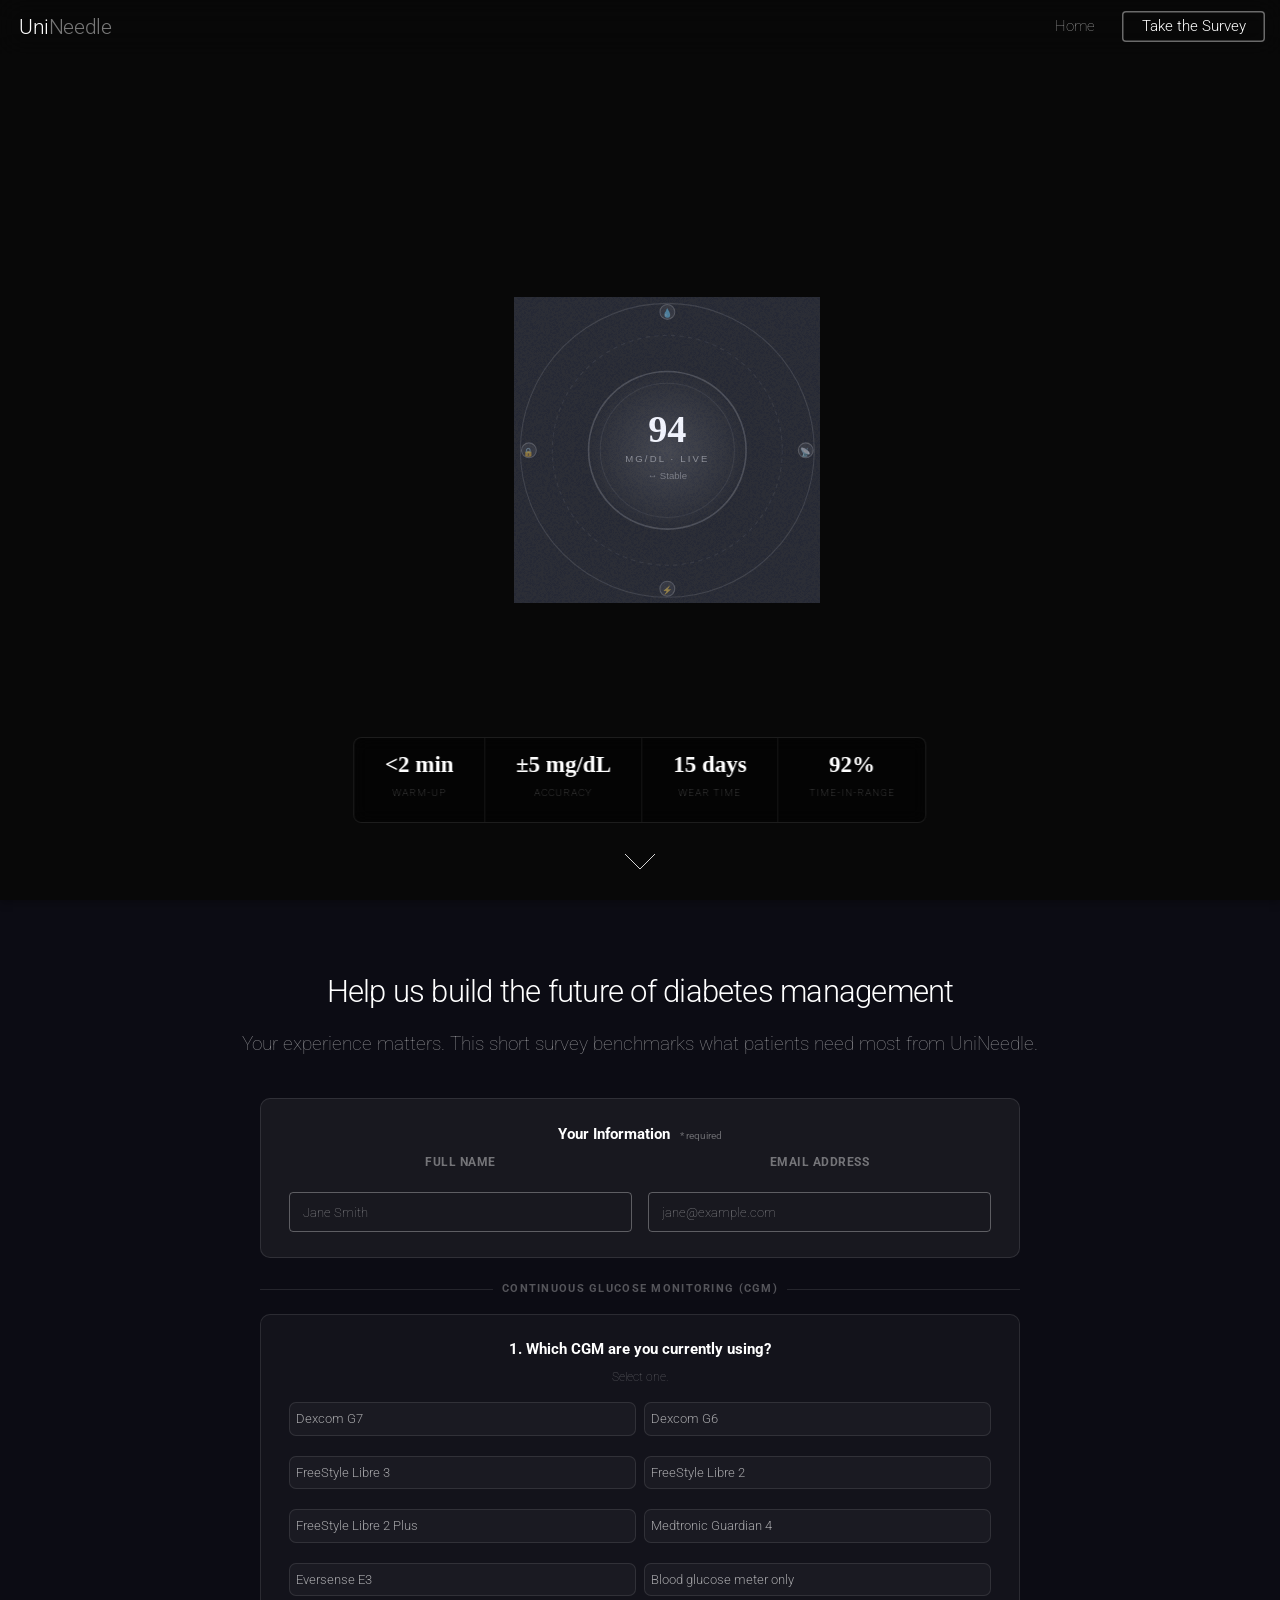
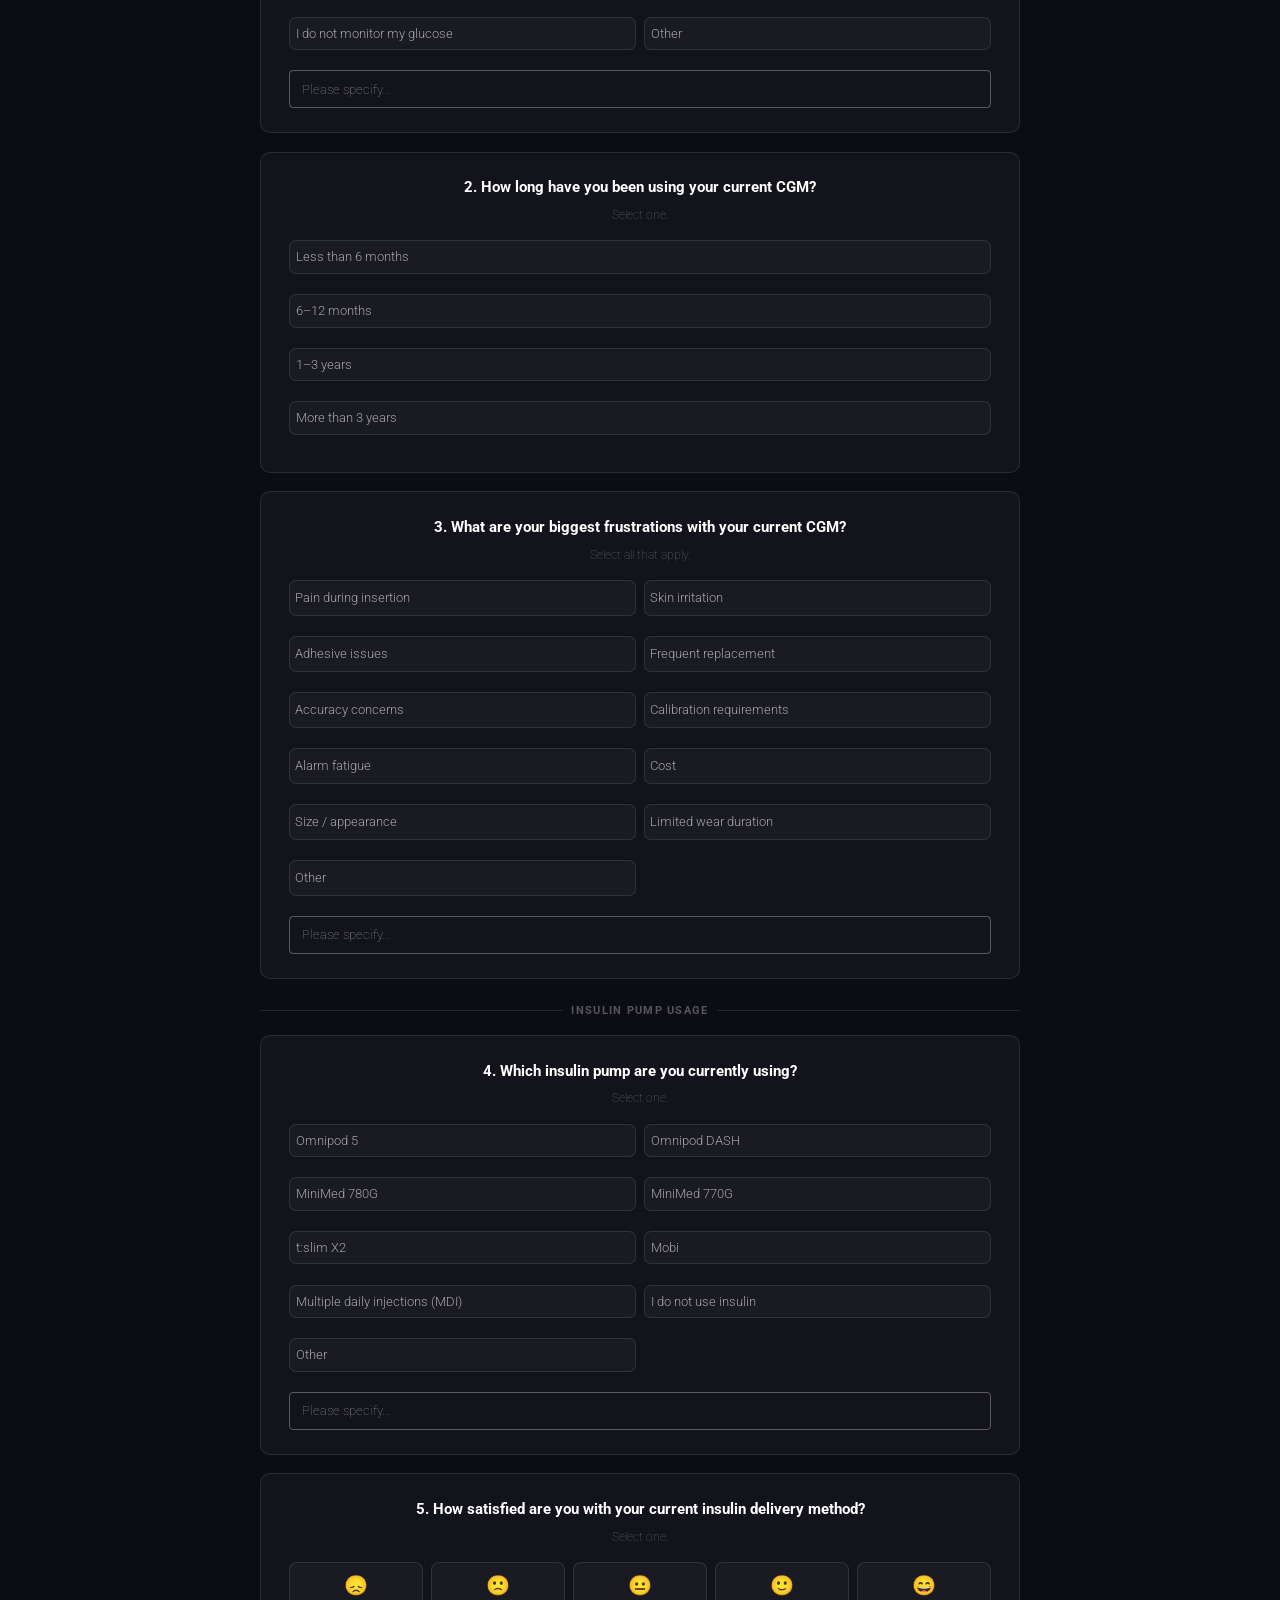
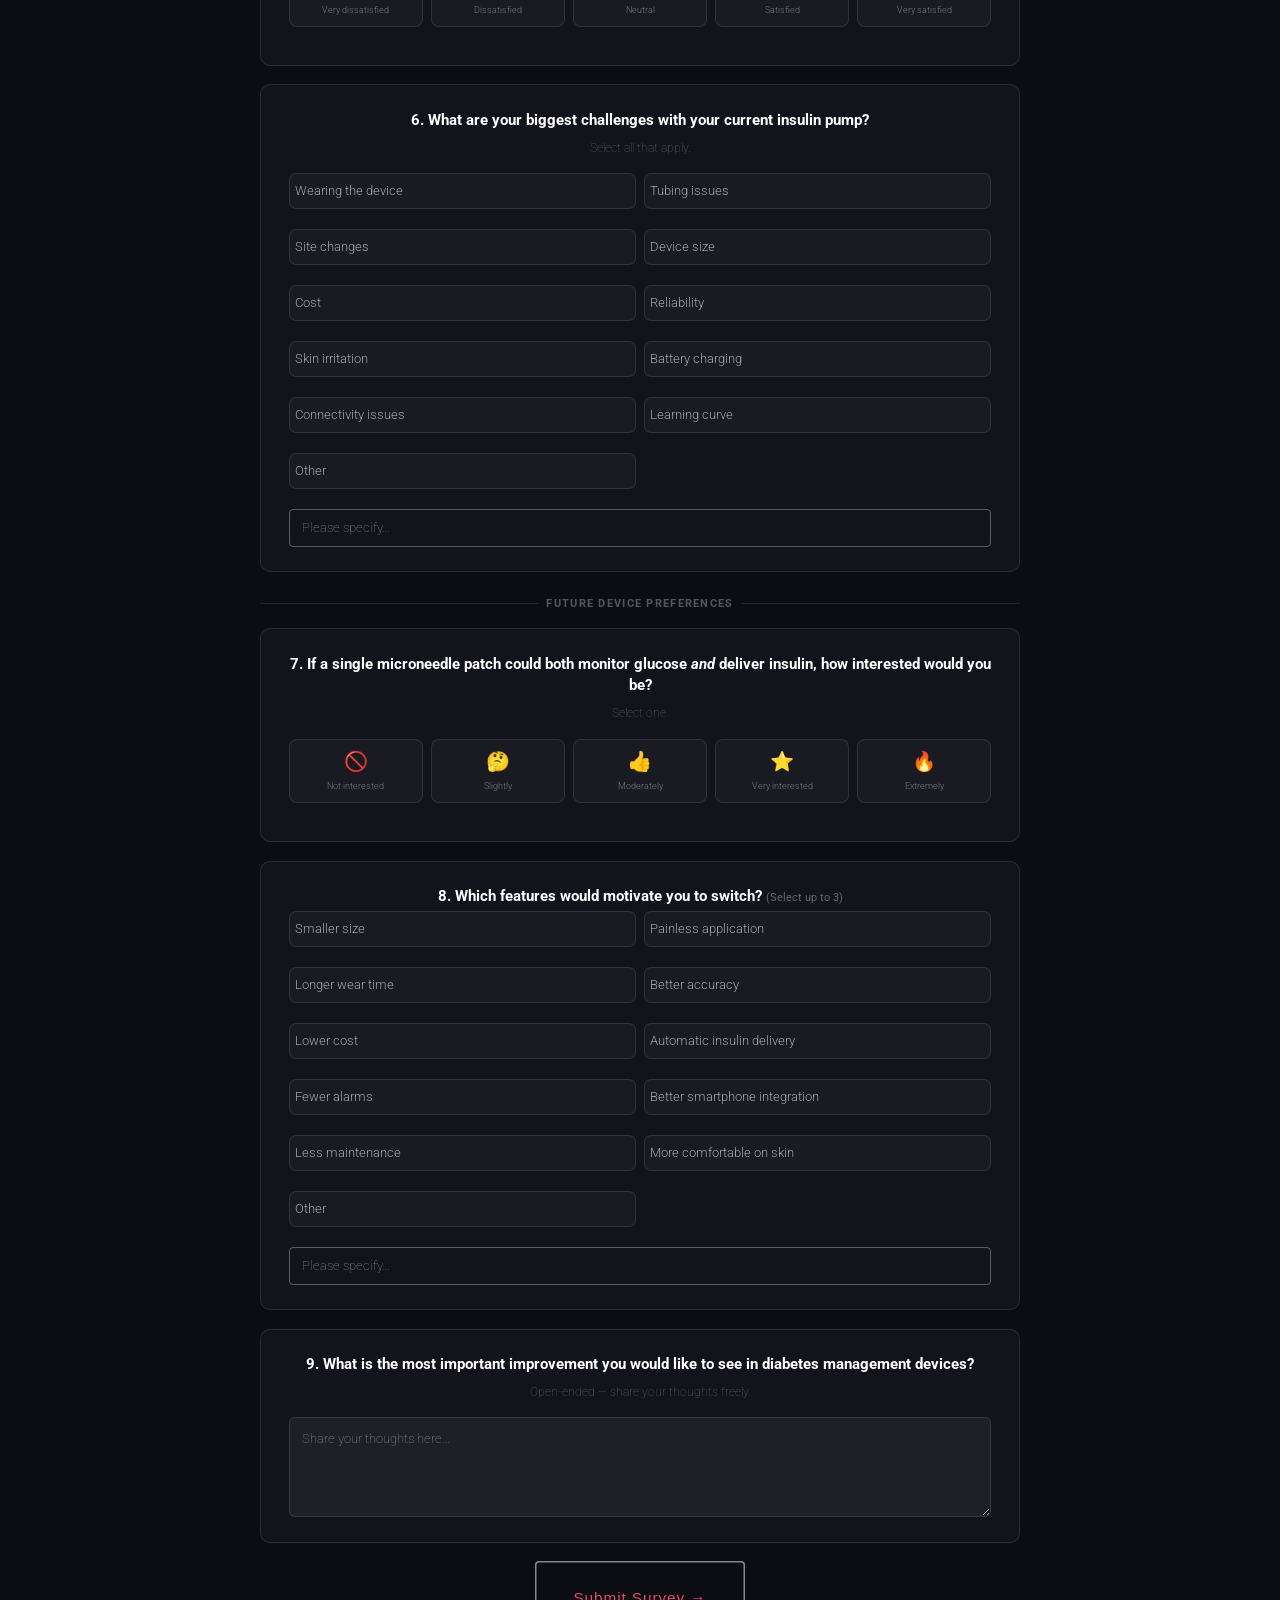
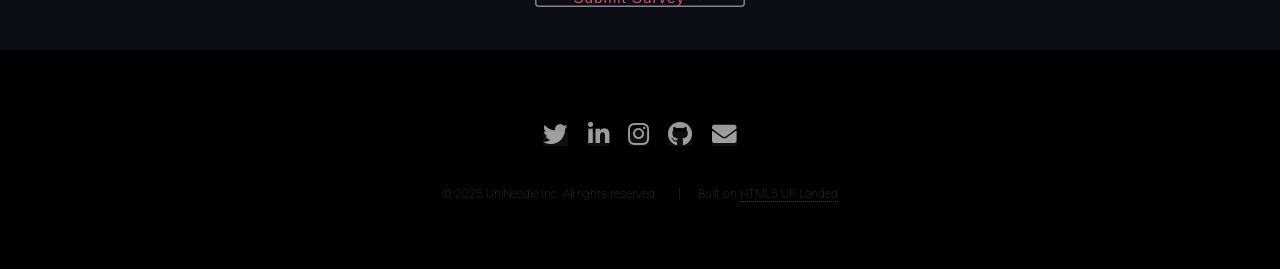
<file: index.html>
<!DOCTYPE HTML>
<!--
	Based on Landed by HTML5 UP — html5up.net | @ajlkn
	Adapted for UniNeedle — Closed-Loop Glucose Intelligence
-->
<html>
<head>
	<title>UniNeedle — Closed-Loop Glucose Intelligence</title>
	<meta charset="utf-8" />
	<meta name="viewport" content="width=device-width, initial-scale=1, user-scalable=no" />
	<link rel="stylesheet" href="assets/css/main.css" />
	<link rel="stylesheet" href="assets/css/unineedle.css" />
	<noscript><link rel="stylesheet" href="assets/css/noscript.css" /></noscript>
</head>
<body class="is-preload landing">
<div id="page-wrapper">

<!-- ── HEADER ── -->
<header id="header">
	<h1 id="logo"><a href="index.html">Uni<span class="logo-accent">Needle</span></a></h1>
	<nav id="nav">
		<ul>
			<li><a href="#banner">Home</a></li>
			<li><a href="#survey" class="button primary">Take the Survey</a></li>
		</ul>
	</nav>
</header>

<!-- ── BANNER ── -->
<section id="banner">
	<div class="content">
		<header>
			<!-- <h2>One patch.<br />Two functions.<br />Zero compromise.</h2> -->
			<!-- <p>UniNeedle is a single microneedle patch that continuously<br />
			monitors glucose <em>and</em> delivers insulin — automatically.</p> -->
		</header>
		<span class="image">
			<!-- Animated device SVG replacing pic01.jpg -->
			<svg id="device-svg" viewBox="0 0 288 288" xmlns="http://www.w3.org/2000/svg">
				<defs>
					<radialGradient id="coreGrad" cx="50%" cy="50%" r="50%">
						<stop offset="0%" stop-color="#2a2a2a"/>
						<stop offset="100%" stop-color="#0a0a0a"/>
					</radialGradient>
				</defs>
				<!-- Outer ring -->
				<circle cx="144" cy="144" r="138" fill="none" stroke="rgba(255,255,255,0.12)" stroke-width="1"/>
				<!-- Middle ring dashed -->
				<circle cx="144" cy="144" r="108" fill="none" stroke="rgba(255,255,255,0.07)" stroke-width="1" stroke-dasharray="4 4"/>
				<!-- Core -->
				<circle cx="144" cy="144" r="74" fill="url(#coreGrad)" stroke="rgba(255,255,255,0.18)" stroke-width="1.5"/>
				<circle cx="144" cy="144" r="63" fill="none" stroke="rgba(255,255,255,0.07)" stroke-width="1"/>
				<!-- Reading text -->
				<text x="144" y="136" text-anchor="middle" font-family="Georgia,serif" font-size="36" font-weight="600" fill="#ffffff" id="svg-reading">94</text>
				<text x="144" y="155" text-anchor="middle" font-family="sans-serif" font-size="9" letter-spacing="2" fill="rgba(255,255,255,0.45)">MG/DL · LIVE</text>
				<text x="144" y="171" text-anchor="middle" font-family="sans-serif" font-size="9" fill="rgba(255,255,255,0.35)">↔ Stable</text>
				<!-- Orbit pips -->
				<circle cx="144" cy="14"  r="7" fill="#1a1a1a" stroke="rgba(255,255,255,0.2)" stroke-width="1"/>
				<circle cx="274" cy="144" r="7" fill="#1a1a1a" stroke="rgba(255,255,255,0.2)" stroke-width="1"/>
				<circle cx="144" cy="274" r="7" fill="#1a1a1a" stroke="rgba(255,255,255,0.2)" stroke-width="1"/>
				<circle cx="14"  cy="144" r="7" fill="#1a1a1a" stroke="rgba(255,255,255,0.2)" stroke-width="1"/>
				<!-- pip icons -->
				<text x="144" y="18"  text-anchor="middle" font-size="8" fill="rgba(255,255,255,0.5)">💧</text>
				<text x="274" y="148" text-anchor="middle" font-size="8" fill="rgba(255,255,255,0.5)">📡</text>
				<text x="144" y="278" text-anchor="middle" font-size="8" fill="rgba(255,255,255,0.5)">⚡</text>
				<text x="14"  y="148" text-anchor="middle" font-size="8" fill="rgba(255,255,255,0.5)">🔒</text>
			</svg>
		</span>
	</div>
	<!-- Stats strip inside banner -->
	<div class="banner-stats">
		<div class="bstat"><span class="bstat-num">&lt;2 min</span><span class="bstat-lbl">Warm-up</span></div>
		<div class="bstat"><span class="bstat-num">±5 mg/dL</span><span class="bstat-lbl">Accuracy</span></div>
		<div class="bstat"><span class="bstat-num">15 days</span><span class="bstat-lbl">Wear time</span></div>
		<div class="bstat"><span class="bstat-num">92%</span><span class="bstat-lbl">Time-in-range</span></div>
	</div>
	<a href="#survey" class="goto-next scrolly">Next</a>
</section>

<!-- ── FIVE · SURVEY (wrapper style2 special fade) ── -->
<section id="survey" class="wrapper style2 special fade">
	<div class="container">
		<header>
			<h2>Help us build the future of diabetes management</h2>
			<p>Your experience matters. This short survey benchmarks what patients need most from UniNeedle.</p>
		</header>

		<div class="survey-form" id="surveyForm">

			<!-- Identity -->
			<div class="s-card identity">
				<div class="q-label">Your Information <span class="req">* required</span></div>
				<div class="s-row-2">
					<div class="s-field">
						<label for="s-name">Full Name</label>
						<input type="text" id="s-name" placeholder="Jane Smith" class="s-input" />
					</div>
					<div class="s-field">
						<label for="s-email">Email Address</label>
						<input type="email" id="s-email" placeholder="jane@example.com" class="s-input" />
					</div>
				</div>
			</div>

			<div class="s-divider">Continuous Glucose Monitoring (CGM)</div>

			<div class="s-card">
				<div class="q-label">1. Which CGM are you currently using?</div>
				<div class="q-hint">Select one.</div>
				<div class="opts-grid">
					<label class="opt"><input type="radio" name="cgm_device" value="Dexcom G7"/><span>Dexcom G7</span></label>
					<label class="opt"><input type="radio" name="cgm_device" value="Dexcom G6"/><span>Dexcom G6</span></label>
					<label class="opt"><input type="radio" name="cgm_device" value="FreeStyle Libre 3"/><span>FreeStyle Libre 3</span></label>
					<label class="opt"><input type="radio" name="cgm_device" value="FreeStyle Libre 2"/><span>FreeStyle Libre 2</span></label>
					<label class="opt"><input type="radio" name="cgm_device" value="FreeStyle Libre 2 Plus"/><span>FreeStyle Libre 2 Plus</span></label>
					<label class="opt"><input type="radio" name="cgm_device" value="Medtronic Guardian 4"/><span>Medtronic Guardian 4</span></label>
					<label class="opt"><input type="radio" name="cgm_device" value="Eversense E3"/><span>Eversense E3</span></label>
					<label class="opt"><input type="radio" name="cgm_device" value="Blood glucose meter only"/><span>Blood glucose meter only</span></label>
					<label class="opt"><input type="radio" name="cgm_device" value="No monitoring"/><span>I do not monitor my glucose</span></label>
					<label class="opt"><input type="radio" name="cgm_device" value="Other CGM"/><span>Other</span></label>
				</div>
				<input class="other-inp" id="cgm_other" type="text" placeholder="Please specify…" />
			</div>

			<div class="s-card">
				<div class="q-label">2. How long have you been using your current CGM?</div>
				<div class="q-hint">Select one.</div>
				<div class="opts-grid one-col">
					<label class="opt"><input type="radio" name="cgm_dur" value="Less than 6 months"/><span>Less than 6 months</span></label>
					<label class="opt"><input type="radio" name="cgm_dur" value="6–12 months"/><span>6–12 months</span></label>
					<label class="opt"><input type="radio" name="cgm_dur" value="1–3 years"/><span>1–3 years</span></label>
					<label class="opt"><input type="radio" name="cgm_dur" value="More than 3 years"/><span>More than 3 years</span></label>
				</div>
			</div>

			<div class="s-card">
				<div class="q-label">3. What are your biggest frustrations with your current CGM?</div>
				<div class="q-hint">Select all that apply.</div>
				<div class="opts-grid">
					<label class="opt"><input type="checkbox" name="cgm_frust" value="Pain during insertion"/><span>Pain during insertion</span></label>
					<label class="opt"><input type="checkbox" name="cgm_frust" value="Skin irritation"/><span>Skin irritation</span></label>
					<label class="opt"><input type="checkbox" name="cgm_frust" value="Adhesive issues"/><span>Adhesive issues</span></label>
					<label class="opt"><input type="checkbox" name="cgm_frust" value="Frequent replacement"/><span>Frequent replacement</span></label>
					<label class="opt"><input type="checkbox" name="cgm_frust" value="Accuracy concerns"/><span>Accuracy concerns</span></label>
					<label class="opt"><input type="checkbox" name="cgm_frust" value="Calibration requirements"/><span>Calibration requirements</span></label>
					<label class="opt"><input type="checkbox" name="cgm_frust" value="Alarm fatigue"/><span>Alarm fatigue</span></label>
					<label class="opt"><input type="checkbox" name="cgm_frust" value="Cost"/><span>Cost</span></label>
					<label class="opt"><input type="checkbox" name="cgm_frust" value="Size/appearance"/><span>Size / appearance</span></label>
					<label class="opt"><input type="checkbox" name="cgm_frust" value="Limited wear duration"/><span>Limited wear duration</span></label>
					<label class="opt"><input type="checkbox" name="cgm_frust" value="Other frustration"/><span>Other</span></label>
				</div>
				<input class="other-inp" id="cgm_frust_other" type="text" placeholder="Please specify…" />
			</div>

			<div class="s-divider">Insulin Pump Usage</div>

			<div class="s-card">
				<div class="q-label">4. Which insulin pump are you currently using?</div>
				<div class="q-hint">Select one.</div>
				<div class="opts-grid">
					<label class="opt"><input type="radio" name="pump" value="Omnipod 5"/><span>Omnipod 5</span></label>
					<label class="opt"><input type="radio" name="pump" value="Omnipod DASH"/><span>Omnipod DASH</span></label>
					<label class="opt"><input type="radio" name="pump" value="MiniMed 780G"/><span>MiniMed 780G</span></label>
					<label class="opt"><input type="radio" name="pump" value="MiniMed 770G"/><span>MiniMed 770G</span></label>
					<label class="opt"><input type="radio" name="pump" value="t:slim X2"/><span>t:slim X2</span></label>
					<label class="opt"><input type="radio" name="pump" value="Mobi"/><span>Mobi</span></label>
					<label class="opt"><input type="radio" name="pump" value="MDI"/><span>Multiple daily injections (MDI)</span></label>
					<label class="opt"><input type="radio" name="pump" value="No insulin"/><span>I do not use insulin</span></label>
					<label class="opt"><input type="radio" name="pump" value="Other pump"/><span>Other</span></label>
				</div>
				<input class="other-inp" id="pump_other" type="text" placeholder="Please specify…" />
			</div>

			<div class="s-card">
				<div class="q-label">5. How satisfied are you with your current insulin delivery method?</div>
				<div class="q-hint">Select one.</div>
				<div class="likert-row">
					<label class="lik"><input type="radio" name="pump_sat" value="Very dissatisfied"/><span class="em">😞</span><span class="lt">Very dissatisfied</span></label>
					<label class="lik"><input type="radio" name="pump_sat" value="Dissatisfied"/><span class="em">🙁</span><span class="lt">Dissatisfied</span></label>
					<label class="lik"><input type="radio" name="pump_sat" value="Neutral"/><span class="em">😐</span><span class="lt">Neutral</span></label>
					<label class="lik"><input type="radio" name="pump_sat" value="Satisfied"/><span class="em">🙂</span><span class="lt">Satisfied</span></label>
					<label class="lik"><input type="radio" name="pump_sat" value="Very satisfied"/><span class="em">😄</span><span class="lt">Very satisfied</span></label>
				</div>
			</div>

			<div class="s-card">
				<div class="q-label">6. What are your biggest challenges with your current insulin pump?</div>
				<div class="q-hint">Select all that apply.</div>
				<div class="opts-grid">
					<label class="opt"><input type="checkbox" name="pump_chal" value="Wearing the device"/><span>Wearing the device</span></label>
					<label class="opt"><input type="checkbox" name="pump_chal" value="Tubing issues"/><span>Tubing issues</span></label>
					<label class="opt"><input type="checkbox" name="pump_chal" value="Site changes"/><span>Site changes</span></label>
					<label class="opt"><input type="checkbox" name="pump_chal" value="Device size"/><span>Device size</span></label>
					<label class="opt"><input type="checkbox" name="pump_chal" value="Cost"/><span>Cost</span></label>
					<label class="opt"><input type="checkbox" name="pump_chal" value="Reliability"/><span>Reliability</span></label>
					<label class="opt"><input type="checkbox" name="pump_chal" value="Skin irritation"/><span>Skin irritation</span></label>
					<label class="opt"><input type="checkbox" name="pump_chal" value="Battery charging"/><span>Battery charging</span></label>
					<label class="opt"><input type="checkbox" name="pump_chal" value="Connectivity issues"/><span>Connectivity issues</span></label>
					<label class="opt"><input type="checkbox" name="pump_chal" value="Learning curve"/><span>Learning curve</span></label>
					<label class="opt"><input type="checkbox" name="pump_chal" value="Other pump challenge"/><span>Other</span></label>
				</div>
				<input class="other-inp" id="pump_chal_other" type="text" placeholder="Please specify…" />
			</div>

			<div class="s-divider">Future Device Preferences</div>

			<div class="s-card">
				<div class="q-label">7. If a single microneedle patch could both monitor glucose <em>and</em> deliver insulin, how interested would you be?</div>
				<div class="q-hint">Select one.</div>
				<div class="likert-row">
					<label class="lik"><input type="radio" name="interest" value="Not interested"/><span class="em">🚫</span><span class="lt">Not interested</span></label>
					<label class="lik"><input type="radio" name="interest" value="Slightly interested"/><span class="em">🤔</span><span class="lt">Slightly</span></label>
					<label class="lik"><input type="radio" name="interest" value="Moderately interested"/><span class="em">👍</span><span class="lt">Moderately</span></label>
					<label class="lik"><input type="radio" name="interest" value="Very interested"/><span class="em">⭐</span><span class="lt">Very interested</span></label>
					<label class="lik"><input type="radio" name="interest" value="Extremely interested"/><span class="em">🔥</span><span class="lt">Extremely</span></label>
				</div>
			</div>

			<div class="s-card">
				<div class="q-label">8. Which features would motivate you to switch? <span class="q-hint-inline">(Select up to 3)</span></div>
				<div class="opts-grid" id="switch_grid">
					<label class="opt"><input type="checkbox" name="switch" value="Smaller size"/><span>Smaller size</span></label>
					<label class="opt"><input type="checkbox" name="switch" value="Painless application"/><span>Painless application</span></label>
					<label class="opt"><input type="checkbox" name="switch" value="Longer wear time"/><span>Longer wear time</span></label>
					<label class="opt"><input type="checkbox" name="switch" value="Better accuracy"/><span>Better accuracy</span></label>
					<label class="opt"><input type="checkbox" name="switch" value="Lower cost"/><span>Lower cost</span></label>
					<label class="opt"><input type="checkbox" name="switch" value="Automatic insulin delivery"/><span>Automatic insulin delivery</span></label>
					<label class="opt"><input type="checkbox" name="switch" value="Fewer alarms"/><span>Fewer alarms</span></label>
					<label class="opt"><input type="checkbox" name="switch" value="Better smartphone integration"/><span>Better smartphone integration</span></label>
					<label class="opt"><input type="checkbox" name="switch" value="Less maintenance"/><span>Less maintenance</span></label>
					<label class="opt"><input type="checkbox" name="switch" value="More comfortable on skin"/><span>More comfortable on skin</span></label>
					<label class="opt"><input type="checkbox" name="switch" value="Other switch"/><span>Other</span></label>
				</div>
				<input class="other-inp" id="switch_other" type="text" placeholder="Please specify…" />
				<div class="limit-msg" id="switch_msg">Maximum 3 selections reached.</div>
			</div>

			<div class="s-card">
				<div class="q-label">9. What is the most important improvement you would like to see in diabetes management devices?</div>
				<div class="q-hint">Open-ended — share your thoughts freely.</div>
				<textarea class="s-textarea" name="open_response" placeholder="Share your thoughts here…"></textarea>
			</div>

			<div style="text-align:center;margin-top:1em">
				<button type="button" class="button primary large" onclick="submitSurvey()">Submit Survey →</button>
			</div>

			<div class="survey-success" id="surveySuccess">
				<div class="tick">✅</div>
				<h3>Thank you for your response!</h3>
				<p>Your insights directly shape the future of UniNeedle. We'll be in touch if we have follow-up questions.</p>
			</div>
		</div>
	</div>
</section>

<!-- ── FOOTER ── -->
<footer id="footer">
	<ul class="icons">
		<li><a href="#" class="icon brands alt fa-twitter"><span class="label">Twitter</span></a></li>
		<li><a href="#" class="icon brands alt fa-linkedin-in"><span class="label">LinkedIn</span></a></li>
		<li><a href="#" class="icon brands alt fa-instagram"><span class="label">Instagram</span></a></li>
		<li><a href="#" class="icon brands alt fa-github"><span class="label">GitHub</span></a></li>
		<li><a href="mailto:hello@unineedle.com" class="icon solid alt fa-envelope"><span class="label">Email</span></a></li>
	</ul>
	<ul class="copyright">
		<li>&copy; 2025 UniNeedle Inc. All rights reserved.</li>
		<li>Built on <a href="http://html5up.net">HTML5 UP Landed</a></li>
	</ul>
</footer>

</div><!-- /page-wrapper -->

<!-- Scripts (original Landed JS — untouched) -->
<script src="assets/js/jquery.min.js"></script>
<script src="assets/js/jquery.scrolly.min.js"></script>
<script src="assets/js/jquery.dropotron.min.js"></script>
<script src="assets/js/jquery.scrollex.min.js"></script>
<script src="assets/js/browser.min.js"></script>
<script src="assets/js/breakpoints.min.js"></script>
<script src="assets/js/util.js"></script>
<script src="assets/js/main.js"></script>

<script>
// Live glucose animation
let g = 94;
setInterval(() => {
	g += (Math.random() - 0.5) * 2.5;
	g = Math.max(80, Math.min(112, g));
	const el = document.getElementById('svg-reading');
	if (el) el.textContent = Math.round(g);
}, 3000);

// "Other" field reveal
function revealOther(name, inputId, matchVal) {
	document.addEventListener('change', e => {
		if (e.target.name !== name) return;
		const inp = document.getElementById(inputId);
		if (!inp) return;
		if (e.target.type === 'radio') {
			inp.style.display = e.target.value === matchVal ? 'block' : 'none';
		} else {
			const cb = document.querySelector(`input[name="${name}"][value="${matchVal}"]`);
			inp.style.display = cb && cb.checked ? 'block' : 'none';
		}
	});
}
revealOther('cgm_device', 'cgm_other',      'Other CGM');
revealOther('cgm_frust',  'cgm_frust_other','Other frustration');
revealOther('pump',       'pump_other',      'Other pump');
revealOther('pump_chal',  'pump_chal_other', 'Other pump challenge');
revealOther('switch',     'switch_other',    'Other switch');

// Max-3 on switch features
document.addEventListener('change', e => {
	if (e.target.name !== 'switch') return;
	const msg = document.getElementById('switch_msg');
	const checked = document.querySelectorAll('input[name="switch"]:checked');
	if (checked.length > 3) { e.target.checked = false; msg.style.display = 'block'; }
	else msg.style.display = 'none';
	const atLimit = document.querySelectorAll('input[name="switch"]:checked').length >= 3;
	document.querySelectorAll('input[name="switch"]').forEach(cb => {
		const lbl = cb.closest('.opt');
		if (lbl) lbl.style.opacity = (!cb.checked && atLimit) ? '0.4' : '1';
	});
});

// Submit
function submitSurvey() {
	const name  = document.getElementById('s-name').value.trim();
	const email = document.getElementById('s-email').value.trim();
	document.getElementById('s-name').style.borderColor  = '';
	document.getElementById('s-email').style.borderColor = '';
	if (!name)  { document.getElementById('s-name').style.borderColor  = '#e44c65'; document.getElementById('s-name').focus();  return; }
	if (!email || !/^[^\s@]+@[^\s@]+\.[^\s@]+$/.test(email)) {
		document.getElementById('s-email').style.borderColor = '#e44c65'; document.getElementById('s-email').focus(); return;
	}
	const getVals = (nm, othId, othVal) => {
		const vals = Array.from(document.querySelectorAll(`input[name="${nm}"]:checked`)).map(e => e.value);
		if (othId) {
			const inp = document.getElementById(othId);
			if (inp && inp.style.display !== 'none' && inp.value.trim()) {
				const i = vals.findIndex(v => v === othVal);
				if (i !== -1) vals[i] = 'Other: ' + inp.value.trim();
			}
		}
		return vals.join('; ') || '—';
	};
	const data = {
		name, email,
		cgm_device:        getVals('cgm_device', 'cgm_other',       'Other CGM'),
		cgm_duration:      getVals('cgm_dur',    null,               null),
		cgm_frustrations:  getVals('cgm_frust',  'cgm_frust_other', 'Other frustration'),
		pump_device:       getVals('pump',        'pump_other',      'Other pump'),
		pump_satisfaction: getVals('pump_sat',    null,               null),
		pump_challenges:   getVals('pump_chal',   'pump_chal_other', 'Other pump challenge'),
		patch_interest:    getVals('interest',    null,               null),
		switch_features:   getVals('switch',      'switch_other',    'Other switch'),
		open_response:     document.querySelector('textarea[name="open_response"]').value.trim() || '—'
	};

	const APPS_SCRIPT_URL = 'https://script.google.com/macros/s/AKfycbx7SOqoai_QipsWNTBAAHrlOEmjW-18LYUl_BPpQe-e8HQALW-gb2SH3r38vb9CeY-m/exec';
	const btn = document.querySelector('.survey-form .button.primary');
	btn.textContent = 'Submitting…';
	btn.disabled = true;

	fetch(APPS_SCRIPT_URL, {
		method: 'POST', mode: 'no-cors',
		headers: { 'Content-Type': 'application/json' },
		body: JSON.stringify(data)
	})
	.then(() => {
		document.querySelectorAll('.s-card, .s-divider, .survey-form > div:last-of-type').forEach(el => el.style.display = 'none');
		const s = document.getElementById('surveySuccess');
		s.style.display = 'block';
		s.scrollIntoView({ behavior: 'smooth', block: 'center' });
	})
	.catch(() => {
		btn.textContent = 'Submit Survey →';
		btn.disabled = false;
		alert('Something went wrong. Please try again.');
	});
}
</script>
</body>
</html>
</file>
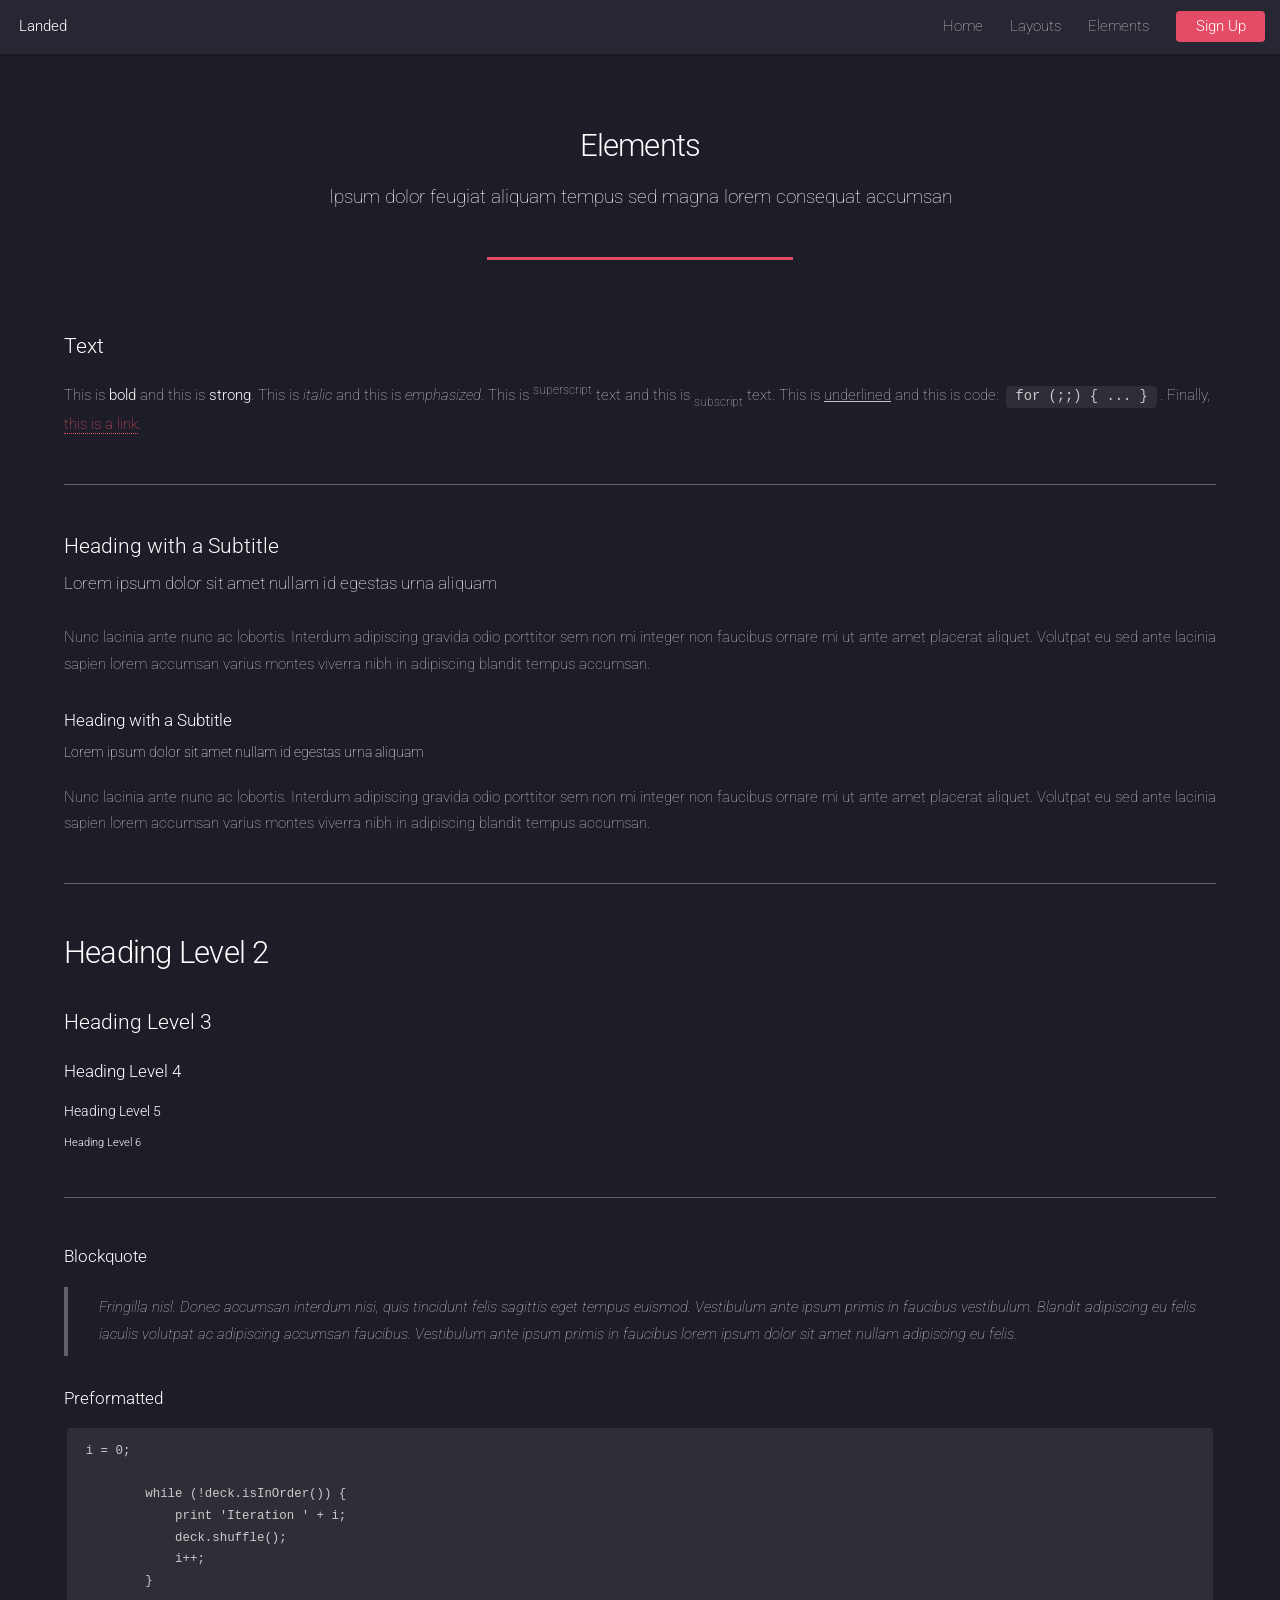
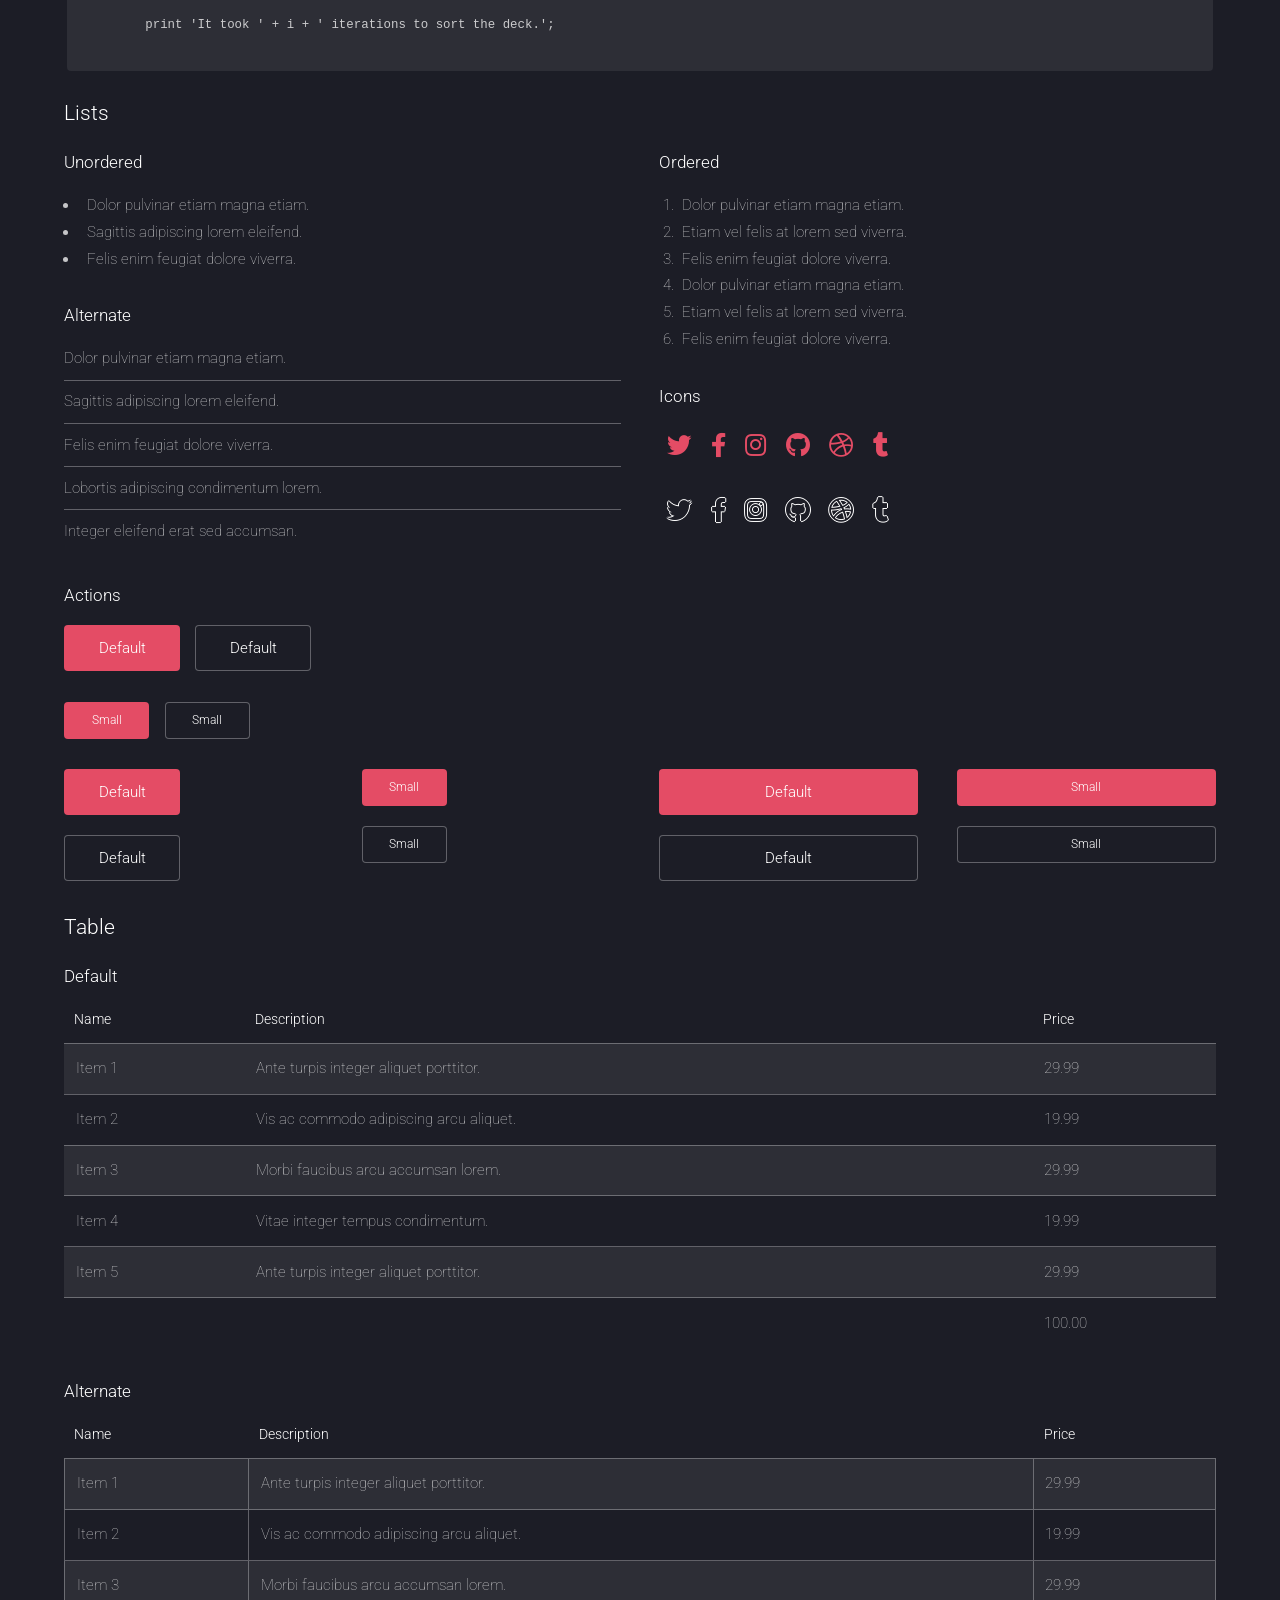
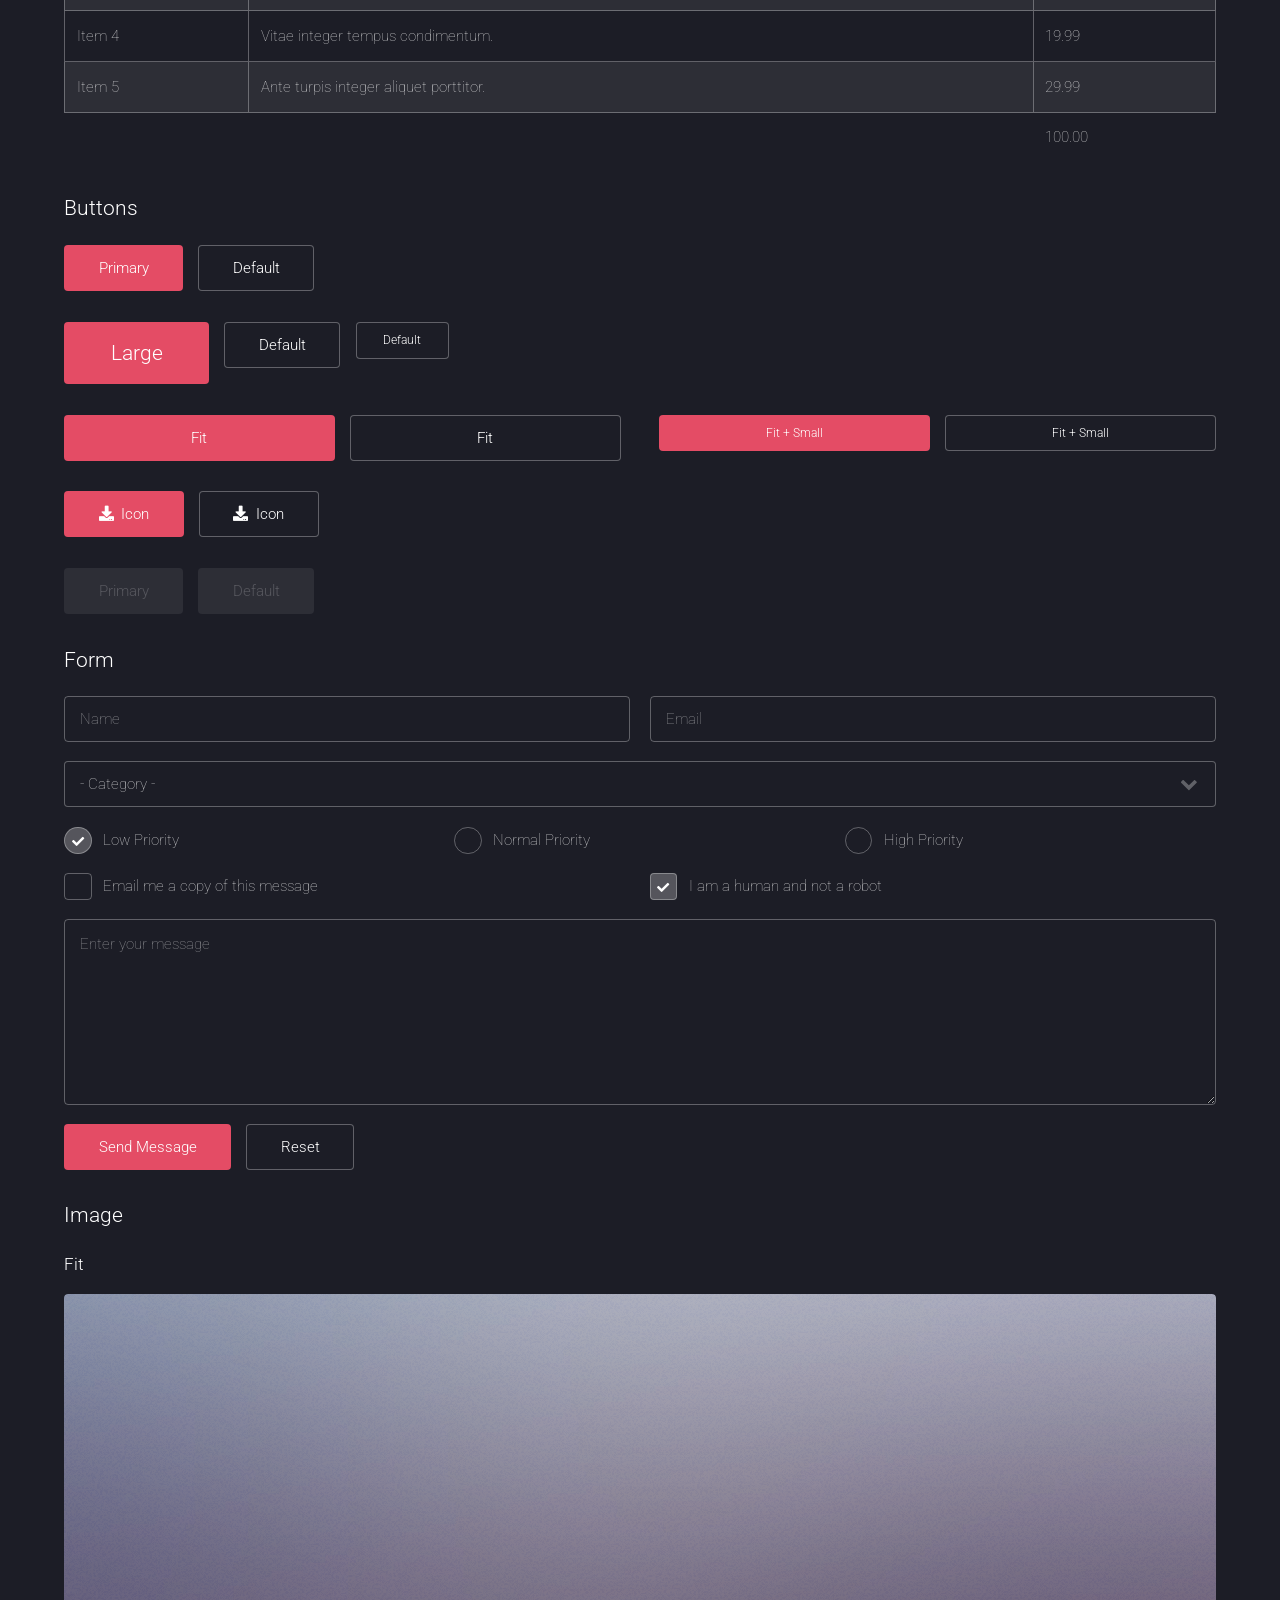
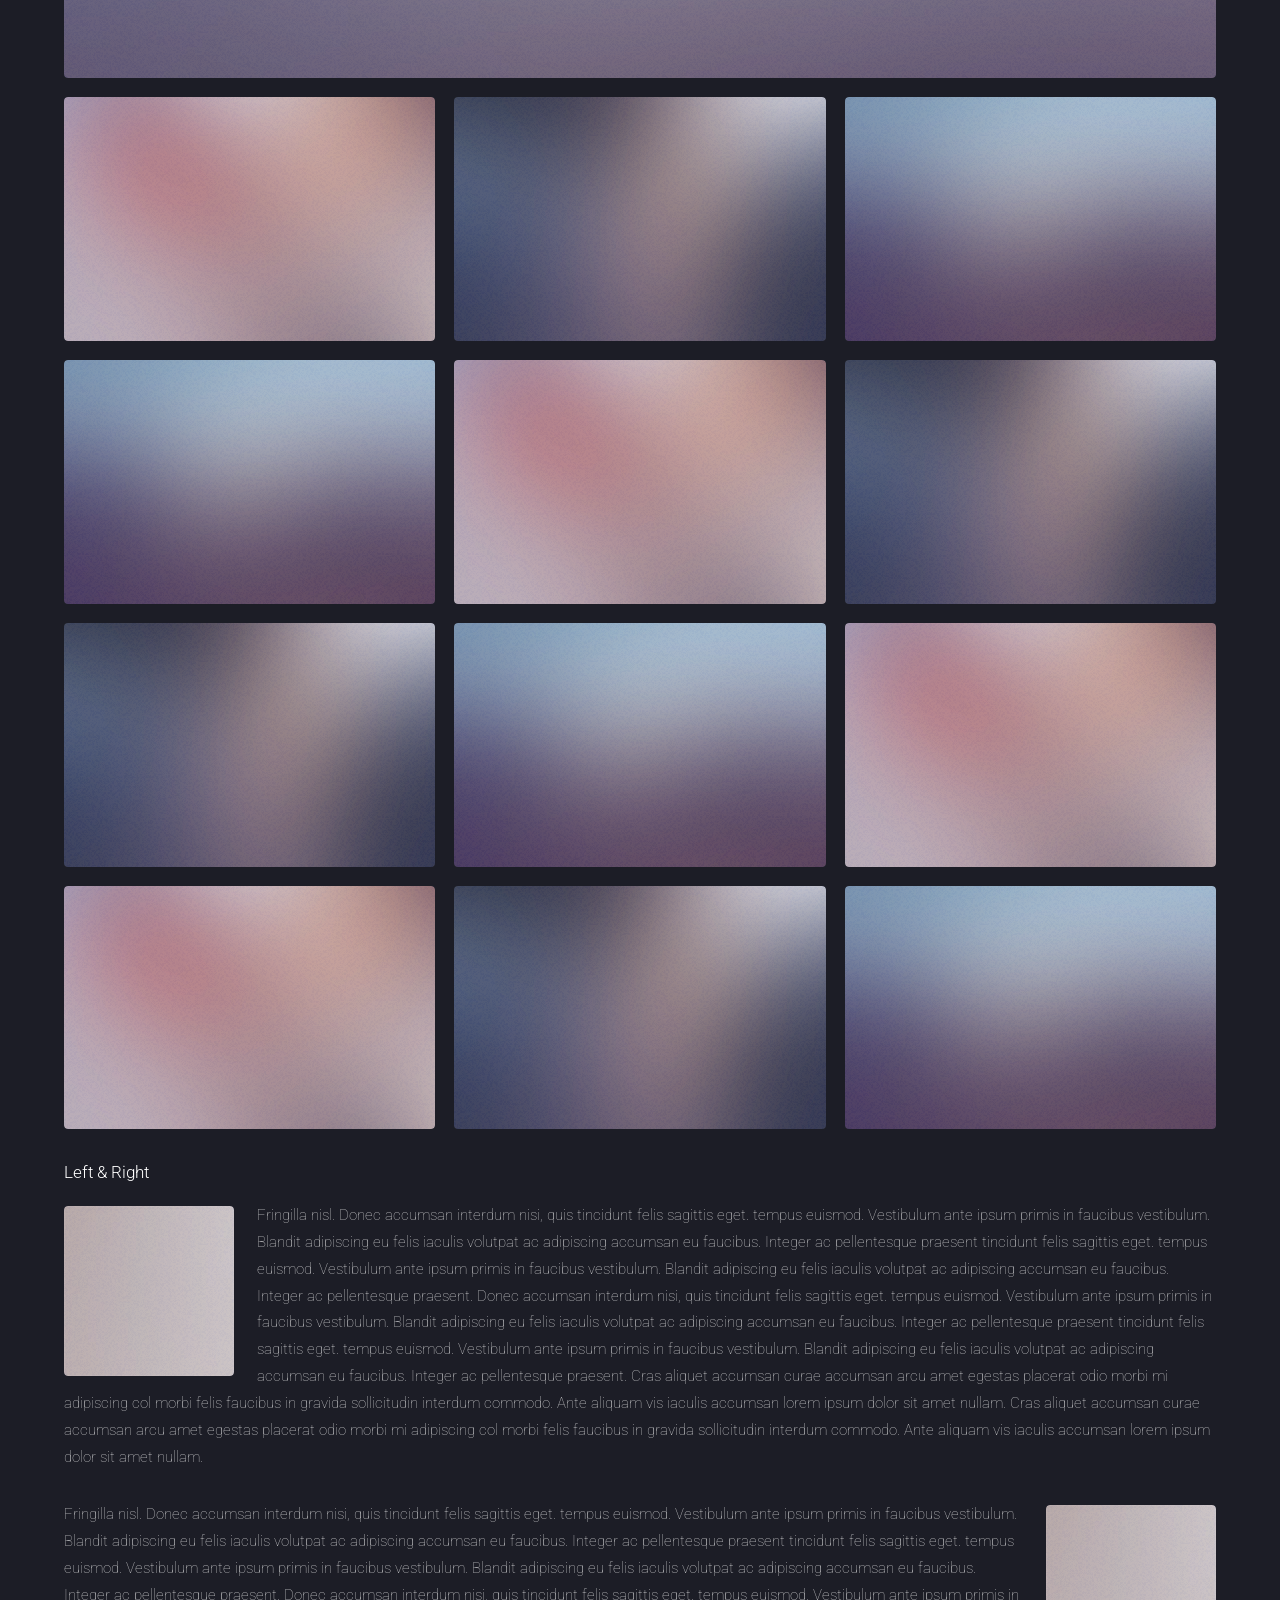
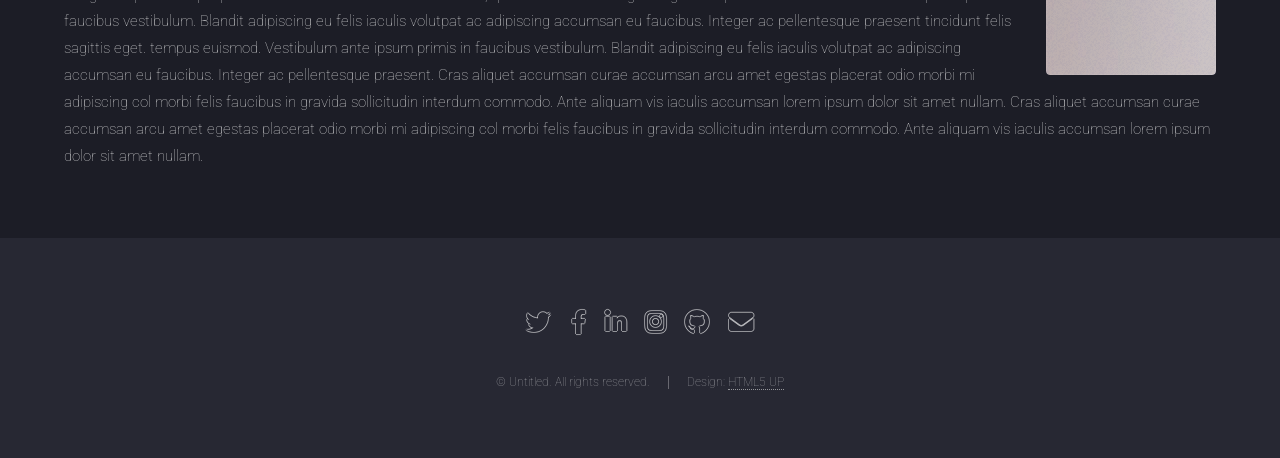
<file: elements.html>
<!DOCTYPE HTML>
<!--
	Landed by HTML5 UP
	html5up.net | @ajlkn
	Free for personal and commercial use under the CCA 3.0 license (html5up.net/license)
-->
<html>
	<head>
		<title>Elements - Landed by HTML5 UP</title>
		<meta charset="utf-8" />
		<meta name="viewport" content="width=device-width, initial-scale=1, user-scalable=no" />
		<link rel="stylesheet" href="assets/css/main.css" />
		<noscript><link rel="stylesheet" href="assets/css/noscript.css" /></noscript>
	</head>
	<body class="is-preload">
		<div id="page-wrapper">

			<!-- Header -->
				<header id="header">
					<h1 id="logo"><a href="index.html">Landed</a></h1>
					<nav id="nav">
						<ul>
							<li><a href="index.html">Home</a></li>
							<li>
								<a href="#">Layouts</a>
								<ul>
									<li><a href="left-sidebar.html">Left Sidebar</a></li>
									<li><a href="right-sidebar.html">Right Sidebar</a></li>
									<li><a href="no-sidebar.html">No Sidebar</a></li>
									<li>
										<a href="#">Submenu</a>
										<ul>
											<li><a href="#">Option 1</a></li>
											<li><a href="#">Option 2</a></li>
											<li><a href="#">Option 3</a></li>
											<li><a href="#">Option 4</a></li>
										</ul>
									</li>
								</ul>
							</li>
							<li><a href="elements.html">Elements</a></li>
							<li><a href="#" class="button primary">Sign Up</a></li>
						</ul>
					</nav>
				</header>

			<!-- Main -->
				<div id="main" class="wrapper style1">
					<div class="container">
						<header class="major">
							<h2>Elements</h2>
							<p>Ipsum dolor feugiat aliquam tempus sed magna lorem consequat accumsan</p>
						</header>

						<!-- Text -->
							<section>
								<h3>Text</h3>
								<p>This is <b>bold</b> and this is <strong>strong</strong>. This is <i>italic</i> and this is <em>emphasized</em>.
								This is <sup>superscript</sup> text and this is <sub>subscript</sub> text.
								This is <u>underlined</u> and this is code: <code>for (;;) { ... }</code>. Finally, <a href="#">this is a link</a>.</p>

								<hr />

								<header>
									<h3>Heading with a Subtitle</h3>
									<p>Lorem ipsum dolor sit amet nullam id egestas urna aliquam</p>
								</header>
								<p>Nunc lacinia ante nunc ac lobortis. Interdum adipiscing gravida odio porttitor sem non mi integer non faucibus ornare mi ut ante amet placerat aliquet. Volutpat eu sed ante lacinia sapien lorem accumsan varius montes viverra nibh in adipiscing blandit tempus accumsan.</p>
								<header>
									<h4>Heading with a Subtitle</h4>
									<p>Lorem ipsum dolor sit amet nullam id egestas urna aliquam</p>
								</header>
								<p>Nunc lacinia ante nunc ac lobortis. Interdum adipiscing gravida odio porttitor sem non mi integer non faucibus ornare mi ut ante amet placerat aliquet. Volutpat eu sed ante lacinia sapien lorem accumsan varius montes viverra nibh in adipiscing blandit tempus accumsan.</p>

								<hr />

								<h2>Heading Level 2</h2>
								<h3>Heading Level 3</h3>
								<h4>Heading Level 4</h4>
								<h5>Heading Level 5</h5>
								<h6>Heading Level 6</h6>

								<hr />

								<h4>Blockquote</h4>
								<blockquote>Fringilla nisl. Donec accumsan interdum nisi, quis tincidunt felis sagittis eget tempus euismod. Vestibulum ante ipsum primis in faucibus vestibulum. Blandit adipiscing eu felis iaculis volutpat ac adipiscing accumsan faucibus. Vestibulum ante ipsum primis in faucibus lorem ipsum dolor sit amet nullam adipiscing eu felis.</blockquote>

								<h4>Preformatted</h4>
								<pre><code>i = 0;

	while (!deck.isInOrder()) {
	    print 'Iteration ' + i;
	    deck.shuffle();
	    i++;
	}

	print 'It took ' + i + ' iterations to sort the deck.';
	</code></pre>
							</section>

						<!-- Lists -->
							<section>
								<h3>Lists</h3>
								<div class="row">
									<div class="col-6 col-12-xsmall">

										<h4>Unordered</h4>
										<ul>
											<li>Dolor pulvinar etiam magna etiam.</li>
											<li>Sagittis adipiscing lorem eleifend.</li>
											<li>Felis enim feugiat dolore viverra.</li>
										</ul>

										<h4>Alternate</h4>
										<ul class="alt">
											<li>Dolor pulvinar etiam magna etiam.</li>
											<li>Sagittis adipiscing lorem eleifend.</li>
											<li>Felis enim feugiat dolore viverra.</li>
											<li>Lobortis adipiscing condimentum lorem.</li>
											<li>Integer eleifend erat sed accumsan.</li>
										</ul>

									</div>
									<div class="col-6 col-12-xsmall">

										<h4>Ordered</h4>
										<ol>
											<li>Dolor pulvinar etiam magna etiam.</li>
											<li>Etiam vel felis at lorem sed viverra.</li>
											<li>Felis enim feugiat dolore viverra.</li>
											<li>Dolor pulvinar etiam magna etiam.</li>
											<li>Etiam vel felis at lorem sed viverra.</li>
											<li>Felis enim feugiat dolore viverra.</li>
										</ol>

										<h4>Icons</h4>
										<ul class="icons">
											<li><a href="#" class="icon brands fa-twitter"><span class="label">Twitter</span></a></li>
											<li><a href="#" class="icon brands fa-facebook-f"><span class="label">Facebook</span></a></li>
											<li><a href="#" class="icon brands fa-instagram"><span class="label">Instagram</span></a></li>
											<li><a href="#" class="icon brands fa-github"><span class="label">Github</span></a></li>
											<li><a href="#" class="icon brands fa-dribbble"><span class="label">Dribbble</span></a></li>
											<li><a href="#" class="icon brands fa-tumblr"><span class="label">Tumblr</span></a></li>
										</ul>
										<ul class="icons">
											<li><a href="#" class="icon brands alt fa-twitter"><span class="label">Twitter</span></a></li>
											<li><a href="#" class="icon brands alt fa-facebook-f"><span class="label">Facebook</span></a></li>
											<li><a href="#" class="icon brands alt fa-instagram"><span class="label">Instagram</span></a></li>
											<li><a href="#" class="icon brands alt fa-github"><span class="label">Github</span></a></li>
											<li><a href="#" class="icon brands alt fa-dribbble"><span class="label">Dribbble</span></a></li>
											<li><a href="#" class="icon brands alt fa-tumblr"><span class="label">Tumblr</span></a></li>
										</ul>

									</div>
								</div>

								<h4>Actions</h4>
								<ul class="actions">
									<li><a href="#" class="button primary">Default</a></li>
									<li><a href="#" class="button">Default</a></li>
								</ul>
								<ul class="actions small">
									<li><a href="#" class="button primary small">Small</a></li>
									<li><a href="#" class="button small">Small</a></li>
								</ul>
								<div class="row">
									<div class="col-3 col-6-medium col-12-xsmall">
										<ul class="actions stacked">
											<li><a href="#" class="button primary">Default</a></li>
											<li><a href="#" class="button">Default</a></li>
										</ul>
									</div>
									<div class="col-3 col-6-medium col-12-xsmall">
										<ul class="actions stacked">
											<li><a href="#" class="button primary small">Small</a></li>
											<li><a href="#" class="button small">Small</a></li>
										</ul>
									</div>
									<div class="col-3 col-6-medium col-12-xsmall">
										<ul class="actions stacked">
											<li><a href="#" class="button primary fit">Default</a></li>
											<li><a href="#" class="button fit">Default</a></li>
										</ul>
									</div>
									<div class="col-3 col-6-medium col-12-xsmall">
										<ul class="actions stacked">
											<li><a href="#" class="button primary small fit">Small</a></li>
											<li><a href="#" class="button small fit">Small</a></li>
										</ul>
									</div>
								</div>
							</section>

						<!-- Table -->
							<section>
								<h3>Table</h3>
								<h4>Default</h4>
								<div class="table-wrapper">
									<table>
										<thead>
											<tr>
												<th>Name</th>
												<th>Description</th>
												<th>Price</th>
											</tr>
										</thead>
										<tbody>
											<tr>
												<td>Item 1</td>
												<td>Ante turpis integer aliquet porttitor.</td>
												<td>29.99</td>
											</tr>
											<tr>
												<td>Item 2</td>
												<td>Vis ac commodo adipiscing arcu aliquet.</td>
												<td>19.99</td>
											</tr>
											<tr>
												<td>Item 3</td>
												<td> Morbi faucibus arcu accumsan lorem.</td>
												<td>29.99</td>
											</tr>
											<tr>
												<td>Item 4</td>
												<td>Vitae integer tempus condimentum.</td>
												<td>19.99</td>
											</tr>
											<tr>
												<td>Item 5</td>
												<td>Ante turpis integer aliquet porttitor.</td>
												<td>29.99</td>
											</tr>
										</tbody>
										<tfoot>
											<tr>
												<td colspan="2"></td>
												<td>100.00</td>
											</tr>
										</tfoot>
									</table>
								</div>
								<h4>Alternate</h4>
								<div class="table-wrapper">
									<table class="alt">
										<thead>
											<tr>
												<th>Name</th>
												<th>Description</th>
												<th>Price</th>
											</tr>
										</thead>
										<tbody>
											<tr>
												<td>Item 1</td>
												<td>Ante turpis integer aliquet porttitor.</td>
												<td>29.99</td>
											</tr>
											<tr>
												<td>Item 2</td>
												<td>Vis ac commodo adipiscing arcu aliquet.</td>
												<td>19.99</td>
											</tr>
											<tr>
												<td>Item 3</td>
												<td> Morbi faucibus arcu accumsan lorem.</td>
												<td>29.99</td>
											</tr>
											<tr>
												<td>Item 4</td>
												<td>Vitae integer tempus condimentum.</td>
												<td>19.99</td>
											</tr>
											<tr>
												<td>Item 5</td>
												<td>Ante turpis integer aliquet porttitor.</td>
												<td>29.99</td>
											</tr>
										</tbody>
										<tfoot>
											<tr>
												<td colspan="2"></td>
												<td>100.00</td>
											</tr>
										</tfoot>
									</table>
								</div>
							</section>

						<!-- Buttons -->
							<section>
								<h3>Buttons</h3>
								<ul class="actions">
									<li><a href="#" class="button primary">Primary</a></li>
									<li><a href="#" class="button">Default</a></li>
								</ul>
								<ul class="actions">
									<li><a href="#" class="button primary large">Large</a></li>
									<li><a href="#" class="button">Default</a></li>
									<li><a href="#" class="button small">Default</a></li>
								</ul>
								<div class="row">
									<div class="col-6 col-12-xsmall">
										<ul class="actions fit">
											<li><a href="#" class="button primary fit">Fit</a></li>
											<li><a href="#" class="button fit">Fit</a></li>
										</ul>
									</div>
									<div class="col-6 col-12-xsmall">
										<ul class="actions fit small">
											<li><a href="#" class="button primary fit small">Fit + Small</a></li>
											<li><a href="#" class="button fit small">Fit + Small</a></li>
										</ul>
									</div>
								</div>
								<ul class="actions">
									<li><a href="#" class="button primary icon solid fa-download">Icon</a></li>
									<li><a href="#" class="button icon solid fa-download">Icon</a></li>
								</ul>
								<ul class="actions">
									<li><span class="button primary disabled">Primary</span></li>
									<li><span class="button disabled">Default</span></li>
								</ul>
							</section>

						<!-- Form -->
							<section>
								<h3>Form</h3>
								<form method="post" action="#">
									<div class="row gtr-uniform gtr-50">
										<div class="col-6 col-12-xsmall">
											<input type="text" name="name" id="name" value="" placeholder="Name" />
										</div>
										<div class="col-6 col-12-xsmall">
											<input type="email" name="email" id="email" value="" placeholder="Email" />
										</div>
										<div class="col-12">
											<select name="category" id="category">
												<option value="">- Category -</option>
												<option value="1">Manufacturing</option>
												<option value="1">Shipping</option>
												<option value="1">Administration</option>
												<option value="1">Human Resources</option>
											</select>
										</div>
										<div class="col-4 col-12-medium">
											<input type="radio" id="priority-low" name="priority" checked>
											<label for="priority-low">Low Priority</label>
										</div>
										<div class="col-4 col-12-medium">
											<input type="radio" id="priority-normal" name="priority">
											<label for="priority-normal">Normal Priority</label>
										</div>
										<div class="col-4 col-12-medium">
											<input type="radio" id="priority-high" name="priority">
											<label for="priority-high">High Priority</label>
										</div>
										<div class="col-6 col-12-medium">
											<input type="checkbox" id="copy" name="copy">
											<label for="copy">Email me a copy of this message</label>
										</div>
										<div class="col-6 col-12-medium">
											<input type="checkbox" id="human" name="human" checked>
											<label for="human">I am a human and not a robot</label>
										</div>
										<div class="col-12">
											<textarea name="message" id="message" placeholder="Enter your message" rows="6"></textarea>
										</div>
										<div class="col-12">
											<ul class="actions">
												<li><input type="submit" value="Send Message" class="primary" /></li>
												<li><input type="reset" value="Reset" /></li>
											</ul>
										</div>
									</div>
								</form>
							</section>

						<!-- Image -->
							<section>
								<h3>Image</h3>
								<h4>Fit</h4>
								<div class="box alt">
									<div class="row gtr-50 gtr-uniform">
										<div class="col-12"><span class="image fit"><img src="images/pic07.jpg" alt="" /></span></div>
										<div class="col-4 col-6-xsmall"><span class="image fit"><img src="images/pic02.jpg" alt="" /></span></div>
										<div class="col-4 col-6-xsmall"><span class="image fit"><img src="images/pic03.jpg" alt="" /></span></div>
										<div class="col-4 col-6-xsmall"><span class="image fit"><img src="images/pic04.jpg" alt="" /></span></div>
										<div class="col-4 col-6-xsmall"><span class="image fit"><img src="images/pic04.jpg" alt="" /></span></div>
										<div class="col-4 col-6-xsmall"><span class="image fit"><img src="images/pic02.jpg" alt="" /></span></div>
										<div class="col-4 col-6-xsmall"><span class="image fit"><img src="images/pic03.jpg" alt="" /></span></div>
										<div class="col-4 col-6-xsmall"><span class="image fit"><img src="images/pic03.jpg" alt="" /></span></div>
										<div class="col-4 col-6-xsmall"><span class="image fit"><img src="images/pic04.jpg" alt="" /></span></div>
										<div class="col-4 col-6-xsmall"><span class="image fit"><img src="images/pic02.jpg" alt="" /></span></div>
										<div class="col-4 col-6-xsmall"><span class="image fit"><img src="images/pic02.jpg" alt="" /></span></div>
										<div class="col-4 col-6-xsmall"><span class="image fit"><img src="images/pic03.jpg" alt="" /></span></div>
										<div class="col-4 col-6-xsmall"><span class="image fit"><img src="images/pic04.jpg" alt="" /></span></div>
									</div>
								</div>

								<h4>Left &amp; Right</h4>
								<p><span class="image left"><img src="images/pic08.jpg" alt="" /></span>Fringilla nisl. Donec accumsan interdum nisi, quis tincidunt felis sagittis eget. tempus euismod. Vestibulum ante ipsum primis in faucibus vestibulum. Blandit adipiscing eu felis iaculis volutpat ac adipiscing accumsan eu faucibus. Integer ac pellentesque praesent tincidunt felis sagittis eget. tempus euismod. Vestibulum ante ipsum primis in faucibus vestibulum. Blandit adipiscing eu felis iaculis volutpat ac adipiscing accumsan eu faucibus. Integer ac pellentesque praesent. Donec accumsan interdum nisi, quis tincidunt felis sagittis eget. tempus euismod. Vestibulum ante ipsum primis in faucibus vestibulum. Blandit adipiscing eu felis iaculis volutpat ac adipiscing accumsan eu faucibus. Integer ac pellentesque praesent tincidunt felis sagittis eget. tempus euismod. Vestibulum ante ipsum primis in faucibus vestibulum. Blandit adipiscing eu felis iaculis volutpat ac adipiscing accumsan eu faucibus. Integer ac pellentesque praesent. Cras aliquet accumsan curae accumsan arcu amet egestas placerat odio morbi mi adipiscing col morbi felis faucibus in gravida sollicitudin interdum commodo. Ante aliquam vis iaculis accumsan lorem ipsum dolor sit amet nullam. Cras aliquet accumsan curae accumsan arcu amet egestas placerat odio morbi mi adipiscing col morbi felis faucibus in gravida sollicitudin interdum commodo. Ante aliquam vis iaculis accumsan lorem ipsum dolor sit amet nullam.</p>
								<p><span class="image right"><img src="images/pic08.jpg" alt="" /></span>Fringilla nisl. Donec accumsan interdum nisi, quis tincidunt felis sagittis eget. tempus euismod. Vestibulum ante ipsum primis in faucibus vestibulum. Blandit adipiscing eu felis iaculis volutpat ac adipiscing accumsan eu faucibus. Integer ac pellentesque praesent tincidunt felis sagittis eget. tempus euismod. Vestibulum ante ipsum primis in faucibus vestibulum. Blandit adipiscing eu felis iaculis volutpat ac adipiscing accumsan eu faucibus. Integer ac pellentesque praesent. Donec accumsan interdum nisi, quis tincidunt felis sagittis eget. tempus euismod. Vestibulum ante ipsum primis in faucibus vestibulum. Blandit adipiscing eu felis iaculis volutpat ac adipiscing accumsan eu faucibus. Integer ac pellentesque praesent tincidunt felis sagittis eget. tempus euismod. Vestibulum ante ipsum primis in faucibus vestibulum. Blandit adipiscing eu felis iaculis volutpat ac adipiscing accumsan eu faucibus. Integer ac pellentesque praesent. Cras aliquet accumsan curae accumsan arcu amet egestas placerat odio morbi mi adipiscing col morbi felis faucibus in gravida sollicitudin interdum commodo. Ante aliquam vis iaculis accumsan lorem ipsum dolor sit amet nullam. Cras aliquet accumsan curae accumsan arcu amet egestas placerat odio morbi mi adipiscing col morbi felis faucibus in gravida sollicitudin interdum commodo. Ante aliquam vis iaculis accumsan lorem ipsum dolor sit amet nullam.</p>
							</section>

					</div>
				</div>

			<!-- Footer -->
				<footer id="footer">
					<ul class="icons">
						<li><a href="#" class="icon brands alt fa-twitter"><span class="label">Twitter</span></a></li>
						<li><a href="#" class="icon brands alt fa-facebook-f"><span class="label">Facebook</span></a></li>
						<li><a href="#" class="icon brands alt fa-linkedin-in"><span class="label">LinkedIn</span></a></li>
						<li><a href="#" class="icon brands alt fa-instagram"><span class="label">Instagram</span></a></li>
						<li><a href="#" class="icon brands alt fa-github"><span class="label">GitHub</span></a></li>
						<li><a href="#" class="icon solid alt fa-envelope"><span class="label">Email</span></a></li>
					</ul>
					<ul class="copyright">
						<li>&copy; Untitled. All rights reserved.</li><li>Design: <a href="http://html5up.net">HTML5 UP</a></li>
					</ul>
				</footer>

		</div>

		<!-- Scripts -->
			<script src="assets/js/jquery.min.js"></script>
			<script src="assets/js/jquery.scrolly.min.js"></script>
			<script src="assets/js/jquery.dropotron.min.js"></script>
			<script src="assets/js/jquery.scrollex.min.js"></script>
			<script src="assets/js/browser.min.js"></script>
			<script src="assets/js/breakpoints.min.js"></script>
			<script src="assets/js/util.js"></script>
			<script src="assets/js/main.js"></script>

	</body>
</html>
</file>
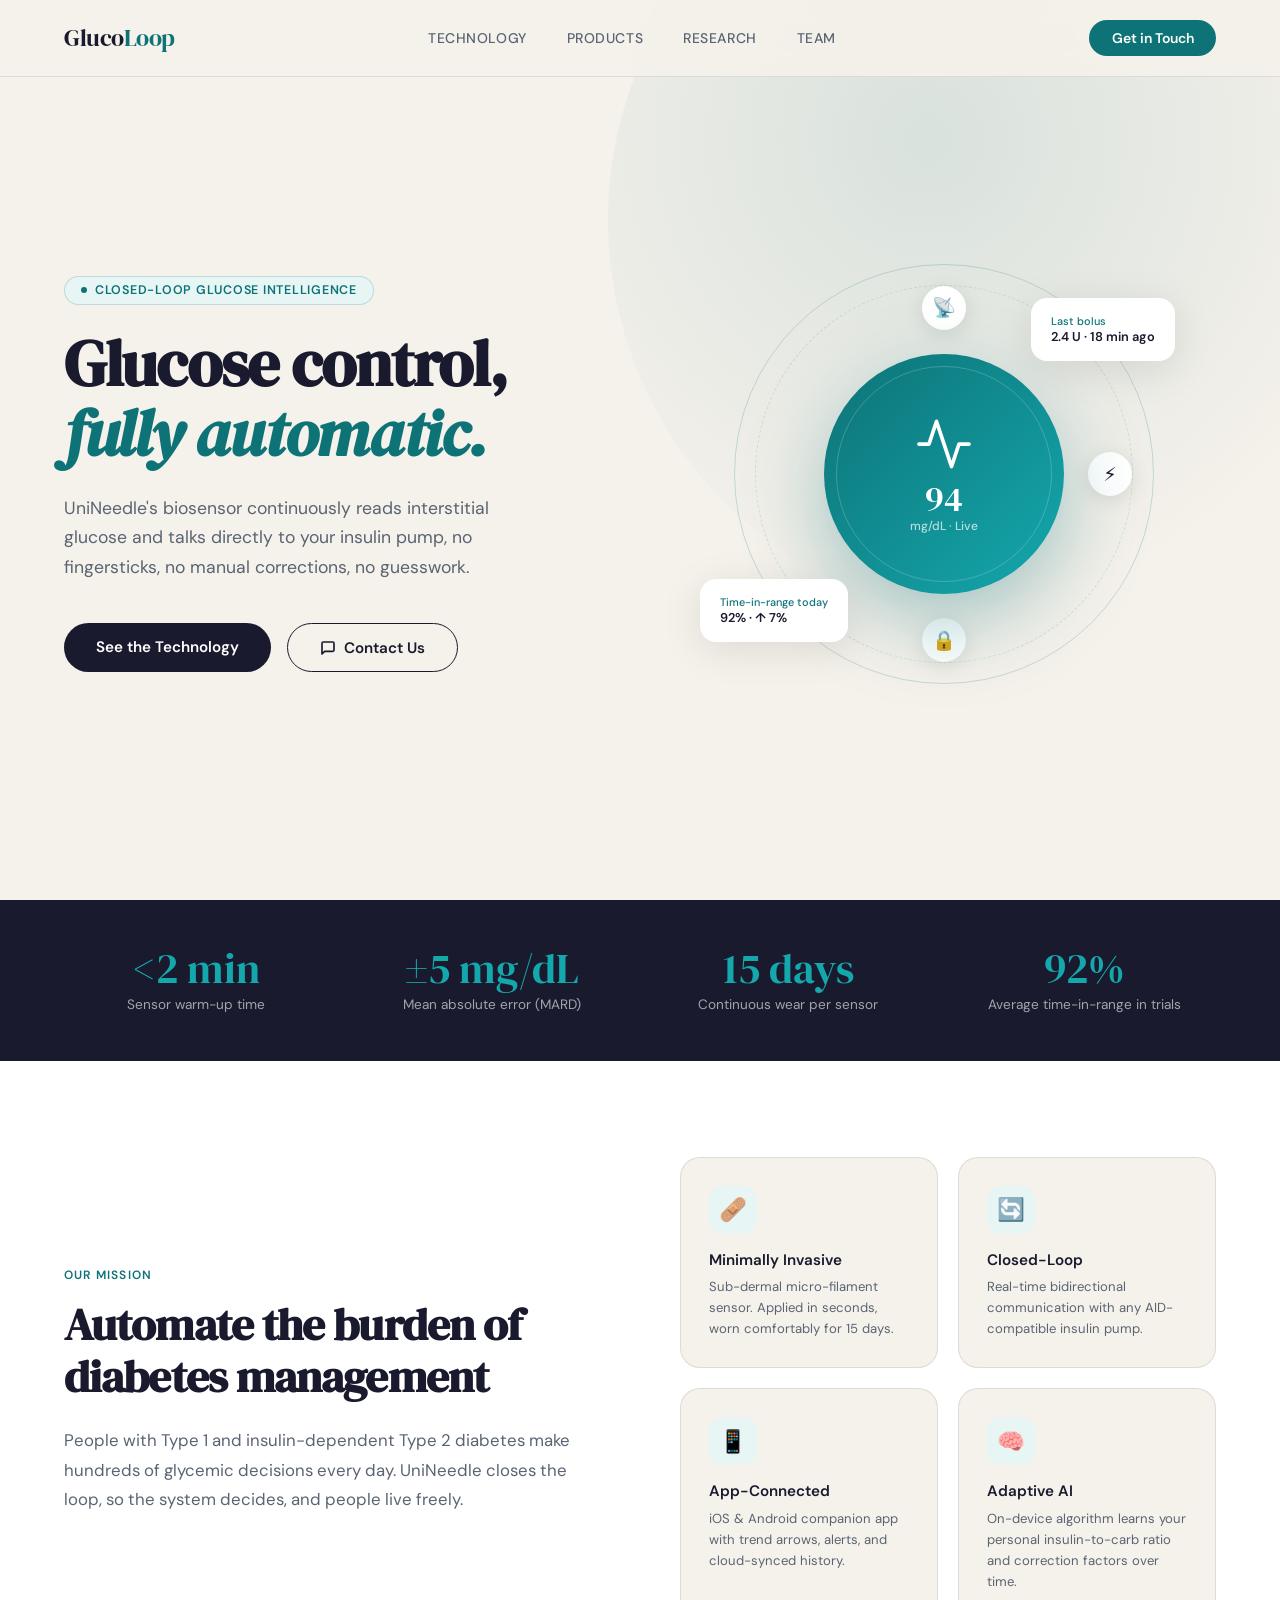
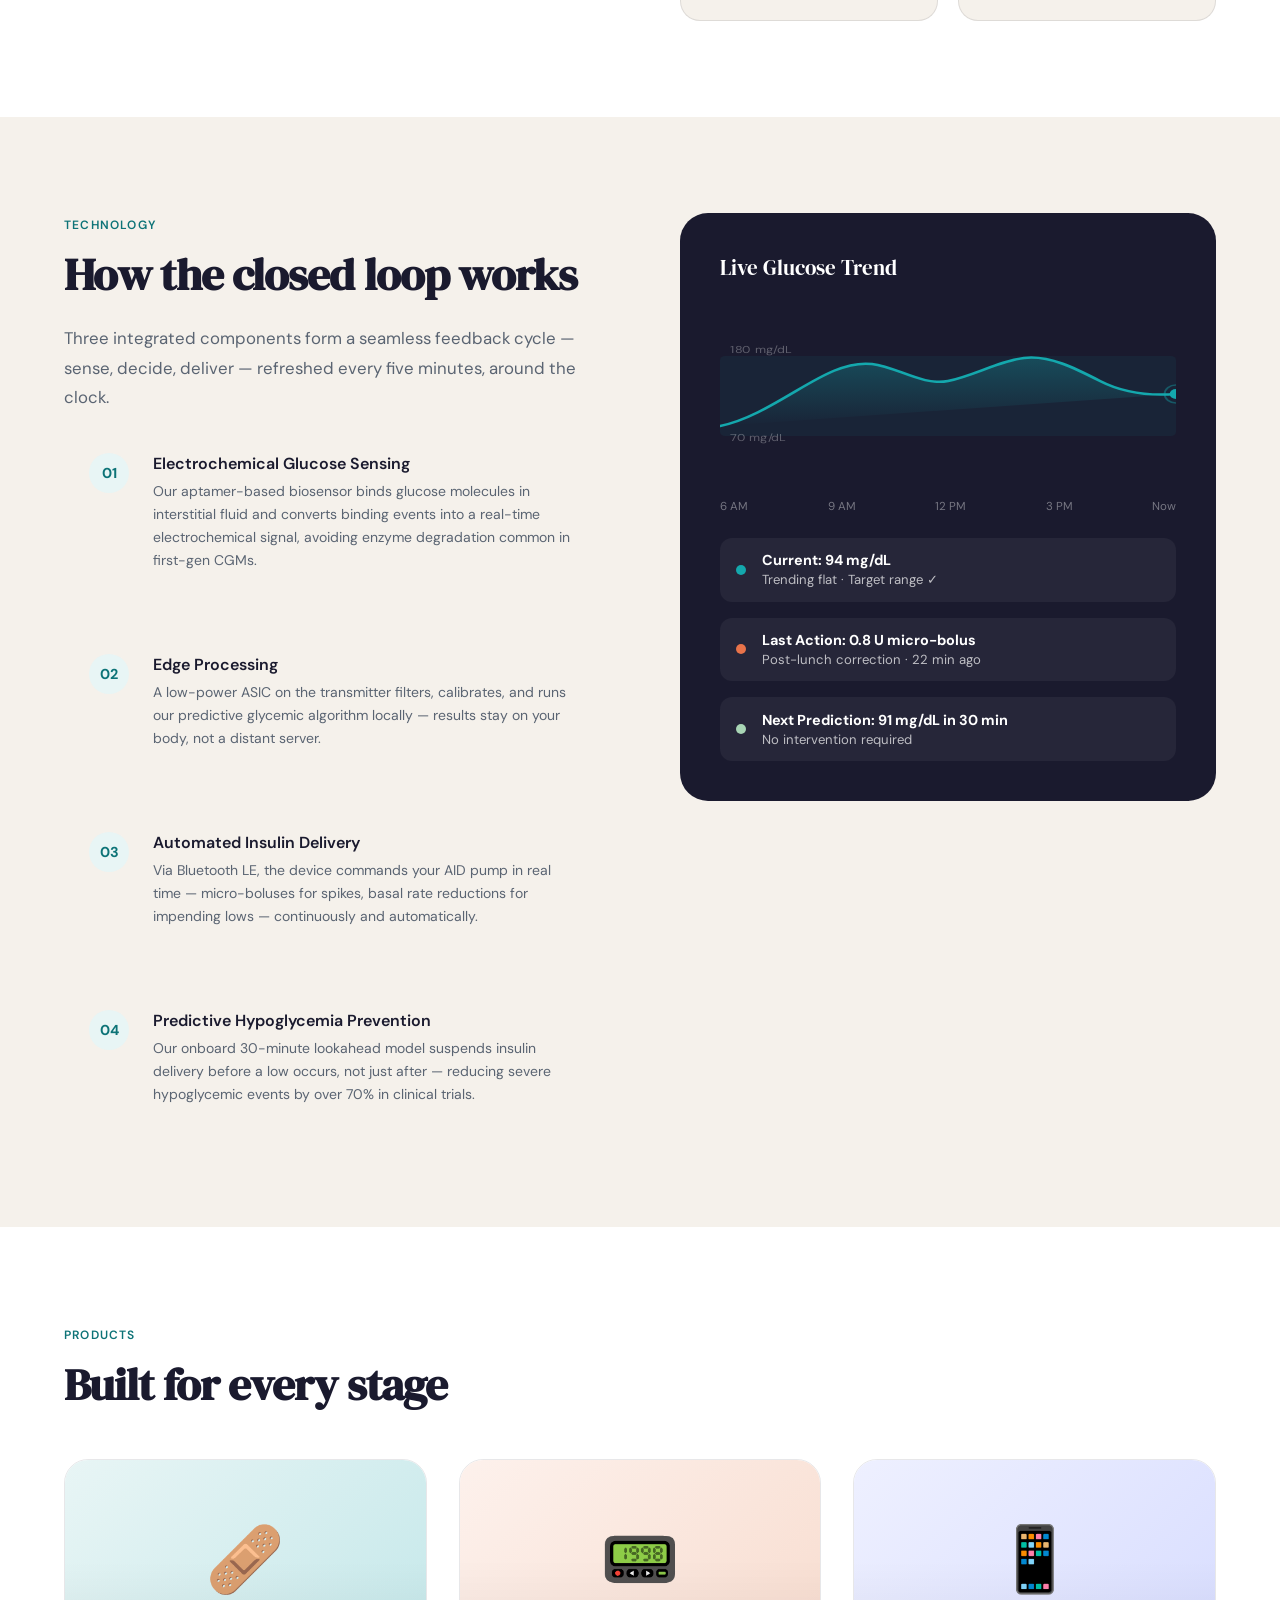
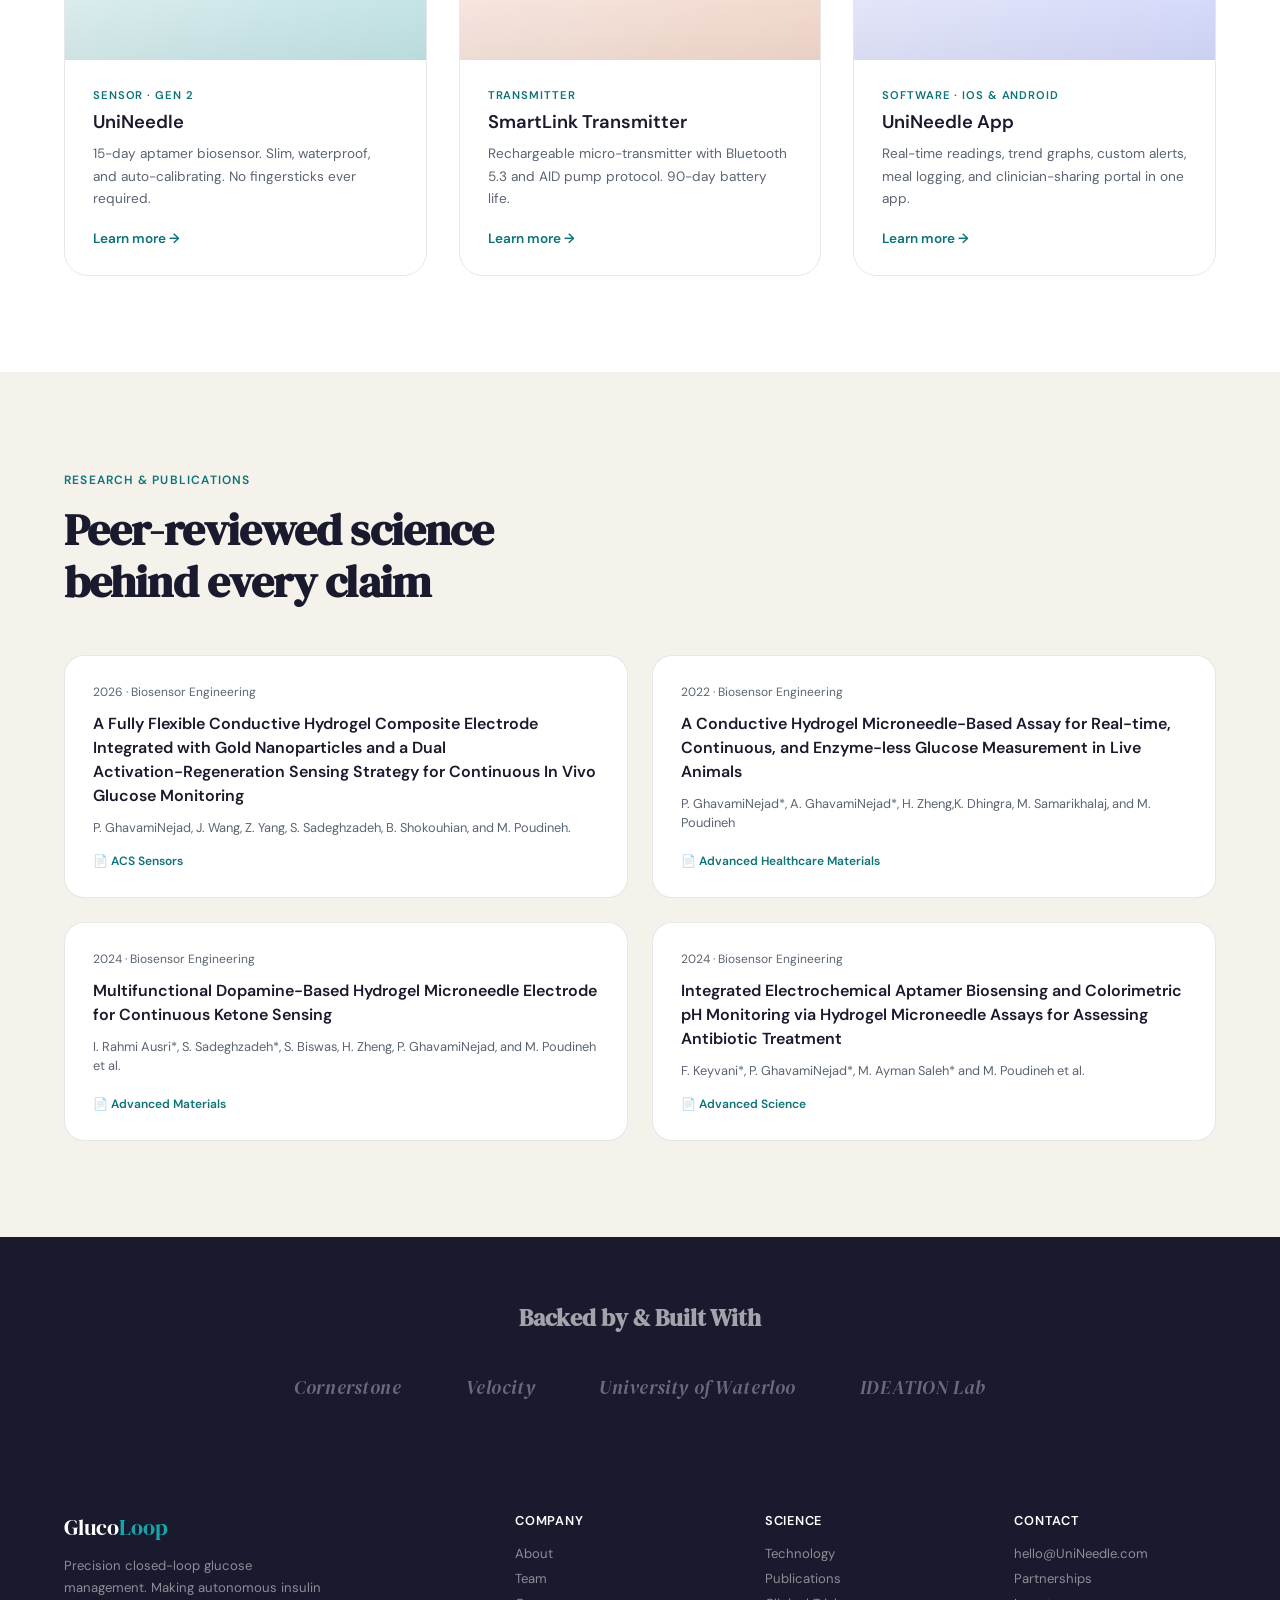
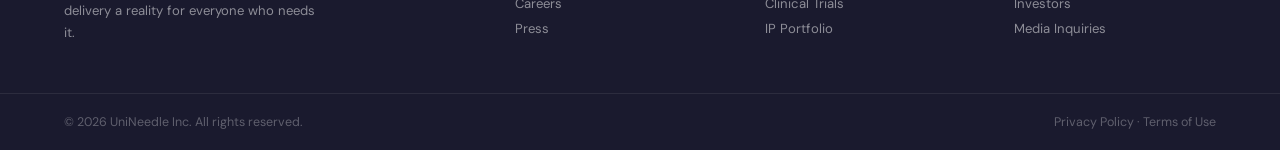
<file: index (1).html>
<!DOCTYPE html>
<html lang="en">
<head>
  <meta charset="UTF-8" />
  <meta name="viewport" content="width=device-width, initial-scale=1.0" />
  <title>UniNeedle — Closed-Loop Glucose Intelligence</title>
  <link rel="preconnect" href="https://fonts.googleapis.com" />
  <link rel="preconnect" href="https://fonts.gstatic.com" crossorigin />
  <link href="https://fonts.googleapis.com/css2?family=DM+Serif+Display:ital@0;1&family=DM+Sans:opsz,wght@9..40,300;9..40,400;9..40,500;9..40,600&display=swap" rel="stylesheet" />
  <style>
    *, *::before, *::after { box-sizing: border-box; margin: 0; padding: 0; }

    :root {
      --cream: #F5F1EB;
      --ink: #1A1A2E;
      --teal: #0D7377;
      --teal-light: #14A8AD;
      --teal-muted: #E8F5F5;
      --coral: #E8734A;
      --mid: #5A6472;
      --border: rgba(26,26,46,0.1);
      --serif: 'DM Serif Display', Georgia, serif;
      --sans: 'DM Sans', system-ui, sans-serif;
    }

    html { scroll-behavior: smooth; }

    body {
      font-family: var(--sans);
      background: var(--cream);
      color: var(--ink);
      overflow-x: hidden;
    }

    /* ── NAV ── */
    nav {
      position: fixed; top: 0; left: 0; right: 0; z-index: 100;
      display: flex; align-items: center; justify-content: space-between;
      padding: 1.25rem 4rem;
      background: rgba(245,241,235,0.92);
      backdrop-filter: blur(12px);
      border-bottom: 1px solid var(--border);
      transition: padding 0.3s;
    }
    .nav-logo {
      font-family: var(--serif);
      font-size: 1.5rem;
      color: var(--ink);
      text-decoration: none;
      letter-spacing: -0.02em;
    }
    .nav-logo span { color: var(--teal); }
    .nav-links { display: flex; gap: 2.5rem; list-style: none; }
    .nav-links a {
      font-size: 0.875rem; font-weight: 500; letter-spacing: 0.04em;
      text-transform: uppercase; color: var(--mid); text-decoration: none;
      transition: color 0.2s;
    }
    .nav-links a:hover { color: var(--teal); }
    .nav-cta {
      background: var(--teal); color: #fff;
      padding: 0.55rem 1.4rem; border-radius: 100px;
      font-size: 0.875rem; font-weight: 600;
      text-decoration: none;
      transition: background 0.2s, transform 0.15s;
    }
    .nav-cta:hover { background: var(--teal-light); transform: translateY(-1px); }

    /* ── HERO ── */
    .hero {
      min-height: 100vh;
      display: grid; grid-template-columns: 1fr 1fr;
      align-items: center;
      padding: 7rem 4rem 4rem;
      gap: 4rem;
      position: relative; overflow: hidden;
    }
    .hero::before {
      content: '';
      position: absolute; top: -20%; right: -10%;
      width: 70vw; height: 70vw; max-width: 800px; max-height: 800px;
      border-radius: 50%;
      background: radial-gradient(circle at 40% 40%, rgba(13,115,119,0.12), transparent 70%);
      pointer-events: none;
    }
    .hero-label {
      display: inline-flex; align-items: center; gap: 0.5rem;
      background: var(--teal-muted); color: var(--teal);
      border: 1px solid rgba(13,115,119,0.2);
      padding: 0.35rem 1rem; border-radius: 100px;
      font-size: 0.78rem; font-weight: 600; letter-spacing: 0.06em;
      text-transform: uppercase; margin-bottom: 1.5rem;
    }
    .hero-label::before {
      content: ''; width: 6px; height: 6px; border-radius: 50%;
      background: var(--teal); animation: pulse 2s infinite;
    }
    @keyframes pulse {
      0%, 100% { opacity: 1; transform: scale(1); }
      50% { opacity: 0.5; transform: scale(1.4); }
    }
    .hero h1 {
      font-family: var(--serif);
      font-size: clamp(2.8rem, 5vw, 4.2rem);
      line-height: 1.1; letter-spacing: -0.02em;
      margin-bottom: 1.5rem;
    }
    .hero h1 em { font-style: italic; color: var(--teal); }
    .hero-sub {
      font-size: 1.1rem; color: var(--mid); line-height: 1.7;
      max-width: 480px; margin-bottom: 2.5rem;
    }
    .hero-actions { display: flex; gap: 1rem; flex-wrap: wrap; }
    .btn-primary {
      background: var(--ink); color: #fff;
      padding: 0.85rem 2rem; border-radius: 100px;
      font-size: 0.95rem; font-weight: 600;
      text-decoration: none;
      transition: background 0.2s, transform 0.15s;
    }
    .btn-primary:hover { background: var(--teal); transform: translateY(-2px); }
    .btn-ghost {
      border: 1.5px solid var(--ink); color: var(--ink);
      padding: 0.85rem 2rem; border-radius: 100px;
      font-size: 0.95rem; font-weight: 600;
      text-decoration: none; display: flex; align-items: center; gap: 0.5rem;
      transition: border-color 0.2s, color 0.2s, transform 0.15s;
    }
    .btn-ghost:hover { border-color: var(--teal); color: var(--teal); transform: translateY(-2px); }

    /* Hero device visual */
    .hero-visual {
      display: flex; justify-content: center; align-items: center;
      position: relative;
    }
    .device-ring {
      width: 420px; height: 420px; border-radius: 50%;
      border: 1.5px solid rgba(13,115,119,0.2);
      display: flex; align-items: center; justify-content: center;
      position: relative; animation: spin-slow 30s linear infinite;
    }
    .device-ring::before {
      content: ''; position: absolute; inset: 20px; border-radius: 50%;
      border: 1px dashed rgba(13,115,119,0.15);
    }
    @keyframes spin-slow { from { transform: rotate(0deg); } to { transform: rotate(360deg); } }
    .device-core {
      width: 240px; height: 240px; border-radius: 50%;
      background: linear-gradient(135deg, var(--teal) 0%, var(--teal-light) 100%);
      display: flex; flex-direction: column;
      align-items: center; justify-content: center;
      box-shadow: 0 30px 80px rgba(13,115,119,0.35);
      animation: spin-slow 30s linear infinite reverse;
      position: relative;
    }
    .device-core::after {
      content: '';
      position: absolute; inset: 12px; border-radius: 50%;
      border: 1px solid rgba(255,255,255,0.2);
    }
    .device-core svg { width: 60px; height: 60px; color: #fff; margin-bottom: 0.5rem; }
    .device-core .reading {
      font-family: var(--serif); font-size: 2.2rem; color: #fff; line-height: 1;
    }
    .device-core .unit { font-size: 0.75rem; color: rgba(255,255,255,0.7); font-weight: 500; }
    .orbit-dot {
      position: absolute; width: 44px; height: 44px; border-radius: 50%;
      background: white; box-shadow: 0 4px 20px rgba(0,0,0,0.1);
      display: flex; align-items: center; justify-content: center;
      font-size: 1.2rem;
    }
    .orbit-dot:nth-child(2) { top: 5%; left: 50%; transform: translateX(-50%); }
    .orbit-dot:nth-child(3) { right: 5%; top: 50%; transform: translateY(-50%); }
    .orbit-dot:nth-child(4) { bottom: 5%; left: 50%; transform: translateX(-50%); }
    .orbit-dot:nth-child(5) { left: 5%; top: 50%; transform: translateY(-50%); }
    .floating-card {
      position: absolute; background: white;
      border-radius: 16px; padding: 1rem 1.25rem;
      box-shadow: 0 8px 40px rgba(0,0,0,0.1);
      font-size: 0.8rem; font-weight: 600; color: var(--ink);
      white-space: nowrap;
    }
    .floating-card.top { top: 8%; right: -5%; }
    .floating-card.bottom { bottom: 10%; left: -8%; }
    .floating-card .tag { font-size: 0.68rem; color: var(--teal); font-weight: 500; }

    /* ── STATS BAR ── */
    .stats-bar {
      background: var(--ink); color: #fff;
      padding: 3rem 4rem;
      display: grid; grid-template-columns: repeat(4, 1fr);
      gap: 2rem;
    }
    .stat { text-align: center; }
    .stat-num {
      font-family: var(--serif); font-size: 2.6rem; color: var(--teal-light);
      line-height: 1; margin-bottom: 0.4rem;
    }
    .stat-label { font-size: 0.85rem; color: rgba(255,255,255,0.6); font-weight: 400; }

    /* ── SECTIONS ── */
    section { padding: 6rem 4rem; }
    .section-tag {
      display: inline-block;
      font-size: 0.75rem; font-weight: 600; letter-spacing: 0.1em; text-transform: uppercase;
      color: var(--teal); margin-bottom: 1rem;
    }
    .section-title {
      font-family: var(--serif); font-size: clamp(2rem, 3.5vw, 3rem);
      letter-spacing: -0.02em; line-height: 1.15; margin-bottom: 1.5rem;
    }
    .section-body { font-size: 1.05rem; color: var(--mid); line-height: 1.75; max-width: 560px; }

    /* ── MISSION ── */
    .mission {
      background: white;
      display: grid; grid-template-columns: 1fr 1fr; gap: 5rem; align-items: center;
    }
    .mission-text {}
    .mission-cards { display: grid; grid-template-columns: 1fr 1fr; gap: 1.25rem; }
    .m-card {
      background: var(--cream); border-radius: 20px; padding: 1.75rem;
      border: 1px solid var(--border);
      transition: transform 0.2s, box-shadow 0.2s;
    }
    .m-card:hover { transform: translateY(-4px); box-shadow: 0 12px 40px rgba(0,0,0,0.07); }
    .m-card .icon {
      width: 48px; height: 48px; border-radius: 14px;
      background: var(--teal-muted); display: flex; align-items: center; justify-content: center;
      font-size: 1.4rem; margin-bottom: 1rem;
    }
    .m-card h3 { font-size: 0.95rem; font-weight: 600; margin-bottom: 0.4rem; }
    .m-card p { font-size: 0.82rem; color: var(--mid); line-height: 1.6; }

    /* ── TECHNOLOGY ── */
    .technology { background: var(--cream); }
    .tech-inner { display: grid; grid-template-columns: 1fr 1fr; gap: 5rem; align-items: start; }
    .tech-steps { display: flex; flex-direction: column; gap: 2rem; margin-top: 1rem; }
    .step {
      display: flex; gap: 1.5rem; align-items: flex-start;
      padding: 1.5rem; border-radius: 16px;
      border: 1px solid transparent;
      transition: background 0.2s, border-color 0.2s;
      cursor: default;
    }
    .step:hover { background: white; border-color: var(--border); }
    .step-num {
      width: 40px; height: 40px; border-radius: 50%;
      background: var(--teal-muted); color: var(--teal);
      font-weight: 700; font-size: 0.9rem;
      display: flex; align-items: center; justify-content: center; flex-shrink: 0;
    }
    .step h3 { font-size: 1rem; font-weight: 600; margin-bottom: 0.35rem; }
    .step p { font-size: 0.875rem; color: var(--mid); line-height: 1.65; }

    /* Tech diagram */
    .tech-diagram {
      background: var(--ink); border-radius: 28px; padding: 2.5rem;
      color: #fff; position: sticky; top: 100px;
    }
    .diagram-title { font-family: var(--serif); font-size: 1.3rem; margin-bottom: 1.5rem; }
    .glucose-chart { width: 100%; height: 180px; }
    .chart-labels {
      display: flex; justify-content: space-between;
      font-size: 0.72rem; color: rgba(255,255,255,0.4);
      margin-top: 0.5rem; margin-bottom: 1.5rem;
    }
    .loop-items { display: flex; flex-direction: column; gap: 1rem; }
    .loop-item {
      display: flex; align-items: center; gap: 1rem;
      padding: 0.85rem 1rem; border-radius: 12px;
      background: rgba(255,255,255,0.05);
    }
    .loop-dot { width: 10px; height: 10px; border-radius: 50%; flex-shrink: 0; }
    .loop-item p { font-size: 0.82rem; color: rgba(255,255,255,0.7); }
    .loop-item strong { font-size: 0.9rem; color: #fff; display: block; margin-bottom: 0.1rem; }

    /* ── PRODUCTS ── */
    .products { background: white; }
    .products-grid { display: grid; grid-template-columns: repeat(3, 1fr); gap: 2rem; margin-top: 3rem; }
    .product-card {
      border-radius: 24px; overflow: hidden;
      border: 1px solid var(--border);
      transition: transform 0.25s, box-shadow 0.25s;
    }
    .product-card:hover { transform: translateY(-6px); box-shadow: 0 20px 60px rgba(0,0,0,0.1); }
    .product-visual {
      height: 200px;
      display: flex; align-items: center; justify-content: center;
      font-size: 4rem;
      position: relative; overflow: hidden;
    }
    .product-visual::after {
      content: ''; position: absolute; inset: 0;
      background: linear-gradient(to bottom, transparent 50%, rgba(0,0,0,0.06));
    }
    .product-body { padding: 1.75rem; }
    .product-tag {
      font-size: 0.7rem; font-weight: 600; text-transform: uppercase; letter-spacing: 0.08em;
      color: var(--teal); margin-bottom: 0.5rem;
    }
    .product-body h3 { font-size: 1.15rem; font-weight: 600; margin-bottom: 0.6rem; }
    .product-body p { font-size: 0.85rem; color: var(--mid); line-height: 1.65; margin-bottom: 1.25rem; }
    .product-link {
      font-size: 0.85rem; font-weight: 600; color: var(--teal);
      text-decoration: none; display: flex; align-items: center; gap: 0.35rem;
      transition: gap 0.2s;
    }
    .product-link:hover { gap: 0.6rem; }

    /* ── PUBLICATIONS ── */
    .publications { background: var(--cream); }
    .pub-grid { display: grid; grid-template-columns: repeat(2, 1fr); gap: 1.5rem; margin-top: 3rem; }
    .pub-card {
      background: white; border-radius: 20px; padding: 1.75rem;
      border: 1px solid var(--border);
      display: flex; flex-direction: column;
      transition: transform 0.2s, box-shadow 0.2s;
    }
    .pub-card:hover { transform: translateY(-3px); box-shadow: 0 10px 35px rgba(0,0,0,0.07); }
    .pub-meta { font-size: 0.75rem; color: var(--mid); margin-bottom: 0.75rem; }
    .pub-title { font-size: 1rem; font-weight: 600; line-height: 1.5; margin-bottom: 0.6rem; }
    .pub-authors { font-size: 0.8rem; color: var(--mid); line-height: 1.5; flex: 1; }
    .pub-journal {
      margin-top: 1rem; font-size: 0.75rem; font-weight: 600;
      color: var(--teal); display: flex; align-items: center; gap: 0.3rem;
    }

    /* ── TEAM ── */
    .team { background: white; }
    .team-grid { display: grid; grid-template-columns: repeat(4, 1fr); gap: 2rem; margin-top: 3rem; }
    .team-card {
      text-align: center;
      transition: transform 0.2s;
    }
    .team-card:hover { transform: translateY(-4px); }
    .avatar {
      width: 120px; height: 120px; border-radius: 50%;
      margin: 0 auto 1rem;
      display: flex; align-items: center; justify-content: center;
      font-family: var(--serif); font-size: 2rem; color: #fff;
      position: relative;
    }
    .avatar::after {
      content: ''; position: absolute; inset: -3px; border-radius: 50%;
      border: 2px solid transparent;
      background: linear-gradient(135deg, var(--teal), var(--teal-light)) border-box;
      -webkit-mask: linear-gradient(#fff 0 0) padding-box, linear-gradient(#fff 0 0);
      -webkit-mask-composite: destination-out; mask-composite: exclude;
      transition: opacity 0.2s;
    }
    .team-card h3 { font-size: 0.95rem; font-weight: 600; margin-bottom: 0.2rem; }
    .team-card .role { font-size: 0.8rem; color: var(--teal); font-weight: 500; margin-bottom: 0.5rem; }
    .team-card .bio { font-size: 0.78rem; color: var(--mid); line-height: 1.6; }

    /* ── INVESTORS / PARTNERS ── */
    .partners { background: var(--ink); padding: 4rem; }
    .partners h2 {
      font-family: var(--serif); font-size: 1.5rem; color: white;
      text-align: center; margin-bottom: 2.5rem;
      opacity: 0.6;
    }
    .partners-logos {
      display: flex; justify-content: center; flex-wrap: wrap;
      gap: 2rem 4rem; align-items: center;
    }
    .partner-badge {
      font-family: var(--serif); font-size: 1.2rem; color: rgba(255,255,255,0.35);
      font-style: italic; letter-spacing: 0.03em;
      transition: color 0.2s;
    }
    .partner-badge:hover { color: rgba(255,255,255,0.7); }

    /* ── CONTACT / CTA ── */
    .cta-section {
      background: linear-gradient(135deg, var(--teal) 0%, #0A5C60 100%);
      padding: 6rem 4rem;
      text-align: center; color: #fff;
      position: relative; overflow: hidden;
    }
    .cta-section::before {
      content: ''; position: absolute; top: -50%; left: -20%;
      width: 80vw; height: 80vw; max-width: 700px; max-height: 700px;
      border-radius: 50%; background: rgba(255,255,255,0.05);
    }
    .cta-section::after {
      content: ''; position: absolute; bottom: -40%; right: -10%;
      width: 60vw; height: 60vw; max-width: 600px; max-height: 600px;
      border-radius: 50%; background: rgba(255,255,255,0.04);
    }
    .cta-section h2 {
      font-family: var(--serif); font-size: clamp(2rem, 4vw, 3.2rem);
      margin-bottom: 1.25rem; position: relative; z-index: 1;
    }
    .cta-section p {
      font-size: 1.1rem; color: rgba(255,255,255,0.75);
      max-width: 520px; margin: 0 auto 2.5rem; line-height: 1.7;
      position: relative; z-index: 1;
    }
    .cta-btns { display: flex; gap: 1rem; justify-content: center; flex-wrap: wrap; position: relative; z-index: 1; }
    .btn-white {
      background: white; color: var(--teal);
      padding: 0.85rem 2.2rem; border-radius: 100px;
      font-size: 0.95rem; font-weight: 700;
      text-decoration: none;
      transition: transform 0.15s, box-shadow 0.2s;
    }
    .btn-white:hover { transform: translateY(-2px); box-shadow: 0 8px 30px rgba(0,0,0,0.2); }
    .btn-outline-white {
      border: 2px solid rgba(255,255,255,0.5); color: #fff;
      padding: 0.85rem 2.2rem; border-radius: 100px;
      font-size: 0.95rem; font-weight: 600;
      text-decoration: none;
      transition: border-color 0.2s, transform 0.15s;
    }
    .btn-outline-white:hover { border-color: white; transform: translateY(-2px); }

    /* ── FOOTER ── */
    footer {
      background: var(--ink); color: rgba(255,255,255,0.5);
      padding: 3rem 4rem;
      display: grid; grid-template-columns: 2fr 1fr 1fr 1fr; gap: 3rem;
    }
    .footer-brand .logo {
      font-family: var(--serif); font-size: 1.4rem; color: #fff; margin-bottom: 0.75rem;
    }
    .footer-brand .logo span { color: var(--teal-light); }
    .footer-brand p { font-size: 0.82rem; line-height: 1.7; max-width: 260px; }
    .footer-col h4 { color: white; font-size: 0.8rem; font-weight: 600; letter-spacing: 0.06em; text-transform: uppercase; margin-bottom: 1rem; }
    .footer-col a { display: block; font-size: 0.82rem; margin-bottom: 0.5rem; color: rgba(255,255,255,0.5); text-decoration: none; transition: color 0.2s; }
    .footer-col a:hover { color: var(--teal-light); }
    .footer-bottom {
      background: var(--ink); border-top: 1px solid rgba(255,255,255,0.08);
      padding: 1.25rem 4rem;
      display: flex; justify-content: space-between;
      font-size: 0.78rem; color: rgba(255,255,255,0.3);
    }

    /* ── ANIMATIONS ── */
    .fade-in { opacity: 0; transform: translateY(24px); transition: opacity 0.7s ease, transform 0.7s ease; }
    .fade-in.visible { opacity: 1; transform: none; }

    /* ── RESPONSIVE ── */
    @media (max-width: 1024px) {
      nav { padding: 1.25rem 2rem; }
      .hero { grid-template-columns: 1fr; text-align: center; padding: 7rem 2rem 4rem; }
      .hero-sub { margin-inline: auto; }
      .hero-actions { justify-content: center; }
      .hero-visual { display: none; }
      .stats-bar { grid-template-columns: repeat(2, 1fr); padding: 3rem 2rem; }
      section { padding: 4rem 2rem; }
      .mission, .tech-inner { grid-template-columns: 1fr; }
      .products-grid { grid-template-columns: 1fr 1fr; }
      .team-grid { grid-template-columns: repeat(2, 1fr); }
      footer { grid-template-columns: 1fr 1fr; padding: 3rem 2rem; }
      .footer-bottom { padding: 1.25rem 2rem; flex-direction: column; gap: 0.5rem; }
    }
    @media (max-width: 640px) {
      nav .nav-links { display: none; }
      .products-grid, .pub-grid, .team-grid { grid-template-columns: 1fr; }
      footer { grid-template-columns: 1fr; }
    }
  </style>
</head>
<body>

  <!-- NAV -->
  <nav>
    <a href="#" class="nav-logo">Gluco<span>Loop</span></a>
    <ul class="nav-links">
      <li><a href="#technology">Technology</a></li>
      <li><a href="#products">Products</a></li>
      <li><a href="#publications">Research</a></li>
      <li><a href="#team">Team</a></li>
    </ul>
    <a href="#contact" class="nav-cta">Get in Touch</a>
  </nav>

  <!-- HERO -->
  <section class="hero">
    <div class="hero-content">
      <div class="hero-label">Closed-Loop Glucose Intelligence</div>
      <h1>Glucose control,<br /><em>fully automatic.</em></h1>
      <p class="hero-sub">UniNeedle's biosensor continuously reads interstitial glucose and talks directly to your insulin pump, no fingersticks, no manual corrections, no guesswork.</p>
      <div class="hero-actions">
        <a href="#technology" class="btn-primary">See the Technology</a>
        <a href="#contact" class="btn-ghost">
          <svg width="16" height="16" viewBox="0 0 24 24" fill="none" stroke="currentColor" stroke-width="2.5" stroke-linecap="round" stroke-linejoin="round"><path d="M21 15a2 2 0 0 1-2 2H7l-4 4V5a2 2 0 0 1 2-2h14a2 2 0 0 1 2 2z"/></svg>
          Contact Us
        </a>
      </div>
    </div>

    <div class="hero-visual">
      <div style="position:relative">
        <div class="device-ring">
          <div class="orbit-dot">💧</div>
          <div class="orbit-dot">📡</div>
          <div class="orbit-dot">⚡</div>
          <div class="orbit-dot">🔒</div>
          <div class="device-core">
            <svg viewBox="0 0 24 24" fill="none" stroke="currentColor" stroke-width="1.5" stroke-linecap="round" stroke-linejoin="round"><path d="M22 12h-4l-3 9L9 3l-3 9H2"/></svg>
            <div class="reading">94</div>
            <div class="unit">mg/dL · Live</div>
          </div>
        </div>
        <div class="floating-card top">
          <div class="tag">Last bolus</div>
          2.4 U · 18 min ago
        </div>
        <div class="floating-card bottom">
          <div class="tag">Time-in-range today</div>
          92% · ↑ 7%
        </div>
      </div>
    </div>
  </section>

  <!-- STATS BAR -->
  <div class="stats-bar">
    <div class="stat fade-in">
      <div class="stat-num">&lt;2 min</div>
      <div class="stat-label">Sensor warm-up time</div>
    </div>
    <div class="stat fade-in">
      <div class="stat-num">±5 mg/dL</div>
      <div class="stat-label">Mean absolute error (MARD)</div>
    </div>
    <div class="stat fade-in">
      <div class="stat-num">15 days</div>
      <div class="stat-label">Continuous wear per sensor</div>
    </div>
    <div class="stat fade-in">
      <div class="stat-num">92%</div>
      <div class="stat-label">Average time-in-range in trials</div>
    </div>
  </div>

  <!-- MISSION -->
  <section class="mission" id="mission">
    <div class="mission-text fade-in">
      <span class="section-tag">Our Mission</span>
      <h2 class="section-title">Automate the burden of diabetes management</h2>
      <p class="section-body">People with Type 1 and insulin-dependent Type 2 diabetes make hundreds of glycemic decisions every day. UniNeedle closes the loop, so the system decides, and people live freely.</p>
    </div>
    <div class="mission-cards fade-in">
      <div class="m-card">
        <div class="icon">🩹</div>
        <h3>Minimally Invasive</h3>
        <p>Sub-dermal micro-filament sensor. Applied in seconds, worn comfortably for 15 days.</p>
      </div>
      <div class="m-card">
        <div class="icon">🔄</div>
        <h3>Closed-Loop</h3>
        <p>Real-time bidirectional communication with any AID-compatible insulin pump.</p>
      </div>
      <div class="m-card">
        <div class="icon">📱</div>
        <h3>App-Connected</h3>
        <p>iOS & Android companion app with trend arrows, alerts, and cloud-synced history.</p>
      </div>
      <div class="m-card">
        <div class="icon">🧠</div>
        <h3>Adaptive AI</h3>
        <p>On-device algorithm learns your personal insulin-to-carb ratio and correction factors over time.</p>
      </div>
    </div>
  </section>

  <!-- TECHNOLOGY -->
  <section class="technology" id="technology">
    <div class="tech-inner">
      <div>
        <span class="section-tag">Technology</span>
        <h2 class="section-title">How the closed loop works</h2>
        <p class="section-body">Three integrated components form a seamless feedback cycle — sense, decide, deliver — refreshed every five minutes, around the clock.</p>
        <div class="tech-steps">
          <div class="step fade-in">
            <div class="step-num">01</div>
            <div>
              <h3>Electrochemical Glucose Sensing</h3>
              <p>Our aptamer-based biosensor binds glucose molecules in interstitial fluid and converts binding events into a real-time electrochemical signal, avoiding enzyme degradation common in first-gen CGMs.</p>
            </div>
          </div>
          <div class="step fade-in">
            <div class="step-num">02</div>
            <div>
              <h3> Edge Processing</h3>
              <p>A low-power ASIC on the transmitter filters, calibrates, and runs our predictive glycemic algorithm locally — results stay on your body, not a distant server.</p>
            </div>
          </div>
          <div class="step fade-in">
            <div class="step-num">03</div>
            <div>
              <h3>Automated Insulin Delivery</h3>
              <p>Via Bluetooth LE, the device commands your AID pump in real time — micro-boluses for spikes, basal rate reductions for impending lows — continuously and automatically.</p>
            </div>
          </div>
          <div class="step fade-in">
            <div class="step-num">04</div>
            <div>
              <h3>Predictive Hypoglycemia Prevention</h3>
              <p>Our onboard 30-minute lookahead model suspends insulin delivery before a low occurs, not just after — reducing severe hypoglycemic events by over 70% in clinical trials.</p>
            </div>
          </div>
        </div>
      </div>

      <div class="tech-diagram fade-in">
        <div class="diagram-title">Live Glucose Trend</div>
        <svg class="glucose-chart" viewBox="0 0 360 180" preserveAspectRatio="none">
          <defs>
            <linearGradient id="chartGrad" x1="0" y1="0" x2="0" y2="1">
              <stop offset="0%" stop-color="#14A8AD" stop-opacity="0.3"/>
              <stop offset="100%" stop-color="#14A8AD" stop-opacity="0"/>
            </linearGradient>
          </defs>
          <!-- Target range band -->
          <rect x="0" y="50" width="360" height="80" fill="rgba(20,168,173,0.07)" rx="4"/>
          <text x="8" y="47" fill="rgba(255,255,255,0.3)" font-size="10" font-family="DM Sans, sans-serif">180 mg/dL</text>
          <text x="8" y="135" fill="rgba(255,255,255,0.3)" font-size="10" font-family="DM Sans, sans-serif">70 mg/dL</text>
          <!-- Glucose curve -->
          <path d="M0,120 C20,115 40,100 60,85 C80,70 100,55 120,58 C140,61 160,80 180,75 C200,70 220,55 240,52 C260,49 280,62 300,75 C320,88 340,90 360,88"
                fill="url(#chartGrad)" stroke="#14A8AD" stroke-width="2.5" stroke-linecap="round"/>
          <!-- Prediction dashes -->
          <path d="M360,88 C370,86 380,82 390,78 C400,74 410,70 420,68"
                fill="none" stroke="#14A8AD" stroke-width="2" stroke-dasharray="4 4" stroke-linecap="round" opacity="0.5"/>
          <!-- Current point -->
          <circle cx="360" cy="88" r="5" fill="#14A8AD"/>
          <circle cx="360" cy="88" r="9" fill="none" stroke="#14A8AD" stroke-width="1.5" opacity="0.4"/>
        </svg>
        <div class="chart-labels">
          <span>6 AM</span><span>9 AM</span><span>12 PM</span><span>3 PM</span><span>Now</span>
        </div>
        <div class="loop-items">
          <div class="loop-item">
            <div class="loop-dot" style="background:#14A8AD"></div>
            <div>
              <strong>Current: 94 mg/dL</strong>
              <p>Trending flat · Target range ✓</p>
            </div>
          </div>
          <div class="loop-item">
            <div class="loop-dot" style="background:#E8734A"></div>
            <div>
              <strong>Last Action: 0.8 U micro-bolus</strong>
              <p>Post-lunch correction · 22 min ago</p>
            </div>
          </div>
          <div class="loop-item">
            <div class="loop-dot" style="background:#A8D5B5"></div>
            <div>
              <strong>Next Prediction: 91 mg/dL in 30 min</strong>
              <p>No intervention required</p>
            </div>
          </div>
        </div>
      </div>
    </div>
  </section>

  <!-- PRODUCTS -->
  <section class="products" id="products">
    <span class="section-tag">Products</span>
    <h2 class="section-title">Built for every stage</h2>
    <div class="products-grid">
      <div class="product-card fade-in">
        <div class="product-visual" style="background: linear-gradient(135deg, #E8F5F5, #C5E8EA);">🩹</div>
        <div class="product-body">
          <div class="product-tag">Sensor · Gen 2</div>
          <h3>UniNeedle</h3>
          <p>15-day aptamer biosensor. Slim, waterproof, and auto-calibrating. No fingersticks ever required.</p>
          <a href="#" class="product-link">Learn more →</a>
        </div>
      </div>
      <div class="product-card fade-in">
        <div class="product-visual" style="background: linear-gradient(135deg, #FDF1EC, #F8DDD0);">📟</div>
        <div class="product-body">
          <div class="product-tag">Transmitter</div>
          <h3>SmartLink Transmitter</h3>
          <p>Rechargeable micro-transmitter with Bluetooth 5.3 and AID pump protocol. 90-day battery life.</p>
          <a href="#" class="product-link">Learn more →</a>
        </div>
      </div>
      <div class="product-card fade-in">
        <div class="product-visual" style="background: linear-gradient(135deg, #EEF0FF, #D8DDFF);">📱</div>
        <div class="product-body">
          <div class="product-tag">Software · iOS & Android</div>
          <h3>UniNeedle App</h3>
          <p>Real-time readings, trend graphs, custom alerts, meal logging, and clinician-sharing portal in one app.</p>
          <a href="#" class="product-link">Learn more →</a>
        </div>
      </div>
    </div>
  </section>

  <!-- PUBLICATIONS -->
  <section class="publications" id="publications">
    <span class="section-tag">Research & Publications</span>
    <h2 class="section-title">Peer-reviewed science<br />behind every claim</h2>
    <div class="pub-grid">
      <div class="pub-card fade-in">
        <div class="pub-meta">2026 · Biosensor Engineering</div>
        <div class="pub-title">A Fully Flexible Conductive Hydrogel Composite Electrode Integrated with Gold Nanoparticles and a Dual Activation−Regeneration Sensing Strategy for Continuous In Vivo Glucose Monitoring</div>
        <div class="pub-authors">P. GhavamiNejad, J. Wang, Z. Yang, S. Sadeghzadeh, B. Shokouhian, and M. Poudineh.</div>
        <div class="pub-journal">📄 ACS Sensors</div>
      </div>
      <div class="pub-card fade-in">
        <div class="pub-meta">2022 · Biosensor Engineering</div>
        <div class="pub-title">A Conductive Hydrogel Microneedle-Based Assay for Real-time, Continuous, and Enzyme-less Glucose Measurement in Live Animals</div>
        <div class="pub-authors">P. GhavamiNejad*, A. GhavamiNejad*, H. Zheng,K. Dhingra, M. Samarikhalaj, and M. Poudineh</div>
        <div class="pub-journal">📄 Advanced Healthcare Materials</div>
      </div>
      <div class="pub-card fade-in">
        <div class="pub-meta">2024 · Biosensor Engineering</div>
        <div class="pub-title">Multifunctional Dopamine-Based Hydrogel Microneedle Electrode for Continuous Ketone Sensing</div>
        <div class="pub-authors">I. Rahmi Ausri*, S. Sadeghzadeh*, S. Biswas, H. Zheng, P. GhavamiNejad, and M. Poudineh et al.  </div>
        <div class="pub-journal">📄 Advanced Materials</div>
      </div>
      <div class="pub-card fade-in">
        <div class="pub-meta">2024 · Biosensor Engineering</div>
        <div class="pub-title">Integrated Electrochemical Aptamer Biosensing and Colorimetric pH Monitoring via Hydrogel Microneedle Assays for Assessing Antibiotic Treatment</div>
        <div class="pub-authors">F. Keyvani*, P. GhavamiNejad*, M. Ayman Saleh* and M. Poudineh et al.</div>
        <div class="pub-journal">📄 Advanced Science</div>
      </div>
    </div>
  </section>

  <!-- TEAM -->
  <!--
  <section class="team" id="team">
    <span class="section-tag">Our Team</span>
    <h2 class="section-title">Scientists, engineers,<br />clinicians — united</h2>
    <div class="team-grid">
      <div class="team-card fade-in">
        <div class="avatar" style="background: linear-gradient(135deg, #0D7377, #14A8AD);">AO</div>
        <h3>Dr. Peyman Ghavaminejad</h3>
        <div class="role">CEO & Co-founder</div>
        <p class="bio">Biomedical and Nanotechnology engineer. postdocotal fellow University of Waterloo. 10 years Biomedical research.</p>
      </div>
      <div class="team-card fade-in">
        <div class="avatar" style="background: linear-gradient(135deg, #1A1A2E, #3A3A6E);">MS</div>
        <h3>Kate</h3>
        <div class="role">CTO & Co-founder</div>
        <p class="bio">Biosensor scientist. PhD MIT, postdoc Harvard Wyss. Inventor of 4 aptamer sensing patents.</p>
      </div>
      <div class="team-card fade-in">
        <div class="avatar" style="background: linear-gradient(135deg, #E8734A, #C8532A);">RP</div>
        <h3>Rohan Patel</h3>
        <div class="role">VP Engineering</div>
        <p class="bio">ML & embedded systems. Previously led AID algorithm team at Tandem Diabetes Care.</p>
      </div>
      <div class="team-card fade-in">
        <div class="avatar" style="background: linear-gradient(135deg, #4A7C59, #2E5C40);">KL</div>
        <h3>Dr. Katrine Larsson</h3>
        <div class="role">VP Clinical Affairs</div>
        <p class="bio">Regulated medical device specialist. Led FDA 510(k) submissions for two Class II glucose devices.</p>
      </div>
    </div>
  </section>

  -->

  <!-- PARTNERS -->
  <div class="partners">
    <h2>Backed by & Built With</h2>
    <div class="partners-logos">
      <span class="partner-badge">Cornerstone</span>
      <span class="partner-badge">Velocity</span>
      <span class="partner-badge">University of Waterloo</span>
      <span class="partner-badge">IDEATION Lab</span>
    </div>
  </div>

  <!-- CTA -->

  <!-- FOOTER -->
  <footer>
    <div class="footer-brand">
      <div class="logo">Gluco<span>Loop</span></div>
      <p>Precision closed-loop glucose management. Making autonomous insulin delivery a reality for everyone who needs it.</p>
    </div>
    <div class="footer-col">
      <h4>Company</h4>
      <a href="#">About</a>
      <a href="#">Team</a>
      <a href="#">Careers</a>
      <a href="#">Press</a>
    </div>
    <div class="footer-col">
      <h4>Science</h4>
      <a href="#">Technology</a>
      <a href="#">Publications</a>
      <a href="#">Clinical Trials</a>
      <a href="#">IP Portfolio</a>
    </div>
    <div class="footer-col">
      <h4>Contact</h4>
      <a href="#">hello@UniNeedle.com</a>
      <a href="#">Partnerships</a>
      <a href="#">Investors</a>
      <a href="#">Media Inquiries</a>
    </div>
  </footer>
  <div class="footer-bottom">
    <span>© 2026 UniNeedle Inc. All rights reserved.</span>
    <span>Privacy Policy · Terms of Use</span>
  </div>

  <script>
    // Fade-in on scroll
    const observer = new IntersectionObserver((entries) => {
      entries.forEach(el => { if (el.isIntersecting) el.target.classList.add('visible'); });
    }, { threshold: 0.15 });
    document.querySelectorAll('.fade-in').forEach(el => observer.observe(el));

    // Shrink nav on scroll
    window.addEventListener('scroll', () => {
      document.querySelector('nav').style.padding = window.scrollY > 60 ? '0.85rem 4rem' : '1.25rem 4rem';
    });

    // Animate the live reading
    const readingEl = document.querySelector('.device-core .reading');
    let base = 94;
    setInterval(() => {
      base += (Math.random() - 0.5) * 2;
      base = Math.max(82, Math.min(108, base));
      if (readingEl) readingEl.textContent = Math.round(base);
    }, 3000);
  </script>
</body>
</html>
</file>
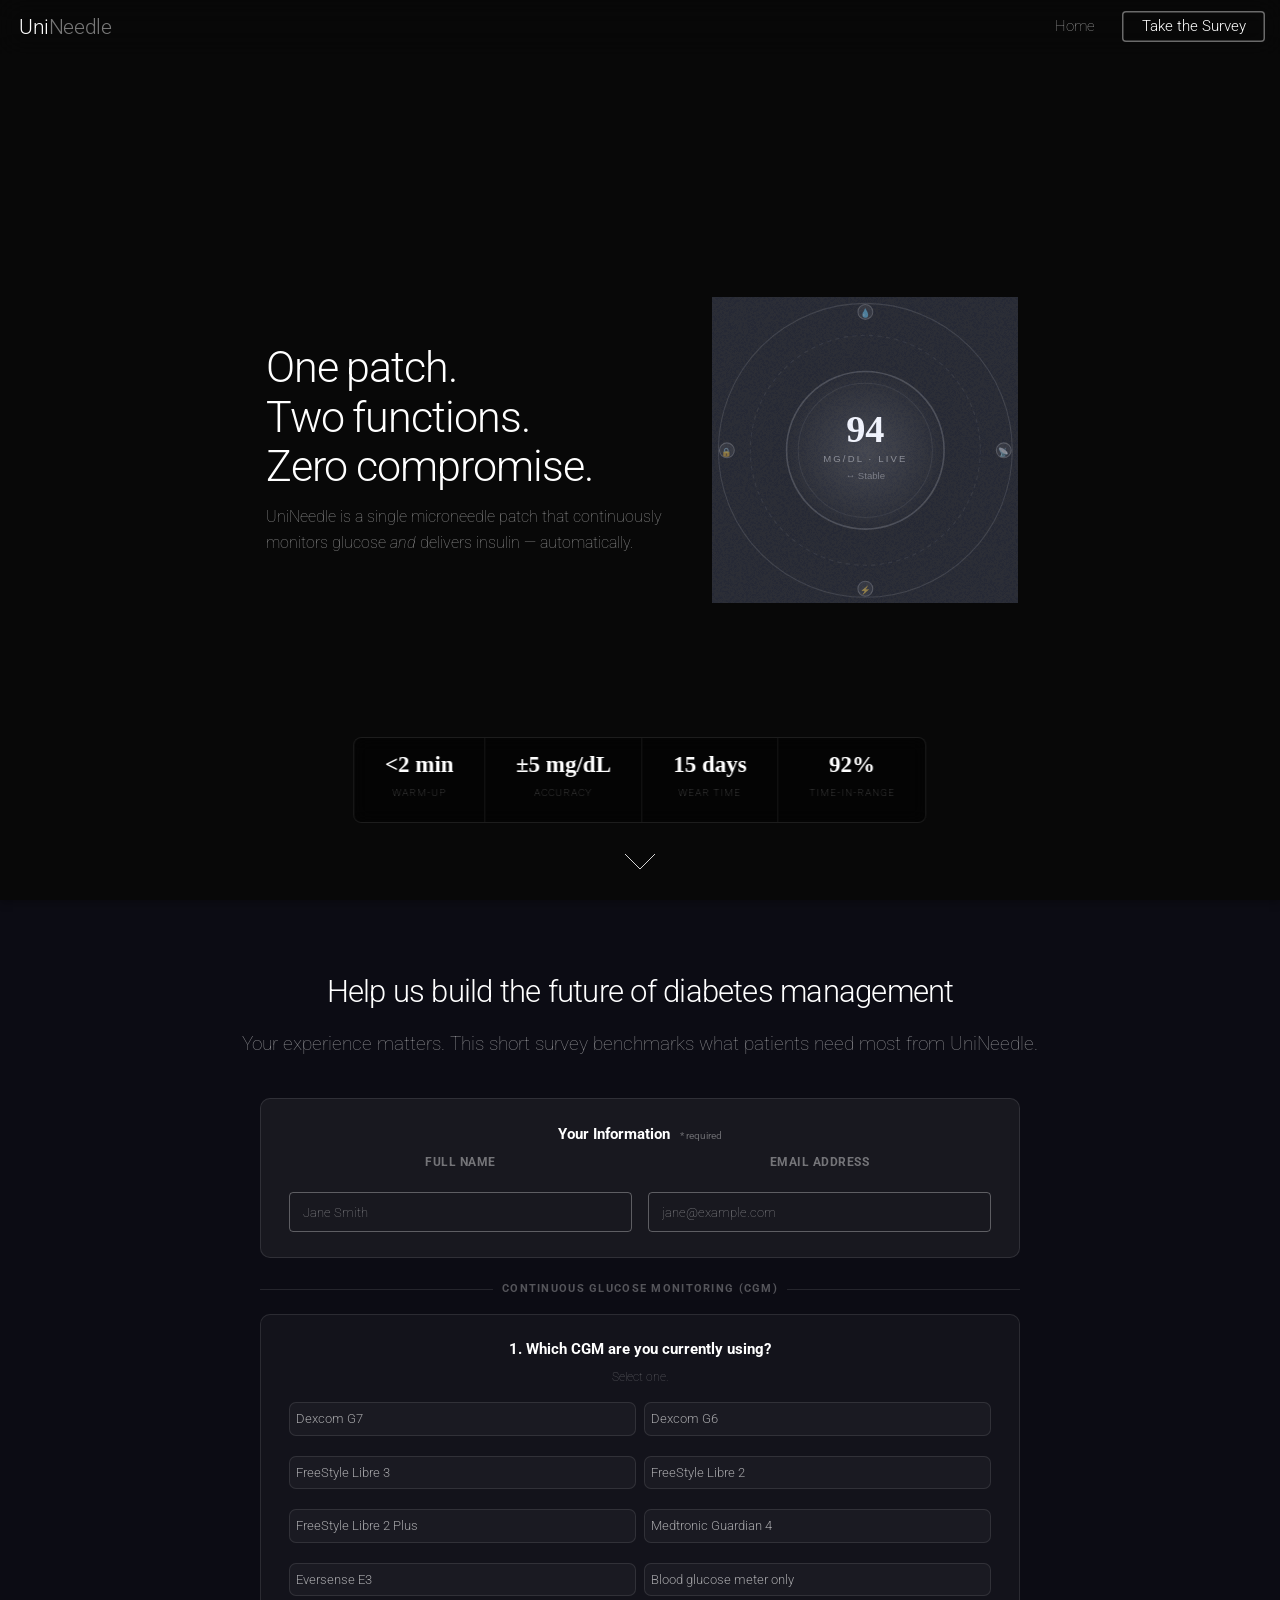
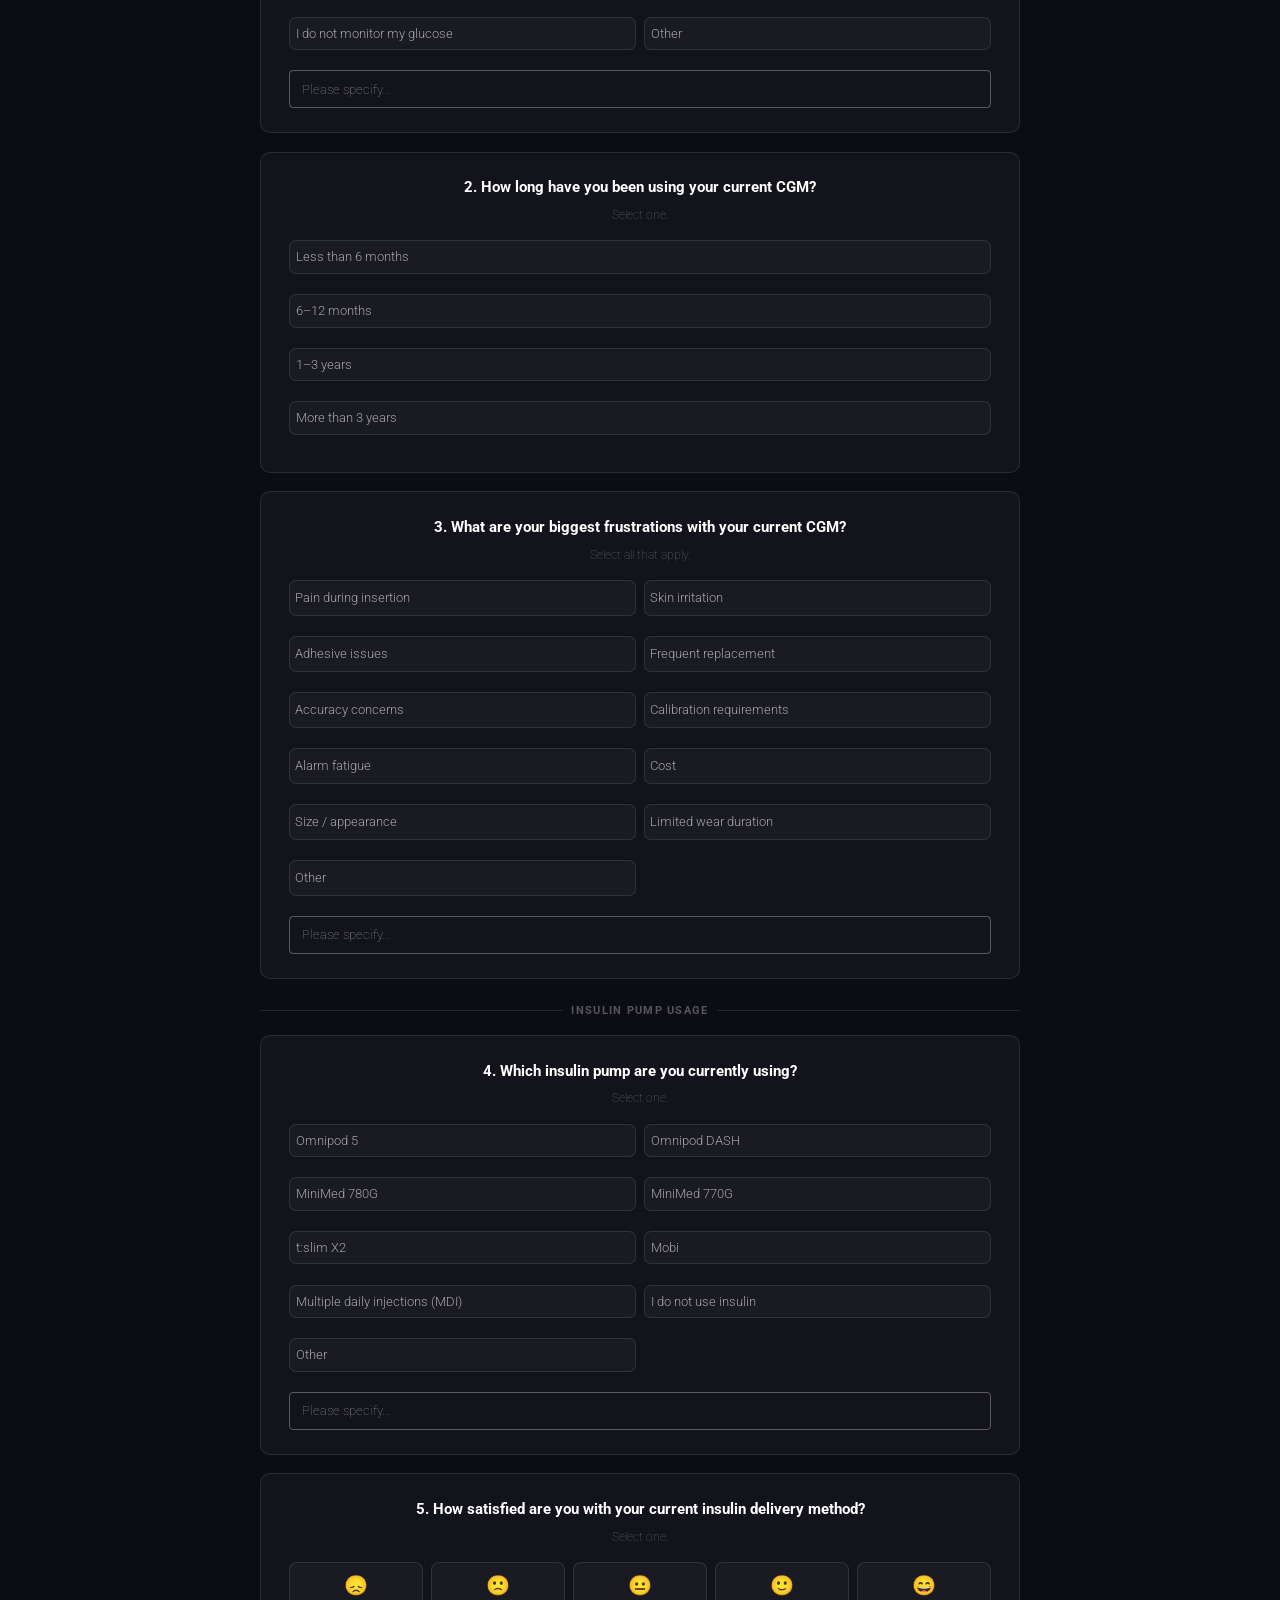
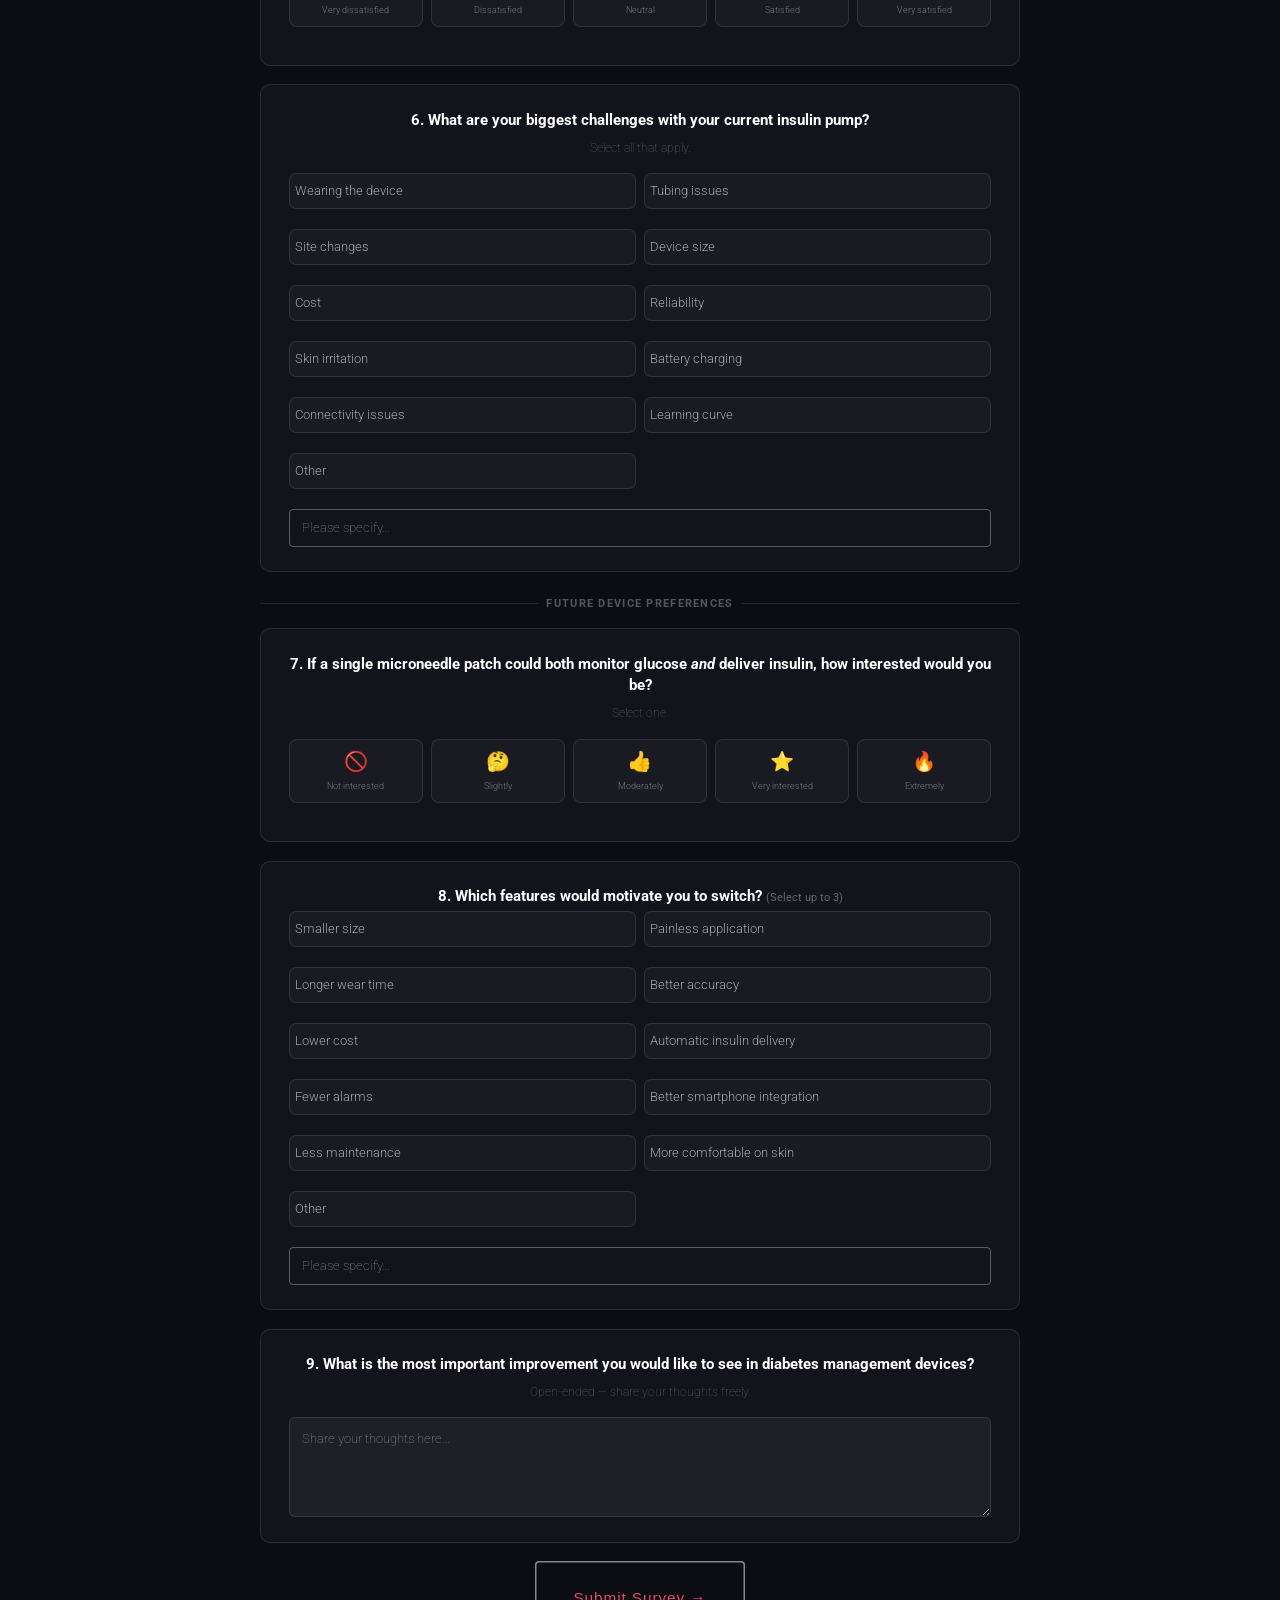
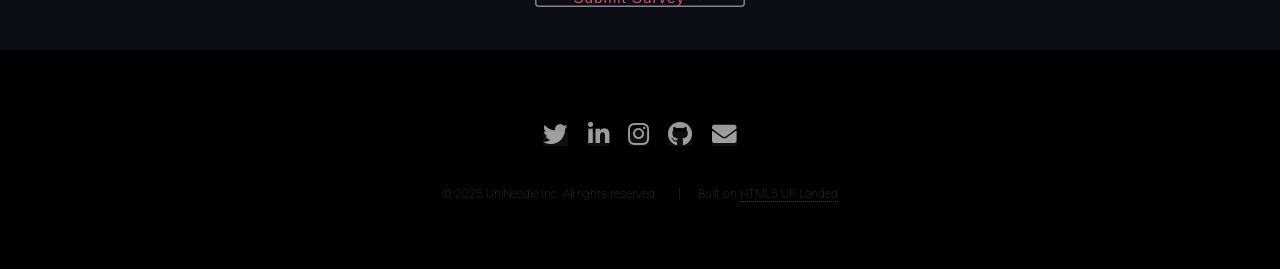
<file: index (3).html>
<!DOCTYPE HTML>
<!--
	Based on Landed by HTML5 UP — html5up.net | @ajlkn
	Adapted for UniNeedle — Closed-Loop Glucose Intelligence
-->
<html>
<head>
	<title>UniNeedle — Closed-Loop Glucose Intelligence</title>
	<meta charset="utf-8" />
	<meta name="viewport" content="width=device-width, initial-scale=1, user-scalable=no" />
	<link rel="stylesheet" href="assets/css/main.css" />
	<link rel="stylesheet" href="assets/css/unineedle.css" />
	<noscript><link rel="stylesheet" href="assets/css/noscript.css" /></noscript>
</head>
<body class="is-preload landing">
<div id="page-wrapper">

<!-- ── HEADER ── -->
<header id="header">
	<h1 id="logo"><a href="index.html">Uni<span class="logo-accent">Needle</span></a></h1>
	<nav id="nav">
		<ul>
			<li><a href="#banner">Home</a></li>
			<li><a href="#survey" class="button primary">Take the Survey</a></li>
		</ul>
	</nav>
</header>

<!-- ── BANNER ── -->
<section id="banner">
	<div class="content">
		<header>
			<h2>One patch.<br />Two functions.<br />Zero compromise.</h2>
			<p>UniNeedle is a single microneedle patch that continuously<br />
			monitors glucose <em>and</em> delivers insulin — automatically.</p>
		</header>
		<span class="image">
			<!-- Animated device SVG replacing pic01.jpg -->
			<svg id="device-svg" viewBox="0 0 288 288" xmlns="http://www.w3.org/2000/svg">
				<defs>
					<radialGradient id="coreGrad" cx="50%" cy="50%" r="50%">
						<stop offset="0%" stop-color="#2a2a2a"/>
						<stop offset="100%" stop-color="#0a0a0a"/>
					</radialGradient>
				</defs>
				<!-- Outer ring -->
				<circle cx="144" cy="144" r="138" fill="none" stroke="rgba(255,255,255,0.12)" stroke-width="1"/>
				<!-- Middle ring dashed -->
				<circle cx="144" cy="144" r="108" fill="none" stroke="rgba(255,255,255,0.07)" stroke-width="1" stroke-dasharray="4 4"/>
				<!-- Core -->
				<circle cx="144" cy="144" r="74" fill="url(#coreGrad)" stroke="rgba(255,255,255,0.18)" stroke-width="1.5"/>
				<circle cx="144" cy="144" r="63" fill="none" stroke="rgba(255,255,255,0.07)" stroke-width="1"/>
				<!-- Reading text -->
				<text x="144" y="136" text-anchor="middle" font-family="Georgia,serif" font-size="36" font-weight="600" fill="#ffffff" id="svg-reading">94</text>
				<text x="144" y="155" text-anchor="middle" font-family="sans-serif" font-size="9" letter-spacing="2" fill="rgba(255,255,255,0.45)">MG/DL · LIVE</text>
				<text x="144" y="171" text-anchor="middle" font-family="sans-serif" font-size="9" fill="rgba(255,255,255,0.35)">↔ Stable</text>
				<!-- Orbit pips -->
				<circle cx="144" cy="14"  r="7" fill="#1a1a1a" stroke="rgba(255,255,255,0.2)" stroke-width="1"/>
				<circle cx="274" cy="144" r="7" fill="#1a1a1a" stroke="rgba(255,255,255,0.2)" stroke-width="1"/>
				<circle cx="144" cy="274" r="7" fill="#1a1a1a" stroke="rgba(255,255,255,0.2)" stroke-width="1"/>
				<circle cx="14"  cy="144" r="7" fill="#1a1a1a" stroke="rgba(255,255,255,0.2)" stroke-width="1"/>
				<!-- pip icons -->
				<text x="144" y="18"  text-anchor="middle" font-size="8" fill="rgba(255,255,255,0.5)">💧</text>
				<text x="274" y="148" text-anchor="middle" font-size="8" fill="rgba(255,255,255,0.5)">📡</text>
				<text x="144" y="278" text-anchor="middle" font-size="8" fill="rgba(255,255,255,0.5)">⚡</text>
				<text x="14"  y="148" text-anchor="middle" font-size="8" fill="rgba(255,255,255,0.5)">🔒</text>
			</svg>
		</span>
	</div>
	<!-- Stats strip inside banner -->
	<div class="banner-stats">
		<div class="bstat"><span class="bstat-num">&lt;2 min</span><span class="bstat-lbl">Warm-up</span></div>
		<div class="bstat"><span class="bstat-num">±5 mg/dL</span><span class="bstat-lbl">Accuracy</span></div>
		<div class="bstat"><span class="bstat-num">15 days</span><span class="bstat-lbl">Wear time</span></div>
		<div class="bstat"><span class="bstat-num">92%</span><span class="bstat-lbl">Time-in-range</span></div>
	</div>
	<a href="#survey" class="goto-next scrolly">Next</a>
</section>

<!-- ── FIVE · SURVEY (wrapper style2 special fade) ── -->
<section id="survey" class="wrapper style2 special fade">
	<div class="container">
		<header>
			<h2>Help us build the future of diabetes management</h2>
			<p>Your experience matters. This short survey benchmarks what patients need most from UniNeedle.</p>
		</header>

		<div class="survey-form" id="surveyForm">

			<!-- Identity -->
			<div class="s-card identity">
				<div class="q-label">Your Information <span class="req">* required</span></div>
				<div class="s-row-2">
					<div class="s-field">
						<label for="s-name">Full Name</label>
						<input type="text" id="s-name" placeholder="Jane Smith" class="s-input" />
					</div>
					<div class="s-field">
						<label for="s-email">Email Address</label>
						<input type="email" id="s-email" placeholder="jane@example.com" class="s-input" />
					</div>
				</div>
			</div>

			<div class="s-divider">Continuous Glucose Monitoring (CGM)</div>

			<div class="s-card">
				<div class="q-label">1. Which CGM are you currently using?</div>
				<div class="q-hint">Select one.</div>
				<div class="opts-grid">
					<label class="opt"><input type="radio" name="cgm_device" value="Dexcom G7"/><span>Dexcom G7</span></label>
					<label class="opt"><input type="radio" name="cgm_device" value="Dexcom G6"/><span>Dexcom G6</span></label>
					<label class="opt"><input type="radio" name="cgm_device" value="FreeStyle Libre 3"/><span>FreeStyle Libre 3</span></label>
					<label class="opt"><input type="radio" name="cgm_device" value="FreeStyle Libre 2"/><span>FreeStyle Libre 2</span></label>
					<label class="opt"><input type="radio" name="cgm_device" value="FreeStyle Libre 2 Plus"/><span>FreeStyle Libre 2 Plus</span></label>
					<label class="opt"><input type="radio" name="cgm_device" value="Medtronic Guardian 4"/><span>Medtronic Guardian 4</span></label>
					<label class="opt"><input type="radio" name="cgm_device" value="Eversense E3"/><span>Eversense E3</span></label>
					<label class="opt"><input type="radio" name="cgm_device" value="Blood glucose meter only"/><span>Blood glucose meter only</span></label>
					<label class="opt"><input type="radio" name="cgm_device" value="No monitoring"/><span>I do not monitor my glucose</span></label>
					<label class="opt"><input type="radio" name="cgm_device" value="Other CGM"/><span>Other</span></label>
				</div>
				<input class="other-inp" id="cgm_other" type="text" placeholder="Please specify…" />
			</div>

			<div class="s-card">
				<div class="q-label">2. How long have you been using your current CGM?</div>
				<div class="q-hint">Select one.</div>
				<div class="opts-grid one-col">
					<label class="opt"><input type="radio" name="cgm_dur" value="Less than 6 months"/><span>Less than 6 months</span></label>
					<label class="opt"><input type="radio" name="cgm_dur" value="6–12 months"/><span>6–12 months</span></label>
					<label class="opt"><input type="radio" name="cgm_dur" value="1–3 years"/><span>1–3 years</span></label>
					<label class="opt"><input type="radio" name="cgm_dur" value="More than 3 years"/><span>More than 3 years</span></label>
				</div>
			</div>

			<div class="s-card">
				<div class="q-label">3. What are your biggest frustrations with your current CGM?</div>
				<div class="q-hint">Select all that apply.</div>
				<div class="opts-grid">
					<label class="opt"><input type="checkbox" name="cgm_frust" value="Pain during insertion"/><span>Pain during insertion</span></label>
					<label class="opt"><input type="checkbox" name="cgm_frust" value="Skin irritation"/><span>Skin irritation</span></label>
					<label class="opt"><input type="checkbox" name="cgm_frust" value="Adhesive issues"/><span>Adhesive issues</span></label>
					<label class="opt"><input type="checkbox" name="cgm_frust" value="Frequent replacement"/><span>Frequent replacement</span></label>
					<label class="opt"><input type="checkbox" name="cgm_frust" value="Accuracy concerns"/><span>Accuracy concerns</span></label>
					<label class="opt"><input type="checkbox" name="cgm_frust" value="Calibration requirements"/><span>Calibration requirements</span></label>
					<label class="opt"><input type="checkbox" name="cgm_frust" value="Alarm fatigue"/><span>Alarm fatigue</span></label>
					<label class="opt"><input type="checkbox" name="cgm_frust" value="Cost"/><span>Cost</span></label>
					<label class="opt"><input type="checkbox" name="cgm_frust" value="Size/appearance"/><span>Size / appearance</span></label>
					<label class="opt"><input type="checkbox" name="cgm_frust" value="Limited wear duration"/><span>Limited wear duration</span></label>
					<label class="opt"><input type="checkbox" name="cgm_frust" value="Other frustration"/><span>Other</span></label>
				</div>
				<input class="other-inp" id="cgm_frust_other" type="text" placeholder="Please specify…" />
			</div>

			<div class="s-divider">Insulin Pump Usage</div>

			<div class="s-card">
				<div class="q-label">4. Which insulin pump are you currently using?</div>
				<div class="q-hint">Select one.</div>
				<div class="opts-grid">
					<label class="opt"><input type="radio" name="pump" value="Omnipod 5"/><span>Omnipod 5</span></label>
					<label class="opt"><input type="radio" name="pump" value="Omnipod DASH"/><span>Omnipod DASH</span></label>
					<label class="opt"><input type="radio" name="pump" value="MiniMed 780G"/><span>MiniMed 780G</span></label>
					<label class="opt"><input type="radio" name="pump" value="MiniMed 770G"/><span>MiniMed 770G</span></label>
					<label class="opt"><input type="radio" name="pump" value="t:slim X2"/><span>t:slim X2</span></label>
					<label class="opt"><input type="radio" name="pump" value="Mobi"/><span>Mobi</span></label>
					<label class="opt"><input type="radio" name="pump" value="MDI"/><span>Multiple daily injections (MDI)</span></label>
					<label class="opt"><input type="radio" name="pump" value="No insulin"/><span>I do not use insulin</span></label>
					<label class="opt"><input type="radio" name="pump" value="Other pump"/><span>Other</span></label>
				</div>
				<input class="other-inp" id="pump_other" type="text" placeholder="Please specify…" />
			</div>

			<div class="s-card">
				<div class="q-label">5. How satisfied are you with your current insulin delivery method?</div>
				<div class="q-hint">Select one.</div>
				<div class="likert-row">
					<label class="lik"><input type="radio" name="pump_sat" value="Very dissatisfied"/><span class="em">😞</span><span class="lt">Very dissatisfied</span></label>
					<label class="lik"><input type="radio" name="pump_sat" value="Dissatisfied"/><span class="em">🙁</span><span class="lt">Dissatisfied</span></label>
					<label class="lik"><input type="radio" name="pump_sat" value="Neutral"/><span class="em">😐</span><span class="lt">Neutral</span></label>
					<label class="lik"><input type="radio" name="pump_sat" value="Satisfied"/><span class="em">🙂</span><span class="lt">Satisfied</span></label>
					<label class="lik"><input type="radio" name="pump_sat" value="Very satisfied"/><span class="em">😄</span><span class="lt">Very satisfied</span></label>
				</div>
			</div>

			<div class="s-card">
				<div class="q-label">6. What are your biggest challenges with your current insulin pump?</div>
				<div class="q-hint">Select all that apply.</div>
				<div class="opts-grid">
					<label class="opt"><input type="checkbox" name="pump_chal" value="Wearing the device"/><span>Wearing the device</span></label>
					<label class="opt"><input type="checkbox" name="pump_chal" value="Tubing issues"/><span>Tubing issues</span></label>
					<label class="opt"><input type="checkbox" name="pump_chal" value="Site changes"/><span>Site changes</span></label>
					<label class="opt"><input type="checkbox" name="pump_chal" value="Device size"/><span>Device size</span></label>
					<label class="opt"><input type="checkbox" name="pump_chal" value="Cost"/><span>Cost</span></label>
					<label class="opt"><input type="checkbox" name="pump_chal" value="Reliability"/><span>Reliability</span></label>
					<label class="opt"><input type="checkbox" name="pump_chal" value="Skin irritation"/><span>Skin irritation</span></label>
					<label class="opt"><input type="checkbox" name="pump_chal" value="Battery charging"/><span>Battery charging</span></label>
					<label class="opt"><input type="checkbox" name="pump_chal" value="Connectivity issues"/><span>Connectivity issues</span></label>
					<label class="opt"><input type="checkbox" name="pump_chal" value="Learning curve"/><span>Learning curve</span></label>
					<label class="opt"><input type="checkbox" name="pump_chal" value="Other pump challenge"/><span>Other</span></label>
				</div>
				<input class="other-inp" id="pump_chal_other" type="text" placeholder="Please specify…" />
			</div>

			<div class="s-divider">Future Device Preferences</div>

			<div class="s-card">
				<div class="q-label">7. If a single microneedle patch could both monitor glucose <em>and</em> deliver insulin, how interested would you be?</div>
				<div class="q-hint">Select one.</div>
				<div class="likert-row">
					<label class="lik"><input type="radio" name="interest" value="Not interested"/><span class="em">🚫</span><span class="lt">Not interested</span></label>
					<label class="lik"><input type="radio" name="interest" value="Slightly interested"/><span class="em">🤔</span><span class="lt">Slightly</span></label>
					<label class="lik"><input type="radio" name="interest" value="Moderately interested"/><span class="em">👍</span><span class="lt">Moderately</span></label>
					<label class="lik"><input type="radio" name="interest" value="Very interested"/><span class="em">⭐</span><span class="lt">Very interested</span></label>
					<label class="lik"><input type="radio" name="interest" value="Extremely interested"/><span class="em">🔥</span><span class="lt">Extremely</span></label>
				</div>
			</div>

			<div class="s-card">
				<div class="q-label">8. Which features would motivate you to switch? <span class="q-hint-inline">(Select up to 3)</span></div>
				<div class="opts-grid" id="switch_grid">
					<label class="opt"><input type="checkbox" name="switch" value="Smaller size"/><span>Smaller size</span></label>
					<label class="opt"><input type="checkbox" name="switch" value="Painless application"/><span>Painless application</span></label>
					<label class="opt"><input type="checkbox" name="switch" value="Longer wear time"/><span>Longer wear time</span></label>
					<label class="opt"><input type="checkbox" name="switch" value="Better accuracy"/><span>Better accuracy</span></label>
					<label class="opt"><input type="checkbox" name="switch" value="Lower cost"/><span>Lower cost</span></label>
					<label class="opt"><input type="checkbox" name="switch" value="Automatic insulin delivery"/><span>Automatic insulin delivery</span></label>
					<label class="opt"><input type="checkbox" name="switch" value="Fewer alarms"/><span>Fewer alarms</span></label>
					<label class="opt"><input type="checkbox" name="switch" value="Better smartphone integration"/><span>Better smartphone integration</span></label>
					<label class="opt"><input type="checkbox" name="switch" value="Less maintenance"/><span>Less maintenance</span></label>
					<label class="opt"><input type="checkbox" name="switch" value="More comfortable on skin"/><span>More comfortable on skin</span></label>
					<label class="opt"><input type="checkbox" name="switch" value="Other switch"/><span>Other</span></label>
				</div>
				<input class="other-inp" id="switch_other" type="text" placeholder="Please specify…" />
				<div class="limit-msg" id="switch_msg">Maximum 3 selections reached.</div>
			</div>

			<div class="s-card">
				<div class="q-label">9. What is the most important improvement you would like to see in diabetes management devices?</div>
				<div class="q-hint">Open-ended — share your thoughts freely.</div>
				<textarea class="s-textarea" name="open_response" placeholder="Share your thoughts here…"></textarea>
			</div>

			<div style="text-align:center;margin-top:1em">
				<button type="button" class="button primary large" onclick="submitSurvey()">Submit Survey →</button>
			</div>

			<div class="survey-success" id="surveySuccess">
				<div class="tick">✅</div>
				<h3>Thank you for your response!</h3>
				<p>Your insights directly shape the future of UniNeedle. We'll be in touch if we have follow-up questions.</p>
			</div>
		</div>
	</div>
</section>

<!-- ── FOOTER ── -->
<footer id="footer">
	<ul class="icons">
		<li><a href="#" class="icon brands alt fa-twitter"><span class="label">Twitter</span></a></li>
		<li><a href="#" class="icon brands alt fa-linkedin-in"><span class="label">LinkedIn</span></a></li>
		<li><a href="#" class="icon brands alt fa-instagram"><span class="label">Instagram</span></a></li>
		<li><a href="#" class="icon brands alt fa-github"><span class="label">GitHub</span></a></li>
		<li><a href="mailto:hello@unineedle.com" class="icon solid alt fa-envelope"><span class="label">Email</span></a></li>
	</ul>
	<ul class="copyright">
		<li>&copy; 2025 UniNeedle Inc. All rights reserved.</li>
		<li>Built on <a href="http://html5up.net">HTML5 UP Landed</a></li>
	</ul>
</footer>

</div><!-- /page-wrapper -->

<!-- Scripts (original Landed JS — untouched) -->
<script src="assets/js/jquery.min.js"></script>
<script src="assets/js/jquery.scrolly.min.js"></script>
<script src="assets/js/jquery.dropotron.min.js"></script>
<script src="assets/js/jquery.scrollex.min.js"></script>
<script src="assets/js/browser.min.js"></script>
<script src="assets/js/breakpoints.min.js"></script>
<script src="assets/js/util.js"></script>
<script src="assets/js/main.js"></script>

<script>
// Live glucose animation
let g = 94;
setInterval(() => {
	g += (Math.random() - 0.5) * 2.5;
	g = Math.max(80, Math.min(112, g));
	const el = document.getElementById('svg-reading');
	if (el) el.textContent = Math.round(g);
}, 3000);

// "Other" field reveal
function revealOther(name, inputId, matchVal) {
	document.addEventListener('change', e => {
		if (e.target.name !== name) return;
		const inp = document.getElementById(inputId);
		if (!inp) return;
		if (e.target.type === 'radio') {
			inp.style.display = e.target.value === matchVal ? 'block' : 'none';
		} else {
			const cb = document.querySelector(`input[name="${name}"][value="${matchVal}"]`);
			inp.style.display = cb && cb.checked ? 'block' : 'none';
		}
	});
}
revealOther('cgm_device', 'cgm_other',      'Other CGM');
revealOther('cgm_frust',  'cgm_frust_other','Other frustration');
revealOther('pump',       'pump_other',      'Other pump');
revealOther('pump_chal',  'pump_chal_other', 'Other pump challenge');
revealOther('switch',     'switch_other',    'Other switch');

// Max-3 on switch features
document.addEventListener('change', e => {
	if (e.target.name !== 'switch') return;
	const msg = document.getElementById('switch_msg');
	const checked = document.querySelectorAll('input[name="switch"]:checked');
	if (checked.length > 3) { e.target.checked = false; msg.style.display = 'block'; }
	else msg.style.display = 'none';
	const atLimit = document.querySelectorAll('input[name="switch"]:checked').length >= 3;
	document.querySelectorAll('input[name="switch"]').forEach(cb => {
		const lbl = cb.closest('.opt');
		if (lbl) lbl.style.opacity = (!cb.checked && atLimit) ? '0.4' : '1';
	});
});

// Submit
function submitSurvey() {
	const name  = document.getElementById('s-name').value.trim();
	const email = document.getElementById('s-email').value.trim();
	document.getElementById('s-name').style.borderColor  = '';
	document.getElementById('s-email').style.borderColor = '';
	if (!name)  { document.getElementById('s-name').style.borderColor  = '#e44c65'; document.getElementById('s-name').focus();  return; }
	if (!email || !/^[^\s@]+@[^\s@]+\.[^\s@]+$/.test(email)) {
		document.getElementById('s-email').style.borderColor = '#e44c65'; document.getElementById('s-email').focus(); return;
	}
	const getVals = (nm, othId, othVal) => {
		const vals = Array.from(document.querySelectorAll(`input[name="${nm}"]:checked`)).map(e => e.value);
		if (othId) {
			const inp = document.getElementById(othId);
			if (inp && inp.style.display !== 'none' && inp.value.trim()) {
				const i = vals.findIndex(v => v === othVal);
				if (i !== -1) vals[i] = 'Other: ' + inp.value.trim();
			}
		}
		return vals.join('; ') || '—';
	};
	const data = {
		name, email,
		cgm_device:        getVals('cgm_device', 'cgm_other',       'Other CGM'),
		cgm_duration:      getVals('cgm_dur',    null,               null),
		cgm_frustrations:  getVals('cgm_frust',  'cgm_frust_other', 'Other frustration'),
		pump_device:       getVals('pump',        'pump_other',      'Other pump'),
		pump_satisfaction: getVals('pump_sat',    null,               null),
		pump_challenges:   getVals('pump_chal',   'pump_chal_other', 'Other pump challenge'),
		patch_interest:    getVals('interest',    null,               null),
		switch_features:   getVals('switch',      'switch_other',    'Other switch'),
		open_response:     document.querySelector('textarea[name="open_response"]').value.trim() || '—'
	};

	const APPS_SCRIPT_URL = 'https://script.google.com/macros/s/AKfycbx7SOqoai_QipsWNTBAAHrlOEmjW-18LYUl_BPpQe-e8HQALW-gb2SH3r38vb9CeY-m/exec';
	const btn = document.querySelector('.survey-form .button.primary');
	btn.textContent = 'Submitting…';
	btn.disabled = true;

	fetch(APPS_SCRIPT_URL, {
		method: 'POST', mode: 'no-cors',
		headers: { 'Content-Type': 'application/json' },
		body: JSON.stringify(data)
	})
	.then(() => {
		document.querySelectorAll('.s-card, .s-divider, .survey-form > div:last-of-type').forEach(el => el.style.display = 'none');
		const s = document.getElementById('surveySuccess');
		s.style.display = 'block';
		s.scrollIntoView({ behavior: 'smooth', block: 'center' });
	})
	.catch(() => {
		btn.textContent = 'Submit Survey →';
		btn.disabled = false;
		alert('Something went wrong. Please try again.');
	});
}
</script>
</body>
</html>
</file>
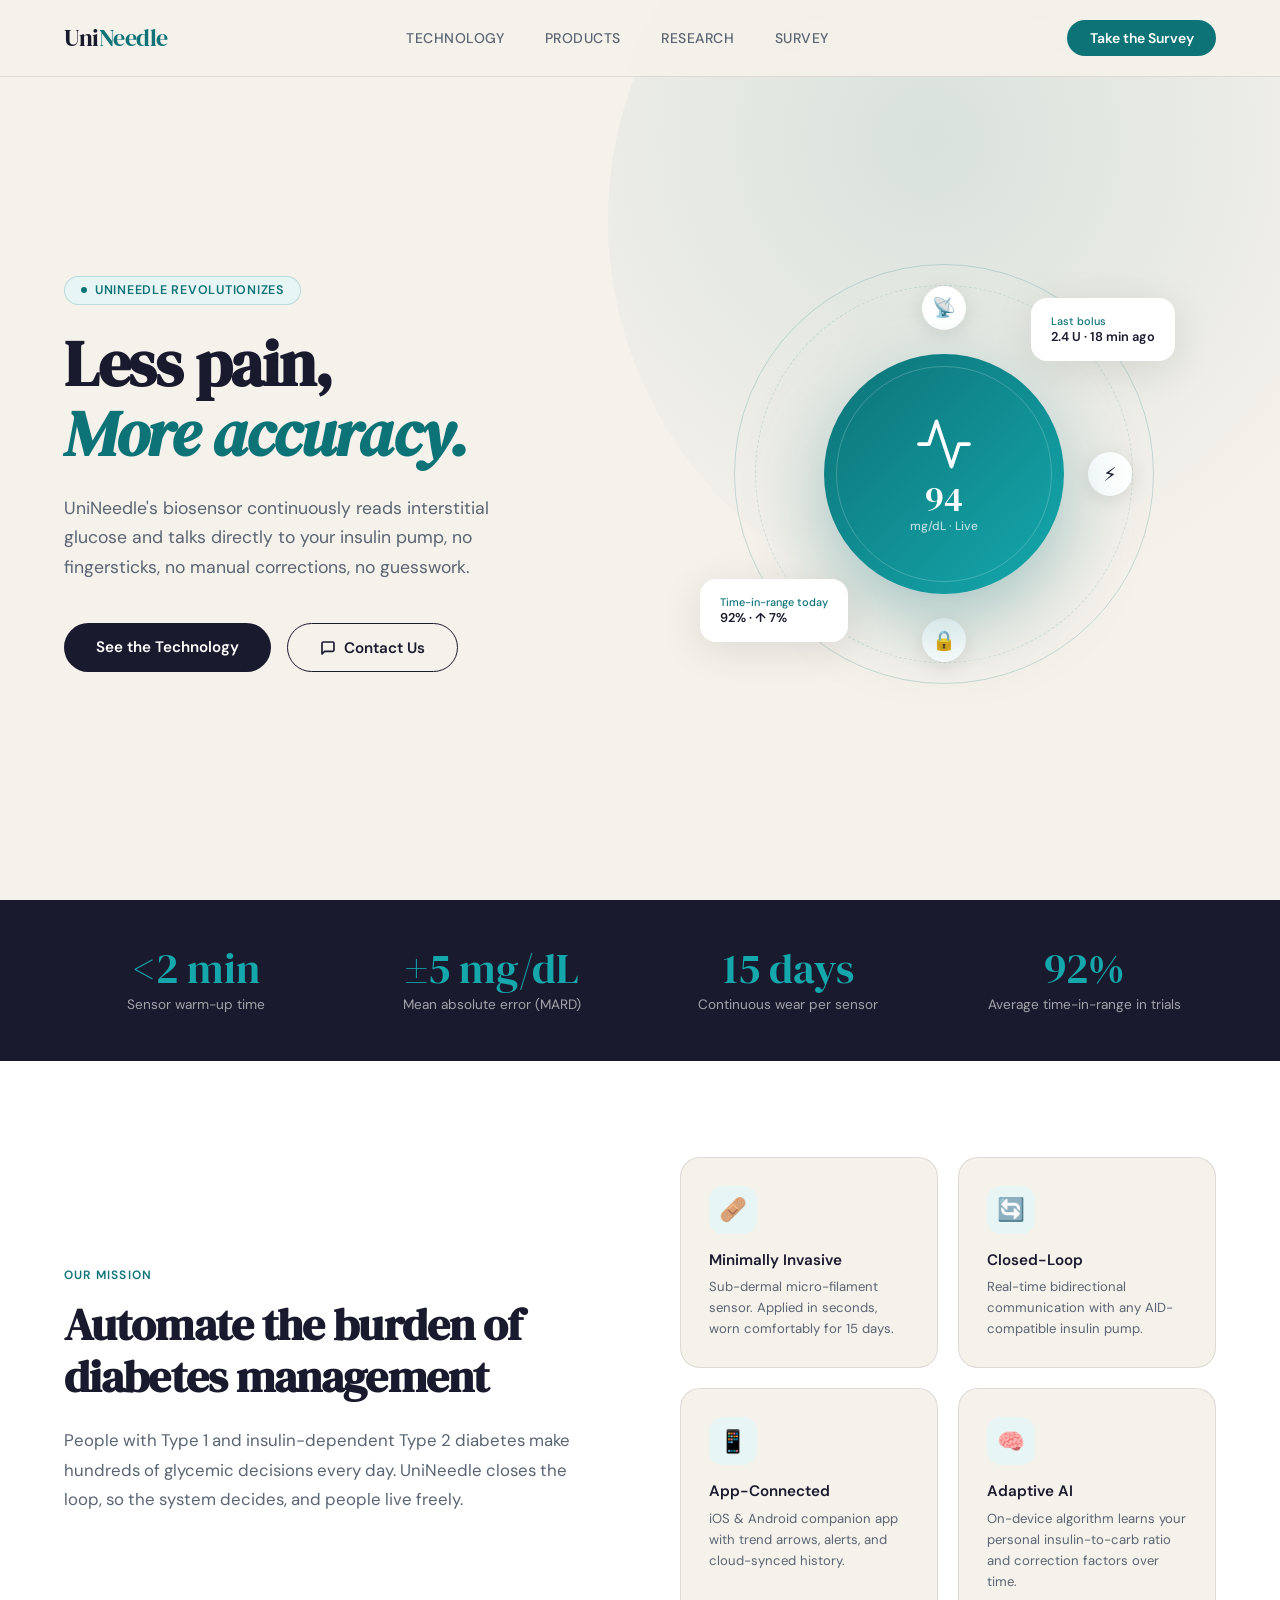
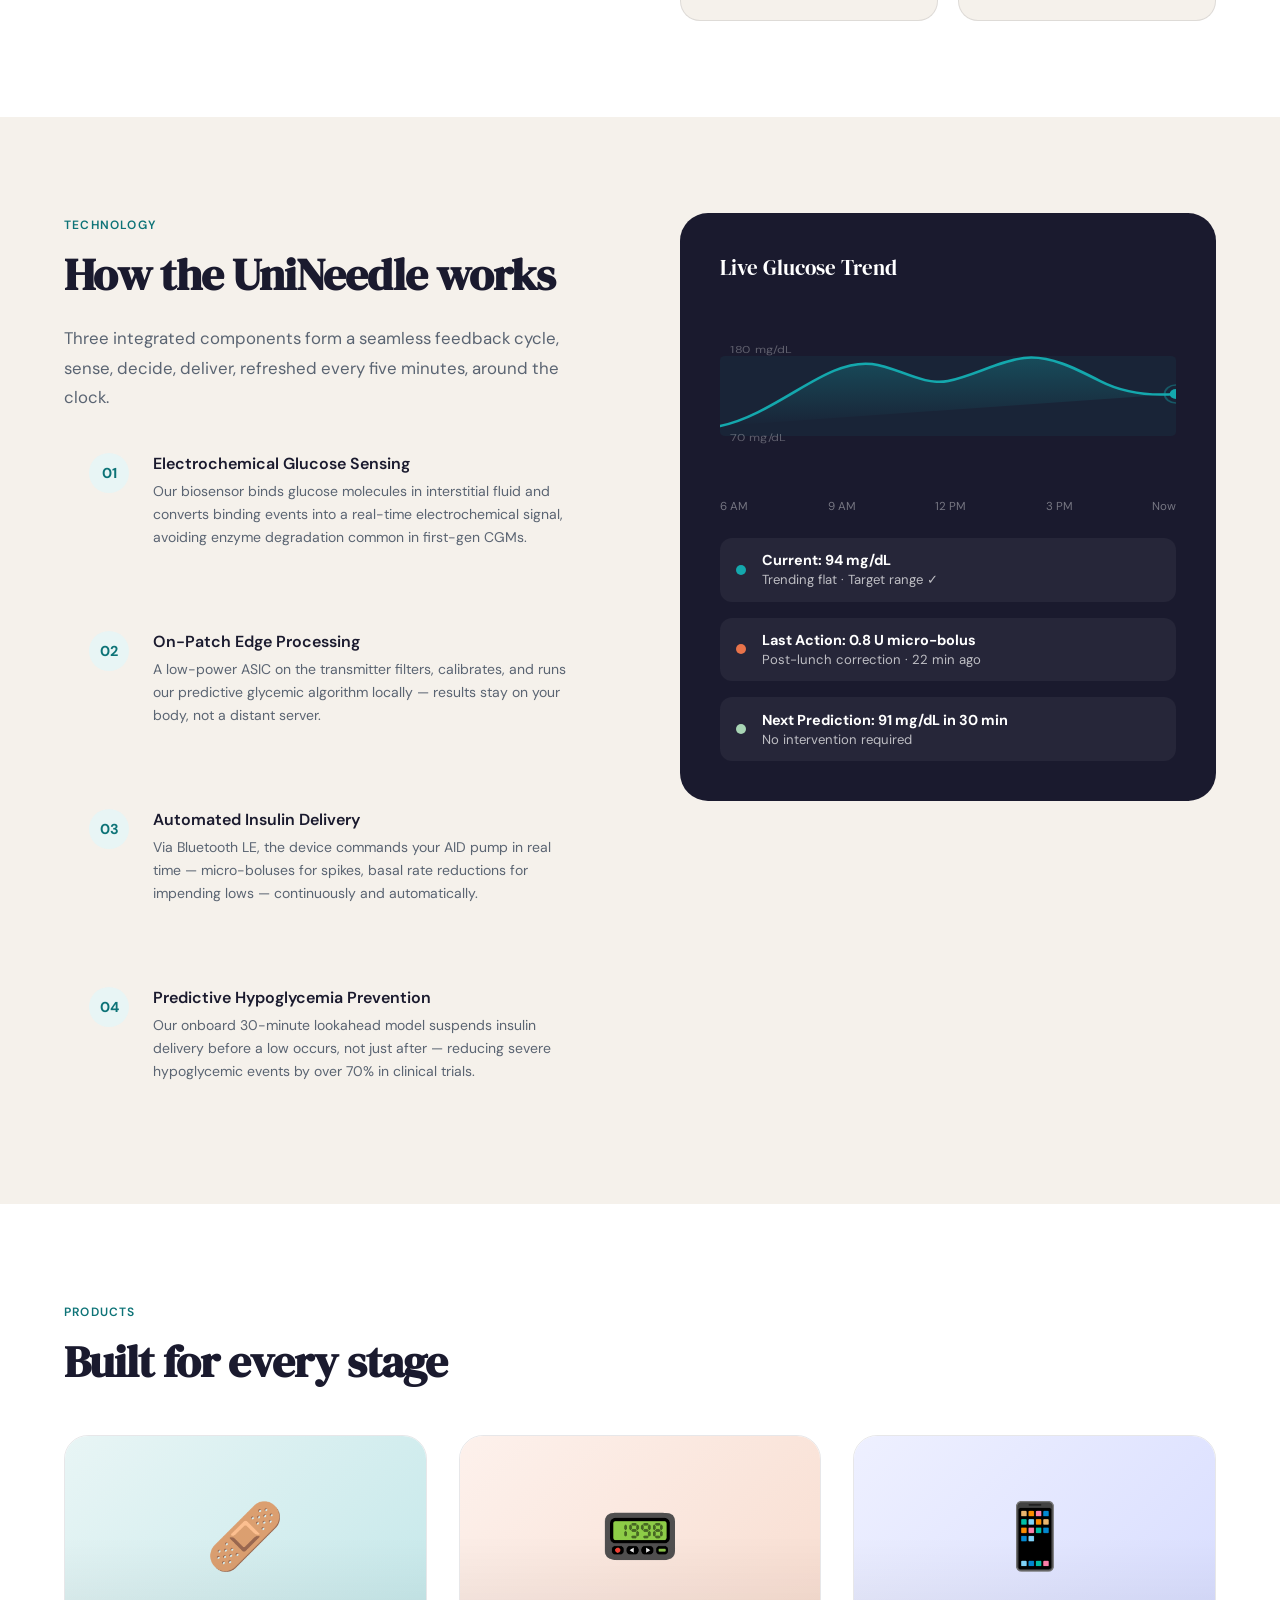
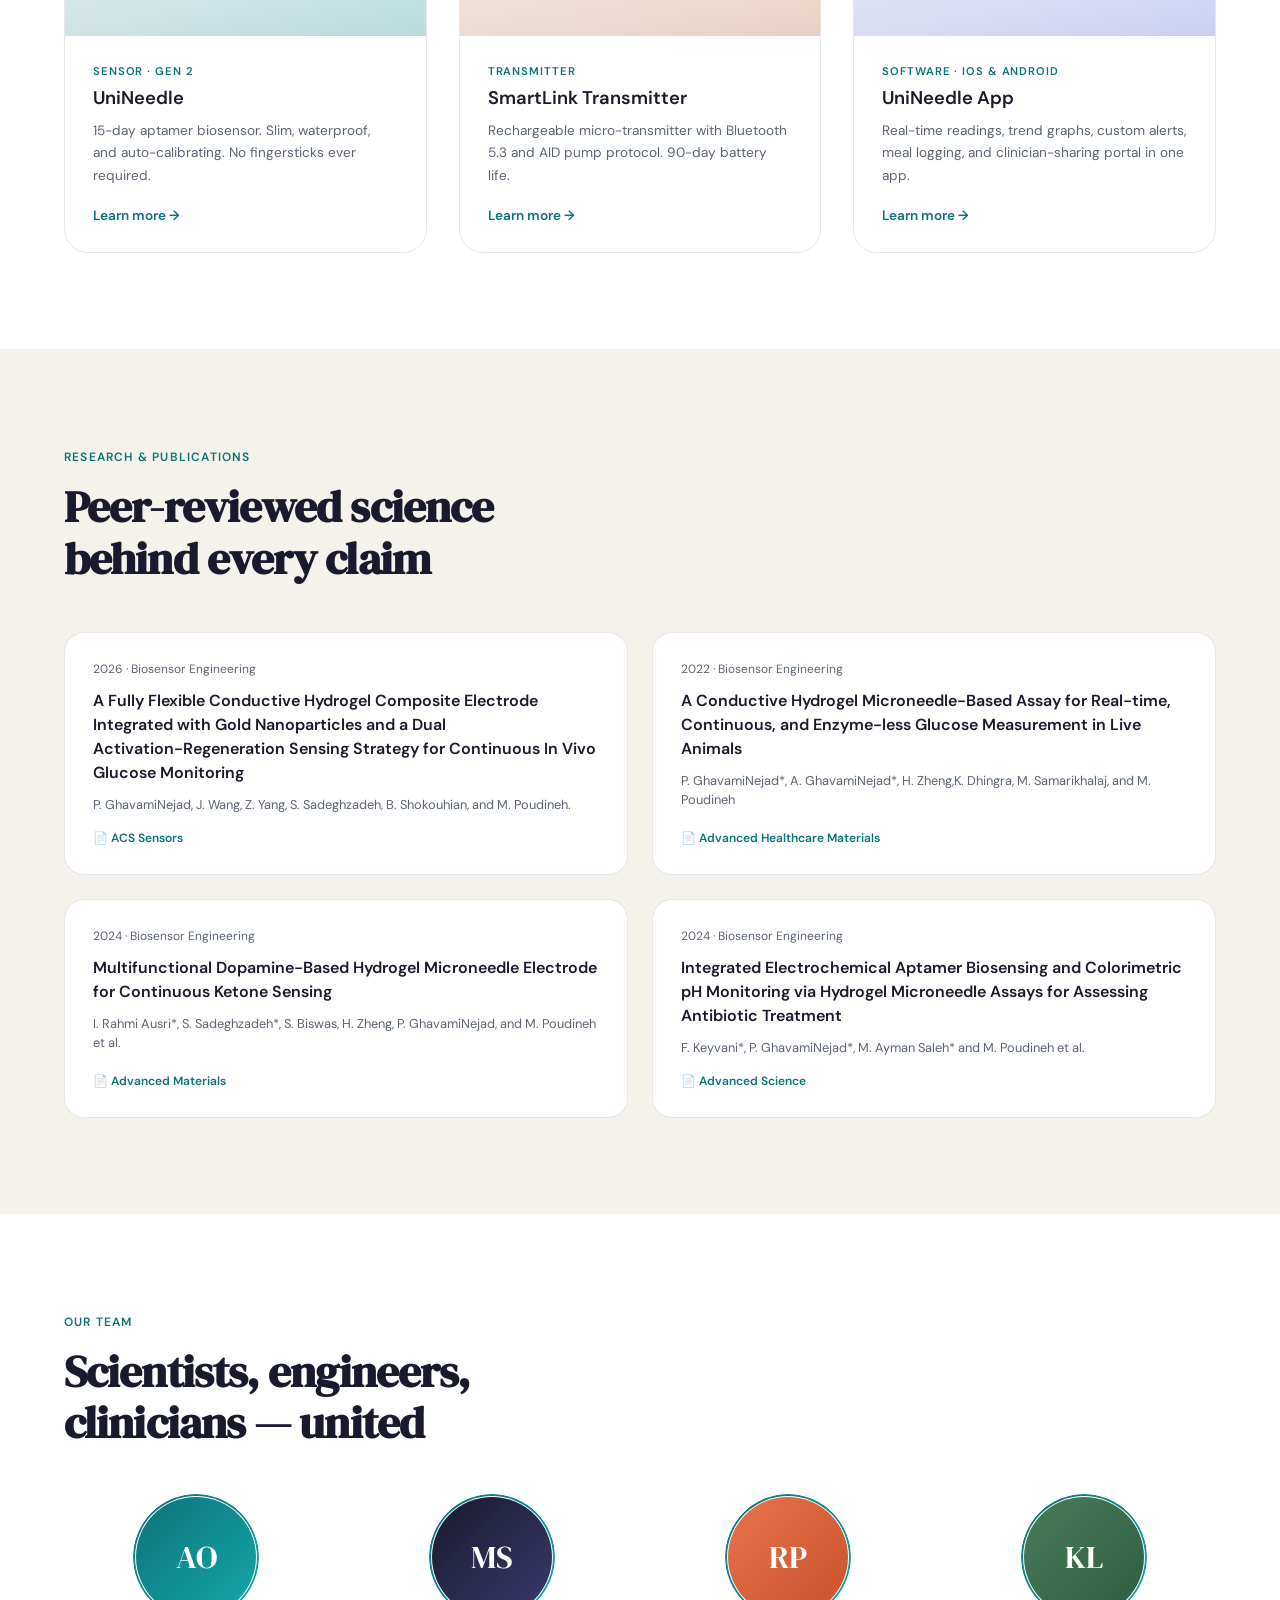
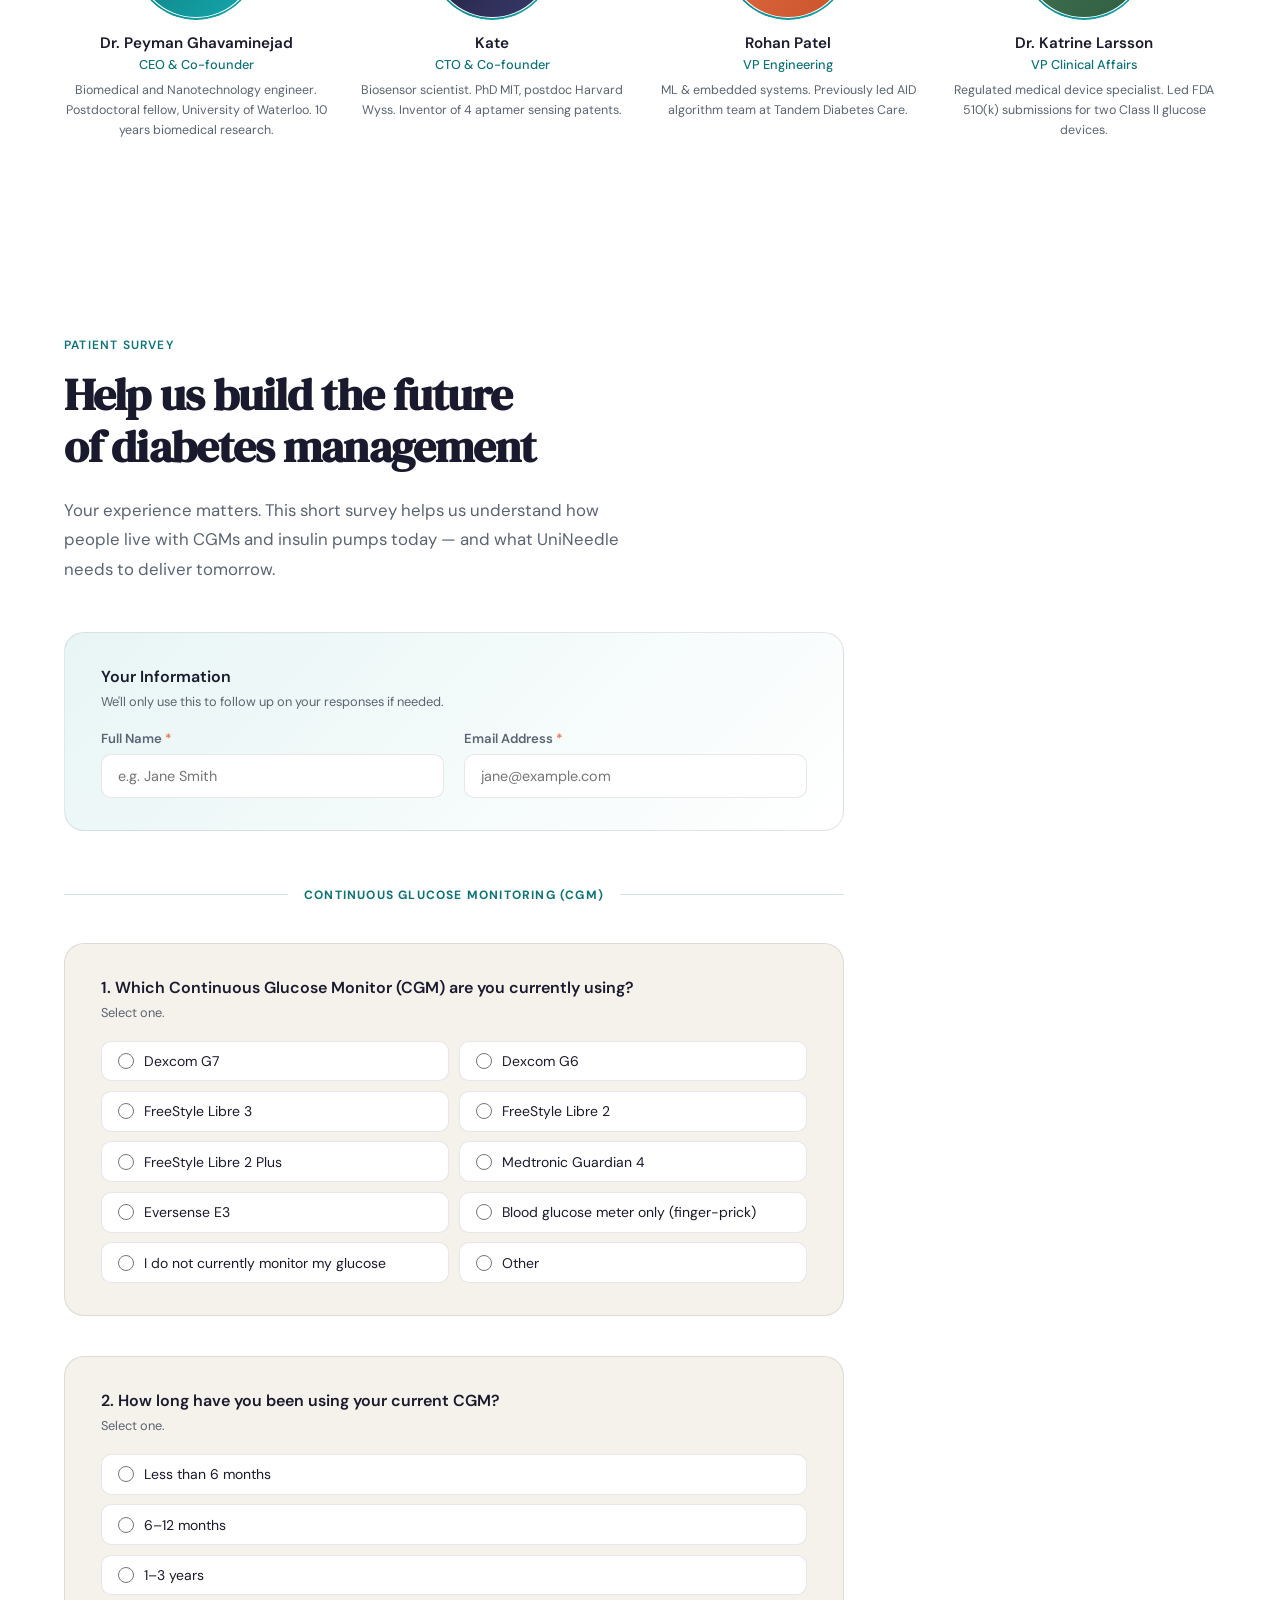
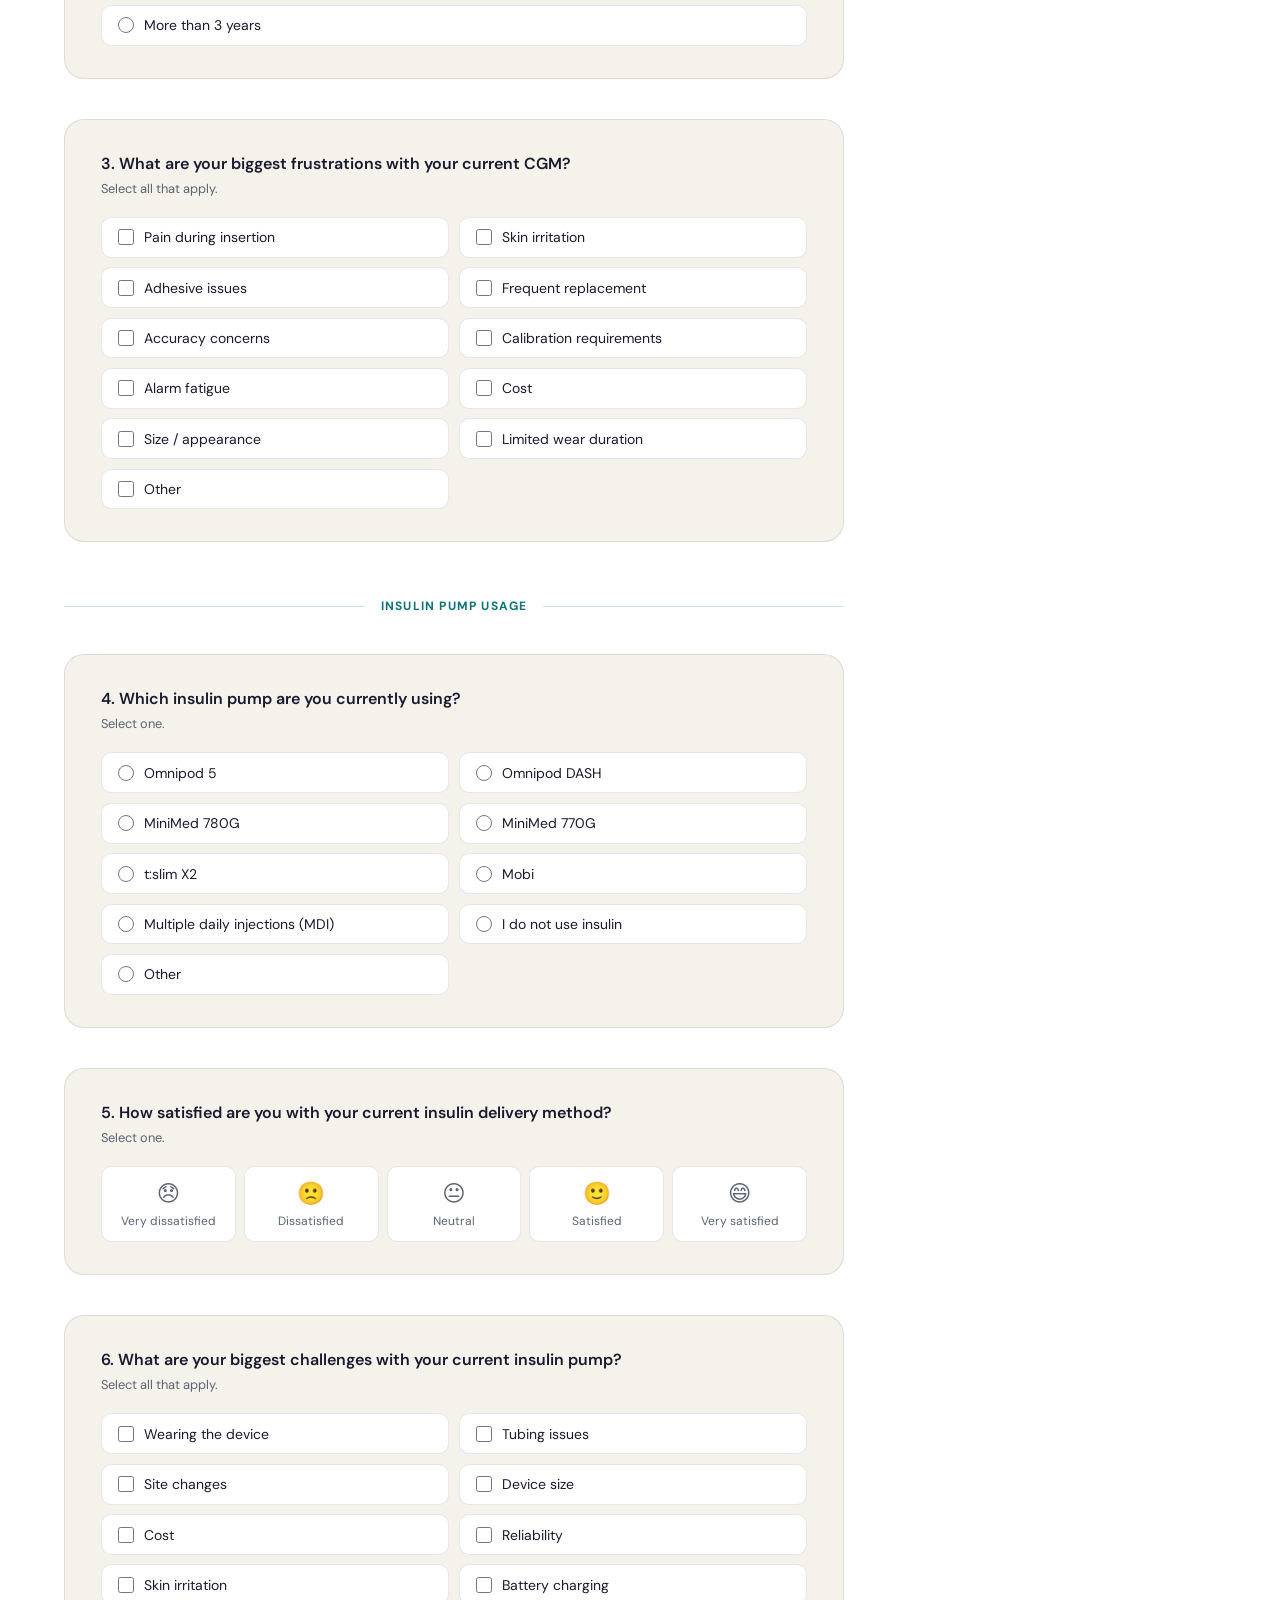
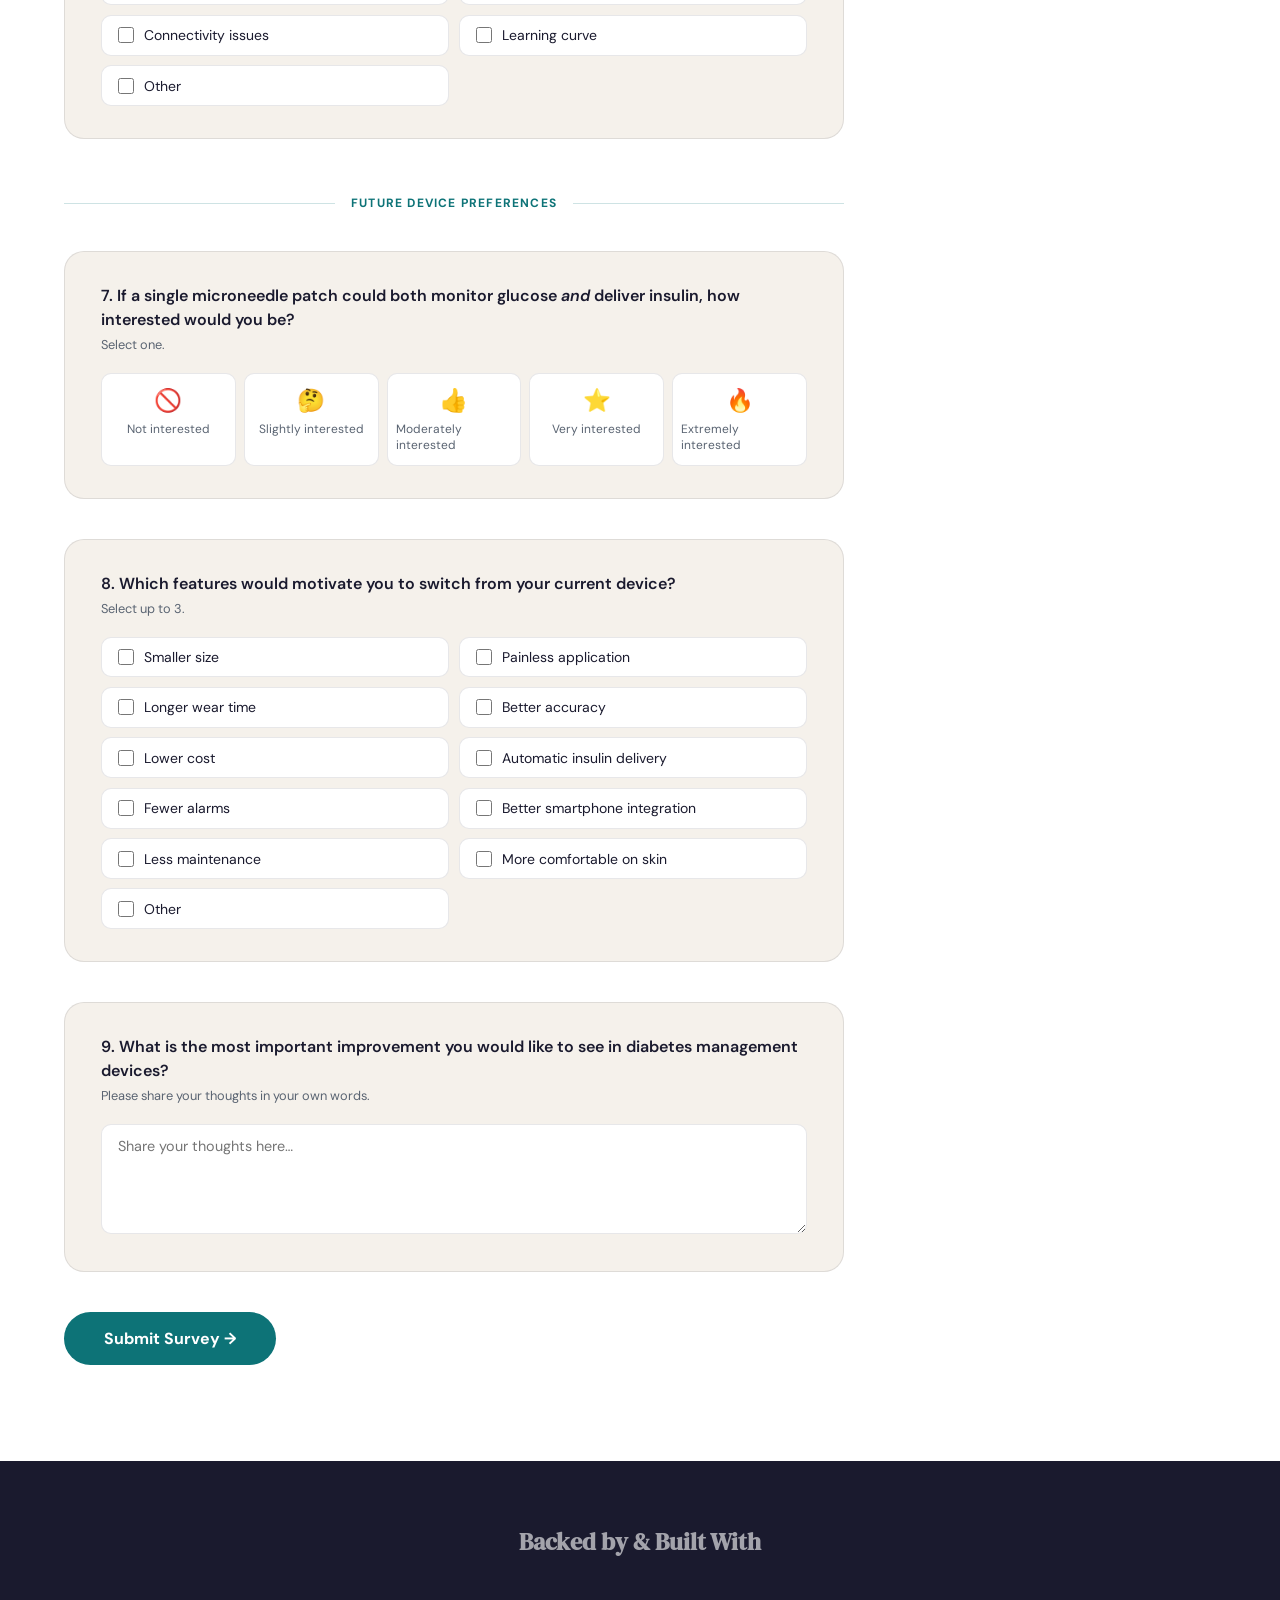
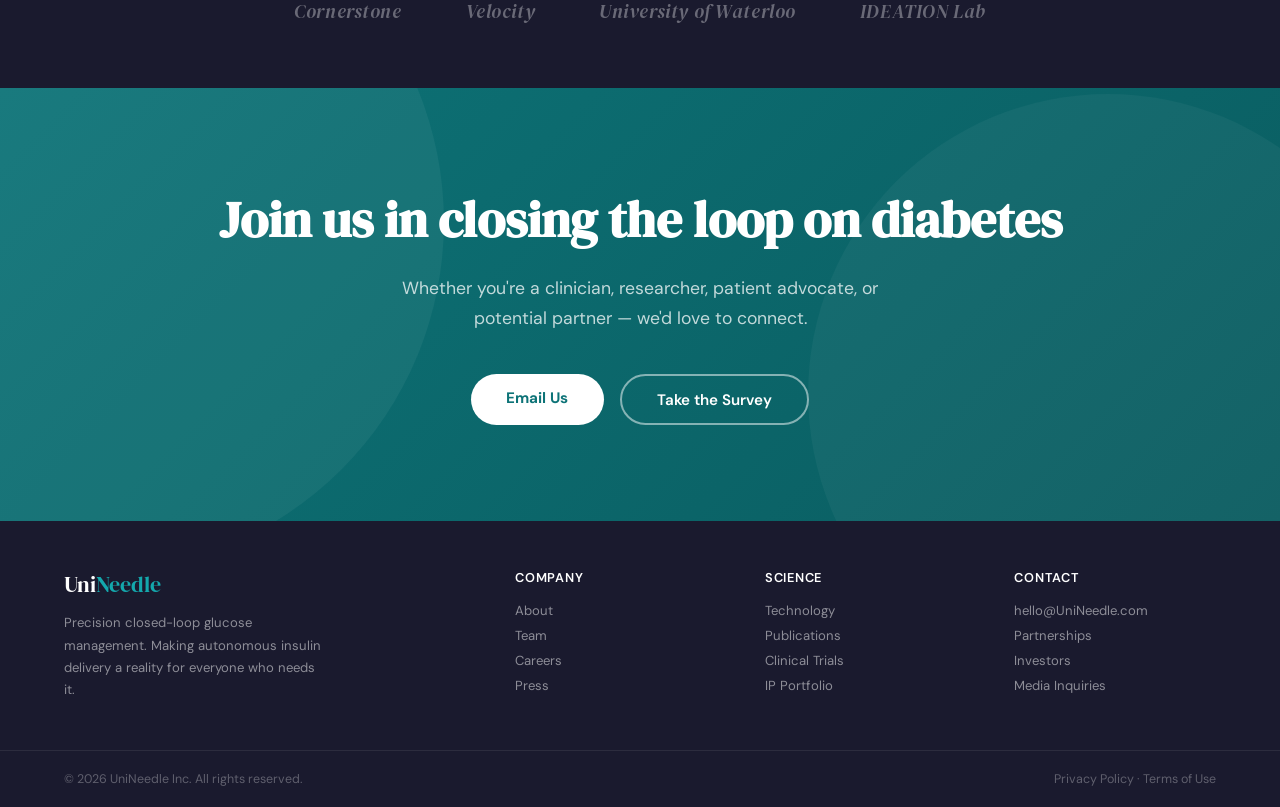
<file: indexnew.html>
<!DOCTYPE html>
<html lang="en">
<head>
  <meta charset="UTF-8" />
  <meta name="viewport" content="width=device-width, initial-scale=1.0" />
  <title>UniNeedle — UniNeedle Revolutionizes</title>
  <link rel="preconnect" href="https://fonts.googleapis.com" />
  <link rel="preconnect" href="https://fonts.gstatic.com" crossorigin />
  <link href="https://fonts.googleapis.com/css2?family=DM+Serif+Display:ital@0;1&family=DM+Sans:opsz,wght@9..40,300;9..40,400;9..40,500;9..40,600&display=swap" rel="stylesheet" />
  <style>
    *, *::before, *::after { box-sizing: border-box; margin: 0; padding: 0; }

    :root {
      --cream: #F5F1EB;
      --ink: #1A1A2E;
      --teal: #0D7377;
      --teal-light: #14A8AD;
      --teal-muted: #E8F5F5;
      --coral: #E8734A;
      --mid: #5A6472;
      --border: rgba(26,26,46,0.1);
      --serif: 'DM Serif Display', Georgia, serif;
      --sans: 'DM Sans', system-ui, sans-serif;
    }

    html { scroll-behavior: smooth; }

    body {
      font-family: var(--sans);
      background: var(--cream);
      color: var(--ink);
      overflow-x: hidden;
    }

    /* ── NAV ── */
    nav {
      position: fixed; top: 0; left: 0; right: 0; z-index: 100;
      display: flex; align-items: center; justify-content: space-between;
      padding: 1.25rem 4rem;
      background: rgba(245,241,235,0.92);
      backdrop-filter: blur(12px);
      border-bottom: 1px solid var(--border);
      transition: padding 0.3s;
    }
    .nav-logo {
      font-family: var(--serif);
      font-size: 1.5rem;
      color: var(--ink);
      text-decoration: none;
      letter-spacing: -0.02em;
    }
    .nav-logo span { color: var(--teal); }
    .nav-links { display: flex; gap: 2.5rem; list-style: none; }
    .nav-links a {
      font-size: 0.875rem; font-weight: 500; letter-spacing: 0.04em;
      text-transform: uppercase; color: var(--mid); text-decoration: none;
      transition: color 0.2s;
    }
    .nav-links a:hover { color: var(--teal); }
    .nav-cta {
      background: var(--teal); color: #fff;
      padding: 0.55rem 1.4rem; border-radius: 100px;
      font-size: 0.875rem; font-weight: 600;
      text-decoration: none;
      transition: background 0.2s, transform 0.15s;
    }
    .nav-cta:hover { background: var(--teal-light); transform: translateY(-1px); }

    /* ── HERO ── */
    .hero {
      min-height: 100vh;
      display: grid; grid-template-columns: 1fr 1fr;
      align-items: center;
      padding: 7rem 4rem 4rem;
      gap: 4rem;
      position: relative; overflow: hidden;
    }
    .hero::before {
      content: '';
      position: absolute; top: -20%; right: -10%;
      width: 70vw; height: 70vw; max-width: 800px; max-height: 800px;
      border-radius: 50%;
      background: radial-gradient(circle at 40% 40%, rgba(13,115,119,0.12), transparent 70%);
      pointer-events: none;
    }
    .hero-label {
      display: inline-flex; align-items: center; gap: 0.5rem;
      background: var(--teal-muted); color: var(--teal);
      border: 1px solid rgba(13,115,119,0.2);
      padding: 0.35rem 1rem; border-radius: 100px;
      font-size: 0.78rem; font-weight: 600; letter-spacing: 0.06em;
      text-transform: uppercase; margin-bottom: 1.5rem;
    }
    .hero-label::before {
      content: ''; width: 6px; height: 6px; border-radius: 50%;
      background: var(--teal); animation: pulse 2s infinite;
    }
    @keyframes pulse {
      0%, 100% { opacity: 1; transform: scale(1); }
      50% { opacity: 0.5; transform: scale(1.4); }
    }
    .hero h1 {
      font-family: var(--serif);
      font-size: clamp(2.8rem, 5vw, 4.2rem);
      line-height: 1.1; letter-spacing: -0.02em;
      margin-bottom: 1.5rem;
    }
    .hero h1 em { font-style: italic; color: var(--teal); }
    .hero-sub {
      font-size: 1.1rem; color: var(--mid); line-height: 1.7;
      max-width: 480px; margin-bottom: 2.5rem;
    }
    .hero-actions { display: flex; gap: 1rem; flex-wrap: wrap; }
    .btn-primary {
      background: var(--ink); color: #fff;
      padding: 0.85rem 2rem; border-radius: 100px;
      font-size: 0.95rem; font-weight: 600;
      text-decoration: none;
      transition: background 0.2s, transform 0.15s;
    }
    .btn-primary:hover { background: var(--teal); transform: translateY(-2px); }
    .btn-ghost {
      border: 1.5px solid var(--ink); color: var(--ink);
      padding: 0.85rem 2rem; border-radius: 100px;
      font-size: 0.95rem; font-weight: 600;
      text-decoration: none; display: flex; align-items: center; gap: 0.5rem;
      transition: border-color 0.2s, color 0.2s, transform 0.15s;
    }
    .btn-ghost:hover { border-color: var(--teal); color: var(--teal); transform: translateY(-2px); }

    /* Hero device visual */
    .hero-visual {
      display: flex; justify-content: center; align-items: center;
      position: relative;
    }
    .device-ring {
      width: 420px; height: 420px; border-radius: 50%;
      border: 1.5px solid rgba(13,115,119,0.2);
      display: flex; align-items: center; justify-content: center;
      position: relative; animation: spin-slow 30s linear infinite;
    }
    .device-ring::before {
      content: ''; position: absolute; inset: 20px; border-radius: 50%;
      border: 1px dashed rgba(13,115,119,0.15);
    }
    @keyframes spin-slow { from { transform: rotate(0deg); } to { transform: rotate(360deg); } }
    .device-core {
      width: 240px; height: 240px; border-radius: 50%;
      background: linear-gradient(135deg, var(--teal) 0%, var(--teal-light) 100%);
      display: flex; flex-direction: column;
      align-items: center; justify-content: center;
      box-shadow: 0 30px 80px rgba(13,115,119,0.35);
      animation: spin-slow 30s linear infinite reverse;
      position: relative;
    }
    .device-core::after {
      content: '';
      position: absolute; inset: 12px; border-radius: 50%;
      border: 1px solid rgba(255,255,255,0.2);
    }
    .device-core svg { width: 60px; height: 60px; color: #fff; margin-bottom: 0.5rem; }
    .device-core .reading {
      font-family: var(--serif); font-size: 2.2rem; color: #fff; line-height: 1;
    }
    .device-core .unit { font-size: 0.75rem; color: rgba(255,255,255,0.7); font-weight: 500; }
    .orbit-dot {
      position: absolute; width: 44px; height: 44px; border-radius: 50%;
      background: white; box-shadow: 0 4px 20px rgba(0,0,0,0.1);
      display: flex; align-items: center; justify-content: center;
      font-size: 1.2rem;
    }
    .orbit-dot:nth-child(2) { top: 5%; left: 50%; transform: translateX(-50%); }
    .orbit-dot:nth-child(3) { right: 5%; top: 50%; transform: translateY(-50%); }
    .orbit-dot:nth-child(4) { bottom: 5%; left: 50%; transform: translateX(-50%); }
    .orbit-dot:nth-child(5) { left: 5%; top: 50%; transform: translateY(-50%); }
    .floating-card {
      position: absolute; background: white;
      border-radius: 16px; padding: 1rem 1.25rem;
      box-shadow: 0 8px 40px rgba(0,0,0,0.1);
      font-size: 0.8rem; font-weight: 600; color: var(--ink);
      white-space: nowrap;
    }
    .floating-card.top { top: 8%; right: -5%; }
    .floating-card.bottom { bottom: 10%; left: -8%; }
    .floating-card .tag { font-size: 0.68rem; color: var(--teal); font-weight: 500; }

    /* ── STATS BAR ── */
    .stats-bar {
      background: var(--ink); color: #fff;
      padding: 3rem 4rem;
      display: grid; grid-template-columns: repeat(4, 1fr);
      gap: 2rem;
    }
    .stat { text-align: center; }
    .stat-num {
      font-family: var(--serif); font-size: 2.6rem; color: var(--teal-light);
      line-height: 1; margin-bottom: 0.4rem;
    }
    .stat-label { font-size: 0.85rem; color: rgba(255,255,255,0.6); font-weight: 400; }

    /* ── SECTIONS ── */
    section { padding: 6rem 4rem; }
    .section-tag {
      display: inline-block;
      font-size: 0.75rem; font-weight: 600; letter-spacing: 0.1em; text-transform: uppercase;
      color: var(--teal); margin-bottom: 1rem;
    }
    .section-title {
      font-family: var(--serif); font-size: clamp(2rem, 3.5vw, 3rem);
      letter-spacing: -0.02em; line-height: 1.15; margin-bottom: 1.5rem;
    }
    .section-body { font-size: 1.05rem; color: var(--mid); line-height: 1.75; max-width: 560px; }

    /* ── MISSION ── */
    .mission {
      background: white;
      display: grid; grid-template-columns: 1fr 1fr; gap: 5rem; align-items: center;
    }
    .mission-text {}
    .mission-cards { display: grid; grid-template-columns: 1fr 1fr; gap: 1.25rem; }
    .m-card {
      background: var(--cream); border-radius: 20px; padding: 1.75rem;
      border: 1px solid var(--border);
      transition: transform 0.2s, box-shadow 0.2s;
    }
    .m-card:hover { transform: translateY(-4px); box-shadow: 0 12px 40px rgba(0,0,0,0.07); }
    .m-card .icon {
      width: 48px; height: 48px; border-radius: 14px;
      background: var(--teal-muted); display: flex; align-items: center; justify-content: center;
      font-size: 1.4rem; margin-bottom: 1rem;
    }
    .m-card h3 { font-size: 0.95rem; font-weight: 600; margin-bottom: 0.4rem; }
    .m-card p { font-size: 0.82rem; color: var(--mid); line-height: 1.6; }

    /* ── TECHNOLOGY ── */
    .technology { background: var(--cream); }
    .tech-inner { display: grid; grid-template-columns: 1fr 1fr; gap: 5rem; align-items: start; }
    .tech-steps { display: flex; flex-direction: column; gap: 2rem; margin-top: 1rem; }
    .step {
      display: flex; gap: 1.5rem; align-items: flex-start;
      padding: 1.5rem; border-radius: 16px;
      border: 1px solid transparent;
      transition: background 0.2s, border-color 0.2s;
      cursor: default;
    }
    .step:hover { background: white; border-color: var(--border); }
    .step-num {
      width: 40px; height: 40px; border-radius: 50%;
      background: var(--teal-muted); color: var(--teal);
      font-weight: 700; font-size: 0.9rem;
      display: flex; align-items: center; justify-content: center; flex-shrink: 0;
    }
    .step h3 { font-size: 1rem; font-weight: 600; margin-bottom: 0.35rem; }
    .step p { font-size: 0.875rem; color: var(--mid); line-height: 1.65; }

    /* Tech diagram */
    .tech-diagram {
      background: var(--ink); border-radius: 28px; padding: 2.5rem;
      color: #fff; position: sticky; top: 100px;
    }
    .diagram-title { font-family: var(--serif); font-size: 1.3rem; margin-bottom: 1.5rem; }
    .glucose-chart { width: 100%; height: 180px; }
    .chart-labels {
      display: flex; justify-content: space-between;
      font-size: 0.72rem; color: rgba(255,255,255,0.4);
      margin-top: 0.5rem; margin-bottom: 1.5rem;
    }
    .loop-items { display: flex; flex-direction: column; gap: 1rem; }
    .loop-item {
      display: flex; align-items: center; gap: 1rem;
      padding: 0.85rem 1rem; border-radius: 12px;
      background: rgba(255,255,255,0.05);
    }
    .loop-dot { width: 10px; height: 10px; border-radius: 50%; flex-shrink: 0; }
    .loop-item p { font-size: 0.82rem; color: rgba(255,255,255,0.7); }
    .loop-item strong { font-size: 0.9rem; color: #fff; display: block; margin-bottom: 0.1rem; }

    /* ── PRODUCTS ── */
    .products { background: white; }
    .products-grid { display: grid; grid-template-columns: repeat(3, 1fr); gap: 2rem; margin-top: 3rem; }
    .product-card {
      border-radius: 24px; overflow: hidden;
      border: 1px solid var(--border);
      transition: transform 0.25s, box-shadow 0.25s;
    }
    .product-card:hover { transform: translateY(-6px); box-shadow: 0 20px 60px rgba(0,0,0,0.1); }
    .product-visual {
      height: 200px;
      display: flex; align-items: center; justify-content: center;
      font-size: 4rem;
      position: relative; overflow: hidden;
    }
    .product-visual::after {
      content: ''; position: absolute; inset: 0;
      background: linear-gradient(to bottom, transparent 50%, rgba(0,0,0,0.06));
    }
    .product-body { padding: 1.75rem; }
    .product-tag {
      font-size: 0.7rem; font-weight: 600; text-transform: uppercase; letter-spacing: 0.08em;
      color: var(--teal); margin-bottom: 0.5rem;
    }
    .product-body h3 { font-size: 1.15rem; font-weight: 600; margin-bottom: 0.6rem; }
    .product-body p { font-size: 0.85rem; color: var(--mid); line-height: 1.65; margin-bottom: 1.25rem; }
    .product-link {
      font-size: 0.85rem; font-weight: 600; color: var(--teal);
      text-decoration: none; display: flex; align-items: center; gap: 0.35rem;
      transition: gap 0.2s;
    }
    .product-link:hover { gap: 0.6rem; }

    /* ── PUBLICATIONS ── */
    .publications { background: var(--cream); }
    .pub-grid { display: grid; grid-template-columns: repeat(2, 1fr); gap: 1.5rem; margin-top: 3rem; }
    .pub-card {
      background: white; border-radius: 20px; padding: 1.75rem;
      border: 1px solid var(--border);
      display: flex; flex-direction: column;
      transition: transform 0.2s, box-shadow 0.2s;
    }
    .pub-card:hover { transform: translateY(-3px); box-shadow: 0 10px 35px rgba(0,0,0,0.07); }
    .pub-meta { font-size: 0.75rem; color: var(--mid); margin-bottom: 0.75rem; }
    .pub-title { font-size: 1rem; font-weight: 600; line-height: 1.5; margin-bottom: 0.6rem; }
    .pub-authors { font-size: 0.8rem; color: var(--mid); line-height: 1.5; flex: 1; }
    .pub-journal {
      margin-top: 1rem; font-size: 0.75rem; font-weight: 600;
      color: var(--teal); display: flex; align-items: center; gap: 0.3rem;
    }

    /* ── TEAM ── */
    .team { background: white; }
    .team-grid { display: grid; grid-template-columns: repeat(4, 1fr); gap: 2rem; margin-top: 3rem; }
    .team-card {
      text-align: center;
      transition: transform 0.2s;
    }
    .team-card:hover { transform: translateY(-4px); }
    .avatar {
      width: 120px; height: 120px; border-radius: 50%;
      margin: 0 auto 1rem;
      display: flex; align-items: center; justify-content: center;
      font-family: var(--serif); font-size: 2rem; color: #fff;
      position: relative;
    }
    .avatar::after {
      content: ''; position: absolute; inset: -3px; border-radius: 50%;
      border: 2px solid transparent;
      background: linear-gradient(135deg, var(--teal), var(--teal-light)) border-box;
      -webkit-mask: linear-gradient(#fff 0 0) padding-box, linear-gradient(#fff 0 0);
      -webkit-mask-composite: destination-out; mask-composite: exclude;
      transition: opacity 0.2s;
    }
    .team-card h3 { font-size: 0.95rem; font-weight: 600; margin-bottom: 0.2rem; }
    .team-card .role { font-size: 0.8rem; color: var(--teal); font-weight: 500; margin-bottom: 0.5rem; }
    .team-card .bio { font-size: 0.78rem; color: var(--mid); line-height: 1.6; }

    /* ── INVESTORS / PARTNERS ── */
    .partners { background: var(--ink); padding: 4rem; }
    .partners h2 {
      font-family: var(--serif); font-size: 1.5rem; color: white;
      text-align: center; margin-bottom: 2.5rem;
      opacity: 0.6;
    }
    .partners-logos {
      display: flex; justify-content: center; flex-wrap: wrap;
      gap: 2rem 4rem; align-items: center;
    }
    .partner-badge {
      font-family: var(--serif); font-size: 1.2rem; color: rgba(255,255,255,0.35);
      font-style: italic; letter-spacing: 0.03em;
      transition: color 0.2s;
    }
    .partner-badge:hover { color: rgba(255,255,255,0.7); }

    /* ── CONTACT / CTA ── */
    .cta-section {
      background: linear-gradient(135deg, var(--teal) 0%, #0A5C60 100%);
      padding: 6rem 4rem;
      text-align: center; color: #fff;
      position: relative; overflow: hidden;
    }
    .cta-section::before {
      content: ''; position: absolute; top: -50%; left: -20%;
      width: 80vw; height: 80vw; max-width: 700px; max-height: 700px;
      border-radius: 50%; background: rgba(255,255,255,0.05);
    }
    .cta-section::after {
      content: ''; position: absolute; bottom: -40%; right: -10%;
      width: 60vw; height: 60vw; max-width: 600px; max-height: 600px;
      border-radius: 50%; background: rgba(255,255,255,0.04);
    }
    .cta-section h2 {
      font-family: var(--serif); font-size: clamp(2rem, 4vw, 3.2rem);
      margin-bottom: 1.25rem; position: relative; z-index: 1;
    }
    .cta-section p {
      font-size: 1.1rem; color: rgba(255,255,255,0.75);
      max-width: 520px; margin: 0 auto 2.5rem; line-height: 1.7;
      position: relative; z-index: 1;
    }
    .cta-btns { display: flex; gap: 1rem; justify-content: center; flex-wrap: wrap; position: relative; z-index: 1; }
    .btn-white {
      background: white; color: var(--teal);
      padding: 0.85rem 2.2rem; border-radius: 100px;
      font-size: 0.95rem; font-weight: 700;
      text-decoration: none;
      transition: transform 0.15s, box-shadow 0.2s;
    }
    .btn-white:hover { transform: translateY(-2px); box-shadow: 0 8px 30px rgba(0,0,0,0.2); }
    .btn-outline-white {
      border: 2px solid rgba(255,255,255,0.5); color: #fff;
      padding: 0.85rem 2.2rem; border-radius: 100px;
      font-size: 0.95rem; font-weight: 600;
      text-decoration: none;
      transition: border-color 0.2s, transform 0.15s;
    }
    .btn-outline-white:hover { border-color: white; transform: translateY(-2px); }

    /* ── FOOTER ── */
    footer {
      background: var(--ink); color: rgba(255,255,255,0.5);
      padding: 3rem 4rem;
      display: grid; grid-template-columns: 2fr 1fr 1fr 1fr; gap: 3rem;
    }
    .footer-brand .logo {
      font-family: var(--serif); font-size: 1.4rem; color: #fff; margin-bottom: 0.75rem;
    }
    .footer-brand .logo span { color: var(--teal-light); }
    .footer-brand p { font-size: 0.82rem; line-height: 1.7; max-width: 260px; }
    .footer-col h4 { color: white; font-size: 0.8rem; font-weight: 600; letter-spacing: 0.06em; text-transform: uppercase; margin-bottom: 1rem; }
    .footer-col a { display: block; font-size: 0.82rem; margin-bottom: 0.5rem; color: rgba(255,255,255,0.5); text-decoration: none; transition: color 0.2s; }
    .footer-col a:hover { color: var(--teal-light); }
    .footer-bottom {
      background: var(--ink); border-top: 1px solid rgba(255,255,255,0.08);
      padding: 1.25rem 4rem;
      display: flex; justify-content: space-between;
      font-size: 0.78rem; color: rgba(255,255,255,0.3);
    }

    /* ── ANIMATIONS ── */
    .fade-in { opacity: 0; transform: translateY(24px); transition: opacity 0.7s ease, transform 0.7s ease; }
    .fade-in.visible { opacity: 1; transform: none; }

    /* ── RESPONSIVE ── */
    @media (max-width: 1024px) {
      nav { padding: 1.25rem 2rem; }
      .hero { grid-template-columns: 1fr; text-align: center; padding: 7rem 2rem 4rem; }
      .hero-sub { margin-inline: auto; }
      .hero-actions { justify-content: center; }
      .hero-visual { display: none; }
      .stats-bar { grid-template-columns: repeat(2, 1fr); padding: 3rem 2rem; }
      section { padding: 4rem 2rem; }
      .mission, .tech-inner { grid-template-columns: 1fr; }
      .products-grid { grid-template-columns: 1fr 1fr; }
      .team-grid { grid-template-columns: repeat(2, 1fr); }
      footer { grid-template-columns: 1fr 1fr; padding: 3rem 2rem; }
      .footer-bottom { padding: 1.25rem 2rem; flex-direction: column; gap: 0.5rem; }
    }
    @media (max-width: 640px) {
      nav .nav-links { display: none; }
      .products-grid, .pub-grid, .team-grid { grid-template-columns: 1fr; }
      footer { grid-template-columns: 1fr; }
    }

    /* ── SURVEY ── */
    .survey-section {
      background: white; padding: 6rem 4rem;
    }
    .survey-intro { max-width: 640px; margin-bottom: 3rem; }
    .survey-form {
      max-width: 780px;
      display: flex; flex-direction: column; gap: 2.5rem;
    }
    .survey-card {
      background: var(--cream); border-radius: 20px;
      padding: 2rem 2.25rem; border: 1px solid var(--border);
      transition: box-shadow 0.2s;
    }
    .survey-card:hover { box-shadow: 0 8px 32px rgba(0,0,0,0.06); }
    .survey-card.identity { background: linear-gradient(135deg, var(--teal-muted), #fff); }
    .q-label {
      font-size: 1rem; font-weight: 600; color: var(--ink);
      margin-bottom: 0.25rem; line-height: 1.5;
    }
    .q-hint {
      font-size: 0.8rem; color: var(--mid); margin-bottom: 1.25rem;
    }
    .options-grid {
      display: grid; grid-template-columns: repeat(2, 1fr); gap: 0.6rem;
    }
    .options-grid.single-col { grid-template-columns: 1fr; }
    .opt-label {
      display: flex; align-items: center; gap: 0.65rem;
      padding: 0.65rem 1rem; border-radius: 10px;
      border: 1.5px solid var(--border); background: white;
      font-size: 0.875rem; color: var(--ink); cursor: pointer;
      transition: border-color 0.15s, background 0.15s;
      user-select: none;
    }
    .opt-label:hover { border-color: var(--teal); background: var(--teal-muted); }
    .opt-label input[type="radio"],
    .opt-label input[type="checkbox"] {
      accent-color: var(--teal); width: 16px; height: 16px; flex-shrink: 0;
    }
    .opt-label input[type="radio"]:checked ~ span,
    .opt-label input[type="checkbox"]:checked ~ span { color: var(--teal); font-weight: 600; }
    .opt-label:has(input:checked) { border-color: var(--teal); background: var(--teal-muted); }
    .survey-input, .survey-textarea {
      width: 100%; padding: 0.75rem 1rem; border-radius: 10px;
      border: 1.5px solid var(--border); font-family: var(--sans);
      font-size: 0.9rem; color: var(--ink); background: white;
      transition: border-color 0.2s, box-shadow 0.2s;
      outline: none;
    }
    .survey-input:focus, .survey-textarea:focus {
      border-color: var(--teal);
      box-shadow: 0 0 0 3px rgba(13,115,119,0.1);
    }
    .survey-textarea { resize: vertical; min-height: 110px; }
    .other-input {
      margin-top: 0.5rem; width: 100%;
      padding: 0.5rem 0.85rem; border-radius: 8px;
      border: 1.5px solid var(--border); font-family: var(--sans);
      font-size: 0.85rem; background: white; outline: none;
      transition: border-color 0.2s;
    }
    .other-input:focus { border-color: var(--teal); }
    .input-row { display: grid; grid-template-columns: 1fr 1fr; gap: 1.25rem; }
    .input-group { display: flex; flex-direction: column; gap: 0.4rem; }
    .input-group label { font-size: 0.82rem; font-weight: 600; color: var(--mid); }
    .section-divider {
      display: flex; align-items: center; gap: 1rem;
      font-size: 0.75rem; font-weight: 700; text-transform: uppercase;
      letter-spacing: 0.1em; color: var(--teal); margin-top: 1rem;
    }
    .section-divider::before, .section-divider::after {
      content: ''; flex: 1; height: 1px; background: rgba(13,115,119,0.2);
    }
    .likert-row {
      display: flex; gap: 0.5rem; flex-wrap: wrap;
    }
    .likert-btn {
      flex: 1; min-width: 100px;
      display: flex; flex-direction: column; align-items: center; gap: 0.35rem;
      padding: 0.75rem 0.5rem; border-radius: 10px;
      border: 1.5px solid var(--border); background: white; cursor: pointer;
      font-family: var(--sans); font-size: 0.75rem; color: var(--mid);
      transition: border-color 0.15s, background 0.15s;
    }
    .likert-btn:hover { border-color: var(--teal); background: var(--teal-muted); }
    .likert-btn input { display: none; }
    .likert-btn:has(input:checked) {
      border-color: var(--teal); background: var(--teal);
      color: white;
    }
    .likert-btn .emoji { font-size: 1.4rem; }
    .survey-submit {
      background: var(--teal); color: white;
      padding: 1rem 2.5rem; border: none; border-radius: 100px;
      font-family: var(--sans); font-size: 1rem; font-weight: 700;
      cursor: pointer; transition: background 0.2s, transform 0.15s;
      align-self: flex-start;
    }
    .survey-submit:hover { background: var(--teal-light); transform: translateY(-2px); }
    .survey-success {
      display: none; text-align: center; padding: 3rem 2rem;
      background: var(--teal-muted); border-radius: 20px;
      border: 1px solid rgba(13,115,119,0.2);
    }
    .survey-success .check { font-size: 3rem; margin-bottom: 1rem; }
    .survey-success h3 { font-family: var(--serif); font-size: 1.8rem; color: var(--ink); margin-bottom: 0.75rem; }
    .survey-success p { color: var(--mid); font-size: 1rem; }
    @media (max-width: 640px) {
      .survey-section { padding: 4rem 1.5rem; }
      .options-grid { grid-template-columns: 1fr; }
      .input-row { grid-template-columns: 1fr; }
      .likert-row { flex-direction: column; }
      .likert-btn { flex-direction: row; min-width: unset; }
    }
  </style>
</head>
<body>

  <!-- NAV -->
  <nav>
    <a href="https://ellyazm.github.io/Unineedle/#" class="nav-logo">Uni<span>Needle</span></a>
    <ul class="nav-links">
      <li><a href="#technology">Technology</a></li>
      <li><a href="#products">Products</a></li>
      <li><a href="#publications">Research</a></li>
      <li><a href="#survey">Survey</a></li>
    </ul>
    <a href="#survey" class="nav-cta">Take the Survey</a>
  </nav>

  <!-- HERO -->
  <section class="hero">
    <div class="hero-content">
      <div class="hero-label">UniNeedle Revolutionizes</div>
      <h1>Less pain,<br /><em>More accuracy.</em></h1>
      <p class="hero-sub">UniNeedle's biosensor continuously reads interstitial glucose and talks directly to your insulin pump, no fingersticks, no manual corrections, no guesswork.</p>
      <div class="hero-actions">
        <a href="#technology" class="btn-primary">See the Technology</a>
        <a href="#contact" class="btn-ghost">
          <svg width="16" height="16" viewBox="0 0 24 24" fill="none" stroke="currentColor" stroke-width="2.5" stroke-linecap="round" stroke-linejoin="round"><path d="M21 15a2 2 0 0 1-2 2H7l-4 4V5a2 2 0 0 1 2-2h14a2 2 0 0 1 2 2z"/></svg>
          Contact Us
        </a>
      </div>
    </div>

    <div class="hero-visual">
      <div style="position:relative">
        <div class="device-ring">
          <div class="orbit-dot">💧</div>
          <div class="orbit-dot">📡</div>
          <div class="orbit-dot">⚡</div>
          <div class="orbit-dot">🔒</div>
          <div class="device-core">
            <svg viewBox="0 0 24 24" fill="none" stroke="currentColor" stroke-width="1.5" stroke-linecap="round" stroke-linejoin="round"><path d="M22 12h-4l-3 9L9 3l-3 9H2"/></svg>
            <div class="reading">94</div>
            <div class="unit">mg/dL · Live</div>
          </div>
        </div>
        <div class="floating-card top">
          <div class="tag">Last bolus</div>
          2.4 U · 18 min ago
        </div>
        <div class="floating-card bottom">
          <div class="tag">Time-in-range today</div>
          92% · ↑ 7%
        </div>
      </div>
    </div>
  </section>

  <!-- STATS BAR -->
  <div class="stats-bar">
    <div class="stat fade-in">
      <div class="stat-num">&lt;2 min</div>
      <div class="stat-label">Sensor warm-up time</div>
    </div>
    <div class="stat fade-in">
      <div class="stat-num">±5 mg/dL</div>
      <div class="stat-label">Mean absolute error (MARD)</div>
    </div>
    <div class="stat fade-in">
      <div class="stat-num">15 days</div>
      <div class="stat-label">Continuous wear per sensor</div>
    </div>
    <div class="stat fade-in">
      <div class="stat-num">92%</div>
      <div class="stat-label">Average time-in-range in trials</div>
    </div>
  </div>

  <!-- MISSION -->
  <section class="mission" id="mission">
    <div class="mission-text fade-in">
      <span class="section-tag">Our Mission</span>
      <h2 class="section-title">Automate the burden of diabetes management</h2>
      <p class="section-body">People with Type 1 and insulin-dependent Type 2 diabetes make hundreds of glycemic decisions every day. UniNeedle closes the loop, so the system decides, and people live freely.</p>
    </div>
    <div class="mission-cards fade-in">
      <div class="m-card">
        <div class="icon">🩹</div>
        <h3>Minimally Invasive</h3>
        <p>Sub-dermal micro-filament sensor. Applied in seconds, worn comfortably for 15 days.</p>
      </div>
      <div class="m-card">
        <div class="icon">🔄</div>
        <h3>Closed-Loop</h3>
        <p>Real-time bidirectional communication with any AID-compatible insulin pump.</p>
      </div>
      <div class="m-card">
        <div class="icon">📱</div>
        <h3>App-Connected</h3>
        <p>iOS & Android companion app with trend arrows, alerts, and cloud-synced history.</p>
      </div>
      <div class="m-card">
        <div class="icon">🧠</div>
        <h3>Adaptive AI</h3>
        <p>On-device algorithm learns your personal insulin-to-carb ratio and correction factors over time.</p>
      </div>
    </div>
  </section>

  <!-- TECHNOLOGY -->
  <section class="technology" id="technology">
    <div class="tech-inner">
      <div>
        <span class="section-tag">Technology</span>
        <h2 class="section-title">How the UniNeedle works</h2>
        <p class="section-body">Three integrated components form a seamless feedback cycle, sense, decide, deliver, refreshed every five minutes, around the clock.</p>
        <div class="tech-steps">
          <div class="step fade-in">
            <div class="step-num">01</div>
            <div>
              <h3>Electrochemical Glucose Sensing</h3>
              <p>Our biosensor binds glucose molecules in interstitial fluid and converts binding events into a real-time electrochemical signal, avoiding enzyme degradation common in first-gen CGMs.</p>
            </div>
          </div>
          <div class="step fade-in">
            <div class="step-num">02</div>
            <div>
              <h3>On-Patch Edge Processing</h3>
              <p>A low-power ASIC on the transmitter filters, calibrates, and runs our predictive glycemic algorithm locally — results stay on your body, not a distant server.</p>
            </div>
          </div>
          <div class="step fade-in">
            <div class="step-num">03</div>
            <div>
              <h3>Automated Insulin Delivery</h3>
              <p>Via Bluetooth LE, the device commands your AID pump in real time — micro-boluses for spikes, basal rate reductions for impending lows — continuously and automatically.</p>
            </div>
          </div>
          <div class="step fade-in">
            <div class="step-num">04</div>
            <div>
              <h3>Predictive Hypoglycemia Prevention</h3>
              <p>Our onboard 30-minute lookahead model suspends insulin delivery before a low occurs, not just after — reducing severe hypoglycemic events by over 70% in clinical trials.</p>
            </div>
          </div>
        </div>
      </div>

      <div class="tech-diagram fade-in">
        <div class="diagram-title">Live Glucose Trend</div>
        <svg class="glucose-chart" viewBox="0 0 360 180" preserveAspectRatio="none">
          <defs>
            <linearGradient id="chartGrad" x1="0" y1="0" x2="0" y2="1">
              <stop offset="0%" stop-color="#14A8AD" stop-opacity="0.3"/>
              <stop offset="100%" stop-color="#14A8AD" stop-opacity="0"/>
            </linearGradient>
          </defs>
          <!-- Target range band -->
          <rect x="0" y="50" width="360" height="80" fill="rgba(20,168,173,0.07)" rx="4"/>
          <text x="8" y="47" fill="rgba(255,255,255,0.3)" font-size="10" font-family="DM Sans, sans-serif">180 mg/dL</text>
          <text x="8" y="135" fill="rgba(255,255,255,0.3)" font-size="10" font-family="DM Sans, sans-serif">70 mg/dL</text>
          <!-- Glucose curve -->
          <path d="M0,120 C20,115 40,100 60,85 C80,70 100,55 120,58 C140,61 160,80 180,75 C200,70 220,55 240,52 C260,49 280,62 300,75 C320,88 340,90 360,88"
                fill="url(#chartGrad)" stroke="#14A8AD" stroke-width="2.5" stroke-linecap="round"/>
          <!-- Prediction dashes -->
          <path d="M360,88 C370,86 380,82 390,78 C400,74 410,70 420,68"
                fill="none" stroke="#14A8AD" stroke-width="2" stroke-dasharray="4 4" stroke-linecap="round" opacity="0.5"/>
          <!-- Current point -->
          <circle cx="360" cy="88" r="5" fill="#14A8AD"/>
          <circle cx="360" cy="88" r="9" fill="none" stroke="#14A8AD" stroke-width="1.5" opacity="0.4"/>
        </svg>
        <div class="chart-labels">
          <span>6 AM</span><span>9 AM</span><span>12 PM</span><span>3 PM</span><span>Now</span>
        </div>
        <div class="loop-items">
          <div class="loop-item">
            <div class="loop-dot" style="background:#14A8AD"></div>
            <div>
              <strong>Current: 94 mg/dL</strong>
              <p>Trending flat · Target range ✓</p>
            </div>
          </div>
          <div class="loop-item">
            <div class="loop-dot" style="background:#E8734A"></div>
            <div>
              <strong>Last Action: 0.8 U micro-bolus</strong>
              <p>Post-lunch correction · 22 min ago</p>
            </div>
          </div>
          <div class="loop-item">
            <div class="loop-dot" style="background:#A8D5B5"></div>
            <div>
              <strong>Next Prediction: 91 mg/dL in 30 min</strong>
              <p>No intervention required</p>
            </div>
          </div>
        </div>
      </div>
    </div>
  </section>

  <!-- PRODUCTS -->
  <section class="products" id="products">
    <span class="section-tag">Products</span>
    <h2 class="section-title">Built for every stage</h2>
    <div class="products-grid">
      <div class="product-card fade-in">
        <div class="product-visual" style="background: linear-gradient(135deg, #E8F5F5, #C5E8EA);">🩹</div>
        <div class="product-body">
          <div class="product-tag">Sensor · Gen 2</div>
          <h3>UniNeedle</h3>
          <p>15-day aptamer biosensor. Slim, waterproof, and auto-calibrating. No fingersticks ever required.</p>
          <a href="#" class="product-link">Learn more →</a>
        </div>
      </div>
      <div class="product-card fade-in">
        <div class="product-visual" style="background: linear-gradient(135deg, #FDF1EC, #F8DDD0);">📟</div>
        <div class="product-body">
          <div class="product-tag">Transmitter</div>
          <h3>SmartLink Transmitter</h3>
          <p>Rechargeable micro-transmitter with Bluetooth 5.3 and AID pump protocol. 90-day battery life.</p>
          <a href="#" class="product-link">Learn more →</a>
        </div>
      </div>
      <div class="product-card fade-in">
        <div class="product-visual" style="background: linear-gradient(135deg, #EEF0FF, #D8DDFF);">📱</div>
        <div class="product-body">
          <div class="product-tag">Software · iOS & Android</div>
          <h3>UniNeedle App</h3>
          <p>Real-time readings, trend graphs, custom alerts, meal logging, and clinician-sharing portal in one app.</p>
          <a href="#" class="product-link">Learn more →</a>
        </div>
      </div>
    </div>
  </section>

  <!-- PUBLICATIONS -->
  <section class="publications" id="publications">
    <span class="section-tag">Research & Publications</span>
    <h2 class="section-title">Peer-reviewed science<br />behind every claim</h2>
    <div class="pub-grid">
      <div class="pub-card fade-in">
        <div class="pub-meta">2026 · Biosensor Engineering</div>
        <div class="pub-title">A Fully Flexible Conductive Hydrogel Composite Electrode Integrated with Gold Nanoparticles and a Dual Activation−Regeneration Sensing Strategy for Continuous In Vivo Glucose Monitoring</div>
        <div class="pub-authors">P. GhavamiNejad, J. Wang, Z. Yang, S. Sadeghzadeh, B. Shokouhian, and M. Poudineh.</div>
        <div class="pub-journal">📄 ACS Sensors</div>
      </div>
      <div class="pub-card fade-in">
        <div class="pub-meta">2022 · Biosensor Engineering</div>
        <div class="pub-title">A Conductive Hydrogel Microneedle-Based Assay for Real-time, Continuous, and Enzyme-less Glucose Measurement in Live Animals</div>
        <div class="pub-authors">P. GhavamiNejad*, A. GhavamiNejad*, H. Zheng,K. Dhingra, M. Samarikhalaj, and M. Poudineh</div>
        <div class="pub-journal">📄 Advanced Healthcare Materials</div>
      </div>
      <div class="pub-card fade-in">
        <div class="pub-meta">2024 · Biosensor Engineering</div>
        <div class="pub-title">Multifunctional Dopamine-Based Hydrogel Microneedle Electrode for Continuous Ketone Sensing</div>
        <div class="pub-authors">I. Rahmi Ausri*, S. Sadeghzadeh*, S. Biswas, H. Zheng, P. GhavamiNejad, and M. Poudineh et al.  </div>
        <div class="pub-journal">📄 Advanced Materials</div>
      </div>
      <div class="pub-card fade-in">
        <div class="pub-meta">2024 · Biosensor Engineering</div>
        <div class="pub-title">Integrated Electrochemical Aptamer Biosensing and Colorimetric pH Monitoring via Hydrogel Microneedle Assays for Assessing Antibiotic Treatment</div>
        <div class="pub-authors">F. Keyvani*, P. GhavamiNejad*, M. Ayman Saleh* and M. Poudineh et al.</div>
        <div class="pub-journal">📄 Advanced Science</div>
      </div>
    </div>
  </section>

  <!-- TEAM -->
  <section class="team" id="team">
    <span class="section-tag">Our Team</span>
    <h2 class="section-title">Scientists, engineers,<br />clinicians — united</h2>
    <div class="team-grid">
      <div class="team-card fade-in">
        <div class="avatar" style="background: linear-gradient(135deg, #0D7377, #14A8AD);">AO</div>
        <h3>Dr. Peyman Ghavaminejad</h3>
        <div class="role">CEO & Co-founder</div>
        <p class="bio">Biomedical and Nanotechnology engineer. Postdoctoral fellow, University of Waterloo. 10 years biomedical research.</p>
      </div>
      <div class="team-card fade-in">
        <div class="avatar" style="background: linear-gradient(135deg, #1A1A2E, #3A3A6E);">MS</div>
        <h3>Kate</h3>
        <div class="role">CTO & Co-founder</div>
        <p class="bio">Biosensor scientist. PhD MIT, postdoc Harvard Wyss. Inventor of 4 aptamer sensing patents.</p>
      </div>
      <div class="team-card fade-in">
        <div class="avatar" style="background: linear-gradient(135deg, #E8734A, #C8532A);">RP</div>
        <h3>Rohan Patel</h3>
        <div class="role">VP Engineering</div>
        <p class="bio">ML & embedded systems. Previously led AID algorithm team at Tandem Diabetes Care.</p>
      </div>
      <div class="team-card fade-in">
        <div class="avatar" style="background: linear-gradient(135deg, #4A7C59, #2E5C40);">KL</div>
        <h3>Dr. Katrine Larsson</h3>
        <div class="role">VP Clinical Affairs</div>
        <p class="bio">Regulated medical device specialist. Led FDA 510(k) submissions for two Class II glucose devices.</p>
      </div>
    </div>
  </section>

  <!-- SURVEY -->
  <section class="survey-section" id="survey">
    <div class="survey-intro fade-in">
      <span class="section-tag">Patient Survey</span>
      <h2 class="section-title">Help us build the future<br />of diabetes management</h2>
      <p class="section-body">Your experience matters. This short survey helps us understand how people live with CGMs and insulin pumps today — and what UniNeedle needs to deliver tomorrow.</p>
    </div>

    <div class="survey-form" id="surveyForm">

      <!-- Identity -->
      <div class="survey-card identity fade-in">
        <div class="q-label">Your Information</div>
        <div class="q-hint">We'll only use this to follow up on your responses if needed.</div>
        <div class="input-row">
          <div class="input-group">
            <label for="s-name">Full Name <span style="color:var(--coral)">*</span></label>
            <input class="survey-input" type="text" id="s-name" name="name" placeholder="e.g. Jane Smith" required />
          </div>
          <div class="input-group">
            <label for="s-email">Email Address <span style="color:var(--coral)">*</span></label>
            <input class="survey-input" type="email" id="s-email" name="email" placeholder="jane@example.com" required />
          </div>
        </div>
      </div>

      <!-- Section: CGM -->
      <div class="section-divider">Continuous Glucose Monitoring (CGM)</div>

      <!-- Q1 -->
      <div class="survey-card fade-in">
        <div class="q-label">1. Which Continuous Glucose Monitor (CGM) are you currently using?</div>
        <div class="q-hint">Select one.</div>
        <div class="options-grid">
          <label class="opt-label"><input type="radio" name="cgm_device" value="Dexcom G7" /><span>Dexcom G7</span></label>
          <label class="opt-label"><input type="radio" name="cgm_device" value="Dexcom G6" /><span>Dexcom G6</span></label>
          <label class="opt-label"><input type="radio" name="cgm_device" value="FreeStyle Libre 3" /><span>FreeStyle Libre 3</span></label>
          <label class="opt-label"><input type="radio" name="cgm_device" value="FreeStyle Libre 2" /><span>FreeStyle Libre 2</span></label>
          <label class="opt-label"><input type="radio" name="cgm_device" value="FreeStyle Libre 2 Plus" /><span>FreeStyle Libre 2 Plus</span></label>
          <label class="opt-label"><input type="radio" name="cgm_device" value="Medtronic Guardian 4" /><span>Medtronic Guardian 4</span></label>
          <label class="opt-label"><input type="radio" name="cgm_device" value="Eversense E3" /><span>Eversense E3</span></label>
          <label class="opt-label"><input type="radio" name="cgm_device" value="Blood glucose meter only" /><span>Blood glucose meter only (finger-prick)</span></label>
          <label class="opt-label"><input type="radio" name="cgm_device" value="I do not currently monitor" /><span>I do not currently monitor my glucose</span></label>
          <label class="opt-label"><input type="radio" name="cgm_device" value="Other CGM" /><span>Other</span></label>
        </div>
        <input class="other-input" type="text" placeholder="Please specify…" id="cgm_other" style="display:none" />
      </div>

      <!-- Q2 -->
      <div class="survey-card fade-in">
        <div class="q-label">2. How long have you been using your current CGM?</div>
        <div class="q-hint">Select one.</div>
        <div class="options-grid single-col">
          <label class="opt-label"><input type="radio" name="cgm_duration" value="Less than 6 months" /><span>Less than 6 months</span></label>
          <label class="opt-label"><input type="radio" name="cgm_duration" value="6-12 months" /><span>6–12 months</span></label>
          <label class="opt-label"><input type="radio" name="cgm_duration" value="1-3 years" /><span>1–3 years</span></label>
          <label class="opt-label"><input type="radio" name="cgm_duration" value="More than 3 years" /><span>More than 3 years</span></label>
        </div>
      </div>

      <!-- Q3 -->
      <div class="survey-card fade-in">
        <div class="q-label">3. What are your biggest frustrations with your current CGM?</div>
        <div class="q-hint">Select all that apply.</div>
        <div class="options-grid">
          <label class="opt-label"><input type="checkbox" name="cgm_frustrations" value="Pain during insertion" /><span>Pain during insertion</span></label>
          <label class="opt-label"><input type="checkbox" name="cgm_frustrations" value="Skin irritation" /><span>Skin irritation</span></label>
          <label class="opt-label"><input type="checkbox" name="cgm_frustrations" value="Adhesive issues" /><span>Adhesive issues</span></label>
          <label class="opt-label"><input type="checkbox" name="cgm_frustrations" value="Frequent replacement" /><span>Frequent replacement</span></label>
          <label class="opt-label"><input type="checkbox" name="cgm_frustrations" value="Accuracy concerns" /><span>Accuracy concerns</span></label>
          <label class="opt-label"><input type="checkbox" name="cgm_frustrations" value="Calibration requirements" /><span>Calibration requirements</span></label>
          <label class="opt-label"><input type="checkbox" name="cgm_frustrations" value="Alarm fatigue" /><span>Alarm fatigue</span></label>
          <label class="opt-label"><input type="checkbox" name="cgm_frustrations" value="Cost" /><span>Cost</span></label>
          <label class="opt-label"><input type="checkbox" name="cgm_frustrations" value="Size/appearance" /><span>Size / appearance</span></label>
          <label class="opt-label"><input type="checkbox" name="cgm_frustrations" value="Limited wear duration" /><span>Limited wear duration</span></label>
          <label class="opt-label"><input type="checkbox" name="cgm_frustrations" value="Other frustration" /><span>Other</span></label>
        </div>
        <input class="other-input" type="text" placeholder="Please specify…" id="cgm_frustration_other" style="display:none" />
      </div>

      <!-- Section: Pump -->
      <div class="section-divider">Insulin Pump Usage</div>

      <!-- Q4 -->
      <div class="survey-card fade-in">
        <div class="q-label">4. Which insulin pump are you currently using?</div>
        <div class="q-hint">Select one.</div>
        <div class="options-grid">
          <label class="opt-label"><input type="radio" name="pump_device" value="Omnipod 5" /><span>Omnipod 5</span></label>
          <label class="opt-label"><input type="radio" name="pump_device" value="Omnipod DASH" /><span>Omnipod DASH</span></label>
          <label class="opt-label"><input type="radio" name="pump_device" value="MiniMed 780G" /><span>MiniMed 780G</span></label>
          <label class="opt-label"><input type="radio" name="pump_device" value="MiniMed 770G" /><span>MiniMed 770G</span></label>
          <label class="opt-label"><input type="radio" name="pump_device" value="t:slim X2" /><span>t:slim X2</span></label>
          <label class="opt-label"><input type="radio" name="pump_device" value="Mobi" /><span>Mobi</span></label>
          <label class="opt-label"><input type="radio" name="pump_device" value="MDI" /><span>Multiple daily injections (MDI)</span></label>
          <label class="opt-label"><input type="radio" name="pump_device" value="I do not use insulin" /><span>I do not use insulin</span></label>
          <label class="opt-label"><input type="radio" name="pump_device" value="Other pump" /><span>Other</span></label>
        </div>
        <input class="other-input" type="text" placeholder="Please specify…" id="pump_other" style="display:none" />
      </div>

      <!-- Q5 Likert -->
      <div class="survey-card fade-in">
        <div class="q-label">5. How satisfied are you with your current insulin delivery method?</div>
        <div class="q-hint">Select one.</div>
        <div class="likert-row">
          <label class="likert-btn"><input type="radio" name="pump_satisfaction" value="Very dissatisfied" /><span class="emoji">😞</span>Very dissatisfied</label>
          <label class="likert-btn"><input type="radio" name="pump_satisfaction" value="Dissatisfied" /><span class="emoji">🙁</span>Dissatisfied</label>
          <label class="likert-btn"><input type="radio" name="pump_satisfaction" value="Neutral" /><span class="emoji">😐</span>Neutral</label>
          <label class="likert-btn"><input type="radio" name="pump_satisfaction" value="Satisfied" /><span class="emoji">🙂</span>Satisfied</label>
          <label class="likert-btn"><input type="radio" name="pump_satisfaction" value="Very satisfied" /><span class="emoji">😄</span>Very satisfied</label>
        </div>
      </div>

      <!-- Q6 -->
      <div class="survey-card fade-in">
        <div class="q-label">6. What are your biggest challenges with your current insulin pump?</div>
        <div class="q-hint">Select all that apply.</div>
        <div class="options-grid">
          <label class="opt-label"><input type="checkbox" name="pump_challenges" value="Wearing the device" /><span>Wearing the device</span></label>
          <label class="opt-label"><input type="checkbox" name="pump_challenges" value="Tubing issues" /><span>Tubing issues</span></label>
          <label class="opt-label"><input type="checkbox" name="pump_challenges" value="Site changes" /><span>Site changes</span></label>
          <label class="opt-label"><input type="checkbox" name="pump_challenges" value="Device size" /><span>Device size</span></label>
          <label class="opt-label"><input type="checkbox" name="pump_challenges" value="Cost" /><span>Cost</span></label>
          <label class="opt-label"><input type="checkbox" name="pump_challenges" value="Reliability" /><span>Reliability</span></label>
          <label class="opt-label"><input type="checkbox" name="pump_challenges" value="Skin irritation" /><span>Skin irritation</span></label>
          <label class="opt-label"><input type="checkbox" name="pump_challenges" value="Battery charging" /><span>Battery charging</span></label>
          <label class="opt-label"><input type="checkbox" name="pump_challenges" value="Connectivity issues" /><span>Connectivity issues</span></label>
          <label class="opt-label"><input type="checkbox" name="pump_challenges" value="Learning curve" /><span>Learning curve</span></label>
          <label class="opt-label"><input type="checkbox" name="pump_challenges" value="Other pump challenge" /><span>Other</span></label>
        </div>
        <input class="other-input" type="text" placeholder="Please specify…" id="pump_challenge_other" style="display:none" />
      </div>

      <!-- Section: Future -->
      <div class="section-divider">Future Device Preferences</div>

      <!-- Q7 Likert -->
      <div class="survey-card fade-in">
        <div class="q-label">7. If a single microneedle patch could both monitor glucose <em>and</em> deliver insulin, how interested would you be?</div>
        <div class="q-hint">Select one.</div>
        <div class="likert-row">
          <label class="likert-btn"><input type="radio" name="patch_interest" value="Not interested" /><span class="emoji">🚫</span>Not interested</label>
          <label class="likert-btn"><input type="radio" name="patch_interest" value="Slightly interested" /><span class="emoji">🤔</span>Slightly interested</label>
          <label class="likert-btn"><input type="radio" name="patch_interest" value="Moderately interested" /><span class="emoji">👍</span>Moderately interested</label>
          <label class="likert-btn"><input type="radio" name="patch_interest" value="Very interested" /><span class="emoji">⭐</span>Very interested</label>
          <label class="likert-btn"><input type="radio" name="patch_interest" value="Extremely interested" /><span class="emoji">🔥</span>Extremely interested</label>
        </div>
      </div>

      <!-- Q8 -->
      <div class="survey-card fade-in">
        <div class="q-label">8. Which features would motivate you to switch from your current device?</div>
        <div class="q-hint">Select up to 3.</div>
        <div class="options-grid" id="switch_features_grid">
          <label class="opt-label"><input type="checkbox" name="switch_features" value="Smaller size" /><span>Smaller size</span></label>
          <label class="opt-label"><input type="checkbox" name="switch_features" value="Painless application" /><span>Painless application</span></label>
          <label class="opt-label"><input type="checkbox" name="switch_features" value="Longer wear time" /><span>Longer wear time</span></label>
          <label class="opt-label"><input type="checkbox" name="switch_features" value="Better accuracy" /><span>Better accuracy</span></label>
          <label class="opt-label"><input type="checkbox" name="switch_features" value="Lower cost" /><span>Lower cost</span></label>
          <label class="opt-label"><input type="checkbox" name="switch_features" value="Automatic insulin delivery" /><span>Automatic insulin delivery</span></label>
          <label class="opt-label"><input type="checkbox" name="switch_features" value="Fewer alarms" /><span>Fewer alarms</span></label>
          <label class="opt-label"><input type="checkbox" name="switch_features" value="Better smartphone integration" /><span>Better smartphone integration</span></label>
          <label class="opt-label"><input type="checkbox" name="switch_features" value="Less maintenance" /><span>Less maintenance</span></label>
          <label class="opt-label"><input type="checkbox" name="switch_features" value="More comfortable on skin" /><span>More comfortable on skin</span></label>
          <label class="opt-label"><input type="checkbox" name="switch_features" value="Other switch feature" /><span>Other</span></label>
        </div>
        <input class="other-input" type="text" placeholder="Please specify…" id="switch_other" style="display:none" />
        <p id="switch_limit_msg" style="font-size:0.78rem;color:var(--coral);margin-top:0.5rem;display:none;">Maximum 3 selections reached.</p>
      </div>

      <!-- Q9 Open -->
      <div class="survey-card fade-in">
        <div class="q-label">9. What is the most important improvement you would like to see in diabetes management devices?</div>
        <div class="q-hint">Please share your thoughts in your own words.</div>
        <textarea class="survey-textarea" name="open_response" placeholder="Share your thoughts here…"></textarea>
      </div>

      <!-- Submit -->
      <button type="button" class="survey-submit" onclick="submitSurvey()">Submit Survey →</button>

      <!-- Success message -->
      <div class="survey-success" id="surveySuccess">
        <div class="check">✅</div>
        <h3>Thank you for your response!</h3>
        <p>Your insights will directly shape the future of UniNeedle. We'll be in touch if we have follow-up questions.</p>
      </div>

    </div>
  </section>

  <!-- PARTNERS -->
  <div class="partners">
    <h2>Backed by & Built With</h2>
    <div class="partners-logos">
      <span class="partner-badge">Cornerstone</span>
      <span class="partner-badge">Velocity</span>
      <span class="partner-badge">University of Waterloo</span>
      <span class="partner-badge">IDEATION Lab</span>
    </div>
  </div>

  <!-- CTA -->
  <section class="cta-section" id="contact">
    <h2>Join us in closing the loop on diabetes</h2>
    <p>Whether you're a clinician, researcher, patient advocate, or potential partner — we'd love to connect.</p>
    <div class="cta-btns">
      <a href="mailto:hello@UniNeedle.com" class="btn-white">Email Us</a>
      <a href="#survey" class="btn-outline-white">Take the Survey</a>
    </div>
  </section>
  <footer>
    <div class="footer-brand">
      <div class="logo"><a href="https://ellyazm.github.io/Unineedle/#" style="text-decoration:none;color:inherit;">Uni<span>Needle</span></a></div>
      <p>Precision closed-loop glucose management. Making autonomous insulin delivery a reality for everyone who needs it.</p>
    </div>
    <div class="footer-col">
      <h4>Company</h4>
      <a href="#">About</a>
      <a href="#">Team</a>
      <a href="#">Careers</a>
      <a href="#">Press</a>
    </div>
    <div class="footer-col">
      <h4>Science</h4>
      <a href="#">Technology</a>
      <a href="#">Publications</a>
      <a href="#">Clinical Trials</a>
      <a href="#">IP Portfolio</a>
    </div>
    <div class="footer-col">
      <h4>Contact</h4>
      <a href="#">hello@UniNeedle.com</a>
      <a href="#">Partnerships</a>
      <a href="#">Investors</a>
      <a href="#">Media Inquiries</a>
    </div>
  </footer>
  <div class="footer-bottom">
    <span>© 2026 UniNeedle Inc. All rights reserved.</span>
    <span>Privacy Policy · Terms of Use</span>
  </div>

  <script>
    // Fade-in on scroll
    const observer = new IntersectionObserver((entries) => {
      entries.forEach(el => { if (el.isIntersecting) el.target.classList.add('visible'); });
    }, { threshold: 0.15 });
    document.querySelectorAll('.fade-in').forEach(el => observer.observe(el));

    // Shrink nav on scroll
    window.addEventListener('scroll', () => {
      document.querySelector('nav').style.padding = window.scrollY > 60 ? '0.85rem 4rem' : '1.25rem 4rem';
    });

    // Animate the live reading
    const readingEl = document.querySelector('.device-core .reading');
    let base = 94;
    setInterval(() => {
      base += (Math.random() - 0.5) * 2;
      base = Math.max(82, Math.min(108, base));
      if (readingEl) readingEl.textContent = Math.round(base);
    }, 3000);

    // ── SURVEY LOGIC ──

    // Show "Other" text input when "Other" option is selected
    function bindOtherReveal(radioOrCheckboxValue, inputId) {
      document.addEventListener('change', function(e) {
        const input = document.getElementById(inputId);
        if (!input) return;
        if (e.target.value === radioOrCheckboxValue && (e.target.type === 'radio' || e.target.type === 'checkbox')) {
          input.style.display = e.target.checked ? 'block' : 'none';
        }
        // For radio: hide if another option is chosen
        if (e.target.type === 'radio' && e.target.name === document.querySelector(`input[value="${radioOrCheckboxValue}"]`)?.name) {
          if (e.target.value !== radioOrCheckboxValue) input.style.display = 'none';
        }
      });
    }
    bindOtherReveal('Other CGM',            'cgm_other');
    bindOtherReveal('Other frustration',    'cgm_frustration_other');
    bindOtherReveal('Other pump',           'pump_other');
    bindOtherReveal('Other pump challenge', 'pump_challenge_other');
    bindOtherReveal('Other switch feature', 'switch_other');

    // Checkbox "Other" reveal (needs change listener per checkbox)
    ['cgm_frustrations','pump_challenges','switch_features'].forEach(name => {
      document.addEventListener('change', function(e) {
        if (e.target.name !== name) return;
        const otherCb = document.querySelector(`input[name="${name}"][value^="Other"]`);
        if (!otherCb) return;
        const map = {
          'cgm_frustrations': 'cgm_frustration_other',
          'pump_challenges':  'pump_challenge_other',
          'switch_features':  'switch_other'
        };
        const inp = document.getElementById(map[name]);
        if (inp) inp.style.display = otherCb.checked ? 'block' : 'none';
      });
    });

    // Enforce max-3 on "switch_features"
    document.addEventListener('change', function(e) {
      if (e.target.name !== 'switch_features') return;
      const checked = document.querySelectorAll('input[name="switch_features"]:checked');
      const msg = document.getElementById('switch_limit_msg');
      if (checked.length > 3) {
        e.target.checked = false;
        msg.style.display = 'block';
      } else {
        msg.style.display = 'none';
      }
      // Grey out unchecked boxes when at limit
      const all = document.querySelectorAll('input[name="switch_features"]');
      const atLimit = document.querySelectorAll('input[name="switch_features"]:checked').length >= 3;
      all.forEach(cb => {
        const lbl = cb.closest('.opt-label');
        if (lbl) lbl.style.opacity = (!cb.checked && atLimit) ? '0.45' : '1';
      });
    });

    // Submit handler
    function submitSurvey() {
      const name  = document.getElementById('s-name').value.trim();
      const email = document.getElementById('s-email').value.trim();

      if (!name) {
        document.getElementById('s-name').focus();
        document.getElementById('s-name').style.borderColor = 'var(--coral)';
        return;
      }
      if (!email || !/^[^\s@]+@[^\s@]+\.[^\s@]+$/.test(email)) {
        document.getElementById('s-email').focus();
        document.getElementById('s-email').style.borderColor = 'var(--coral)';
        return;
      }

      // Collect all answers
      const get = (name) => {
        const els = document.querySelectorAll(`input[name="${name}"]:checked`);
        const vals = Array.from(els).map(e => e.value);
        // Append "other" text if applicable
        const otherMap = {
          'cgm_device':       'cgm_other',
          'cgm_frustrations': 'cgm_frustration_other',
          'pump_device':      'pump_other',
          'pump_challenges':  'pump_challenge_other',
          'switch_features':  'switch_other'
        };
        if (otherMap[name]) {
          const otherInp = document.getElementById(otherMap[name]);
          if (otherInp && otherInp.style.display !== 'none' && otherInp.value.trim()) {
            const idx = vals.findIndex(v => v.startsWith('Other'));
            if (idx !== -1) vals[idx] = 'Other: ' + otherInp.value.trim();
          }
        }
        return vals.join('; ') || '—';
      };

      const data = {
        name,
        email,
        cgm_device:       get('cgm_device'),
        cgm_duration:     get('cgm_duration'),
        cgm_frustrations: get('cgm_frustrations'),
        pump_device:      get('pump_device'),
        pump_satisfaction:get('pump_satisfaction'),
        pump_challenges:  get('pump_challenges'),
        patch_interest:   get('patch_interest'),
        switch_features:  get('switch_features'),
        open_response:    document.querySelector('textarea[name="open_response"]').value.trim() || '—'
      };

      const APPS_SCRIPT_URL = 'https://script.google.com/macros/s/AKfycbx7SOqoai_QipsWNTBAAHrlOEmjW-18LYUl_BPpQe-e8HQALW-gb2SH3r38vb9CeY-m/exec';
      const btn = document.querySelector('.survey-submit');
      btn.textContent = 'Submitting…';
      btn.disabled = true;

      fetch(APPS_SCRIPT_URL, {
        method: 'POST',
        mode: 'no-cors',
        headers: { 'Content-Type': 'application/json' },
        body: JSON.stringify(data)
      })
      .then(() => {
        document.getElementById('surveyForm').querySelectorAll('.survey-card, .section-divider, button').forEach(el => el.style.display = 'none');
        const success = document.getElementById('surveySuccess');
        success.style.display = 'block';
        success.scrollIntoView({ behavior: 'smooth', block: 'center' });
      })
      .catch(() => {
        btn.textContent = 'Submit Survey →';
        btn.disabled = false;
        alert('Something went wrong. Please try again.');
      });
    }
  </script>
</body>
</html>
</file>
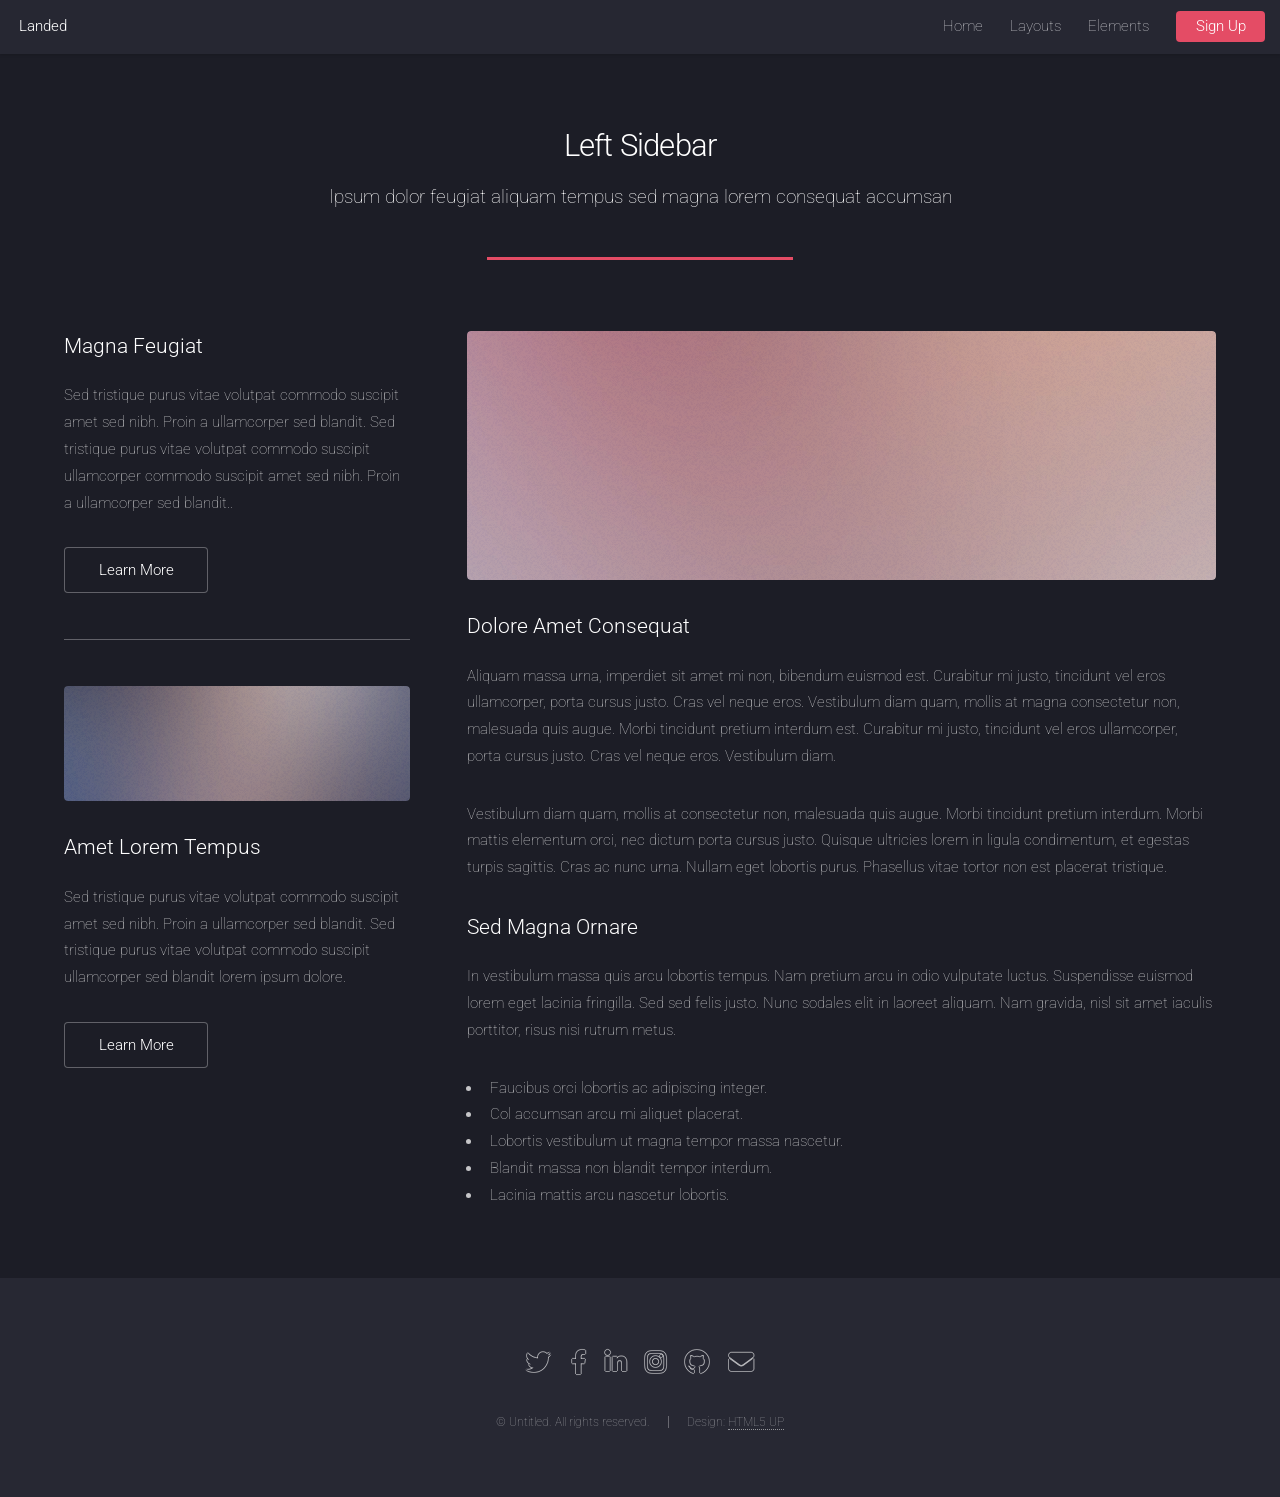
<file: left-sidebar.html>
<!DOCTYPE HTML>
<!--
	Landed by HTML5 UP
	html5up.net | @ajlkn
	Free for personal and commercial use under the CCA 3.0 license (html5up.net/license)
-->
<html>
	<head>
		<title>Left Sidebar - Landed by HTML5 UP</title>
		<meta charset="utf-8" />
		<meta name="viewport" content="width=device-width, initial-scale=1, user-scalable=no" />
		<link rel="stylesheet" href="assets/css/main.css" />
		<noscript><link rel="stylesheet" href="assets/css/noscript.css" /></noscript>
	</head>
	<body class="is-preload">
		<div id="page-wrapper">

			<!-- Header -->
				<header id="header">
					<h1 id="logo"><a href="index.html">Landed</a></h1>
					<nav id="nav">
						<ul>
							<li><a href="index.html">Home</a></li>
							<li>
								<a href="#">Layouts</a>
								<ul>
									<li><a href="left-sidebar.html">Left Sidebar</a></li>
									<li><a href="right-sidebar.html">Right Sidebar</a></li>
									<li><a href="no-sidebar.html">No Sidebar</a></li>
									<li>
										<a href="#">Submenu</a>
										<ul>
											<li><a href="#">Option 1</a></li>
											<li><a href="#">Option 2</a></li>
											<li><a href="#">Option 3</a></li>
											<li><a href="#">Option 4</a></li>
										</ul>
									</li>
								</ul>
							</li>
							<li><a href="elements.html">Elements</a></li>
							<li><a href="#" class="button primary">Sign Up</a></li>
						</ul>
					</nav>
				</header>

			<!-- Main -->
				<div id="main" class="wrapper style1">
					<div class="container">
						<header class="major">
							<h2>Left Sidebar</h2>
							<p>Ipsum dolor feugiat aliquam tempus sed magna lorem consequat accumsan</p>
						</header>
						<div class="row gtr-150">
							<div class="col-4 col-12-medium">

								<!-- Sidebar -->
									<section id="sidebar">
										<section>
											<h3>Magna Feugiat</h3>
											<p>Sed tristique purus vitae volutpat commodo suscipit amet sed nibh. Proin a ullamcorper sed blandit. Sed tristique purus vitae volutpat commodo suscipit ullamcorper commodo suscipit amet sed nibh. Proin a ullamcorper sed blandit..</p>
											<footer>
												<ul class="actions">
													<li><a href="#" class="button">Learn More</a></li>
												</ul>
											</footer>
										</section>
										<hr />
										<section>
											<a href="#" class="image fit"><img src="images/pic06.jpg" alt="" /></a>
											<h3>Amet Lorem Tempus</h3>
											<p>Sed tristique purus vitae volutpat commodo suscipit amet sed nibh. Proin a ullamcorper sed blandit. Sed tristique purus vitae volutpat commodo suscipit ullamcorper sed blandit lorem ipsum dolore.</p>
											<footer>
												<ul class="actions">
													<li><a href="#" class="button">Learn More</a></li>
												</ul>
											</footer>
										</section>
									</section>

							</div>
							<div class="col-8 col-12-medium imp-medium">

								<!-- Content -->
									<section id="content">
										<a href="#" class="image fit"><img src="images/pic05.jpg" alt="" /></a>
										<h3>Dolore Amet Consequat</h3>
										<p>Aliquam massa urna, imperdiet sit amet mi non, bibendum euismod est. Curabitur mi justo, tincidunt vel eros ullamcorper, porta cursus justo. Cras vel neque eros. Vestibulum diam quam, mollis at magna consectetur non, malesuada quis augue. Morbi tincidunt pretium interdum est. Curabitur mi justo, tincidunt vel eros ullamcorper, porta cursus justo. Cras vel neque eros. Vestibulum diam.</p>
										<p>Vestibulum diam quam, mollis at consectetur non, malesuada quis augue. Morbi tincidunt pretium interdum. Morbi mattis elementum orci, nec dictum porta cursus justo. Quisque ultricies lorem in ligula condimentum, et egestas turpis sagittis. Cras ac nunc urna. Nullam eget lobortis purus. Phasellus vitae tortor non est placerat tristique.</p>
										<h3>Sed Magna Ornare</h3>
										<p>In vestibulum massa quis arcu lobortis tempus. Nam pretium arcu in odio vulputate luctus. Suspendisse euismod lorem eget lacinia fringilla. Sed sed felis justo. Nunc sodales elit in laoreet aliquam. Nam gravida, nisl sit amet iaculis porttitor, risus nisi rutrum metus.</p>
										<ul>
											<li>Faucibus orci lobortis ac adipiscing integer.</li>
											<li>Col accumsan arcu mi aliquet placerat.</li>
											<li>Lobortis vestibulum ut magna tempor massa nascetur.</li>
											<li>Blandit massa non blandit tempor interdum.</li>
											<li>Lacinia mattis arcu nascetur lobortis.</li>
										</ul>
									</section>

							</div>
						</div>
					</div>
				</div>

			<!-- Footer -->
				<footer id="footer">
					<ul class="icons">
						<li><a href="#" class="icon brands alt fa-twitter"><span class="label">Twitter</span></a></li>
						<li><a href="#" class="icon brands alt fa-facebook-f"><span class="label">Facebook</span></a></li>
						<li><a href="#" class="icon brands alt fa-linkedin-in"><span class="label">LinkedIn</span></a></li>
						<li><a href="#" class="icon brands alt fa-instagram"><span class="label">Instagram</span></a></li>
						<li><a href="#" class="icon brands alt fa-github"><span class="label">GitHub</span></a></li>
						<li><a href="#" class="icon solid alt fa-envelope"><span class="label">Email</span></a></li>
					</ul>
					<ul class="copyright">
						<li>&copy; Untitled. All rights reserved.</li><li>Design: <a href="http://html5up.net">HTML5 UP</a></li>
					</ul>
				</footer>

		</div>

		<!-- Scripts -->
			<script src="assets/js/jquery.min.js"></script>
			<script src="assets/js/jquery.scrolly.min.js"></script>
			<script src="assets/js/jquery.dropotron.min.js"></script>
			<script src="assets/js/jquery.scrollex.min.js"></script>
			<script src="assets/js/browser.min.js"></script>
			<script src="assets/js/breakpoints.min.js"></script>
			<script src="assets/js/util.js"></script>
			<script src="assets/js/main.js"></script>

	</body>
</html>
</file>
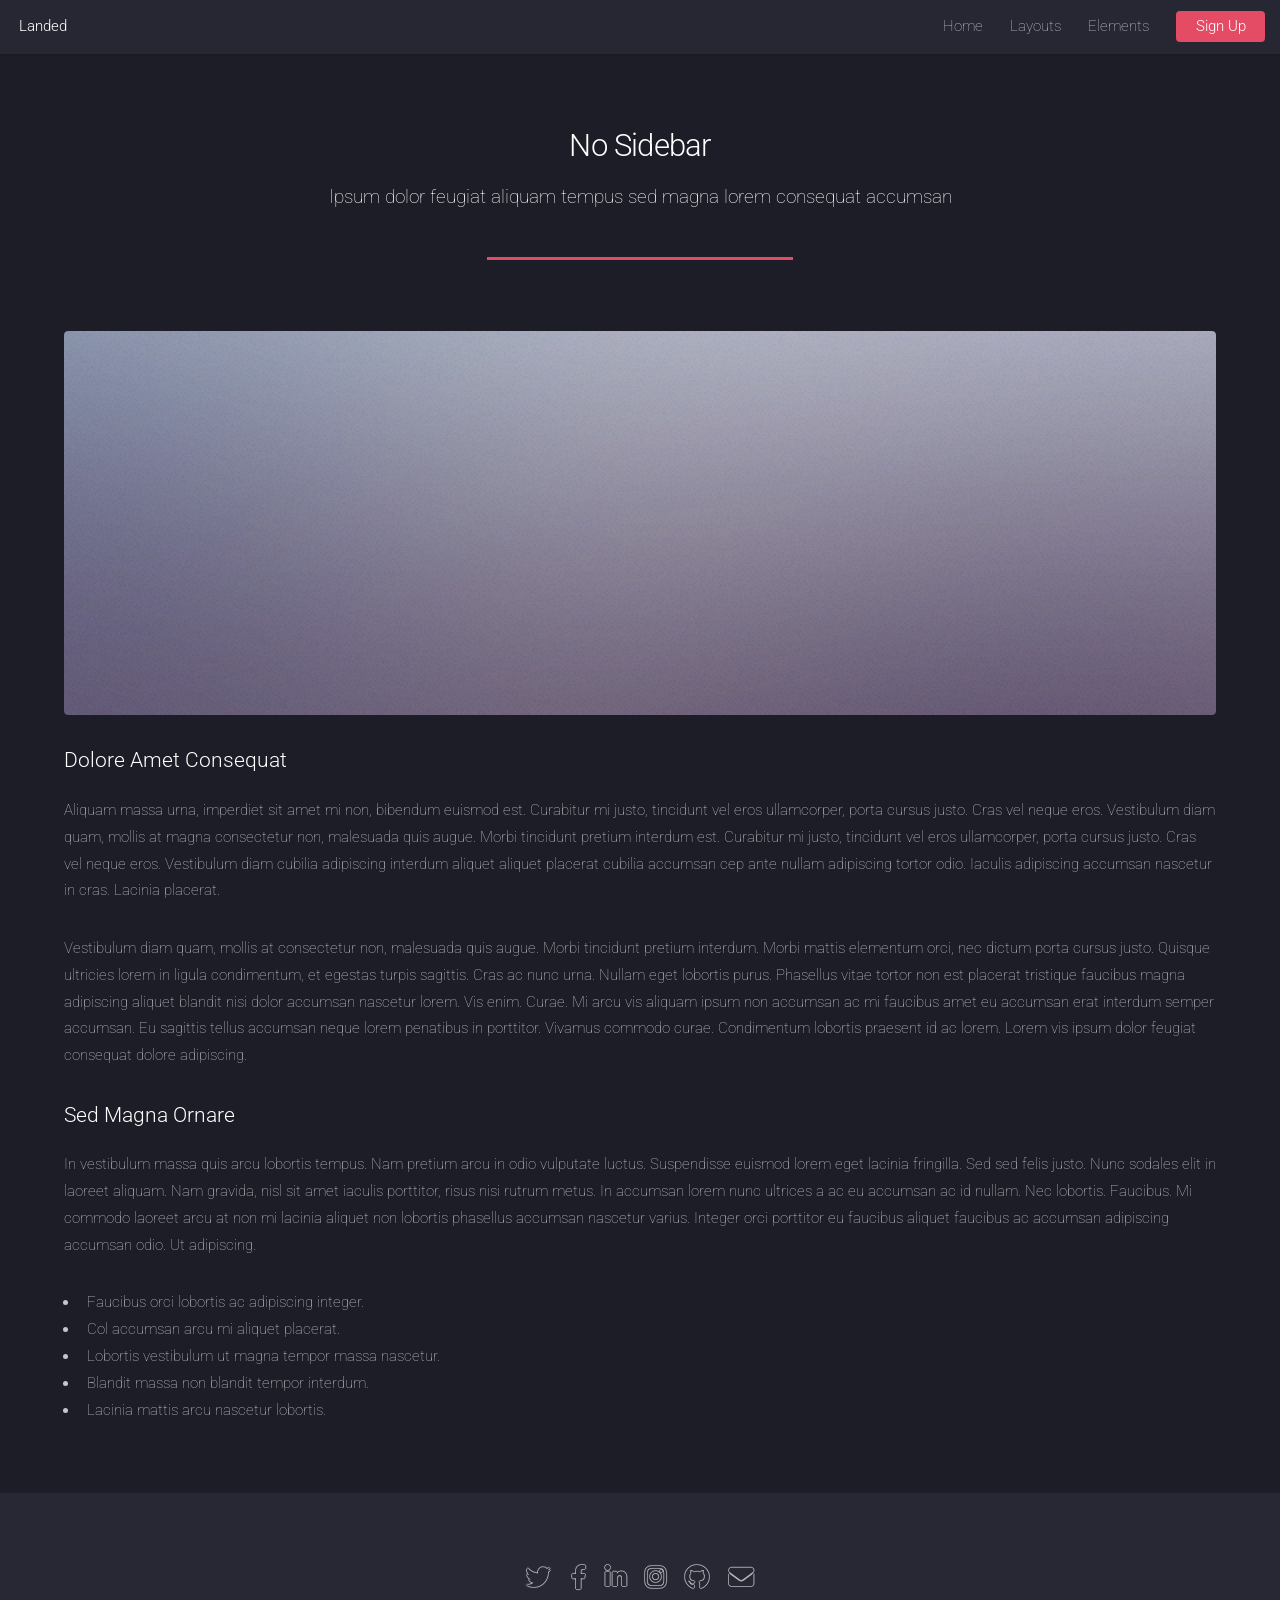
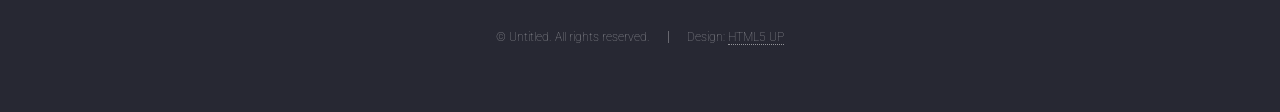
<file: no-sidebar.html>
<!DOCTYPE HTML>
<!--
	Landed by HTML5 UP
	html5up.net | @ajlkn
	Free for personal and commercial use under the CCA 3.0 license (html5up.net/license)
-->
<html>
	<head>
		<title>No Sidebar - Landed by HTML5 UP</title>
		<meta charset="utf-8" />
		<meta name="viewport" content="width=device-width, initial-scale=1, user-scalable=no" />
		<link rel="stylesheet" href="assets/css/main.css" />
		<noscript><link rel="stylesheet" href="assets/css/noscript.css" /></noscript>
	</head>
	<body class="is-preload">
		<div id="page-wrapper">

			<!-- Header -->
				<header id="header">
					<h1 id="logo"><a href="index.html">Landed</a></h1>
					<nav id="nav">
						<ul>
							<li><a href="index.html">Home</a></li>
							<li>
								<a href="#">Layouts</a>
								<ul>
									<li><a href="left-sidebar.html">Left Sidebar</a></li>
									<li><a href="right-sidebar.html">Right Sidebar</a></li>
									<li><a href="no-sidebar.html">No Sidebar</a></li>
									<li>
										<a href="#">Submenu</a>
										<ul>
											<li><a href="#">Option 1</a></li>
											<li><a href="#">Option 2</a></li>
											<li><a href="#">Option 3</a></li>
											<li><a href="#">Option 4</a></li>
										</ul>
									</li>
								</ul>
							</li>
							<li><a href="elements.html">Elements</a></li>
							<li><a href="#" class="button primary">Sign Up</a></li>
						</ul>
					</nav>
				</header>

			<!-- Main -->
				<div id="main" class="wrapper style1">
					<div class="container">
						<header class="major">
							<h2>No Sidebar</h2>
							<p>Ipsum dolor feugiat aliquam tempus sed magna lorem consequat accumsan</p>
						</header>

						<!-- Content -->
							<section id="content">
								<a href="#" class="image fit"><img src="images/pic07.jpg" alt="" /></a>
								<h3>Dolore Amet Consequat</h3>
								<p>Aliquam massa urna, imperdiet sit amet mi non, bibendum euismod est. Curabitur mi justo, tincidunt vel eros ullamcorper, porta cursus justo. Cras vel neque eros. Vestibulum diam quam, mollis at magna consectetur non, malesuada quis augue. Morbi tincidunt pretium interdum est. Curabitur mi justo, tincidunt vel eros ullamcorper, porta cursus justo. Cras vel neque eros. Vestibulum diam cubilia adipiscing interdum aliquet aliquet placerat cubilia accumsan cep ante nullam adipiscing tortor odio. Iaculis adipiscing accumsan nascetur in cras. Lacinia placerat.</p>
								<p>Vestibulum diam quam, mollis at consectetur non, malesuada quis augue. Morbi tincidunt pretium interdum. Morbi mattis elementum orci, nec dictum porta cursus justo. Quisque ultricies lorem in ligula condimentum, et egestas turpis sagittis. Cras ac nunc urna. Nullam eget lobortis purus. Phasellus vitae tortor non est placerat tristique faucibus magna adipiscing aliquet blandit nisi dolor accumsan nascetur lorem. Vis enim. Curae. Mi arcu vis aliquam ipsum non accumsan ac mi faucibus amet eu accumsan erat interdum semper accumsan. Eu sagittis tellus accumsan neque lorem penatibus in porttitor. Vivamus commodo curae. Condimentum lobortis praesent id ac lorem. Lorem vis ipsum dolor feugiat consequat dolore adipiscing.</p>
								<h3>Sed Magna Ornare</h3>
								<p>In vestibulum massa quis arcu lobortis tempus. Nam pretium arcu in odio vulputate luctus. Suspendisse euismod lorem eget lacinia fringilla. Sed sed felis justo. Nunc sodales elit in laoreet aliquam. Nam gravida, nisl sit amet iaculis porttitor, risus nisi rutrum metus. In accumsan lorem nunc ultrices a ac eu accumsan ac id nullam. Nec lobortis. Faucibus. Mi commodo laoreet arcu at non mi lacinia aliquet non lobortis phasellus accumsan nascetur varius. Integer orci porttitor eu faucibus aliquet faucibus ac accumsan adipiscing accumsan odio. Ut adipiscing.</p>
								<ul>
									<li>Faucibus orci lobortis ac adipiscing integer.</li>
									<li>Col accumsan arcu mi aliquet placerat.</li>
									<li>Lobortis vestibulum ut magna tempor massa nascetur.</li>
									<li>Blandit massa non blandit tempor interdum.</li>
									<li>Lacinia mattis arcu nascetur lobortis.</li>
								</ul>
							</section>

					</div>
				</div>

			<!-- Footer -->
				<footer id="footer">
					<ul class="icons">
						<li><a href="#" class="icon brands alt fa-twitter"><span class="label">Twitter</span></a></li>
						<li><a href="#" class="icon brands alt fa-facebook-f"><span class="label">Facebook</span></a></li>
						<li><a href="#" class="icon brands alt fa-linkedin-in"><span class="label">LinkedIn</span></a></li>
						<li><a href="#" class="icon brands alt fa-instagram"><span class="label">Instagram</span></a></li>
						<li><a href="#" class="icon brands alt fa-github"><span class="label">GitHub</span></a></li>
						<li><a href="#" class="icon solid alt fa-envelope"><span class="label">Email</span></a></li>
					</ul>
					<ul class="copyright">
						<li>&copy; Untitled. All rights reserved.</li><li>Design: <a href="http://html5up.net">HTML5 UP</a></li>
					</ul>
				</footer>

		</div>

		<!-- Scripts -->
			<script src="assets/js/jquery.min.js"></script>
			<script src="assets/js/jquery.scrolly.min.js"></script>
			<script src="assets/js/jquery.dropotron.min.js"></script>
			<script src="assets/js/jquery.scrollex.min.js"></script>
			<script src="assets/js/browser.min.js"></script>
			<script src="assets/js/breakpoints.min.js"></script>
			<script src="assets/js/util.js"></script>
			<script src="assets/js/main.js"></script>

	</body>
</html>
</file>
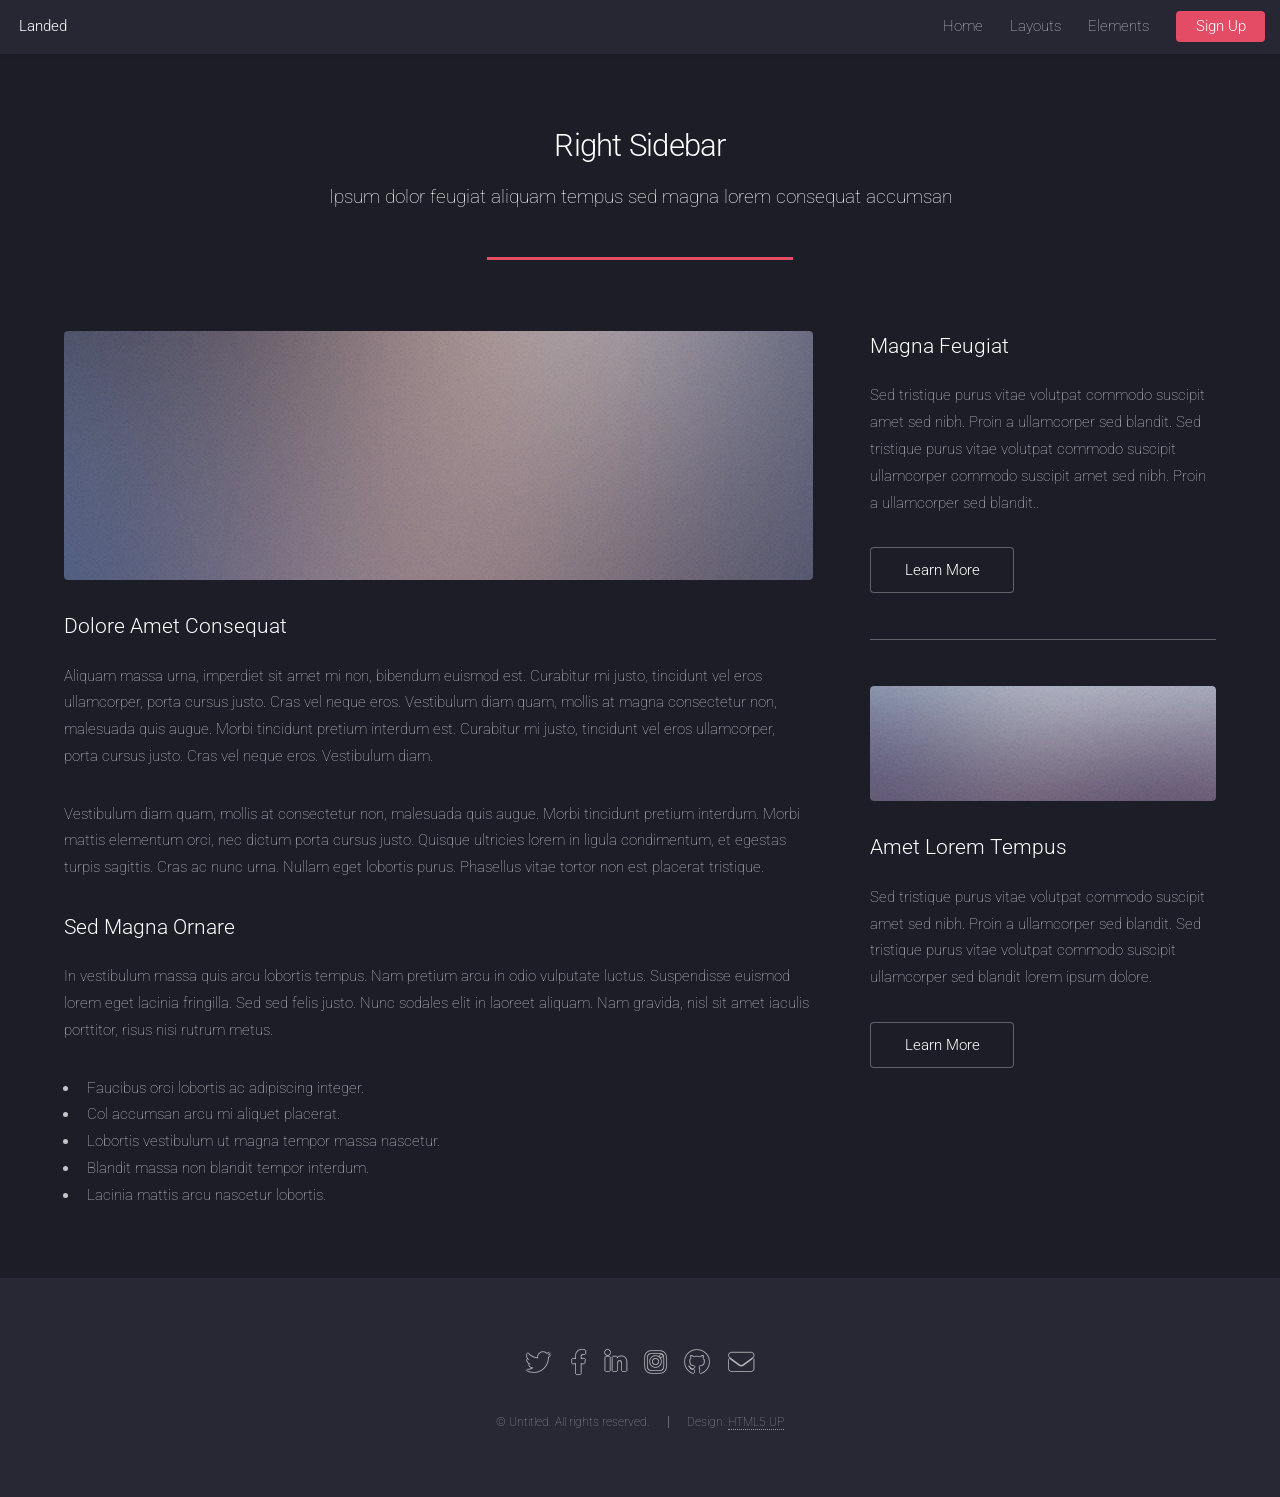
<file: right-sidebar.html>
<!DOCTYPE HTML>
<!--
	Landed by HTML5 UP
	html5up.net | @ajlkn
	Free for personal and commercial use under the CCA 3.0 license (html5up.net/license)
-->
<html>
	<head>
		<title>Right Sidebar - Landed by HTML5 UP</title>
		<meta charset="utf-8" />
		<meta name="viewport" content="width=device-width, initial-scale=1, user-scalable=no" />
		<link rel="stylesheet" href="assets/css/main.css" />
		<noscript><link rel="stylesheet" href="assets/css/noscript.css" /></noscript>
	</head>
	<body class="is-preload">
		<div id="page-wrapper">

			<!-- Header -->
				<header id="header">
					<h1 id="logo"><a href="index.html">Landed</a></h1>
					<nav id="nav">
						<ul>
							<li><a href="index.html">Home</a></li>
							<li>
								<a href="#">Layouts</a>
								<ul>
									<li><a href="left-sidebar.html">Left Sidebar</a></li>
									<li><a href="right-sidebar.html">Right Sidebar</a></li>
									<li><a href="no-sidebar.html">No Sidebar</a></li>
									<li>
										<a href="#">Submenu</a>
										<ul>
											<li><a href="#">Option 1</a></li>
											<li><a href="#">Option 2</a></li>
											<li><a href="#">Option 3</a></li>
											<li><a href="#">Option 4</a></li>
										</ul>
									</li>
								</ul>
							</li>
							<li><a href="elements.html">Elements</a></li>
							<li><a href="#" class="button primary">Sign Up</a></li>
						</ul>
					</nav>
				</header>

			<!-- Main -->
				<div id="main" class="wrapper style1">
					<div class="container">
						<header class="major">
							<h2>Right Sidebar</h2>
							<p>Ipsum dolor feugiat aliquam tempus sed magna lorem consequat accumsan</p>
						</header>
						<div class="row gtr-150">
							<div class="col-8 col-12-medium">

								<!-- Content -->
									<section id="content">
										<a href="#" class="image fit"><img src="images/pic06.jpg" alt="" /></a>
										<h3>Dolore Amet Consequat</h3>
										<p>Aliquam massa urna, imperdiet sit amet mi non, bibendum euismod est. Curabitur mi justo, tincidunt vel eros ullamcorper, porta cursus justo. Cras vel neque eros. Vestibulum diam quam, mollis at magna consectetur non, malesuada quis augue. Morbi tincidunt pretium interdum est. Curabitur mi justo, tincidunt vel eros ullamcorper, porta cursus justo. Cras vel neque eros. Vestibulum diam.</p>
										<p>Vestibulum diam quam, mollis at consectetur non, malesuada quis augue. Morbi tincidunt pretium interdum. Morbi mattis elementum orci, nec dictum porta cursus justo. Quisque ultricies lorem in ligula condimentum, et egestas turpis sagittis. Cras ac nunc urna. Nullam eget lobortis purus. Phasellus vitae tortor non est placerat tristique.</p>
										<h3>Sed Magna Ornare</h3>
										<p>In vestibulum massa quis arcu lobortis tempus. Nam pretium arcu in odio vulputate luctus. Suspendisse euismod lorem eget lacinia fringilla. Sed sed felis justo. Nunc sodales elit in laoreet aliquam. Nam gravida, nisl sit amet iaculis porttitor, risus nisi rutrum metus.</p>
										<ul>
											<li>Faucibus orci lobortis ac adipiscing integer.</li>
											<li>Col accumsan arcu mi aliquet placerat.</li>
											<li>Lobortis vestibulum ut magna tempor massa nascetur.</li>
											<li>Blandit massa non blandit tempor interdum.</li>
											<li>Lacinia mattis arcu nascetur lobortis.</li>
										</ul>
									</section>

							</div>
							<div class="col-4 col-12-medium">

								<!-- Sidebar -->
									<section id="sidebar">
										<section>
											<h3>Magna Feugiat</h3>
											<p>Sed tristique purus vitae volutpat commodo suscipit amet sed nibh. Proin a ullamcorper sed blandit. Sed tristique purus vitae volutpat commodo suscipit ullamcorper commodo suscipit amet sed nibh. Proin a ullamcorper sed blandit..</p>
											<footer>
												<ul class="actions">
													<li><a href="#" class="button">Learn More</a></li>
												</ul>
											</footer>
										</section>
										<hr />
										<section>
											<a href="#" class="image fit"><img src="images/pic07.jpg" alt="" /></a>
											<h3>Amet Lorem Tempus</h3>
											<p>Sed tristique purus vitae volutpat commodo suscipit amet sed nibh. Proin a ullamcorper sed blandit. Sed tristique purus vitae volutpat commodo suscipit ullamcorper sed blandit lorem ipsum dolore.</p>
											<footer>
												<ul class="actions">
													<li><a href="#" class="button">Learn More</a></li>
												</ul>
											</footer>
										</section>
									</section>

							</div>
						</div>
					</div>
				</div>

			<!-- Footer -->
				<footer id="footer">
					<ul class="icons">
						<li><a href="#" class="icon brands alt fa-twitter"><span class="label">Twitter</span></a></li>
						<li><a href="#" class="icon brands alt fa-facebook-f"><span class="label">Facebook</span></a></li>
						<li><a href="#" class="icon brands alt fa-linkedin-in"><span class="label">LinkedIn</span></a></li>
						<li><a href="#" class="icon brands alt fa-instagram"><span class="label">Instagram</span></a></li>
						<li><a href="#" class="icon brands alt fa-github"><span class="label">GitHub</span></a></li>
						<li><a href="#" class="icon solid alt fa-envelope"><span class="label">Email</span></a></li>
					</ul>
					<ul class="copyright">
						<li>&copy; Untitled. All rights reserved.</li><li>Design: <a href="http://html5up.net">HTML5 UP</a></li>
					</ul>
				</footer>

		</div>

		<!-- Scripts -->
			<script src="assets/js/jquery.min.js"></script>
			<script src="assets/js/jquery.scrolly.min.js"></script>
			<script src="assets/js/jquery.dropotron.min.js"></script>
			<script src="assets/js/jquery.scrollex.min.js"></script>
			<script src="assets/js/browser.min.js"></script>
			<script src="assets/js/breakpoints.min.js"></script>
			<script src="assets/js/util.js"></script>
			<script src="assets/js/main.js"></script>

	</body>
</html>
</file>
<file: assets/css/unineedle.css>
/*
 * UniNeedle — Custom overrides on top of Landed by HTML5 UP
 * Black & white theme, survey styles, SVG visuals
 */

/* ── GLOBAL COLOUR OVERRIDE ── */
body { background-color: #080808; }

/* Make the accent colour white instead of pink (#e44c65) */
a { color: rgba(255,255,255,0.65); }
a:hover { color: #ffffff; border-bottom-color: transparent; }
strong, b { color: #ffffff; }

/* ── LOGO ── */
#logo a { color: #ffffff; font-size: 1.4em; letter-spacing: -0.02em; }
.logo-accent { color: rgba(255,255,255,0.45); font-weight: 300; }

/* ── HEADER ── */
#header { background: rgba(8,8,8,0.94); backdrop-filter: blur(14px); }
body.landing #header { background: transparent; }
body.landing #header.alt { background: rgba(8,8,8,0.94); }
#header nav ul li a { color: rgba(255,255,255,0.6); }
#header nav ul li a:hover { color: #ffffff; }
#header nav ul li a.button.primary {
	background: transparent !important;
	box-shadow: inset 0 0 0 1.5px rgba(255,255,255,0.4) !important;
	color: #ffffff !important;
}
#header nav ul li a.button.primary:hover {
	background: rgba(255,255,255,0.08) !important;
	box-shadow: inset 0 0 0 1.5px #ffffff !important;
}

/* ── BANNER ── */
#banner {
	background-color: #080808;
	background-image: none;
}
#banner:after { background-image: none; background: rgba(8,8,8,0.55); }
#banner .content { text-align: left; padding: 5em 4em; }
#banner .content header h2 { font-size: 2.8em; line-height: 1.15; }
#banner .content header p  { font-size: 1.05em; line-height: 1.65; color: rgba(255,255,255,0.55); margin-top: 0.75em; }
#banner .content .image {
	width: 20em; height: 20em;
	background: transparent;
	border: none;
	border-radius: 0;
}
#device-svg { width: 100%; height: 100%; }

/* Stats strip in banner */
.banner-stats {
	position: absolute; bottom: 5em; left: 50%; transform: translateX(-50%);
	display: flex; gap: 0; z-index: 2;
	border: 1px solid rgba(255,255,255,0.1); border-radius: 8px;
	overflow: hidden; background: rgba(0,0,0,0.5); backdrop-filter: blur(8px);
}
.bstat {
	display: flex; flex-direction: column; align-items: center;
	padding: 1em 2em; border-right: 1px solid rgba(255,255,255,0.08);
}
.bstat:last-child { border-right: none; }
.bstat-num { font-family: Georgia, serif; font-size: 1.5em; font-weight: 600; color: #ffffff; line-height: 1; }
.bstat-lbl { font-size: 0.65em; letter-spacing: 0.1em; text-transform: uppercase; color: rgba(255,255,255,0.4); margin-top: 0.4em; }

/* ── SPOTLIGHT BG COLOURS ── */
.spotlight.style1 .content { background: #0d0d14; }
.spotlight.style2 .content { background: #101018; }
.spotlight.style3 .content { background: #0a0a10; }
.spotlight:before { background: rgba(0,0,0,0.5); }
.spotlight .image.main img { opacity: 1; }
.spotlight .content header h2 { color: #ffffff; }
.spotlight .content header p  { color: rgba(255,255,255,0.5); border-top-color: rgba(255,255,255,0.15); }
.spotlight .content p          { color: rgba(255,255,255,0.55); }

/* ── TECH STEPS (inside spotlight 2) ── */
.tech-steps { display: flex; flex-direction: column; gap: 1.1em; margin: 1.2em 0 1.5em; }
.tech-step  { display: flex; gap: 1em; align-items: flex-start; }
.step-n {
	width: 30px; height: 30px; border-radius: 50%;
	border: 1px solid rgba(255,255,255,0.2);
	color: rgba(255,255,255,0.6); font-size: 0.72em; font-weight: 700;
	display: flex; align-items: center; justify-content: center; flex-shrink: 0; margin-top: 2px;
}
.tech-step strong { font-size: 0.9em; color: #ffffff; display: block; margin-bottom: 0.2em; }
.tech-step p { font-size: 0.8em; color: rgba(255,255,255,0.45); margin: 0; line-height: 1.65; }

/* ── WRAPPER SECTIONS ── */
.wrapper.style1 { background: #111118; }
.wrapper.style1 header.major h2 { color: #ffffff; }
.wrapper.style1 header.major p  { color: rgba(255,255,255,0.5); border-top-color: rgba(255,255,255,0.15); }
.wrapper.style1 section h3 { color: #ffffff; }
.wrapper.style1 section p  { color: rgba(255,255,255,0.5); }
.wrapper.style1 .icon.alt { background: rgba(255,255,255,0.06); border-color: rgba(255,255,255,0.15); color: rgba(255,255,255,0.7); }

.wrapper.style2 { background: #0c0c14; }
.wrapper.style2 header h2 { color: #ffffff; }
.wrapper.style2 header p  { color: rgba(255,255,255,0.5); border-top-color: rgba(255,255,255,0.15); }

/* ── BUTTON overrides ── */
.button {
	box-shadow: inset 0 0 0 1px rgba(255,255,255,0.25);
	color: rgba(255,255,255,0.7) !important;
}
.button:hover { box-shadow: inset 0 0 0 1px #ffffff; color: #ffffff !important; }
.button.primary {
	background: transparent !important;
	box-shadow: inset 0 0 0 1.5px rgba(255,255,255,0.5) !important;
	color: #ffffff !important;
}
.button.primary:hover {
	background: rgba(255,255,255,0.07) !important;
	box-shadow: inset 0 0 0 1.5px #ffffff !important;
}
.button.large { font-size: 1em; padding: 0.9em 2.5em; letter-spacing: 0.06em; }

/* ── FOOTER ── */
#footer { background: #000000; }
#footer .icons .icon.alt { background: rgba(255,255,255,0.06); border-color: rgba(255,255,255,0.1); }
#footer .icons .icon.alt:before { color: rgba(255,255,255,0.6) !important; text-shadow: none; }
#footer .icons .icon.alt:hover { background: rgba(255,255,255,0.12); }
#footer .copyright li { color: rgba(255,255,255,0.25); border-left-color: rgba(255,255,255,0.1); }
#footer .copyright a  { color: rgba(255,255,255,0.4); }
#footer .copyright a:hover { color: #ffffff; }

/* ── SURVEY STYLES ── */
.survey-form { max-width: 760px; margin: 2.5em auto 0; }
.s-card {
	background: rgba(255,255,255,0.03);
	border: 1px solid rgba(255,255,255,0.1);
	border-radius: 10px; padding: 1.6em 1.8em; margin-bottom: 1.2em;
	transition: border-color 0.2s;
}
.s-card:hover { border-color: rgba(255,255,255,0.18); }
.s-card.identity { background: rgba(255,255,255,0.05); }
.q-label { font-size: 0.95em; font-weight: 700; color: #ffffff; margin-bottom: 0.2em; line-height: 1.5; }
.q-hint  { font-size: 0.75em; color: rgba(255,255,255,0.35); margin-bottom: 1em; }
.q-hint-inline { font-size: 0.78em; color: rgba(255,255,255,0.35); font-weight: 400; }
.req { font-size: 0.72em; font-weight: 400; color: rgba(255,255,255,0.35); margin-left: 0.5em; }

/* Two-col input row */
.s-row-2 { display: grid; grid-template-columns: 1fr 1fr; gap: 1em; }
.s-field { display: flex; flex-direction: column; gap: 0.3em; }
.s-field label { font-size: 0.75em; font-weight: 700; color: rgba(255,255,255,0.4); letter-spacing: 0.04em; text-transform: uppercase; }
.s-input, .s-textarea {
	width: 100%; padding: 0.65em 0.9em;
	background: rgba(255,255,255,0.05);
	border: 1px solid rgba(255,255,255,0.12);
	border-radius: 6px; color: #ffffff; font-family: inherit; font-size: 0.88em; outline: none;
	transition: border-color 0.2s;
	-webkit-appearance: none;
}
.s-input:focus, .s-textarea:focus { border-color: rgba(255,255,255,0.4); }
.s-textarea { resize: vertical; min-height: 100px; }
.s-input::placeholder, .s-textarea::placeholder { color: rgba(255,255,255,0.2); }

/* Options grid */
.opts-grid { display: grid; grid-template-columns: 1fr 1fr; gap: 0.5em; }
.opts-grid.one-col { grid-template-columns: 1fr; }
.opt {
	display: flex; align-items: center; gap: 0.6em;
	padding: 0.55em 0.8em; border-radius: 7px;
	border: 1px solid rgba(255,255,255,0.1);
	background: rgba(255,255,255,0.03);
	font-size: 0.82em; color: rgba(255,255,255,0.6); cursor: pointer;
	transition: border-color 0.15s, background 0.15s;
	user-select: none; line-height: 1.4;
}
.opt:hover { border-color: rgba(255,255,255,0.28); background: rgba(255,255,255,0.06); color: #ffffff; }
.opt:has(input:checked) { border-color: rgba(255,255,255,0.55); background: rgba(255,255,255,0.08); color: #ffffff; }
.opt input { accent-color: #fff; width: 14px; height: 14px; flex-shrink: 0; }

/* Other text input */
.other-inp {
	display: none; margin-top: 0.6em; width: 100%;
	padding: 0.55em 0.85em; border-radius: 6px;
	border: 1px solid rgba(255,255,255,0.12); background: rgba(255,255,255,0.04);
	color: #ffffff; font-family: inherit; font-size: 0.82em; outline: none;
	-webkit-appearance: none;
}
.other-inp:focus { border-color: rgba(255,255,255,0.35); }
.other-inp::placeholder { color: rgba(255,255,255,0.2); }

/* Likert row */
.likert-row { display: flex; gap: 0.5em; flex-wrap: wrap; }
.lik {
	flex: 1; min-width: 90px; display: flex; flex-direction: column; align-items: center; gap: 0.3em;
	padding: 0.7em 0.4em; border-radius: 8px;
	border: 1px solid rgba(255,255,255,0.1); background: rgba(255,255,255,0.03);
	cursor: pointer; transition: all 0.15s;
}
.lik input { display: none; }
.lik .em { font-size: 1.4em; }
.lik .lt { font-size: 0.68em; color: rgba(255,255,255,0.4); text-align: center; line-height: 1.3; }
.lik:hover { border-color: rgba(255,255,255,0.28); }
.lik:has(input:checked) { border-color: #ffffff; background: #ffffff; }
.lik:has(input:checked) .lt { color: #000000; font-weight: 700; }

/* Divider */
.s-divider {
	display: flex; align-items: center; gap: 0.8em;
	font-size: 0.7em; font-weight: 700; letter-spacing: 0.12em;
	text-transform: uppercase; color: rgba(255,255,255,0.3);
	margin: 0.4em 0 1em;
}
.s-divider::before, .s-divider::after {
	content: ''; flex: 1; height: 1px; background: rgba(255,255,255,0.1);
}

/* Limit message */
.limit-msg { font-size: 0.75em; color: rgba(255,255,255,0.4); margin-top: 0.4em; display: none; }

/* Success state */
.survey-success {
	display: none; text-align: center; padding: 3em 2em;
	background: rgba(255,255,255,0.04); border-radius: 10px;
	border: 1px solid rgba(255,255,255,0.12); margin-top: 1em;
}
.survey-success .tick { font-size: 2.5em; margin-bottom: 0.5em; }
.survey-success h3 { color: #ffffff; font-size: 1.5em; margin-bottom: 0.4em; }
.survey-success p  { color: rgba(255,255,255,0.5); }

/* ── RESPONSIVE ── */
@media screen and (max-width: 736px) {
	.banner-stats { display: none; }
	.s-row-2 { grid-template-columns: 1fr; }
	.opts-grid { grid-template-columns: 1fr; }
	.likert-row { flex-direction: column; }
	.lik { flex-direction: row; min-width: unset; justify-content: flex-start; gap: 0.8em; padding: 0.6em 0.9em; }
	.bstat { padding: 0.75em 1em; }
}
</file>
<file: assets/css/noscript.css>
/*
	Landed by HTML5 UP
	html5up.net | @ajlkn
	Free for personal and commercial use under the CCA 3.0 license (html5up.net/license)
*/

/* Loader */

	body.landing.is-preload:before {
		display: none;
	}

	body.landing.is-preload:after {
		display: none;
	}
</file>
<file: assets/css/main.css>
@import url("fontawesome-all.min.css");
@import url("https://fonts.googleapis.com/css?family=Roboto:100,300,100italic,300italic");

/*
	Landed by HTML5 UP
	html5up.net | @ajlkn
	Free for personal and commercial use under the CCA 3.0 license (html5up.net/license)
*/

html, body, div, span, applet, object,
iframe, h1, h2, h3, h4, h5, h6, p, blockquote,
pre, a, abbr, acronym, address, big, cite,
code, del, dfn, em, img, ins, kbd, q, s, samp,
small, strike, strong, sub, sup, tt, var, b,
u, i, center, dl, dt, dd, ol, ul, li, fieldset,
form, label, legend, table, caption, tbody,
tfoot, thead, tr, th, td, article, aside,
canvas, details, embed, figure, figcaption,
footer, header, hgroup, menu, nav, output, ruby,
section, summary, time, mark, audio, video {
	margin: 0;
	padding: 0;
	border: 0;
	font-size: 100%;
	font: inherit;
	vertical-align: baseline;}

article, aside, details, figcaption, figure,
footer, header, hgroup, menu, nav, section {
	display: block;}

body {
	line-height: 1;
}

ol, ul {
	list-style: none;
}

blockquote, q {
	quotes: none;
}

	blockquote:before, blockquote:after, q:before, q:after {
		content: '';
		content: none;
	}

table {
	border-collapse: collapse;
	border-spacing: 0;
}

body {
	-webkit-text-size-adjust: none;
}

mark {
	background-color: transparent;
	color: inherit;
}

input::-moz-focus-inner {
	border: 0;
	padding: 0;
}

input, select, textarea {
	-moz-appearance: none;
	-webkit-appearance: none;
	-ms-appearance: none;
	appearance: none;
}

/* Basic */

	html {
		box-sizing: border-box;
	}

	*, *:before, *:after {
		box-sizing: inherit;
	}

	html, body {
		background: #1c1d26;
	}

	body.is-preload *, body.is-preload *:before, body.is-preload *:after {
		-moz-animation: none !important;
		-webkit-animation: none !important;
		-ms-animation: none !important;
		animation: none !important;
		-moz-transition: none !important;
		-webkit-transition: none !important;
		-ms-transition: none !important;
		transition: none !important;
	}

	body, input, select, textarea {
		color: rgba(255, 255, 255, 0.75);
		font-family: "Roboto", Helvetica, sans-serif;
		font-size: 15pt;
		font-weight: 100;
		line-height: 1.75em;
	}

	a {
		-moz-transition: border-color 0.2s ease-in-out, color 0.2s ease-in-out;
		-webkit-transition: border-color 0.2s ease-in-out, color 0.2s ease-in-out;
		-ms-transition: border-color 0.2s ease-in-out, color 0.2s ease-in-out;
		transition: border-color 0.2s ease-in-out, color 0.2s ease-in-out;
		border-bottom: dotted 1px;
		color: #e44c65;
		text-decoration: none;
	}

		a:hover {
			color: #e44c65 !important;
			border-bottom-color: transparent;
		}

	strong, b {
		color: #ffffff;
		font-weight: 300;
	}

	em, i {
		font-style: italic;
	}

	p {
		margin: 0 0 2em 0;
	}

	h1, h2, h3, h4, h5, h6 {
		color: #ffffff;
		font-weight: 300;
		line-height: 1em;
		margin: 0 0 1em 0;
	}

		h1 a, h2 a, h3 a, h4 a, h5 a, h6 a {
			color: inherit;
			border: 0;
		}

	h2 {
		font-size: 2em;
		line-height: 1.5em;
		letter-spacing: -0.025em;
	}

	h3 {
		font-size: 1.35em;
		line-height: 1.5em;
	}

	h4 {
		font-size: 1.1em;
		line-height: 1.5em;
	}

	h5 {
		font-size: 0.9em;
		line-height: 1.5em;
	}

	h6 {
		font-size: 0.7em;
		line-height: 1.5em;
	}

	sub {
		font-size: 0.8em;
		position: relative;
		top: 0.5em;
	}

	sup {
		font-size: 0.8em;
		position: relative;
		top: -0.5em;
	}

	hr {
		border: 0;
		border-bottom: solid 1px rgba(255, 255, 255, 0.3);
		margin: 3em 0;
	}

		hr.major {
			margin: 4em 0;
		}

	blockquote {
		border-left: solid 4px rgba(255, 255, 255, 0.3);
		font-style: italic;
		margin: 0 0 2em 0;
		padding: 0.5em 0 0.5em 2em;
	}

	code {
		background: rgba(255, 255, 255, 0.075);
		border-radius: 4px;
		font-family: "Courier New", monospace;
		font-size: 0.9em;
		margin: 0 0.25em;
		padding: 0.25em 0.65em;
	}

	pre {
		-webkit-overflow-scrolling: touch;
		font-family: "Courier New", monospace;
		font-size: 0.9em;
		margin: 0 0 2em 0;
	}

		pre code {
			display: block;
			line-height: 1.75em;
			padding: 1em 1.5em;
			overflow-x: auto;
		}

	.align-left {
		text-align: left;
	}

	.align-center {
		text-align: center;
	}

	.align-right {
		text-align: right;
	}

/* Loader */

	@-moz-keyframes spinner-show {
		0% {
			opacity: 0;
		}

		100% {
			opacity: 1;
		}
	}

	@-webkit-keyframes spinner-show {
		0% {
			opacity: 0;
		}

		100% {
			opacity: 1;
		}
	}

	@-ms-keyframes spinner-show {
		0% {
			opacity: 0;
		}

		100% {
			opacity: 1;
		}
	}

	@keyframes spinner-show {
		0% {
			opacity: 0;
		}

		100% {
			opacity: 1;
		}
	}

	@-moz-keyframes spinner-hide {
		0% {
			color: rgba(255, 255, 255, 0.15);
			z-index: 100001;
			-moz-transform: scale(1) rotate(0deg);
			-webkit-transform: scale(1) rotate(0deg);
			-ms-transform: scale(1) rotate(0deg);
			transform: scale(1) rotate(0deg);
		}

		99% {
			color: #1c1d26;
			z-index: 100001;
			-moz-transform: scale(0.5) rotate(360deg);
			-webkit-transform: scale(0.5) rotate(360deg);
			-ms-transform: scale(0.5) rotate(360deg);
			transform: scale(0.5) rotate(360deg);
		}

		100% {
			color: #1c1d26;
			z-index: -1;
			-moz-transform: scale(0.5) rotate(360deg);
			-webkit-transform: scale(0.5) rotate(360deg);
			-ms-transform: scale(0.5) rotate(360deg);
			transform: scale(0.5) rotate(360deg);
		}
	}

	@-webkit-keyframes spinner-hide {
		0% {
			color: rgba(255, 255, 255, 0.15);
			z-index: 100001;
			-moz-transform: scale(1) rotate(0deg);
			-webkit-transform: scale(1) rotate(0deg);
			-ms-transform: scale(1) rotate(0deg);
			transform: scale(1) rotate(0deg);
		}

		99% {
			color: #1c1d26;
			z-index: 100001;
			-moz-transform: scale(0.5) rotate(360deg);
			-webkit-transform: scale(0.5) rotate(360deg);
			-ms-transform: scale(0.5) rotate(360deg);
			transform: scale(0.5) rotate(360deg);
		}

		100% {
			color: #1c1d26;
			z-index: -1;
			-moz-transform: scale(0.5) rotate(360deg);
			-webkit-transform: scale(0.5) rotate(360deg);
			-ms-transform: scale(0.5) rotate(360deg);
			transform: scale(0.5) rotate(360deg);
		}
	}

	@-ms-keyframes spinner-hide {
		0% {
			color: rgba(255, 255, 255, 0.15);
			z-index: 100001;
			-moz-transform: scale(1) rotate(0deg);
			-webkit-transform: scale(1) rotate(0deg);
			-ms-transform: scale(1) rotate(0deg);
			transform: scale(1) rotate(0deg);
		}

		99% {
			color: #1c1d26;
			z-index: 100001;
			-moz-transform: scale(0.5) rotate(360deg);
			-webkit-transform: scale(0.5) rotate(360deg);
			-ms-transform: scale(0.5) rotate(360deg);
			transform: scale(0.5) rotate(360deg);
		}

		100% {
			color: #1c1d26;
			z-index: -1;
			-moz-transform: scale(0.5) rotate(360deg);
			-webkit-transform: scale(0.5) rotate(360deg);
			-ms-transform: scale(0.5) rotate(360deg);
			transform: scale(0.5) rotate(360deg);
		}
	}

	@keyframes spinner-hide {
		0% {
			color: rgba(255, 255, 255, 0.15);
			z-index: 100001;
			-moz-transform: scale(1) rotate(0deg);
			-webkit-transform: scale(1) rotate(0deg);
			-ms-transform: scale(1) rotate(0deg);
			transform: scale(1) rotate(0deg);
		}

		99% {
			color: #1c1d26;
			z-index: 100001;
			-moz-transform: scale(0.5) rotate(360deg);
			-webkit-transform: scale(0.5) rotate(360deg);
			-ms-transform: scale(0.5) rotate(360deg);
			transform: scale(0.5) rotate(360deg);
		}

		100% {
			color: #1c1d26;
			z-index: -1;
			-moz-transform: scale(0.5) rotate(360deg);
			-webkit-transform: scale(0.5) rotate(360deg);
			-ms-transform: scale(0.5) rotate(360deg);
			transform: scale(0.5) rotate(360deg);
		}
	}

	@-moz-keyframes spinner-rotate {
		0% {
			-moz-transform: scale(1) rotate(0deg);
			-webkit-transform: scale(1) rotate(0deg);
			-ms-transform: scale(1) rotate(0deg);
			transform: scale(1) rotate(0deg);
		}

		100% {
			-moz-transform: scale(1) rotate(360deg);
			-webkit-transform: scale(1) rotate(360deg);
			-ms-transform: scale(1) rotate(360deg);
			transform: scale(1) rotate(360deg);
		}
	}

	@-webkit-keyframes spinner-rotate {
		0% {
			-moz-transform: scale(1) rotate(0deg);
			-webkit-transform: scale(1) rotate(0deg);
			-ms-transform: scale(1) rotate(0deg);
			transform: scale(1) rotate(0deg);
		}

		100% {
			-moz-transform: scale(1) rotate(360deg);
			-webkit-transform: scale(1) rotate(360deg);
			-ms-transform: scale(1) rotate(360deg);
			transform: scale(1) rotate(360deg);
		}
	}

	@-ms-keyframes spinner-rotate {
		0% {
			-moz-transform: scale(1) rotate(0deg);
			-webkit-transform: scale(1) rotate(0deg);
			-ms-transform: scale(1) rotate(0deg);
			transform: scale(1) rotate(0deg);
		}

		100% {
			-moz-transform: scale(1) rotate(360deg);
			-webkit-transform: scale(1) rotate(360deg);
			-ms-transform: scale(1) rotate(360deg);
			transform: scale(1) rotate(360deg);
		}
	}

	@keyframes spinner-rotate {
		0% {
			-moz-transform: scale(1) rotate(0deg);
			-webkit-transform: scale(1) rotate(0deg);
			-ms-transform: scale(1) rotate(0deg);
			transform: scale(1) rotate(0deg);
		}

		100% {
			-moz-transform: scale(1) rotate(360deg);
			-webkit-transform: scale(1) rotate(360deg);
			-ms-transform: scale(1) rotate(360deg);
			transform: scale(1) rotate(360deg);
		}
	}

	@-moz-keyframes overlay-hide {
		0% {
			opacity: 1;
			z-index: 100000;
		}

		15% {
			opacity: 1;
			z-index: 100000;
		}

		99% {
			opacity: 0;
			z-index: 100000;
		}

		100% {
			opacity: 0;
			z-index: -1;
		}
	}

	@-webkit-keyframes overlay-hide {
		0% {
			opacity: 1;
			z-index: 100000;
		}

		15% {
			opacity: 1;
			z-index: 100000;
		}

		99% {
			opacity: 0;
			z-index: 100000;
		}

		100% {
			opacity: 0;
			z-index: -1;
		}
	}

	@-ms-keyframes overlay-hide {
		0% {
			opacity: 1;
			z-index: 100000;
		}

		15% {
			opacity: 1;
			z-index: 100000;
		}

		99% {
			opacity: 0;
			z-index: 100000;
		}

		100% {
			opacity: 0;
			z-index: -1;
		}
	}

	@keyframes overlay-hide {
		0% {
			opacity: 1;
			z-index: 100000;
		}

		15% {
			opacity: 1;
			z-index: 100000;
		}

		99% {
			opacity: 0;
			z-index: 100000;
		}

		100% {
			opacity: 0;
			z-index: -1;
		}
	}

	body.landing {
		text-decoration: none;
	}

		body.landing:before {
			-moz-osx-font-smoothing: grayscale;
			-webkit-font-smoothing: antialiased;
			display: inline-block;
			font-style: normal;
			font-variant: normal;
			text-rendering: auto;
			line-height: 1;
			text-transform: none !important;
			font-family: 'Font Awesome 5 Free';
			font-weight: 900;
		}

		body.landing:before {
			-moz-animation: spinner-show 1.5s 1 0.25s ease forwards, spinner-hide 0.25s ease-in-out forwards !important;
			-webkit-animation: spinner-show 1.5s 1 0.25s ease forwards, spinner-hide 0.25s ease-in-out forwards !important;
			-ms-animation: spinner-show 1.5s 1 0.25s ease forwards, spinner-hide 0.25s ease-in-out forwards !important;
			animation: spinner-show 1.5s 1 0.25s ease forwards, spinner-hide 0.25s ease-in-out forwards !important;
			-moz-transform-origin: 50% 50%;
			-webkit-transform-origin: 50% 50%;
			-ms-transform-origin: 50% 50%;
			transform-origin: 50% 50%;
			color: rgba(255, 255, 255, 0.15);
			content: '\f1ce';
			cursor: default;
			display: block;
			font-size: 2em;
			height: 2em;
			left: 50%;
			line-height: 2em;
			margin: -1em 0 0 -1em;
			opacity: 0;
			position: fixed;
			text-align: center;
			top: 50%;
			width: 2em;
			z-index: -1;
		}

		body.landing:after {
			-moz-animation: overlay-hide 1.5s ease-in forwards !important;
			-webkit-animation: overlay-hide 1.5s ease-in forwards !important;
			-ms-animation: overlay-hide 1.5s ease-in forwards !important;
			animation: overlay-hide 1.5s ease-in forwards !important;
			background: #1c1d26;
			content: '';
			display: block;
			height: 100%;
			left: 0;
			opacity: 0;
			position: fixed;
			top: 0;
			width: 100%;
			z-index: -1;
		}

		body.landing.is-preload:before {
			-moz-animation: spinner-show 1.5s 1 0.25s ease forwards, spinner-rotate 0.75s infinite linear !important;
			-webkit-animation: spinner-show 1.5s 1 0.25s ease forwards, spinner-rotate 0.75s infinite linear !important;
			-ms-animation: spinner-show 1.5s 1 0.25s ease forwards, spinner-rotate 0.75s infinite linear !important;
			animation: spinner-show 1.5s 1 0.25s ease forwards, spinner-rotate 0.75s infinite linear !important;
			z-index: 100001;
		}

		body.landing.is-preload:after {
			-moz-animation: none !important;
			-webkit-animation: none !important;
			-ms-animation: none !important;
			animation: none !important;
			opacity: 1;
			z-index: 100000;
		}

	@media (-webkit-min-device-pixel-ratio: 2) {

		body.landing:before {
			line-height: 2.025em;
		}

	}

/* Container */

	.container {
		margin: 0 auto;
		max-width: calc(100% - 4em);
		width: 70em;
	}

		.container.xsmall {
			width: 17.5em;
		}

		.container.small {
			width: 35em;
		}

		.container.medium {
			width: 52.5em;
		}

		.container.large {
			width: 87.5em;
		}

		.container.xlarge {
			width: 105em;
		}

		.container.max {
			width: 100%;
		}

		@media screen and (max-width: 1280px) {

			.container {
				width: 90%;
				max-width: 100%;
			}

		}

		@media screen and (max-width: 980px) {

			.container {
				width: 100% !important;
			}

		}

/* Row */

	.row {
		display: flex;
		flex-wrap: wrap;
		box-sizing: border-box;
		align-items: stretch;
	}

		.row > * {
			box-sizing: border-box;
		}

		.row.gtr-uniform > * > :last-child {
			margin-bottom: 0;
		}

		.row.aln-left {
			justify-content: flex-start;
		}

		.row.aln-center {
			justify-content: center;
		}

		.row.aln-right {
			justify-content: flex-end;
		}

		.row.aln-top {
			align-items: flex-start;
		}

		.row.aln-middle {
			align-items: center;
		}

		.row.aln-bottom {
			align-items: flex-end;
		}

		.row > .imp {
			order: -1;
		}

		.row > .col-1 {
			width: 8.33333%;
		}

		.row > .off-1 {
			margin-left: 8.33333%;
		}

		.row > .col-2 {
			width: 16.66667%;
		}

		.row > .off-2 {
			margin-left: 16.66667%;
		}

		.row > .col-3 {
			width: 25%;
		}

		.row > .off-3 {
			margin-left: 25%;
		}

		.row > .col-4 {
			width: 33.33333%;
		}

		.row > .off-4 {
			margin-left: 33.33333%;
		}

		.row > .col-5 {
			width: 41.66667%;
		}

		.row > .off-5 {
			margin-left: 41.66667%;
		}

		.row > .col-6 {
			width: 50%;
		}

		.row > .off-6 {
			margin-left: 50%;
		}

		.row > .col-7 {
			width: 58.33333%;
		}

		.row > .off-7 {
			margin-left: 58.33333%;
		}

		.row > .col-8 {
			width: 66.66667%;
		}

		.row > .off-8 {
			margin-left: 66.66667%;
		}

		.row > .col-9 {
			width: 75%;
		}

		.row > .off-9 {
			margin-left: 75%;
		}

		.row > .col-10 {
			width: 83.33333%;
		}

		.row > .off-10 {
			margin-left: 83.33333%;
		}

		.row > .col-11 {
			width: 91.66667%;
		}

		.row > .off-11 {
			margin-left: 91.66667%;
		}

		.row > .col-12 {
			width: 100%;
		}

		.row > .off-12 {
			margin-left: 100%;
		}

		.row.gtr-0 {
			margin-top: 0;
			margin-left: 0em;
		}

			.row.gtr-0 > * {
				padding: 0 0 0 0em;
			}

			.row.gtr-0.gtr-uniform {
				margin-top: 0em;
			}

				.row.gtr-0.gtr-uniform > * {
					padding-top: 0em;
				}

		.row.gtr-25 {
			margin-top: 0;
			margin-left: -0.625em;
		}

			.row.gtr-25 > * {
				padding: 0 0 0 0.625em;
			}

			.row.gtr-25.gtr-uniform {
				margin-top: -0.625em;
			}

				.row.gtr-25.gtr-uniform > * {
					padding-top: 0.625em;
				}

		.row.gtr-50 {
			margin-top: 0;
			margin-left: -1.25em;
		}

			.row.gtr-50 > * {
				padding: 0 0 0 1.25em;
			}

			.row.gtr-50.gtr-uniform {
				margin-top: -1.25em;
			}

				.row.gtr-50.gtr-uniform > * {
					padding-top: 1.25em;
				}

		.row {
			margin-top: 0;
			margin-left: -2.5em;
		}

			.row > * {
				padding: 0 0 0 2.5em;
			}

			.row.gtr-uniform {
				margin-top: -2.5em;
			}

				.row.gtr-uniform > * {
					padding-top: 2.5em;
				}

		.row.gtr-150 {
			margin-top: 0;
			margin-left: -3.75em;
		}

			.row.gtr-150 > * {
				padding: 0 0 0 3.75em;
			}

			.row.gtr-150.gtr-uniform {
				margin-top: -3.75em;
			}

				.row.gtr-150.gtr-uniform > * {
					padding-top: 3.75em;
				}

		.row.gtr-200 {
			margin-top: 0;
			margin-left: -5em;
		}

			.row.gtr-200 > * {
				padding: 0 0 0 5em;
			}

			.row.gtr-200.gtr-uniform {
				margin-top: -5em;
			}

				.row.gtr-200.gtr-uniform > * {
					padding-top: 5em;
				}

		@media screen and (max-width: 1680px) {

			.row {
				display: flex;
				flex-wrap: wrap;
				box-sizing: border-box;
				align-items: stretch;
			}

				.row > * {
					box-sizing: border-box;
				}

				.row.gtr-uniform > * > :last-child {
					margin-bottom: 0;
				}

				.row.aln-left {
					justify-content: flex-start;
				}

				.row.aln-center {
					justify-content: center;
				}

				.row.aln-right {
					justify-content: flex-end;
				}

				.row.aln-top {
					align-items: flex-start;
				}

				.row.aln-middle {
					align-items: center;
				}

				.row.aln-bottom {
					align-items: flex-end;
				}

				.row > .imp-xlarge {
					order: -1;
				}

				.row > .col-1-xlarge {
					width: 8.33333%;
				}

				.row > .off-1-xlarge {
					margin-left: 8.33333%;
				}

				.row > .col-2-xlarge {
					width: 16.66667%;
				}

				.row > .off-2-xlarge {
					margin-left: 16.66667%;
				}

				.row > .col-3-xlarge {
					width: 25%;
				}

				.row > .off-3-xlarge {
					margin-left: 25%;
				}

				.row > .col-4-xlarge {
					width: 33.33333%;
				}

				.row > .off-4-xlarge {
					margin-left: 33.33333%;
				}

				.row > .col-5-xlarge {
					width: 41.66667%;
				}

				.row > .off-5-xlarge {
					margin-left: 41.66667%;
				}

				.row > .col-6-xlarge {
					width: 50%;
				}

				.row > .off-6-xlarge {
					margin-left: 50%;
				}

				.row > .col-7-xlarge {
					width: 58.33333%;
				}

				.row > .off-7-xlarge {
					margin-left: 58.33333%;
				}

				.row > .col-8-xlarge {
					width: 66.66667%;
				}

				.row > .off-8-xlarge {
					margin-left: 66.66667%;
				}

				.row > .col-9-xlarge {
					width: 75%;
				}

				.row > .off-9-xlarge {
					margin-left: 75%;
				}

				.row > .col-10-xlarge {
					width: 83.33333%;
				}

				.row > .off-10-xlarge {
					margin-left: 83.33333%;
				}

				.row > .col-11-xlarge {
					width: 91.66667%;
				}

				.row > .off-11-xlarge {
					margin-left: 91.66667%;
				}

				.row > .col-12-xlarge {
					width: 100%;
				}

				.row > .off-12-xlarge {
					margin-left: 100%;
				}

				.row.gtr-0 {
					margin-top: 0;
					margin-left: 0em;
				}

					.row.gtr-0 > * {
						padding: 0 0 0 0em;
					}

					.row.gtr-0.gtr-uniform {
						margin-top: 0em;
					}

						.row.gtr-0.gtr-uniform > * {
							padding-top: 0em;
						}

				.row.gtr-25 {
					margin-top: 0;
					margin-left: -0.625em;
				}

					.row.gtr-25 > * {
						padding: 0 0 0 0.625em;
					}

					.row.gtr-25.gtr-uniform {
						margin-top: -0.625em;
					}

						.row.gtr-25.gtr-uniform > * {
							padding-top: 0.625em;
						}

				.row.gtr-50 {
					margin-top: 0;
					margin-left: -1.25em;
				}

					.row.gtr-50 > * {
						padding: 0 0 0 1.25em;
					}

					.row.gtr-50.gtr-uniform {
						margin-top: -1.25em;
					}

						.row.gtr-50.gtr-uniform > * {
							padding-top: 1.25em;
						}

				.row {
					margin-top: 0;
					margin-left: -2.5em;
				}

					.row > * {
						padding: 0 0 0 2.5em;
					}

					.row.gtr-uniform {
						margin-top: -2.5em;
					}

						.row.gtr-uniform > * {
							padding-top: 2.5em;
						}

				.row.gtr-150 {
					margin-top: 0;
					margin-left: -3.75em;
				}

					.row.gtr-150 > * {
						padding: 0 0 0 3.75em;
					}

					.row.gtr-150.gtr-uniform {
						margin-top: -3.75em;
					}

						.row.gtr-150.gtr-uniform > * {
							padding-top: 3.75em;
						}

				.row.gtr-200 {
					margin-top: 0;
					margin-left: -5em;
				}

					.row.gtr-200 > * {
						padding: 0 0 0 5em;
					}

					.row.gtr-200.gtr-uniform {
						margin-top: -5em;
					}

						.row.gtr-200.gtr-uniform > * {
							padding-top: 5em;
						}

		}

		@media screen and (max-width: 1280px) {

			.row {
				display: flex;
				flex-wrap: wrap;
				box-sizing: border-box;
				align-items: stretch;
			}

				.row > * {
					box-sizing: border-box;
				}

				.row.gtr-uniform > * > :last-child {
					margin-bottom: 0;
				}

				.row.aln-left {
					justify-content: flex-start;
				}

				.row.aln-center {
					justify-content: center;
				}

				.row.aln-right {
					justify-content: flex-end;
				}

				.row.aln-top {
					align-items: flex-start;
				}

				.row.aln-middle {
					align-items: center;
				}

				.row.aln-bottom {
					align-items: flex-end;
				}

				.row > .imp-large {
					order: -1;
				}

				.row > .col-1-large {
					width: 8.33333%;
				}

				.row > .off-1-large {
					margin-left: 8.33333%;
				}

				.row > .col-2-large {
					width: 16.66667%;
				}

				.row > .off-2-large {
					margin-left: 16.66667%;
				}

				.row > .col-3-large {
					width: 25%;
				}

				.row > .off-3-large {
					margin-left: 25%;
				}

				.row > .col-4-large {
					width: 33.33333%;
				}

				.row > .off-4-large {
					margin-left: 33.33333%;
				}

				.row > .col-5-large {
					width: 41.66667%;
				}

				.row > .off-5-large {
					margin-left: 41.66667%;
				}

				.row > .col-6-large {
					width: 50%;
				}

				.row > .off-6-large {
					margin-left: 50%;
				}

				.row > .col-7-large {
					width: 58.33333%;
				}

				.row > .off-7-large {
					margin-left: 58.33333%;
				}

				.row > .col-8-large {
					width: 66.66667%;
				}

				.row > .off-8-large {
					margin-left: 66.66667%;
				}

				.row > .col-9-large {
					width: 75%;
				}

				.row > .off-9-large {
					margin-left: 75%;
				}

				.row > .col-10-large {
					width: 83.33333%;
				}

				.row > .off-10-large {
					margin-left: 83.33333%;
				}

				.row > .col-11-large {
					width: 91.66667%;
				}

				.row > .off-11-large {
					margin-left: 91.66667%;
				}

				.row > .col-12-large {
					width: 100%;
				}

				.row > .off-12-large {
					margin-left: 100%;
				}

				.row.gtr-0 {
					margin-top: 0;
					margin-left: 0em;
				}

					.row.gtr-0 > * {
						padding: 0 0 0 0em;
					}

					.row.gtr-0.gtr-uniform {
						margin-top: 0em;
					}

						.row.gtr-0.gtr-uniform > * {
							padding-top: 0em;
						}

				.row.gtr-25 {
					margin-top: 0;
					margin-left: -0.625em;
				}

					.row.gtr-25 > * {
						padding: 0 0 0 0.625em;
					}

					.row.gtr-25.gtr-uniform {
						margin-top: -0.625em;
					}

						.row.gtr-25.gtr-uniform > * {
							padding-top: 0.625em;
						}

				.row.gtr-50 {
					margin-top: 0;
					margin-left: -1.25em;
				}

					.row.gtr-50 > * {
						padding: 0 0 0 1.25em;
					}

					.row.gtr-50.gtr-uniform {
						margin-top: -1.25em;
					}

						.row.gtr-50.gtr-uniform > * {
							padding-top: 1.25em;
						}

				.row {
					margin-top: 0;
					margin-left: -2.5em;
				}

					.row > * {
						padding: 0 0 0 2.5em;
					}

					.row.gtr-uniform {
						margin-top: -2.5em;
					}

						.row.gtr-uniform > * {
							padding-top: 2.5em;
						}

				.row.gtr-150 {
					margin-top: 0;
					margin-left: -3.75em;
				}

					.row.gtr-150 > * {
						padding: 0 0 0 3.75em;
					}

					.row.gtr-150.gtr-uniform {
						margin-top: -3.75em;
					}

						.row.gtr-150.gtr-uniform > * {
							padding-top: 3.75em;
						}

				.row.gtr-200 {
					margin-top: 0;
					margin-left: -5em;
				}

					.row.gtr-200 > * {
						padding: 0 0 0 5em;
					}

					.row.gtr-200.gtr-uniform {
						margin-top: -5em;
					}

						.row.gtr-200.gtr-uniform > * {
							padding-top: 5em;
						}

		}

		@media screen and (max-width: 980px) {

			.row {
				display: flex;
				flex-wrap: wrap;
				box-sizing: border-box;
				align-items: stretch;
			}

				.row > * {
					box-sizing: border-box;
				}

				.row.gtr-uniform > * > :last-child {
					margin-bottom: 0;
				}

				.row.aln-left {
					justify-content: flex-start;
				}

				.row.aln-center {
					justify-content: center;
				}

				.row.aln-right {
					justify-content: flex-end;
				}

				.row.aln-top {
					align-items: flex-start;
				}

				.row.aln-middle {
					align-items: center;
				}

				.row.aln-bottom {
					align-items: flex-end;
				}

				.row > .imp-medium {
					order: -1;
				}

				.row > .col-1-medium {
					width: 8.33333%;
				}

				.row > .off-1-medium {
					margin-left: 8.33333%;
				}

				.row > .col-2-medium {
					width: 16.66667%;
				}

				.row > .off-2-medium {
					margin-left: 16.66667%;
				}

				.row > .col-3-medium {
					width: 25%;
				}

				.row > .off-3-medium {
					margin-left: 25%;
				}

				.row > .col-4-medium {
					width: 33.33333%;
				}

				.row > .off-4-medium {
					margin-left: 33.33333%;
				}

				.row > .col-5-medium {
					width: 41.66667%;
				}

				.row > .off-5-medium {
					margin-left: 41.66667%;
				}

				.row > .col-6-medium {
					width: 50%;
				}

				.row > .off-6-medium {
					margin-left: 50%;
				}

				.row > .col-7-medium {
					width: 58.33333%;
				}

				.row > .off-7-medium {
					margin-left: 58.33333%;
				}

				.row > .col-8-medium {
					width: 66.66667%;
				}

				.row > .off-8-medium {
					margin-left: 66.66667%;
				}

				.row > .col-9-medium {
					width: 75%;
				}

				.row > .off-9-medium {
					margin-left: 75%;
				}

				.row > .col-10-medium {
					width: 83.33333%;
				}

				.row > .off-10-medium {
					margin-left: 83.33333%;
				}

				.row > .col-11-medium {
					width: 91.66667%;
				}

				.row > .off-11-medium {
					margin-left: 91.66667%;
				}

				.row > .col-12-medium {
					width: 100%;
				}

				.row > .off-12-medium {
					margin-left: 100%;
				}

				.row.gtr-0 {
					margin-top: 0;
					margin-left: 0em;
				}

					.row.gtr-0 > * {
						padding: 0 0 0 0em;
					}

					.row.gtr-0.gtr-uniform {
						margin-top: 0em;
					}

						.row.gtr-0.gtr-uniform > * {
							padding-top: 0em;
						}

				.row.gtr-25 {
					margin-top: 0;
					margin-left: -0.625em;
				}

					.row.gtr-25 > * {
						padding: 0 0 0 0.625em;
					}

					.row.gtr-25.gtr-uniform {
						margin-top: -0.625em;
					}

						.row.gtr-25.gtr-uniform > * {
							padding-top: 0.625em;
						}

				.row.gtr-50 {
					margin-top: 0;
					margin-left: -1.25em;
				}

					.row.gtr-50 > * {
						padding: 0 0 0 1.25em;
					}

					.row.gtr-50.gtr-uniform {
						margin-top: -1.25em;
					}

						.row.gtr-50.gtr-uniform > * {
							padding-top: 1.25em;
						}

				.row {
					margin-top: 0;
					margin-left: -2.5em;
				}

					.row > * {
						padding: 0 0 0 2.5em;
					}

					.row.gtr-uniform {
						margin-top: -2.5em;
					}

						.row.gtr-uniform > * {
							padding-top: 2.5em;
						}

				.row.gtr-150 {
					margin-top: 0;
					margin-left: -3.75em;
				}

					.row.gtr-150 > * {
						padding: 0 0 0 3.75em;
					}

					.row.gtr-150.gtr-uniform {
						margin-top: -3.75em;
					}

						.row.gtr-150.gtr-uniform > * {
							padding-top: 3.75em;
						}

				.row.gtr-200 {
					margin-top: 0;
					margin-left: -5em;
				}

					.row.gtr-200 > * {
						padding: 0 0 0 5em;
					}

					.row.gtr-200.gtr-uniform {
						margin-top: -5em;
					}

						.row.gtr-200.gtr-uniform > * {
							padding-top: 5em;
						}

		}

		@media screen and (max-width: 736px) {

			.row {
				display: flex;
				flex-wrap: wrap;
				box-sizing: border-box;
				align-items: stretch;
			}

				.row > * {
					box-sizing: border-box;
				}

				.row.gtr-uniform > * > :last-child {
					margin-bottom: 0;
				}

				.row.aln-left {
					justify-content: flex-start;
				}

				.row.aln-center {
					justify-content: center;
				}

				.row.aln-right {
					justify-content: flex-end;
				}

				.row.aln-top {
					align-items: flex-start;
				}

				.row.aln-middle {
					align-items: center;
				}

				.row.aln-bottom {
					align-items: flex-end;
				}

				.row > .imp-small {
					order: -1;
				}

				.row > .col-1-small {
					width: 8.33333%;
				}

				.row > .off-1-small {
					margin-left: 8.33333%;
				}

				.row > .col-2-small {
					width: 16.66667%;
				}

				.row > .off-2-small {
					margin-left: 16.66667%;
				}

				.row > .col-3-small {
					width: 25%;
				}

				.row > .off-3-small {
					margin-left: 25%;
				}

				.row > .col-4-small {
					width: 33.33333%;
				}

				.row > .off-4-small {
					margin-left: 33.33333%;
				}

				.row > .col-5-small {
					width: 41.66667%;
				}

				.row > .off-5-small {
					margin-left: 41.66667%;
				}

				.row > .col-6-small {
					width: 50%;
				}

				.row > .off-6-small {
					margin-left: 50%;
				}

				.row > .col-7-small {
					width: 58.33333%;
				}

				.row > .off-7-small {
					margin-left: 58.33333%;
				}

				.row > .col-8-small {
					width: 66.66667%;
				}

				.row > .off-8-small {
					margin-left: 66.66667%;
				}

				.row > .col-9-small {
					width: 75%;
				}

				.row > .off-9-small {
					margin-left: 75%;
				}

				.row > .col-10-small {
					width: 83.33333%;
				}

				.row > .off-10-small {
					margin-left: 83.33333%;
				}

				.row > .col-11-small {
					width: 91.66667%;
				}

				.row > .off-11-small {
					margin-left: 91.66667%;
				}

				.row > .col-12-small {
					width: 100%;
				}

				.row > .off-12-small {
					margin-left: 100%;
				}

				.row.gtr-0 {
					margin-top: 0;
					margin-left: 0em;
				}

					.row.gtr-0 > * {
						padding: 0 0 0 0em;
					}

					.row.gtr-0.gtr-uniform {
						margin-top: 0em;
					}

						.row.gtr-0.gtr-uniform > * {
							padding-top: 0em;
						}

				.row.gtr-25 {
					margin-top: 0;
					margin-left: -0.625em;
				}

					.row.gtr-25 > * {
						padding: 0 0 0 0.625em;
					}

					.row.gtr-25.gtr-uniform {
						margin-top: -0.625em;
					}

						.row.gtr-25.gtr-uniform > * {
							padding-top: 0.625em;
						}

				.row.gtr-50 {
					margin-top: 0;
					margin-left: -1.25em;
				}

					.row.gtr-50 > * {
						padding: 0 0 0 1.25em;
					}

					.row.gtr-50.gtr-uniform {
						margin-top: -1.25em;
					}

						.row.gtr-50.gtr-uniform > * {
							padding-top: 1.25em;
						}

				.row {
					margin-top: 0;
					margin-left: -2.5em;
				}

					.row > * {
						padding: 0 0 0 2.5em;
					}

					.row.gtr-uniform {
						margin-top: -2.5em;
					}

						.row.gtr-uniform > * {
							padding-top: 2.5em;
						}

				.row.gtr-150 {
					margin-top: 0;
					margin-left: -3.75em;
				}

					.row.gtr-150 > * {
						padding: 0 0 0 3.75em;
					}

					.row.gtr-150.gtr-uniform {
						margin-top: -3.75em;
					}

						.row.gtr-150.gtr-uniform > * {
							padding-top: 3.75em;
						}

				.row.gtr-200 {
					margin-top: 0;
					margin-left: -5em;
				}

					.row.gtr-200 > * {
						padding: 0 0 0 5em;
					}

					.row.gtr-200.gtr-uniform {
						margin-top: -5em;
					}

						.row.gtr-200.gtr-uniform > * {
							padding-top: 5em;
						}

		}

		@media screen and (max-width: 480px) {

			.row {
				display: flex;
				flex-wrap: wrap;
				box-sizing: border-box;
				align-items: stretch;
			}

				.row > * {
					box-sizing: border-box;
				}

				.row.gtr-uniform > * > :last-child {
					margin-bottom: 0;
				}

				.row.aln-left {
					justify-content: flex-start;
				}

				.row.aln-center {
					justify-content: center;
				}

				.row.aln-right {
					justify-content: flex-end;
				}

				.row.aln-top {
					align-items: flex-start;
				}

				.row.aln-middle {
					align-items: center;
				}

				.row.aln-bottom {
					align-items: flex-end;
				}

				.row > .imp-xsmall {
					order: -1;
				}

				.row > .col-1-xsmall {
					width: 8.33333%;
				}

				.row > .off-1-xsmall {
					margin-left: 8.33333%;
				}

				.row > .col-2-xsmall {
					width: 16.66667%;
				}

				.row > .off-2-xsmall {
					margin-left: 16.66667%;
				}

				.row > .col-3-xsmall {
					width: 25%;
				}

				.row > .off-3-xsmall {
					margin-left: 25%;
				}

				.row > .col-4-xsmall {
					width: 33.33333%;
				}

				.row > .off-4-xsmall {
					margin-left: 33.33333%;
				}

				.row > .col-5-xsmall {
					width: 41.66667%;
				}

				.row > .off-5-xsmall {
					margin-left: 41.66667%;
				}

				.row > .col-6-xsmall {
					width: 50%;
				}

				.row > .off-6-xsmall {
					margin-left: 50%;
				}

				.row > .col-7-xsmall {
					width: 58.33333%;
				}

				.row > .off-7-xsmall {
					margin-left: 58.33333%;
				}

				.row > .col-8-xsmall {
					width: 66.66667%;
				}

				.row > .off-8-xsmall {
					margin-left: 66.66667%;
				}

				.row > .col-9-xsmall {
					width: 75%;
				}

				.row > .off-9-xsmall {
					margin-left: 75%;
				}

				.row > .col-10-xsmall {
					width: 83.33333%;
				}

				.row > .off-10-xsmall {
					margin-left: 83.33333%;
				}

				.row > .col-11-xsmall {
					width: 91.66667%;
				}

				.row > .off-11-xsmall {
					margin-left: 91.66667%;
				}

				.row > .col-12-xsmall {
					width: 100%;
				}

				.row > .off-12-xsmall {
					margin-left: 100%;
				}

				.row.gtr-0 {
					margin-top: 0;
					margin-left: 0em;
				}

					.row.gtr-0 > * {
						padding: 0 0 0 0em;
					}

					.row.gtr-0.gtr-uniform {
						margin-top: 0em;
					}

						.row.gtr-0.gtr-uniform > * {
							padding-top: 0em;
						}

				.row.gtr-25 {
					margin-top: 0;
					margin-left: -0.625em;
				}

					.row.gtr-25 > * {
						padding: 0 0 0 0.625em;
					}

					.row.gtr-25.gtr-uniform {
						margin-top: -0.625em;
					}

						.row.gtr-25.gtr-uniform > * {
							padding-top: 0.625em;
						}

				.row.gtr-50 {
					margin-top: 0;
					margin-left: -1.25em;
				}

					.row.gtr-50 > * {
						padding: 0 0 0 1.25em;
					}

					.row.gtr-50.gtr-uniform {
						margin-top: -1.25em;
					}

						.row.gtr-50.gtr-uniform > * {
							padding-top: 1.25em;
						}

				.row {
					margin-top: 0;
					margin-left: -2.5em;
				}

					.row > * {
						padding: 0 0 0 2.5em;
					}

					.row.gtr-uniform {
						margin-top: -2.5em;
					}

						.row.gtr-uniform > * {
							padding-top: 2.5em;
						}

				.row.gtr-150 {
					margin-top: 0;
					margin-left: -3.75em;
				}

					.row.gtr-150 > * {
						padding: 0 0 0 3.75em;
					}

					.row.gtr-150.gtr-uniform {
						margin-top: -3.75em;
					}

						.row.gtr-150.gtr-uniform > * {
							padding-top: 3.75em;
						}

				.row.gtr-200 {
					margin-top: 0;
					margin-left: -5em;
				}

					.row.gtr-200 > * {
						padding: 0 0 0 5em;
					}

					.row.gtr-200.gtr-uniform {
						margin-top: -5em;
					}

						.row.gtr-200.gtr-uniform > * {
							padding-top: 5em;
						}

		}

/* Section/Article */

	section.special, article.special {
		text-align: center;
	}

	header p {
		color: #ffffff;
		position: relative;
		margin: 0 0 1.5em 0;
	}

	header h2 + p {
		font-size: 1.25em;
		margin-top: -1em;
		line-height: 1.75em;
	}

	header h3 + p {
		font-size: 1.1em;
		margin-top: -0.8em;
		line-height: 1.75em;
	}

	header h4 + p,
	header h5 + p,
	header h6 + p {
		font-size: 0.9em;
		margin-top: -0.6em;
		line-height: 1.5em;
	}

	header.major {
		margin: 0 0 4em 0;
		position: relative;
		text-align: center;
	}

		header.major:after {
			background: #e44c65;
			content: '';
			display: inline-block;
			height: 0.2em;
			max-width: 20em;
			width: 75%;
		}

	footer.major {
		margin: 4em 0 0 0;
	}

/* Form */

	form {
		margin: 0 0 2em 0;
	}

		form.cta {
			max-width: 35em;
			margin-left: auto;
			margin-right: auto;
		}

	label {
		color: #ffffff;
		display: block;
		font-size: 0.9em;
		font-weight: 300;
		margin: 0 0 1em 0;
	}

	input[type="text"],
	input[type="password"],
	input[type="email"],
	select,
	textarea {
		-moz-appearance: none;
		-webkit-appearance: none;
		-ms-appearance: none;
		appearance: none;
		-moz-transition: border-color 0.2s ease-in-out;
		-webkit-transition: border-color 0.2s ease-in-out;
		-ms-transition: border-color 0.2s ease-in-out;
		transition: border-color 0.2s ease-in-out;
		background: transparent;
		border-radius: 4px;
		border: solid 1px rgba(255, 255, 255, 0.3);
		color: inherit;
		display: block;
		outline: 0;
		padding: 0 1em;
		text-decoration: none;
		width: 100%;
	}

		input[type="text"]:invalid,
		input[type="password"]:invalid,
		input[type="email"]:invalid,
		select:invalid,
		textarea:invalid {
			box-shadow: none;
		}

		input[type="text"]:focus,
		input[type="password"]:focus,
		input[type="email"]:focus,
		select:focus,
		textarea:focus {
			border-color: #e44c65;
		}

	select {
		background-image: url("data:image/svg+xml;charset=utf8,%3Csvg xmlns='http://www.w3.org/2000/svg' width='40' height='40' preserveAspectRatio='none' viewBox='0 0 40 40'%3E%3Cpath d='M9.4,12.3l10.4,10.4l10.4-10.4c0.2-0.2,0.5-0.4,0.9-0.4c0.3,0,0.6,0.1,0.9,0.4l3.3,3.3c0.2,0.2,0.4,0.5,0.4,0.9 c0,0.4-0.1,0.6-0.4,0.9L20.7,31.9c-0.2,0.2-0.5,0.4-0.9,0.4c-0.3,0-0.6-0.1-0.9-0.4L4.3,17.3c-0.2-0.2-0.4-0.5-0.4-0.9 c0-0.4,0.1-0.6,0.4-0.9l3.3-3.3c0.2-0.2,0.5-0.4,0.9-0.4S9.1,12.1,9.4,12.3z' fill='rgba(255, 255, 255, 0.3)' /%3E%3C/svg%3E");
		background-size: 1.25rem;
		background-repeat: no-repeat;
		background-position: calc(100% - 1rem) center;
		height: 3em;
		padding-right: 3em;
		text-overflow: ellipsis;
	}

		select option {
			color: #ffffff;
			background: #1c1d26;
		}

		select:focus::-ms-value {
			background-color: transparent;
		}

		select::-ms-expand {
			display: none;
		}

	input[type="text"],
	input[type="password"],
	input[type="email"],
	select {
		height: 3em;
	}

	textarea {
		padding: 0.75em 1em;
	}

	input[type="checkbox"],
	input[type="radio"] {
		-moz-appearance: none;
		-webkit-appearance: none;
		-ms-appearance: none;
		appearance: none;
		display: block;
		float: left;
		margin-right: -2em;
		opacity: 0;
		width: 1em;
		z-index: -1;
	}

		input[type="checkbox"] + label,
		input[type="radio"] + label {
			text-decoration: none;
			color: rgba(255, 255, 255, 0.75);
			cursor: pointer;
			display: inline-block;
			font-size: 1em;
			font-weight: 100;
			padding-left: 2.55em;
			padding-right: 0.75em;
			position: relative;
		}

			input[type="checkbox"] + label:before,
			input[type="radio"] + label:before {
				-moz-osx-font-smoothing: grayscale;
				-webkit-font-smoothing: antialiased;
				display: inline-block;
				font-style: normal;
				font-variant: normal;
				text-rendering: auto;
				line-height: 1;
				text-transform: none !important;
				font-family: 'Font Awesome 5 Free';
				font-weight: 900;
			}

			input[type="checkbox"] + label:before,
			input[type="radio"] + label:before {
				border-radius: 4px;
				border: solid 1px rgba(255, 255, 255, 0.3);
				content: '';
				display: inline-block;
				font-size: 0.8em;
				height: 2.25em;
				left: 0;
				line-height: 2.25em;
				position: absolute;
				text-align: center;
				top: 0;
				width: 2.25em;
			}

		input[type="checkbox"]:checked + label:before,
		input[type="radio"]:checked + label:before {
			background: rgba(255, 255, 255, 0.25);
			color: #ffffff;
			content: '\f00c';
		}

		input[type="checkbox"]:focus + label:before,
		input[type="radio"]:focus + label:before {
			border-color: #e44c65;
		}

	input[type="checkbox"] + label:before {
		border-radius: 4px;
	}

	input[type="radio"] + label:before {
		border-radius: 100%;
	}

	::-webkit-input-placeholder {
		color: rgba(255, 255, 255, 0.5) !important;
		opacity: 1.0;
	}

	:-moz-placeholder {
		color: rgba(255, 255, 255, 0.5) !important;
		opacity: 1.0;
	}

	::-moz-placeholder {
		color: rgba(255, 255, 255, 0.5) !important;
		opacity: 1.0;
	}

	:-ms-input-placeholder {
		color: rgba(255, 255, 255, 0.5) !important;
		opacity: 1.0;
	}

/* Box */

	.box {
		border-radius: 4px;
		border: solid 1px rgba(255, 255, 255, 0.3);
		margin-bottom: 2em;
		padding: 1.5em;
	}

		.box > :last-child,
		.box > :last-child > :last-child,
		.box > :last-child > :last-child > :last-child {
			margin-bottom: 0;
		}

		.box.alt {
			border: 0;
			border-radius: 0;
			padding: 0;
		}

/* Icon */

	.icon {
		text-decoration: none;
		border-bottom: none;
		position: relative;
	}

		.icon:before {
			-moz-osx-font-smoothing: grayscale;
			-webkit-font-smoothing: antialiased;
			display: inline-block;
			font-style: normal;
			font-variant: normal;
			text-rendering: auto;
			line-height: 1;
			text-transform: none !important;
			font-family: 'Font Awesome 5 Free';
			font-weight: 400;
		}

		.icon > .label {
			display: none;
		}

		.icon:before {
			line-height: inherit;
		}

		.icon.solid:before {
			font-weight: 900 !important;
		}

		.icon.brands:before {
			font-family: 'Font Awesome 5 Brands' !important;
		}

		.icon.alt {
			text-decoration: none;
		}

			.icon.alt:before {
				-moz-osx-font-smoothing: grayscale;
				-webkit-font-smoothing: antialiased;
				display: inline-block;
				font-style: normal;
				font-variant: normal;
				text-rendering: auto;
				line-height: 1;
				text-transform: none !important;
				font-family: 'Font Awesome 5 Free';
				font-weight: 400;
			}

			.icon.alt:before {
				color: #1c1d26 !important;
				text-shadow: 1px 0 0 #ffffff, -1px 0 0 #ffffff, 0 1px 0 #ffffff, 0 -1px 0 #ffffff;
			}

		.icon.major {
			background: #272833;
			border-radius: 100%;
			cursor: default;
			display: inline-block;
			height: 6em;
			line-height: 5.65em;
			margin: 0 0 2em 0;
			text-align: center;
			width: 6em;
		}

			.icon.major:before {
				font-size: 2.25em;
			}

			.icon.major.alt {
				text-decoration: none;
			}

				.icon.major.alt:before {
					-moz-osx-font-smoothing: grayscale;
					-webkit-font-smoothing: antialiased;
					display: inline-block;
					font-style: normal;
					font-variant: normal;
					text-rendering: auto;
					line-height: 1;
					text-transform: none !important;
					font-family: 'Font Awesome 5 Free';
					font-weight: 400;
				}

				.icon.major.alt:before {
					color: #272833 !important;
					text-shadow: 1px 0 0 #ffffff, -1px 0 0 #ffffff, 0 1px 0 #ffffff, 0 -1px 0 #ffffff;
				}

/* Image */

	.image {
		border-radius: 4px;
		border: 0;
		display: inline-block;
		position: relative;
		overflow: hidden;
	}

		.image:before {
			content: '';
			display: block;
			position: absolute;
			left: 0;
			top: 0;
			background-image: url("images/overlay.png");
			width: 100%;
			height: 100%;
			z-index: 1;
		}

		.image img {
			border-radius: 4px;
			display: block;
		}

		.image.left {
			float: left;
			margin: 0 1.5em 1em 0;
			top: 0.25em;
		}

		.image.right {
			float: right;
			margin: 0 0 1em 1.5em;
			top: 0.25em;
		}

		.image.left, .image.right {
			max-width: 40%;
		}

			.image.left img, .image.right img {
				width: 100%;
			}

		.image.fit {
			display: block;
			margin: 0 0 2em 0;
			width: 100%;
		}

			.image.fit img {
				width: 100%;
			}

/* List */

	ol {
		list-style: decimal;
		margin: 0 0 2em 0;
		padding-left: 1.25em;
	}

		ol li {
			padding-left: 0.25em;
		}

	ul {
		list-style: disc;
		margin: 0 0 2em 0;
		padding-left: 1em;
	}

		ul li {
			padding-left: 0.5em;
		}

		ul.alt {
			list-style: none;
			padding-left: 0;
		}

			ul.alt li {
				border-top: solid 1px rgba(255, 255, 255, 0.3);
				padding: 0.5em 0;
			}

				ul.alt li:first-child {
					border-top: 0;
					padding-top: 0;
				}

	dl {
		margin: 0 0 2em 0;
	}

/* Icons */

	ul.icons {
		cursor: default;
		list-style: none;
		padding-left: 0;
	}

		ul.icons li {
			display: inline-block;
			height: 2.5em;
			line-height: 2.5em;
			padding: 0 0.5em;
		}

			ul.icons li .icon {
				font-size: 0.8em;
			}

				ul.icons li .icon:before {
					font-size: 2em;
				}

/* Actions */

	ul.actions {
		display: -moz-flex;
		display: -webkit-flex;
		display: -ms-flex;
		display: flex;
		cursor: default;
		list-style: none;
		margin-left: -1em;
		padding-left: 0;
	}

		ul.actions li {
			padding: 0 0 0 1em;
			vertical-align: middle;
		}

		ul.actions.special {
			-moz-justify-content: center;
			-webkit-justify-content: center;
			-ms-justify-content: center;
			justify-content: center;
			width: 100%;
			margin-left: 0;
		}

			ul.actions.special li:first-child {
				padding-left: 0;
			}

		ul.actions.stacked {
			-moz-flex-direction: column;
			-webkit-flex-direction: column;
			-ms-flex-direction: column;
			flex-direction: column;
			margin-left: 0;
		}

			ul.actions.stacked li {
				padding: 1.3em 0 0 0;
			}

				ul.actions.stacked li:first-child {
					padding-top: 0;
				}

		ul.actions.fit {
			width: calc(100% + 1em);
		}

			ul.actions.fit li {
				-moz-flex-grow: 1;
				-webkit-flex-grow: 1;
				-ms-flex-grow: 1;
				flex-grow: 1;
				-moz-flex-shrink: 1;
				-webkit-flex-shrink: 1;
				-ms-flex-shrink: 1;
				flex-shrink: 1;
				width: 100%;
			}

				ul.actions.fit li > * {
					width: 100%;
				}

			ul.actions.fit.stacked {
				width: 100%;
			}

		@media screen and (max-width: 480px) {

			ul.actions:not(.fixed) {
				-moz-flex-direction: column;
				-webkit-flex-direction: column;
				-ms-flex-direction: column;
				flex-direction: column;
				margin-left: 0;
				width: 100% !important;
			}

				ul.actions:not(.fixed) li {
					-moz-flex-grow: 1;
					-webkit-flex-grow: 1;
					-ms-flex-grow: 1;
					flex-grow: 1;
					-moz-flex-shrink: 1;
					-webkit-flex-shrink: 1;
					-ms-flex-shrink: 1;
					flex-shrink: 1;
					padding: 1em 0 0 0;
					text-align: center;
					width: 100%;
				}

					ul.actions:not(.fixed) li > * {
						width: 100%;
					}

					ul.actions:not(.fixed) li:first-child {
						padding-top: 0;
					}

					ul.actions:not(.fixed) li input[type="submit"],
					ul.actions:not(.fixed) li input[type="reset"],
					ul.actions:not(.fixed) li input[type="button"],
					ul.actions:not(.fixed) li button,
					ul.actions:not(.fixed) li .button {
						width: 100%;
					}

						ul.actions:not(.fixed) li input[type="submit"].icon:before,
						ul.actions:not(.fixed) li input[type="reset"].icon:before,
						ul.actions:not(.fixed) li input[type="button"].icon:before,
						ul.actions:not(.fixed) li button.icon:before,
						ul.actions:not(.fixed) li .button.icon:before {
							margin-left: -0.5em;
						}

		}

/* Table */

	.table-wrapper {
		-webkit-overflow-scrolling: touch;
		overflow-x: auto;
	}

	table {
		margin: 0 0 2em 0;
		width: 100%;
	}

		table tbody tr {
			border: solid 1px rgba(255, 255, 255, 0.3);
			border-left: 0;
			border-right: 0;
		}

			table tbody tr:nth-child(2n + 1) {
				background-color: rgba(255, 255, 255, 0.075);
			}

		table td {
			padding: 0.75em 0.75em;
		}

		table th {
			color: #ffffff;
			font-size: 0.9em;
			font-weight: 300;
			padding: 0 0.75em 0.75em 0.75em;
			text-align: left;
		}

		table thead {
			border-bottom: solid 1px rgba(255, 255, 255, 0.3);
		}

		table tfoot {
			border-top: solid 1px rgba(255, 255, 255, 0.3);
		}

		table.alt {
			border-collapse: separate;
		}

			table.alt tbody tr td {
				border: solid 1px rgba(255, 255, 255, 0.3);
				border-left-width: 0;
				border-top-width: 0;
			}

				table.alt tbody tr td:first-child {
					border-left-width: 1px;
				}

			table.alt tbody tr:first-child td {
				border-top-width: 1px;
			}

			table.alt thead {
				border-bottom: 0;
			}

			table.alt tfoot {
				border-top: 0;
			}

/* Button */

	input[type="submit"],
	input[type="reset"],
	input[type="button"],
	.button {
		-moz-appearance: none;
		-webkit-appearance: none;
		-ms-appearance: none;
		appearance: none;
		-moz-transition: background-color 0.2s ease-in-out, color 0.2s ease-in-out, box-shadow 0.2s ease-in-out;
		-webkit-transition: background-color 0.2s ease-in-out, color 0.2s ease-in-out, box-shadow 0.2s ease-in-out;
		-ms-transition: background-color 0.2s ease-in-out, color 0.2s ease-in-out, box-shadow 0.2s ease-in-out;
		transition: background-color 0.2s ease-in-out, color 0.2s ease-in-out, box-shadow 0.2s ease-in-out;
		background-color: transparent;
		border-radius: 4px;
		border: 0;
		box-shadow: inset 0 0 0 1px rgba(255, 255, 255, 0.3);
		color: #ffffff !important;
		cursor: pointer;
		display: inline-block;
		font-weight: 300;
		height: 3em;
		line-height: 3em;
		padding: 0 2.25em;
		text-align: center;
		text-decoration: none;
		white-space: nowrap;
	}

		input[type="submit"]:hover, input[type="submit"]:active,
		input[type="reset"]:hover,
		input[type="reset"]:active,
		input[type="button"]:hover,
		input[type="button"]:active,
		.button:hover,
		.button:active {
			box-shadow: inset 0 0 0 1px #e44c65;
			color: #e44c65 !important;
		}

		input[type="submit"]:active,
		input[type="reset"]:active,
		input[type="button"]:active,
		.button:active {
			background-color: rgba(228, 76, 101, 0.15);
		}

		input[type="submit"].icon:before,
		input[type="reset"].icon:before,
		input[type="button"].icon:before,
		.button.icon:before {
			margin-right: 0.5em;
		}

		input[type="submit"].fit,
		input[type="reset"].fit,
		input[type="button"].fit,
		.button.fit {
			width: 100%;
		}

		input[type="submit"].small,
		input[type="reset"].small,
		input[type="button"].small,
		.button.small {
			font-size: 0.8em;
		}

		input[type="submit"].large,
		input[type="reset"].large,
		input[type="button"].large,
		.button.large {
			font-size: 1.35em;
		}

		input[type="submit"].primary,
		input[type="reset"].primary,
		input[type="button"].primary,
		.button.primary {
			background-color: #e44c65;
			box-shadow: none;
			color: #ffffff !important;
		}

			input[type="submit"].primary:hover,
			input[type="reset"].primary:hover,
			input[type="button"].primary:hover,
			.button.primary:hover {
				background-color: #e76278;
			}

			input[type="submit"].primary:active,
			input[type="reset"].primary:active,
			input[type="button"].primary:active,
			.button.primary:active {
				background-color: #e13652;
			}

		input[type="submit"].disabled, input[type="submit"]:disabled,
		input[type="reset"].disabled,
		input[type="reset"]:disabled,
		input[type="button"].disabled,
		input[type="button"]:disabled,
		.button.disabled,
		.button:disabled {
			background-color: rgba(255, 255, 255, 0.3) !important;
			box-shadow: none !important;
			color: #ffffff !important;
			cursor: default;
			opacity: 0.25;
		}

/* Goto Next */

	.goto-next {
		border: 0;
		bottom: 0;
		display: block;
		height: 5em;
		left: 50%;
		margin: 0 0 0 -5em;
		overflow: hidden;
		position: absolute;
		text-indent: 10em;
		white-space: nowrap;
		width: 10em;
		z-index: 1;
	}

		.goto-next:before {
			background-image: url("images/arrow.svg");
			background-position: center center;
			background-repeat: no-repeat;
			background-size: contain;
			content: '';
			display: block;
			height: 1.5em;
			left: 50%;
			margin: -0.75em 0 0 -1em;
			position: absolute;
			top: 50%;
			width: 2em;
			z-index: 1;
		}

/* Spotlight */

	.spotlight {
		background-attachment: fixed;
		background-position: center center;
		background-size: cover;
		box-shadow: 0 0.25em 0.5em 0 rgba(0, 0, 0, 0.25);
		height: 100vh;
		overflow: hidden;
		position: relative;
	}

		.spotlight:nth-last-of-type(1) {
			z-index: 1;
		}

		.spotlight:nth-last-of-type(2) {
			z-index: 2;
		}

		.spotlight:nth-last-of-type(3) {
			z-index: 3;
		}

		.spotlight:nth-last-of-type(4) {
			z-index: 4;
		}

		.spotlight:nth-last-of-type(5) {
			z-index: 5;
		}

		.spotlight:nth-last-of-type(6) {
			z-index: 6;
		}

		.spotlight:nth-last-of-type(7) {
			z-index: 7;
		}

		.spotlight:nth-last-of-type(8) {
			z-index: 8;
		}

		.spotlight:nth-last-of-type(9) {
			z-index: 9;
		}

		.spotlight:nth-last-of-type(10) {
			z-index: 10;
		}

		.spotlight:nth-last-of-type(11) {
			z-index: 11;
		}

		.spotlight:nth-last-of-type(12) {
			z-index: 12;
		}

		.spotlight:nth-last-of-type(13) {
			z-index: 13;
		}

		.spotlight:nth-last-of-type(14) {
			z-index: 14;
		}

		.spotlight:nth-last-of-type(15) {
			z-index: 15;
		}

		.spotlight:nth-last-of-type(16) {
			z-index: 16;
		}

		.spotlight:nth-last-of-type(17) {
			z-index: 17;
		}

		.spotlight:nth-last-of-type(18) {
			z-index: 18;
		}

		.spotlight:nth-last-of-type(19) {
			z-index: 19;
		}

		.spotlight:nth-last-of-type(20) {
			z-index: 20;
		}

		.spotlight:before {
			background-image: url("images/overlay.png");
			content: '';
			display: block;
			height: 100%;
			left: 0;
			top: 0;
			width: 100%;
		}

		.spotlight .image.main {
			display: none;
		}

			.spotlight .image.main img {
				position: relative;
			}

		.spotlight .content {
			-moz-transform: translate(0,0);
			-webkit-transform: translate(0,0);
			-ms-transform: translate(0,0);
			transform: translate(0,0);
			-moz-transition: -moz-transform 1s ease, opacity 1s ease;
			-webkit-transition: -webkit-transform 1s ease, opacity 1s ease;
			-ms-transition: -ms-transform 1s ease, opacity 1s ease;
			transition: transform 1s ease, opacity 1s ease;
			background: rgba(23, 24, 32, 0.95);
			border-style: solid;
			opacity: 1;
			position: absolute;
		}

		.spotlight .goto-next {
			-moz-transform: translate(0,0);
			-webkit-transform: translate(0,0);
			-ms-transform: translate(0,0);
			transform: translate(0,0);
			-moz-transition: -moz-transform 0.75s ease, opacity 1s ease-in;
			-webkit-transition: -webkit-transform 0.75s ease, opacity 1s ease-in;
			-ms-transition: -ms-transform 0.75s ease, opacity 1s ease-in;
			transition: transform 0.75s ease, opacity 1s ease-in;
			-moz-transition-delay: 0.5s;
			-webkit-transition-delay: 0.5s;
			-ms-transition-delay: 0.5s;
			transition-delay: 0.5s;
			opacity: 1;
		}

		.spotlight.top .content, .spotlight.bottom .content {
			left: 0;
			padding: 5.1em 0 3.1em 0;
			width: 100%;
		}

		.spotlight.top .content {
			border-bottom-width: 0.35em;
			top: 0;
		}

		.spotlight.bottom .content {
			border-top-width: 0.35em;
			bottom: 0;
		}

		.spotlight.left .content, .spotlight.right .content {
			height: 101%;
			padding: 6em 3em;
			top: 0;
			width: 28em;
		}

		.spotlight.left .content {
			border-right-width: 0.35em;
			left: 0;
		}

		.spotlight.right .content {
			border-left-width: 0.35em;
			right: 0;
		}

		.spotlight.style1 .content {
			border-color: #e44c65;
		}

		.spotlight.style2 .content {
			border-color: #5480f1;
		}

		.spotlight.style3 .content {
			border-color: #39c088;
		}

		.spotlight.inactive .content {
			opacity: 0;
		}

		.spotlight.inactive .goto-next {
			-moz-transform: translate(0,1.5em);
			-webkit-transform: translate(0,1.5em);
			-ms-transform: translate(0,1.5em);
			transform: translate(0,1.5em);
			opacity: 0;
		}

		.spotlight.inactive.top .content {
			-moz-transform: translate(0,-5em);
			-webkit-transform: translate(0,-5em);
			-ms-transform: translate(0,-5em);
			transform: translate(0,-5em);
		}

		.spotlight.inactive.bottom .content {
			-moz-transform: translate(0,5em);
			-webkit-transform: translate(0,5em);
			-ms-transform: translate(0,5em);
			transform: translate(0,5em);
		}

		.spotlight.inactive.left .content {
			-moz-transform: translate(-5em,0);
			-webkit-transform: translate(-5em,0);
			-ms-transform: translate(-5em,0);
			transform: translate(-5em,0);
		}

		.spotlight.inactive.right .content {
			-moz-transform: translate(5em,0);
			-webkit-transform: translate(5em,0);
			-ms-transform: translate(5em,0);
			transform: translate(5em,0);
		}

	body.is-touch .spotlight {
		background-attachment: scroll;
	}

/* Wrapper */

	.wrapper {
		padding: 6em 0 4em 0;
	}

		.wrapper.style2 {
			background: #e44c65;
		}

			.wrapper.style2 input[type="text"]:focus,
			.wrapper.style2 input[type="password"]:focus,
			.wrapper.style2 input[type="email"]:focus,
			.wrapper.style2 select:focus,
			.wrapper.style2 textarea:focus {
				border-color: rgba(255, 255, 255, 0.5);
			}

			.wrapper.style2 input[type="submit"]:hover, .wrapper.style2 input[type="submit"]:active,
			.wrapper.style2 input[type="reset"]:hover,
			.wrapper.style2 input[type="reset"]:active,
			.wrapper.style2 input[type="button"]:hover,
			.wrapper.style2 input[type="button"]:active,
			.wrapper.style2 .button:hover,
			.wrapper.style2 .button:active {
				background-color: rgba(255, 255, 255, 0.075) !important;
				box-shadow: inset 0 0 0 1px rgba(255, 255, 255, 0.5) !important;
				color: #ffffff !important;
			}

			.wrapper.style2 input[type="submit"]:active,
			.wrapper.style2 input[type="reset"]:active,
			.wrapper.style2 input[type="button"]:active,
			.wrapper.style2 .button:active {
				background-color: rgba(255, 255, 255, 0.25) !important;
			}

			.wrapper.style2 input[type="submit"].primary,
			.wrapper.style2 input[type="reset"].primary,
			.wrapper.style2 input[type="button"].primary,
			.wrapper.style2 .button.primary {
				background-color: #ffffff;
				color: #e44c65 !important;
			}

				.wrapper.style2 input[type="submit"].primary:hover, .wrapper.style2 input[type="submit"].primary:active,
				.wrapper.style2 input[type="reset"].primary:hover,
				.wrapper.style2 input[type="reset"].primary:active,
				.wrapper.style2 input[type="button"].primary:hover,
				.wrapper.style2 input[type="button"].primary:active,
				.wrapper.style2 .button.primary:hover,
				.wrapper.style2 .button.primary:active {
					background-color: rgba(255, 255, 255, 0.075) !important;
					box-shadow: inset 0 0 0 1px rgba(255, 255, 255, 0.5) !important;
					color: #ffffff !important;
				}

				.wrapper.style2 input[type="submit"].primary:active,
				.wrapper.style2 input[type="reset"].primary:active,
				.wrapper.style2 input[type="button"].primary:active,
				.wrapper.style2 .button.primary:active {
					background-color: rgba(255, 255, 255, 0.25) !important;
				}

		.wrapper.fade-down > .container {
			-moz-transform: translate(0,0);
			-webkit-transform: translate(0,0);
			-ms-transform: translate(0,0);
			transform: translate(0,0);
			-moz-transition: -moz-transform 1s ease, opacity 1s ease;
			-webkit-transition: -webkit-transform 1s ease, opacity 1s ease;
			-ms-transition: -ms-transform 1s ease, opacity 1s ease;
			transition: transform 1s ease, opacity 1s ease;
			opacity: 1;
		}

		.wrapper.fade-down.inactive > .container {
			-moz-transform: translate(0,-1em);
			-webkit-transform: translate(0,-1em);
			-ms-transform: translate(0,-1em);
			transform: translate(0,-1em);
			opacity: 0;
		}

		.wrapper.fade-up > .container {
			-moz-transform: translate(0,0);
			-webkit-transform: translate(0,0);
			-ms-transform: translate(0,0);
			transform: translate(0,0);
			-moz-transition: -moz-transform 1s ease, opacity 1s ease;
			-webkit-transition: -webkit-transform 1s ease, opacity 1s ease;
			-ms-transition: -ms-transform 1s ease, opacity 1s ease;
			transition: transform 1s ease, opacity 1s ease;
			opacity: 1;
		}

		.wrapper.fade-up.inactive > .container {
			-moz-transform: translate(0,1em);
			-webkit-transform: translate(0,1em);
			-ms-transform: translate(0,1em);
			transform: translate(0,1em);
			opacity: 0;
		}

		.wrapper.fade > .container {
			-moz-transition: opacity 1s ease;
			-webkit-transition: opacity 1s ease;
			-ms-transition: opacity 1s ease;
			transition: opacity 1s ease;
			opacity: 1;
		}

		.wrapper.fade.inactive > .container {
			opacity: 0;
		}

/* Dropotron */

	.dropotron {
		background: rgba(39, 40, 51, 0.965);
		border-radius: 4px;
		box-shadow: 0 0.075em 0.35em 0 rgba(0, 0, 0, 0.125);
		list-style: none;
		margin-top: calc(-0.25em + 1px);
		min-width: 12em;
		padding: 0.25em 0;
	}

		.dropotron > li {
			border-top: solid 1px rgba(255, 255, 255, 0.035);
			padding: 0;
		}

			.dropotron > li a, .dropotron > li span {
				border: 0;
				color: rgba(255, 255, 255, 0.75);
				display: block;
				padding: 0.1em 1em;
				text-decoration: none;
			}

			.dropotron > li:first-child {
				border-top: 0;
			}

			.dropotron > li.active > a, .dropotron > li.active > span {
				color: #e44c65;
			}

		.dropotron.level-0 {
			font-size: 0.8em;
			margin-top: 1em;
		}

			.dropotron.level-0:before {
				-moz-transform: rotate(45deg);
				-webkit-transform: rotate(45deg);
				-ms-transform: rotate(45deg);
				transform: rotate(45deg);
				background: #272833;
				content: '';
				display: block;
				height: 1em;
				position: absolute;
				right: 1.5em;
				top: -0.5em;
				width: 1em;
			}

	body.landing .dropotron.level-0 {
		margin-top: 0;
	}

/* Header */

	#page-wrapper {
		padding-top: 3.5em;
	}

	#header {
		background: rgba(39, 40, 51, 0.965);
		box-shadow: 0 0 0.25em 0 rgba(0, 0, 0, 0.25);
		cursor: default;
		height: 3.5em;
		left: 0;
		line-height: 3.5em;
		position: fixed;
		top: 0;
		width: 100%;
		z-index: 100;
	}

		#header h1 {
			height: inherit;
			left: 1.25em;
			line-height: inherit;
			margin: 0;
			position: absolute;
			top: 0;
		}

		#header nav {
			position: absolute;
			right: 1em;
			top: 0;
		}

			#header nav ul {
				margin: 0;
			}

				#header nav ul li {
					display: inline-block;
					margin-left: 1em;
				}

					#header nav ul li a, #header nav ul li span {
						border: 0;
						color: inherit;
						display: inline-block;
						height: inherit;
						line-height: inherit;
						outline: 0;
					}

						#header nav ul li a.button, #header nav ul li span.button {
							height: 2em;
							line-height: 2em;
							padding: 0 1.25em;
						}

						#header nav ul li a:not(.button):before, #header nav ul li span:not(.button):before {
							margin-right: 0.5em;
						}

					#header nav ul li.active > a, #header nav ul li.active > span {
						color: #e44c65;
					}

					#header nav ul li > ul {
						display: none;
					}

	body.landing #page-wrapper {
		padding-top: 0;
	}

	body.landing #header {
		background: transparent;
		box-shadow: none;
		position: absolute;
	}

/* Banner */

	#banner {
		background-attachment: fixed;
		background-color: #272833;
		background-image: url("../../images/banner.jpg");
		background-position: center center;
		background-size: cover;
		box-shadow: 0 0.25em 0.5em 0 rgba(0, 0, 0, 0.25);
		min-height: 100vh;
		position: relative;
		text-align: center;
		z-index: 21;
	}

		#banner:before {
			content: '';
			display: inline-block;
			height: 100vh;
			vertical-align: middle;
			width: 1%;
		}

		#banner:after {
			background-image: -moz-linear-gradient(top, rgba(23, 24, 32, 0.95), rgba(23, 24, 32, 0.95)), url("images/overlay.png");;
			background-image: -webkit-linear-gradient(top, rgba(23, 24, 32, 0.95), rgba(23, 24, 32, 0.95)), url("images/overlay.png");;
			background-image: -ms-linear-gradient(top, rgba(23, 24, 32, 0.95), rgba(23, 24, 32, 0.95)), url("images/overlay.png");;
			background-image: linear-gradient(top, rgba(23, 24, 32, 0.95), rgba(23, 24, 32, 0.95)), url("images/overlay.png");;
			content: '';
			display: block;
			height: 100%;
			left: 0;
			position: absolute;
			top: 0;
			width: 100%;
		}

		#banner .content {
			display: inline-block;
			margin-right: 1%;
			max-width: 95%;
			padding: 6em;
			position: relative;
			text-align: right;
			vertical-align: middle;
			z-index: 1;
		}

			#banner .content header {
				display: inline-block;
				vertical-align: middle;
			}

				#banner .content header h2 {
					font-size: 2.5em;
					margin: 0;
				}

				#banner .content header p {
					margin: 0.5em 0 0 0;
					top: 0;
				}

			#banner .content .image {
				border-radius: 100%;
				display: inline-block;
				height: 18em;
				margin-left: 3em;
				vertical-align: middle;
				width: 18em;
			}

				#banner .content .image img {
					border-radius: 100%;
					display: block;
					width: 100%;
				}

	body.is-touch #banner {
		background-attachment: scroll;
	}

/* Footer */

	#footer {
		background: #272833;
		padding: 6em 0;
		text-align: center;
	}

		#footer .icons .icon.alt {
			text-decoration: none;
		}

			#footer .icons .icon.alt:before {
				-moz-osx-font-smoothing: grayscale;
				-webkit-font-smoothing: antialiased;
				display: inline-block;
				font-style: normal;
				font-variant: normal;
				text-rendering: auto;
				line-height: 1;
				text-transform: none !important;
				font-family: 'Font Awesome 5 Free';
				font-weight: 400;
			}

			#footer .icons .icon.alt:before {
				color: #272833 !important;
				text-shadow: 1px 0 0 rgba(255, 255, 255, 0.5), -1px 0 0 rgba(255, 255, 255, 0.5), 0 1px 0 rgba(255, 255, 255, 0.5), 0 -1px 0 rgba(255, 255, 255, 0.5);
			}

		#footer .copyright {
			color: rgba(255, 255, 255, 0.5);
			font-size: 0.8em;
			line-height: 1em;
			margin: 2em 0 0 0;
			padding: 0;
			text-align: center;
		}

			#footer .copyright li {
				border-left: solid 1px rgba(255, 255, 255, 0.3);
				display: inline-block;
				list-style: none;
				margin-left: 1.5em;
				padding-left: 1.5em;
			}

				#footer .copyright li:first-child {
					border-left: 0;
					margin-left: 0;
					padding-left: 0;
				}

				#footer .copyright li a {
					color: inherit;
				}

/* XLarge */

	@media screen and (max-width: 1680px) {

		/* Basic */

			body, input, select, textarea {
				font-size: 13pt;
			}

	}

/* Large */

	@media screen and (max-width: 1280px) {

		/* Basic */

			body, input, select, textarea {
				font-size: 11.5pt;
			}

		/* Spotlight */

			.spotlight.top .content {
				padding: 3.825em 0 1.825em 0;
			}

			.spotlight.bottom .content {
				padding: 3.825em 0 2.95em 0;
			}

			.spotlight.left .content, .spotlight.right .content {
				padding: 4.5em 2.5em;
				width: 25em;
			}

		/* Wrapper */

			.wrapper {
				padding: 4.5em 0 2.5em 0;
			}

		/* Dropotron */

			.dropotron.level-0 {
				font-size: 1em;
			}

		/* Banner */

			#banner .content {
				padding: 4.5em;
			}

		/* Footer */

			#footer {
				padding: 4.5em 0;
			}

	}

/* Medium */

	@media screen and (max-width: 980px) {

		/* Basic */

			body, input, select, textarea {
				font-size: 12pt;
			}

		/* Spotlight */

			.spotlight {
				background-attachment: scroll;
				height: auto;
			}

				.spotlight .image.main {
					display: block;
					margin: 0;
					max-height: 40vh;
					overflow: hidden;
				}

				.spotlight .content {
					background-color: #1c1d26;
					border-width: 0 !important;
					border-top-width: 0.35em !important;
					bottom: auto !important;
					left: auto !important;
					padding: 4.5em 2.5em 2.5em 2.5em !important;
					position: relative;
					right: auto !important;
					text-align: center;
					top: auto !important;
					width: 100% !important;
				}

					.spotlight .content ul.actions {
						-moz-justify-content: center;
						-webkit-justify-content: center;
						-ms-justify-content: center;
						justify-content: center;
						width: 100%;
						margin-left: 0;
					}

						.spotlight .content ul.actions li:first-child {
							padding-left: 0;
						}

				.spotlight .goto-next {
					display: none;
				}

		/* Wrapper */

			.wrapper {
				padding: 4.5em 2.5em 2.5em 2.5em;
			}

		/* Banner */

			#banner {
				background-attachment: scroll;
			}

				#banner .goto-next {
					height: 7em;
				}

				#banner .content {
					padding: 9em 0;
					text-align: center;
				}

					#banner .content header {
						display: block;
						margin: 0 0 2em 0;
						text-align: center;
					}

					#banner .content .image {
						margin: 0;
					}

		/* Footer */

			#footer {
				padding: 4.5em 0;
			}

	}

/* Small */

	#navPanel, #titleBar {
		display: none;
	}

	@media screen and (max-width: 736px) {

		/* Basic */

			html, body {
				overflow-x: hidden;
			}

			body, input, select, textarea {
				font-size: 12pt;
			}

			h2 {
				font-size: 1.5em;
			}

			h3 {
				font-size: 1.2em;
			}

			h4 {
				font-size: 1em;
			}

		/* Section/Article */

			header p br {
				display: none;
			}

			header h2 + p {
				font-size: 1em;
			}

			header h3 + p {
				font-size: 1em;
			}

			header h4 + p,
			header h5 + p,
			header h6 + p {
				font-size: 0.9em;
			}

			header.major {
				margin: 0 0 2em 0;
			}

		/* Goto Next */

			.goto-next:before {
				height: 0.8em;
				margin: -0.4em 0 0 -0.6em;
				width: 1.2em;
			}

		/* Spotlight */

			.spotlight {
				box-shadow: 0 0.125em 0.5em 0 rgba(0, 0, 0, 0.25);
			}

				.spotlight .image.main {
					max-height: 60vh;
				}

				.spotlight .content {
					border-top-width: 0.2em !important;
					padding: 3.25em 1.5em 1.25em 1.5em !important;
				}

		/* Wrapper */

			.wrapper {
				padding: 3.25em 1.5em 1.25em 1.5em;
			}

		/* Header */

			#header {
				display: none;
			}

		/* Banner */

			#banner {
				box-shadow: 0 0.125em 0.5em 0 rgba(0, 0, 0, 0.25);
				min-height: calc(100vh - 44px);
			}

				#banner:before {
					height: calc(100vh - 44px);
				}

				#banner .content {
					padding: 4.0625em 1.5em 4.875em 1.5em;
				}

					#banner .content header h2 {
						font-size: 1.5em;
					}

					#banner .content .image {
						height: 9em;
						width: 9em;
					}

		/* Nav */

			#page-wrapper {
				-moz-backface-visibility: hidden;
				-webkit-backface-visibility: hidden;
				-ms-backface-visibility: hidden;
				backface-visibility: hidden;
				-moz-transition: -moz-transform 0.5s ease;
				-webkit-transition: -webkit-transform 0.5s ease;
				-ms-transition: -ms-transform 0.5s ease;
				transition: transform 0.5s ease;
				padding-bottom: 1px;
				padding-top: 44px !important;
			}

			#titleBar {
				-moz-backface-visibility: hidden;
				-webkit-backface-visibility: hidden;
				-ms-backface-visibility: hidden;
				backface-visibility: hidden;
				-moz-transition: -moz-transform 0.5s ease;
				-webkit-transition: -webkit-transform 0.5s ease;
				-ms-transition: -ms-transform 0.5s ease;
				transition: transform 0.5s ease;
				display: block;
				height: 44px;
				left: 0;
				position: fixed;
				top: 0;
				width: 100%;
				z-index: 10001;
				background: #272833;
				box-shadow: 0 0.125em 0.125em 0 rgba(0, 0, 0, 0.125);
			}

				#titleBar .title {
					color: #ffffff;
					display: block;
					font-weight: 300;
					height: 44px;
					line-height: 44px;
					text-align: center;
				}

					#titleBar .title a {
						color: inherit;
						border: 0;
					}

				#titleBar .toggle {
					text-decoration: none;
					height: 60px;
					left: 0;
					position: absolute;
					top: 0;
					width: 90px;
					outline: 0;
					border: 0;
				}

					#titleBar .toggle:before {
						-moz-osx-font-smoothing: grayscale;
						-webkit-font-smoothing: antialiased;
						display: inline-block;
						font-style: normal;
						font-variant: normal;
						text-rendering: auto;
						line-height: 1;
						text-transform: none !important;
						font-family: 'Font Awesome 5 Free';
						font-weight: 900;
					}

					#titleBar .toggle:before {
						background: #e44c65;
						color: rgba(255, 255, 255, 0.5);
						content: '\f0c9';
						display: block;
						font-size: 18px;
						height: 44px;
						left: 0;
						line-height: 44px;
						position: absolute;
						text-align: center;
						top: 0;
						width: 54px;
					}

			#navPanel {
				-moz-backface-visibility: hidden;
				-webkit-backface-visibility: hidden;
				-ms-backface-visibility: hidden;
				backface-visibility: hidden;
				-moz-transform: translateX(-275px);
				-webkit-transform: translateX(-275px);
				-ms-transform: translateX(-275px);
				transform: translateX(-275px);
				-moz-transition: -moz-transform 0.5s ease;
				-webkit-transition: -webkit-transform 0.5s ease;
				-ms-transition: -ms-transform 0.5s ease;
				transition: transform 0.5s ease;
				display: block;
				height: 100%;
				left: 0;
				overflow-y: auto;
				position: fixed;
				top: 0;
				width: 275px;
				z-index: 10002;
				background: #181920;
				padding: 0.75em 1.25em;
			}

				#navPanel .link {
					border: 0;
					border-top: solid 1px rgba(255, 255, 255, 0.05);
					color: rgba(255, 255, 255, 0.75);
					display: block;
					height: 3em;
					line-height: 3em;
					text-decoration: none;
				}

					#navPanel .link:hover {
						color: inherit !important;
					}

					#navPanel .link:first-child {
						border-top: 0;
					}

					#navPanel .link.depth-0 {
						color: #ffffff;
						font-weight: 300;
					}

					#navPanel .link .indent-1 {
						display: inline-block;
						width: 1.25em;
					}

					#navPanel .link .indent-2 {
						display: inline-block;
						width: 2.5em;
					}

					#navPanel .link .indent-3 {
						display: inline-block;
						width: 3.75em;
					}

					#navPanel .link .indent-4 {
						display: inline-block;
						width: 5em;
					}

					#navPanel .link .indent-5 {
						display: inline-block;
						width: 6.25em;
					}

			body.navPanel-visible #page-wrapper {
				-moz-transform: translateX(275px);
				-webkit-transform: translateX(275px);
				-ms-transform: translateX(275px);
				transform: translateX(275px);
			}

			body.navPanel-visible #titleBar {
				-moz-transform: translateX(275px);
				-webkit-transform: translateX(275px);
				-ms-transform: translateX(275px);
				transform: translateX(275px);
			}

			body.navPanel-visible #navPanel {
				-moz-transform: translateX(0);
				-webkit-transform: translateX(0);
				-ms-transform: translateX(0);
				transform: translateX(0);
			}

		/* Footer */

			#footer {
				padding: 3.25em 1.5em;
			}

	}

/* XSmall */

	@media screen and (max-width: 480px) {

		/* Basic */

			html, body {
				min-width: 320px;
			}

			body, input, select, textarea {
				font-size: 12pt;
			}

		/* Button */

			input[type="submit"],
			input[type="reset"],
			input[type="button"],
			.button {
				padding: 0;
			}

		/* Spotlight */

			.spotlight .image.main {
				max-height: 50vh;
			}

			.spotlight .content {
				padding: 3em 1.25em 1em 1.25em !important;
			}

		/* Wrapper */

			.wrapper {
				padding: 3em 1.25em 1em 1.25em;
			}

		/* Banner */

			#banner .content {
				padding: 3em 1.5625em 5.25em 1.5625em;
			}

		/* Footer */

			#footer {
				padding: 3em 1.25em;
			}

				#footer .copyright {
					line-height: inherit;
				}

					#footer .copyright li {
						border-left: 0;
						display: block;
						margin: 0;
						padding: 0;
					}

	}
</file>
